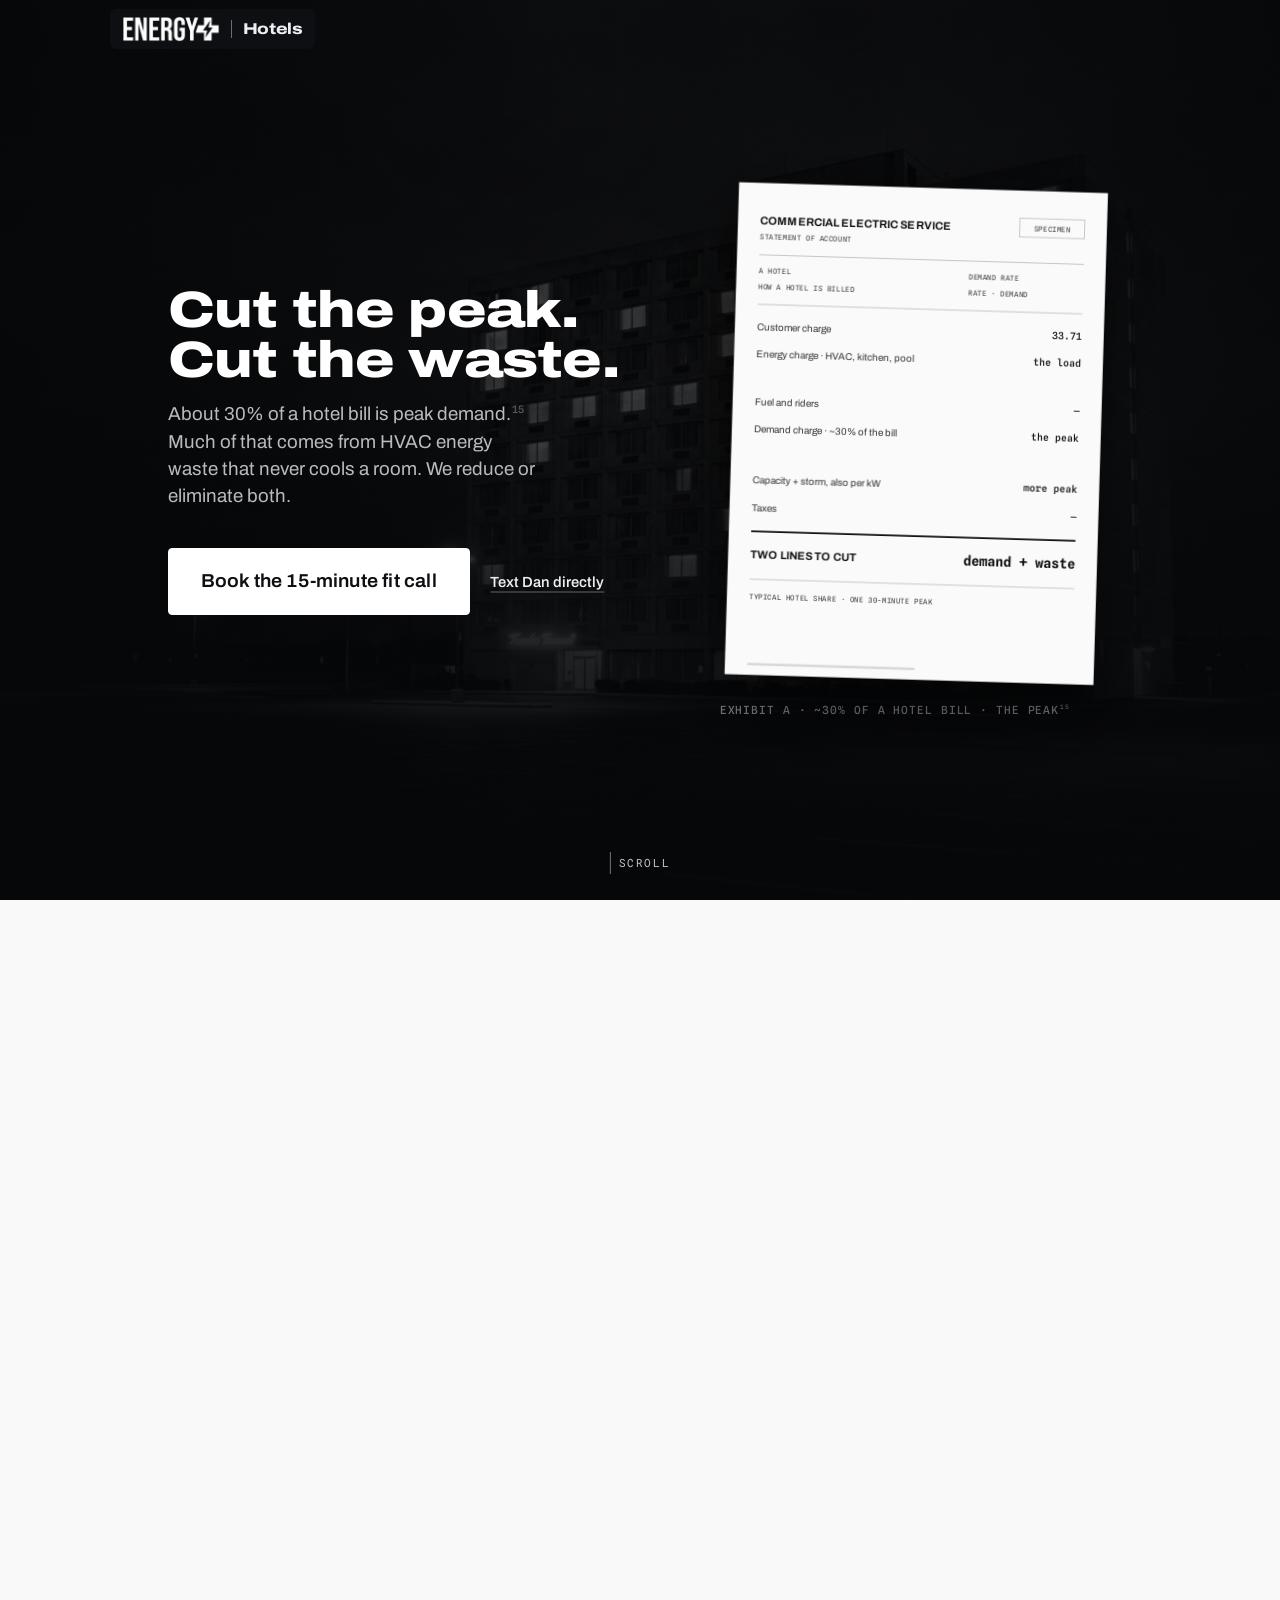
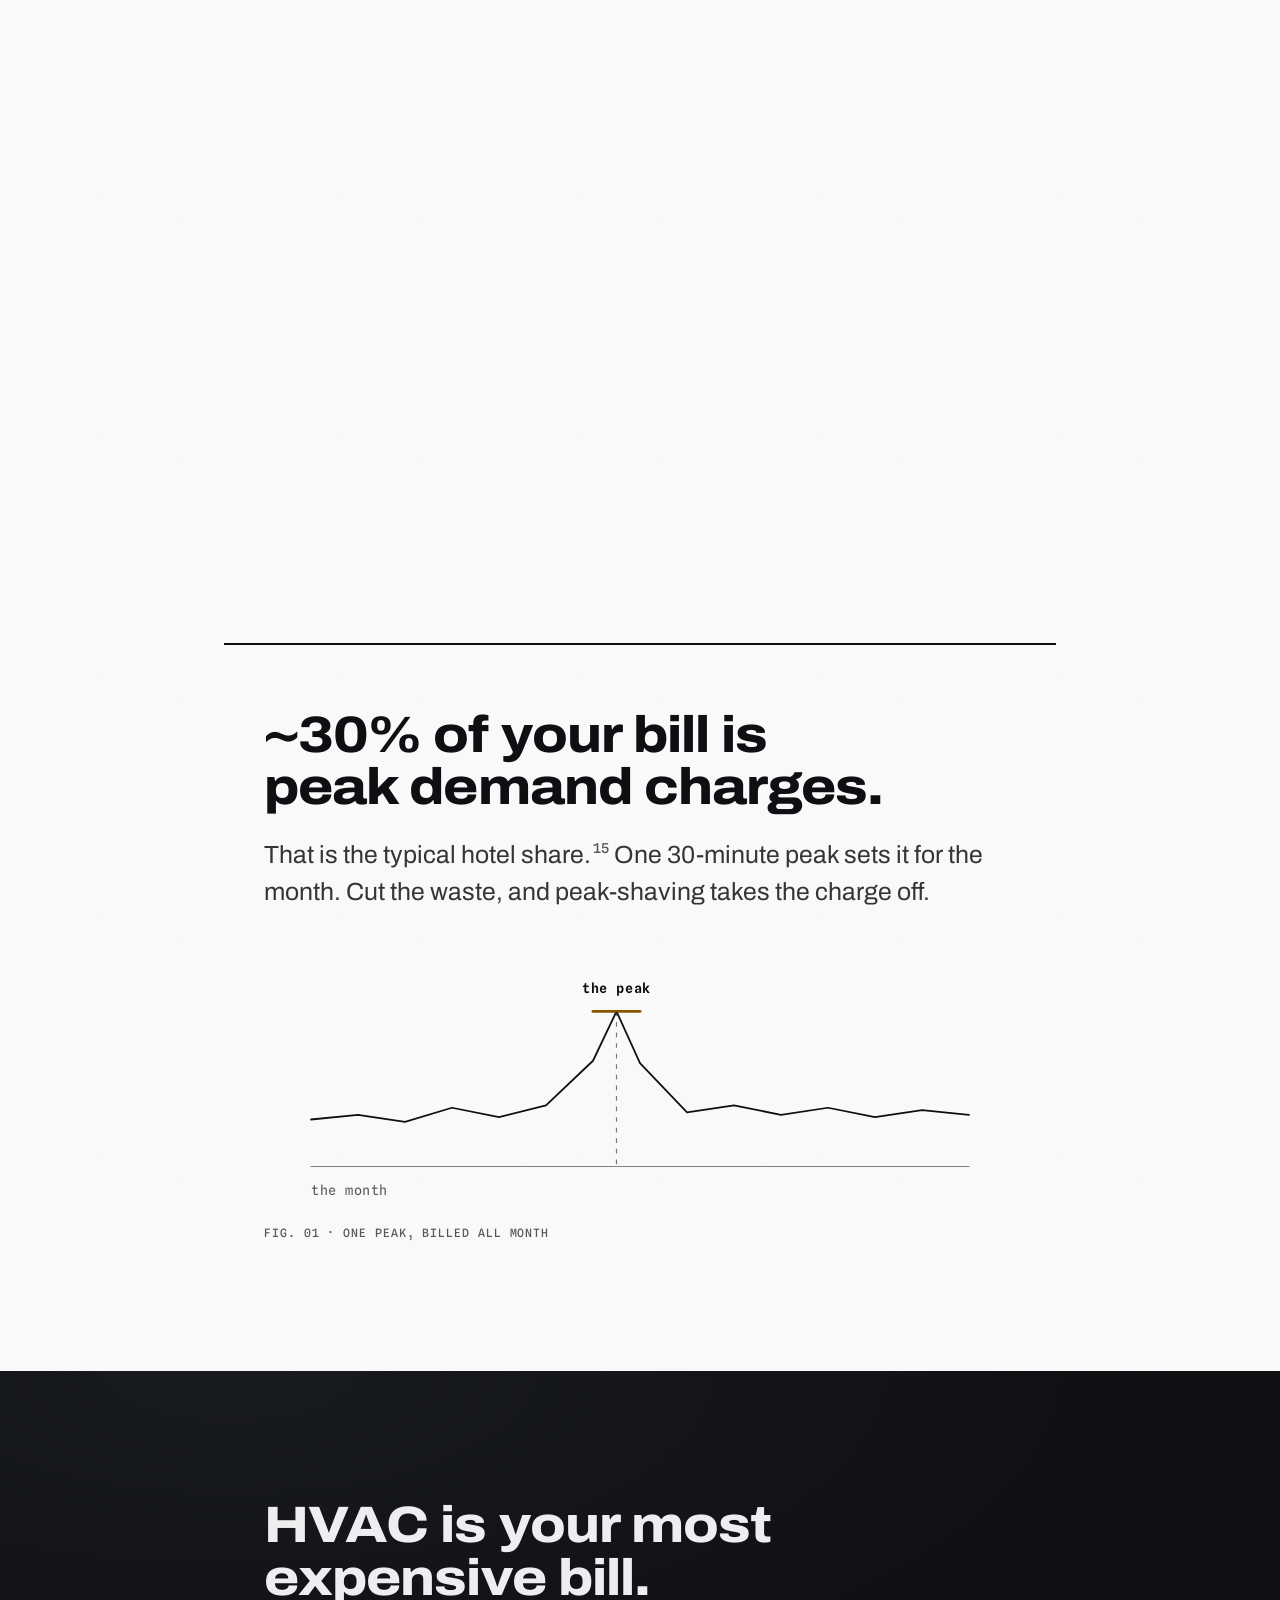
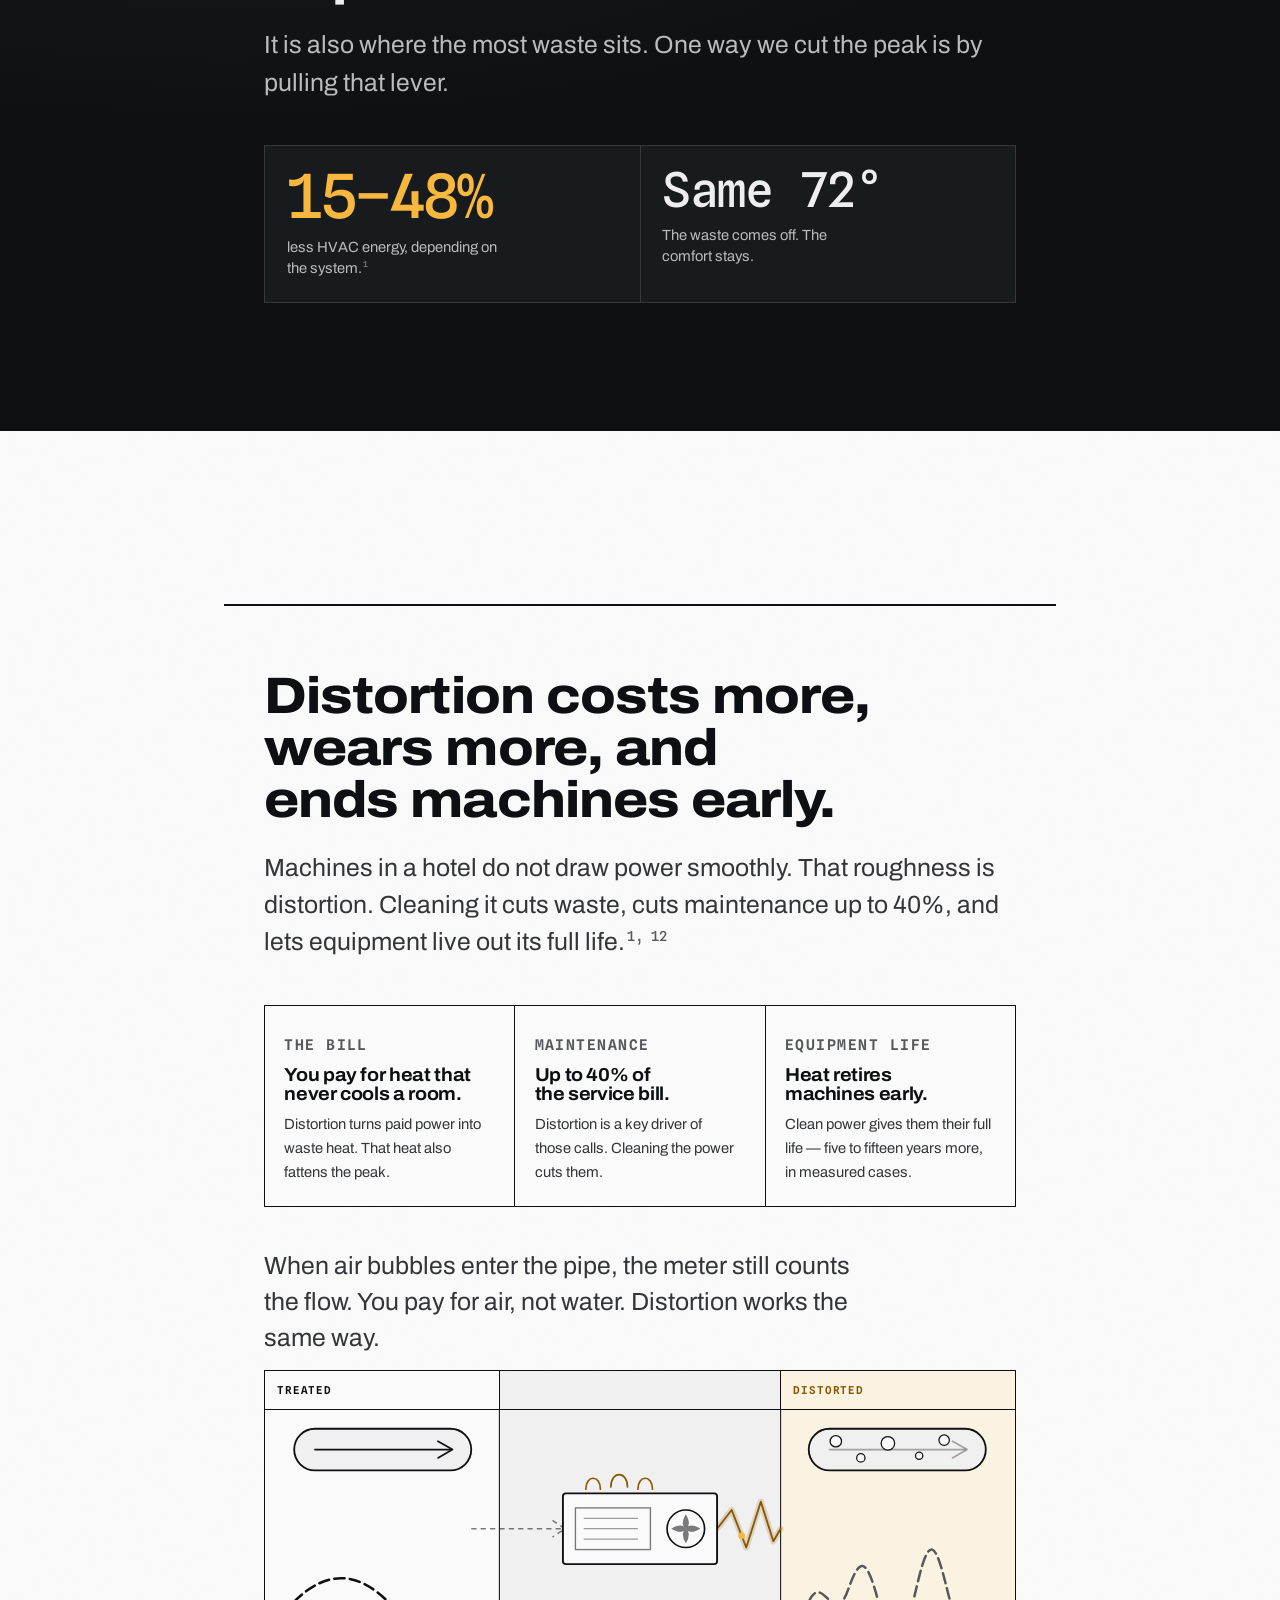
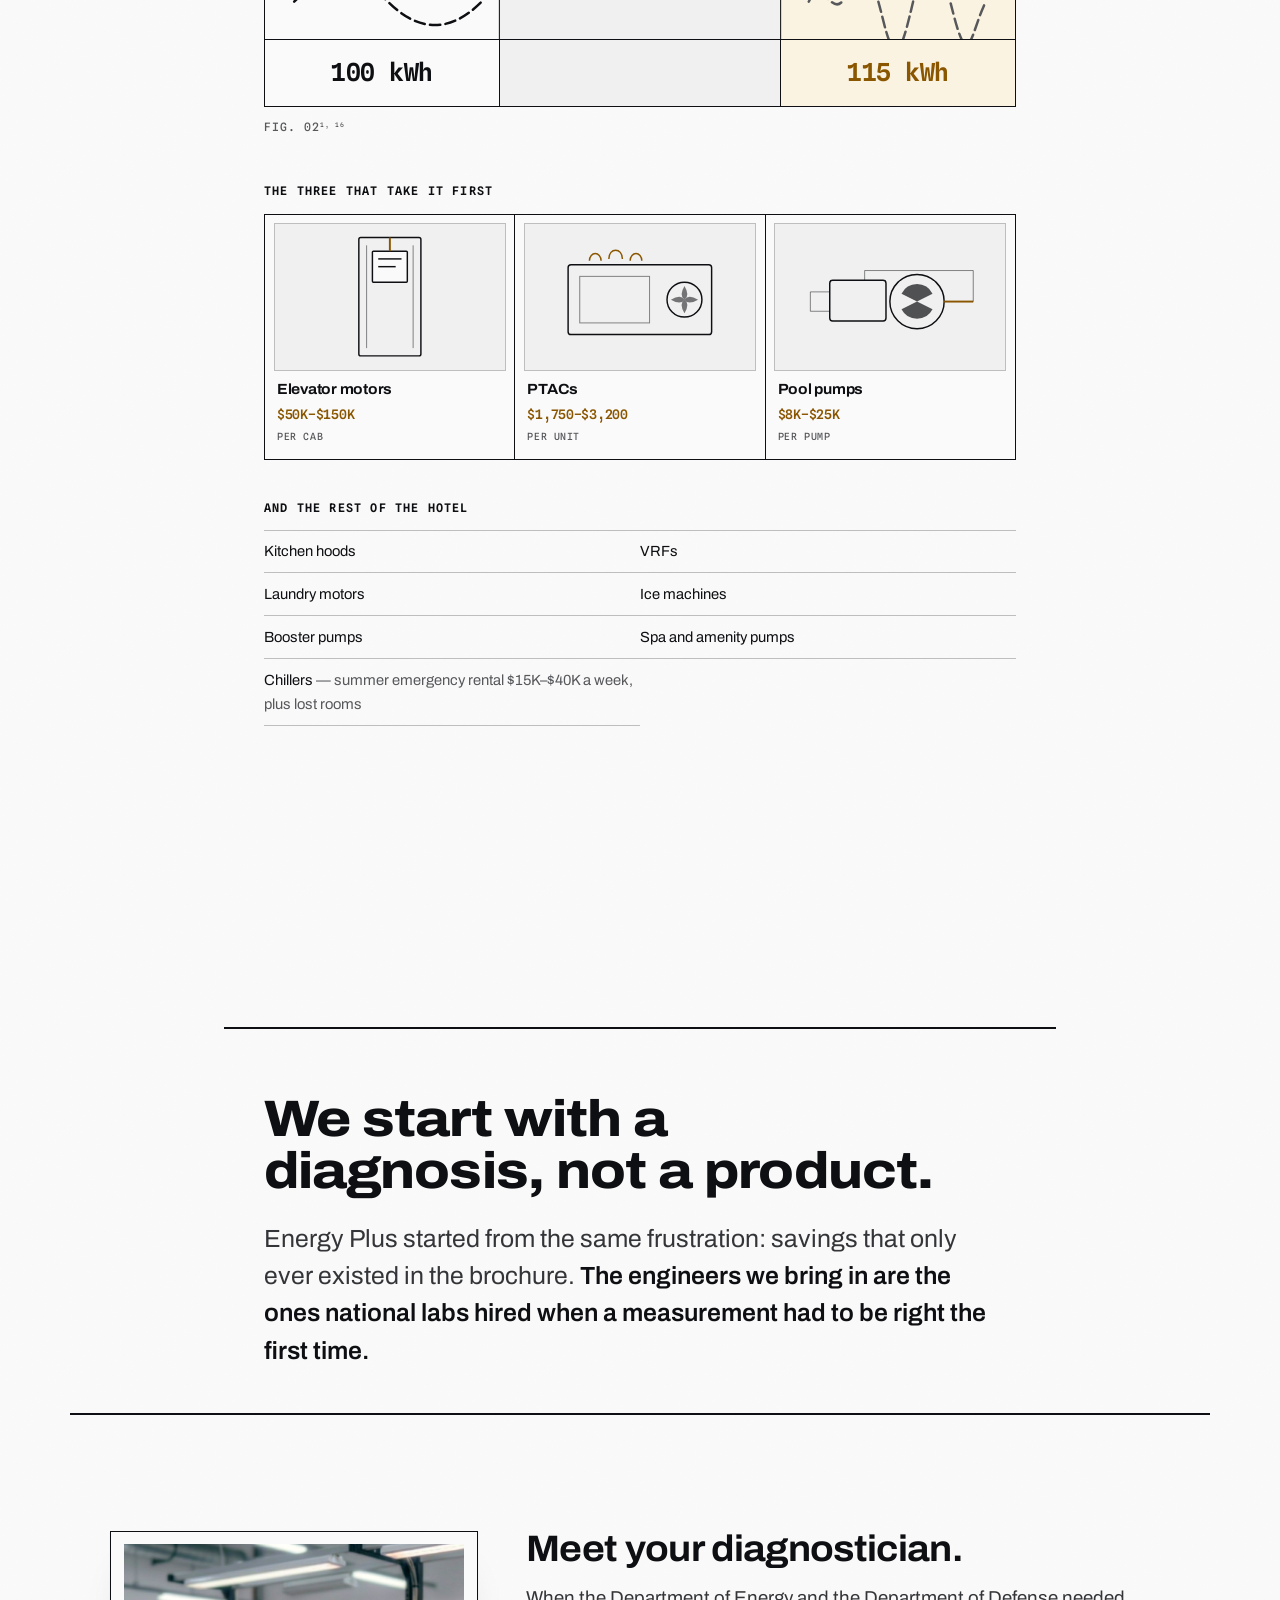
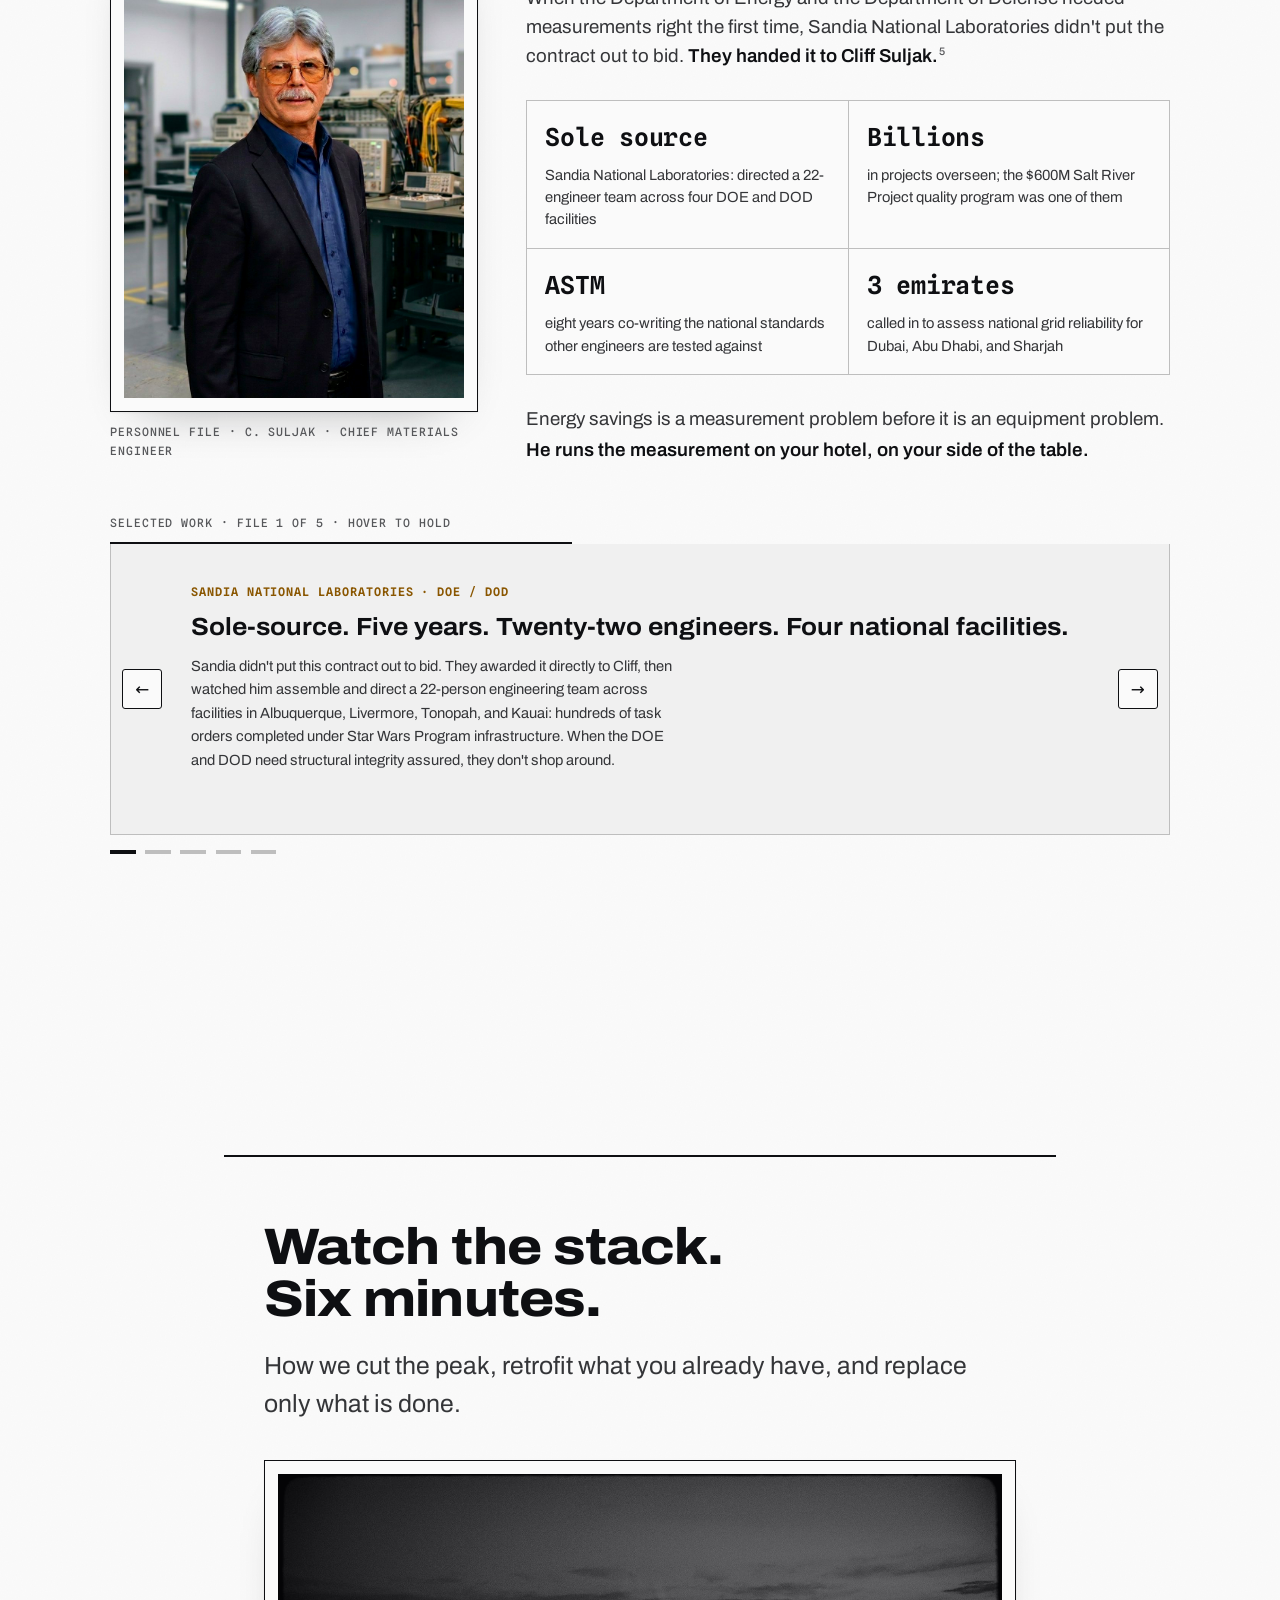
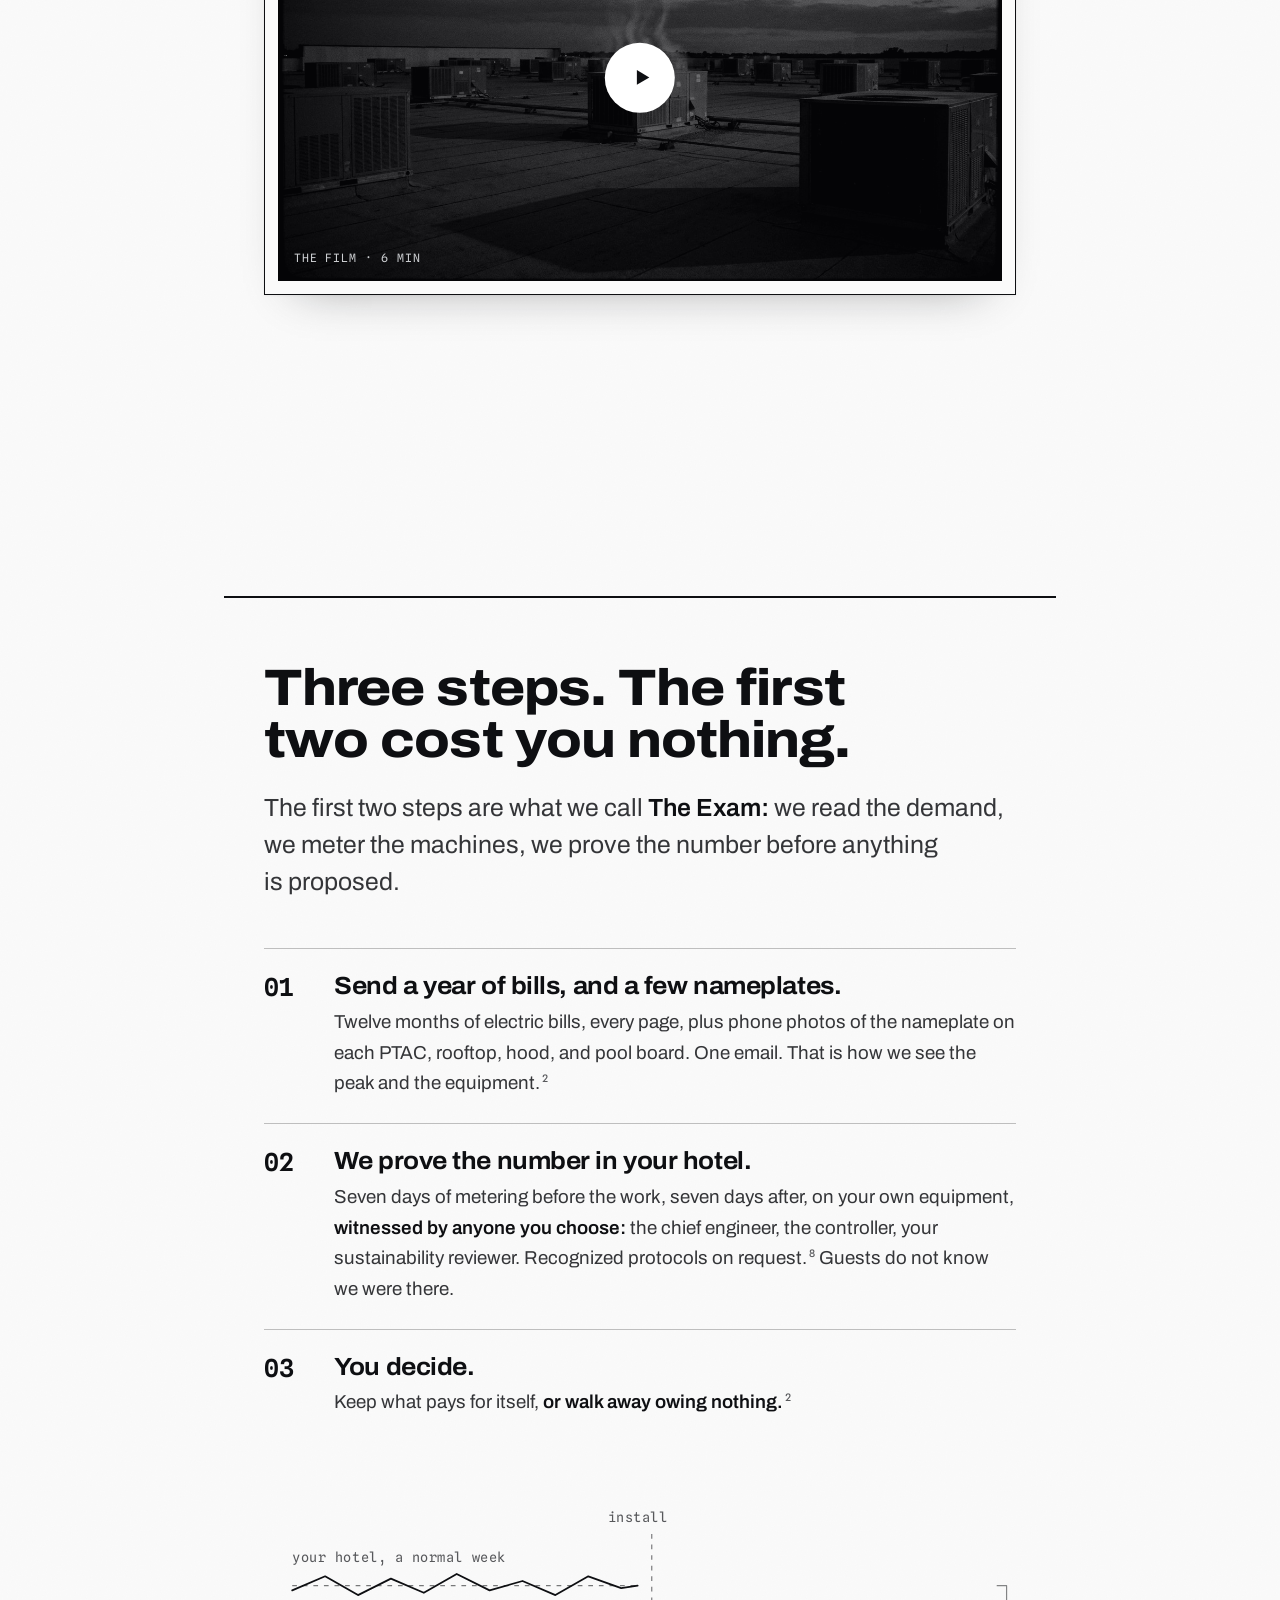
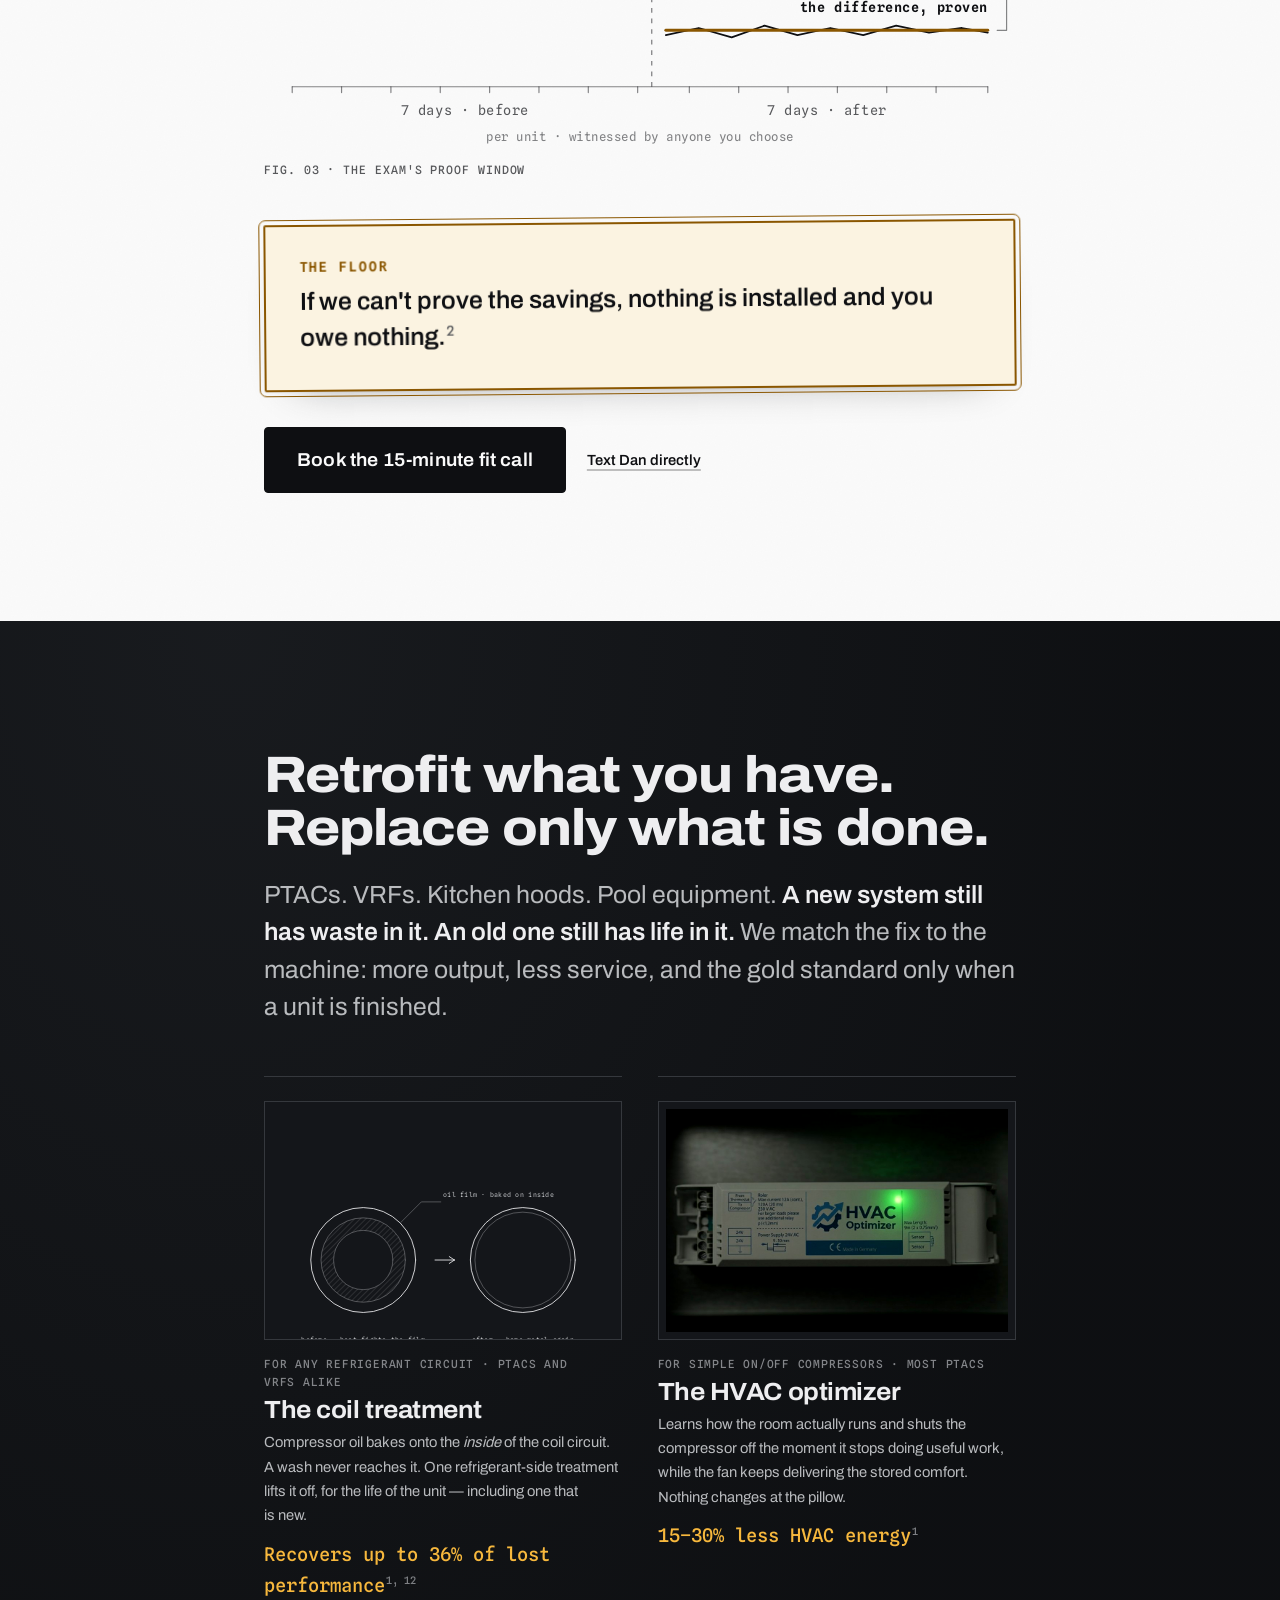
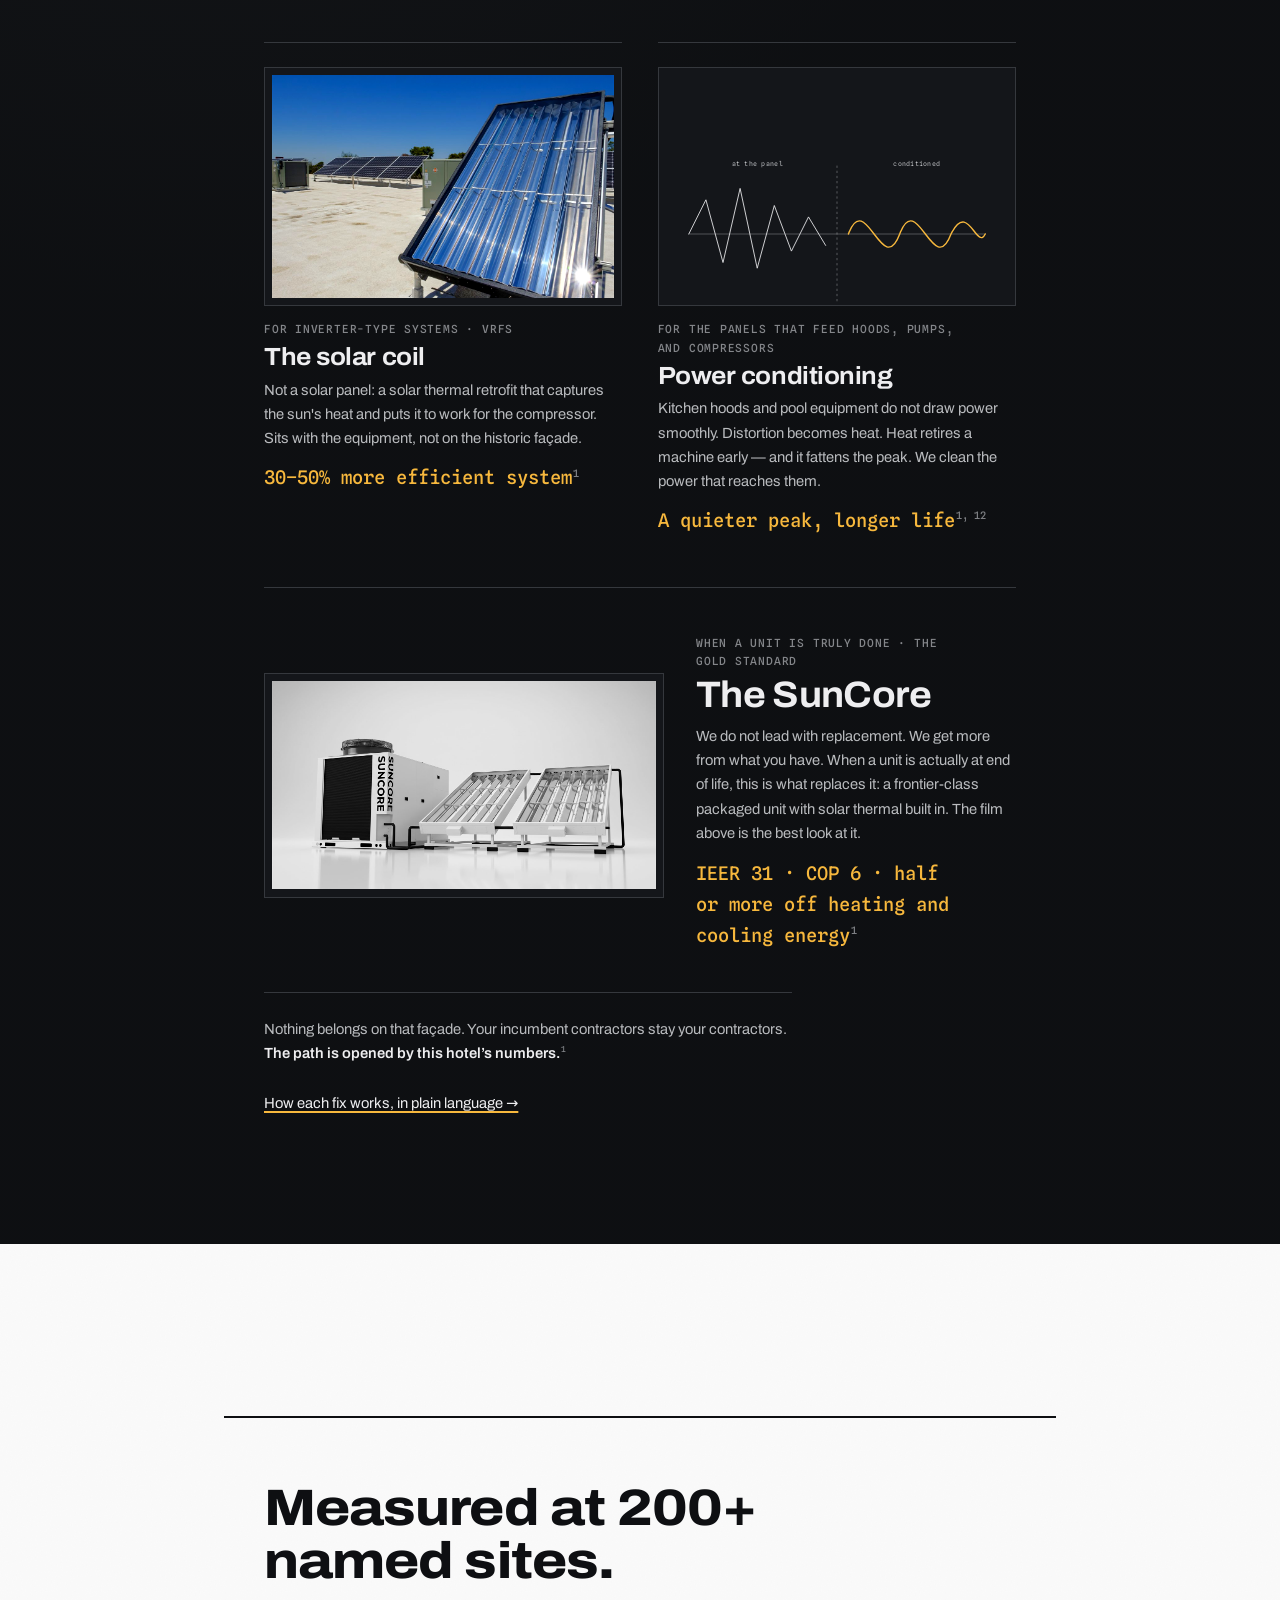
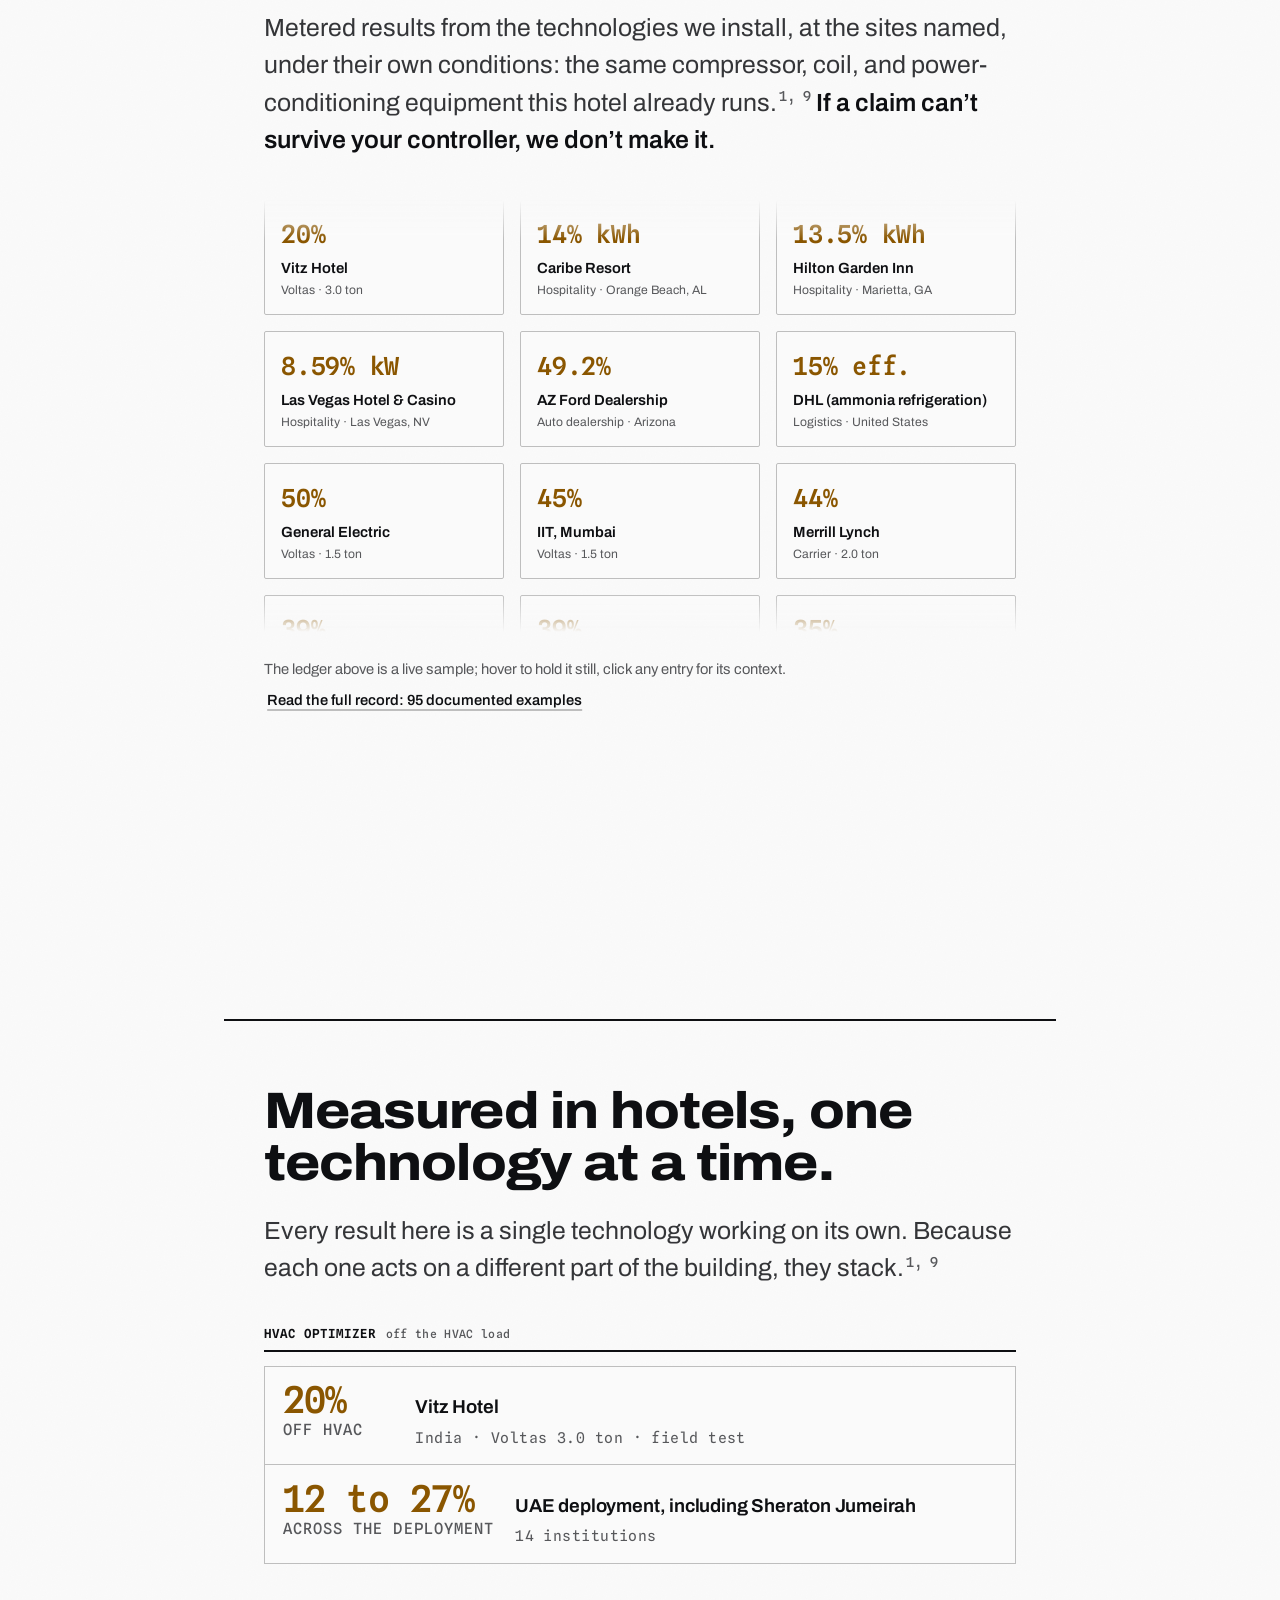
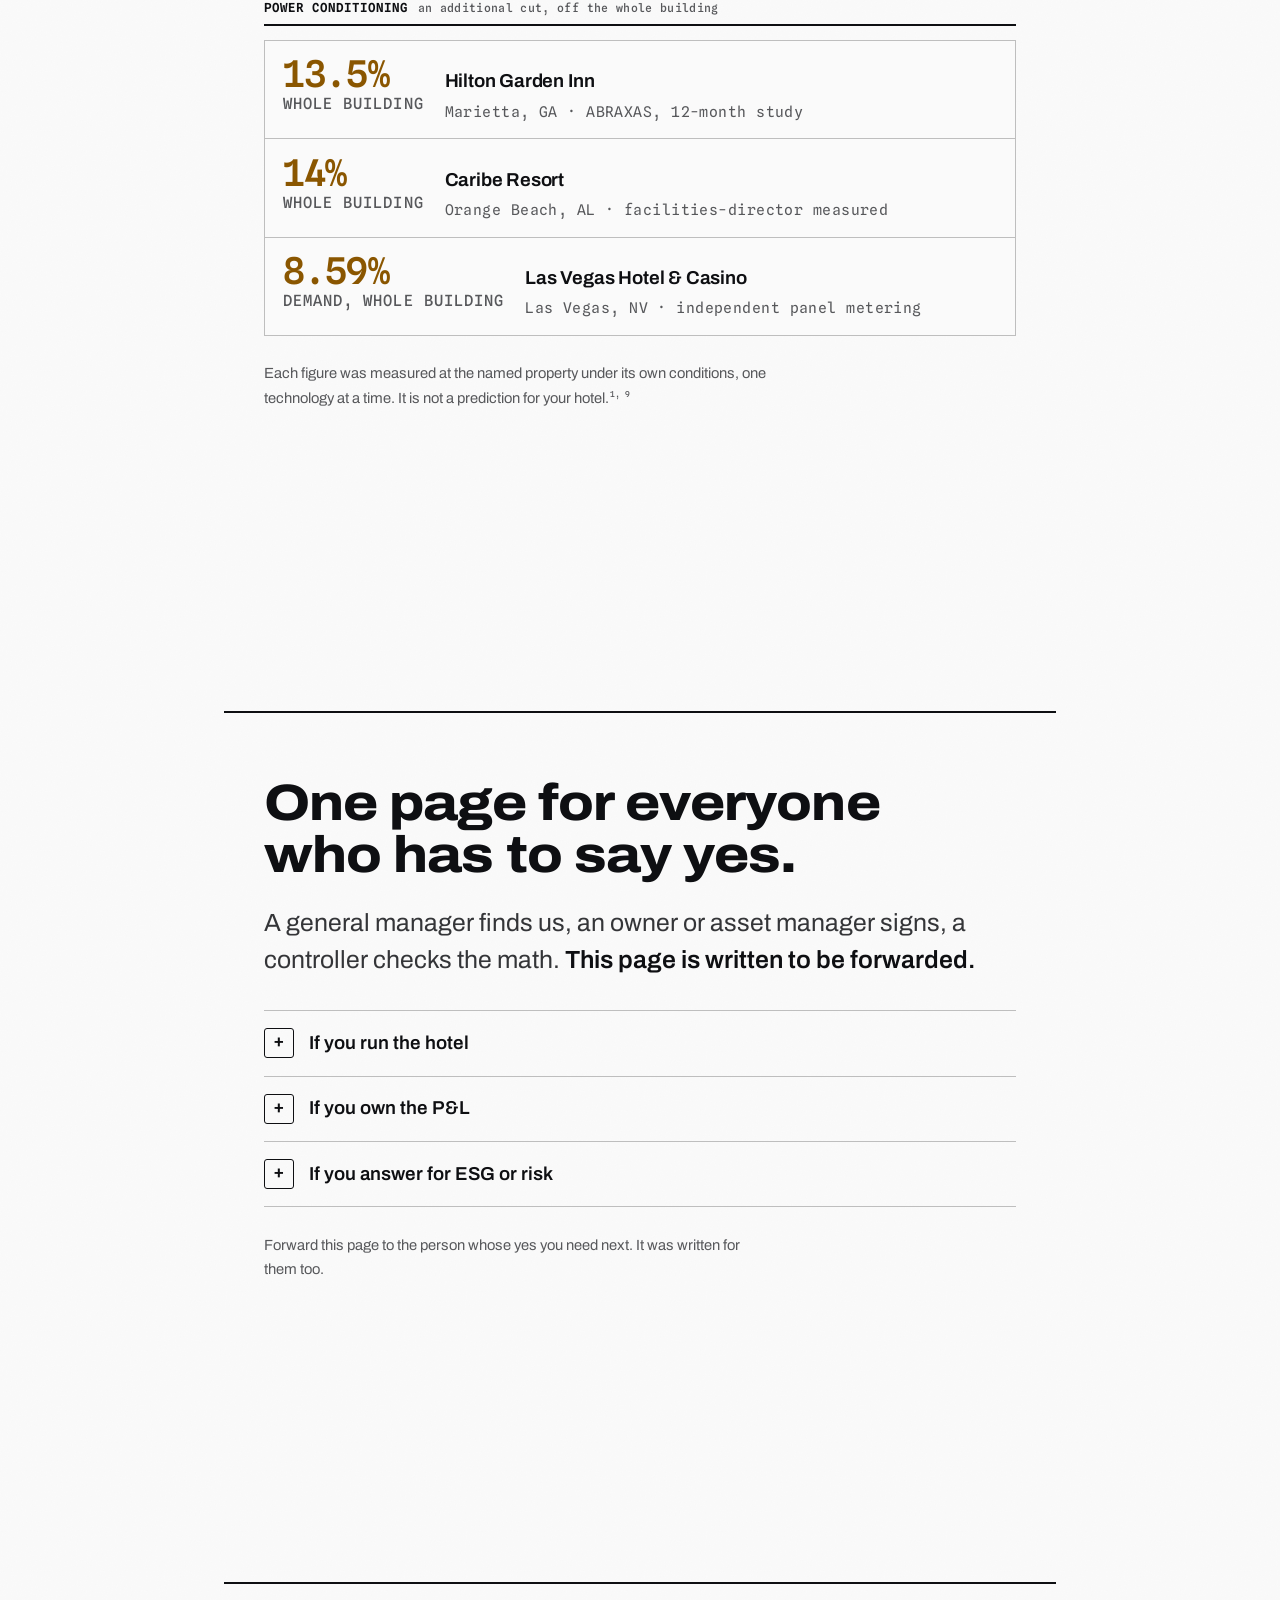
<file: index.html>
<!DOCTYPE html>
<html lang="en">
<head>
<meta charset="UTF-8">
<meta name="viewport" content="width=device-width, initial-scale=1.0">
<title>Energy Plus: cut hotel peak demand and HVAC waste</title>
<meta name="description" content="About 30% of a hotel bill is peak demand. Much of that comes from HVAC energy waste that never cools a room. We reduce or eliminate both.">
<meta property="og:title" content="Energy Plus: cut hotel peak demand and HVAC waste">
<meta property="og:description" content="Peak demand is extra pressure on every bill. HVAC waste is the rest. We take both off.">
<meta property="og:type" content="website">
<meta name="robots" content="noindex, nofollow">
<meta name="color-scheme" content="light">
<meta name="theme-color" content="#fbfbfa">
<link rel="icon" href="assets/img/energy-plus-logo.png">
<link rel="stylesheet" href="assets/fonts/report-fonts.css">
<link rel="stylesheet" href="assets/site.css">
</head>
<body>
<a href="#main" class="skip-link">Skip to content</a>

<header class="head" id="head">
  <div class="wrap head__in">
    <a class="head__mark" href="#top" aria-label="Energy Plus Hotels, home"><img src="assets/img/energy-plus-logo.png" alt="Energy Plus" width="104" height="30"><span class="head__pipe" aria-hidden="true"></span><span class="head__vert">Hotels</span></a>
    <nav class="head__nav" aria-label="Primary">
      <a href="#film">The film</a>
      <a href="#plan">The plan</a>
      <a href="#proof">Proof</a>
      <a href="how-it-works.html">How it works</a>
      <button type="button" class="btn btn--sm" data-book>Book the 15-minute fit call</button>
    </nav>
  </div>
</header>

<main id="main">

  <div class="hero-scrolly">
  <section class="hero" id="top" aria-labelledby="hero-h">
    <div class="hero__media" aria-hidden="true">
      <img src="assets/img/hero-hotel.jpg" alt="" loading="eager" fetchpriority="high">
      <div class="hero__scrim"></div>
    </div>
    <div class="wrap hero__in hero__grid">
      <div class="hero__copy">
        <h1 id="hero-h">Cut the peak. Cut the waste.</h1>
        <p class="hero__lede">About 30% of a hotel bill is peak demand.<sup class="fn"><a href="#notes" aria-label="See note 15">15</a></sup> Much of that comes from HVAC energy waste that never cools a room. We reduce or eliminate both.</p>
        <div class="cta" data-cta>
          <button type="button" class="btn btn--lg" data-book>Book the 15-minute fit call</button>
          <button type="button" class="textlink js-sms-toggle" aria-expanded="false">Text Dan directly</button>
        </div>
        <div class="sms" role="group" aria-label="Text the founder">
          <p class="sms__to">To Dan &middot; (864) 777-0688</p>
          <textarea rows="4" spellcheck="false" aria-label="Message to Dan">Hi Dan, I run a hotel and I want to see what cutting the peak and the HVAC waste would look like, without the sales song and dance. What does it take to qualify?</textarea>
          <div class="sms__foot">
            <div class="sms__desk">
              <img class="sms__qr" src="assets/img/text-dan-qr.png" alt="Scan to open a ready-to-send text to Dan" width="140" height="140" loading="lazy">
              <span class="sms__hint">Scan with your phone. Number and message are already filled in.</span>
            </div>
            <span class="sms__hint sms__hint--phone">Opens in your messages, ready to send.</span>
            <a class="btn btn--sm js-sms-send sms__send" href="#" data-phone="+18647770688">Send message</a>
          </div>
        </div>
      </div>
      <figure class="bill">
        <svg viewBox="0 0 460 592" role="img" aria-labelledby="bill-t">
          <title id="bill-t">How a hotel electric bill is typically structured: peak demand is about 30% of the bill, set by the single worst interval of the month, and the energy charge is mostly HVAC. Both lines come off.</title>
          <rect class="paper" x="14" y="8" width="432" height="576"/>
          <text class="bt" x="40" y="56">COMMERCIAL ELECTRIC SERVICE</text>
          <text class="meta" x="40" y="74">STATEMENT OF ACCOUNT</text>
          <rect class="tag" x="344" y="40" width="76" height="22"/>
          <text class="meta" x="382" y="54.5" text-anchor="middle">SPECIMEN</text>
          <line class="rule" x1="40" y1="92" x2="420" y2="92"/>
          <text class="meta" x="40" y="114">A HOTEL</text>
          <text class="meta" x="286" y="114">DEMAND RATE</text>
          <text class="meta" x="40" y="132">HOW A HOTEL IS BILLED</text>
          <text class="meta" x="286" y="132">RATE &middot; DEMAND</text>
          <line class="rule" x1="40" y1="150" x2="420" y2="150"/>
          <text class="row" x="40" y="180">Customer charge</text>
          <text class="amt" x="420" y="180" text-anchor="end">33.71</text>
          <text class="row" x="40" y="212">Energy charge &middot; HVAC, kitchen, pool</text>
          <text class="amt" x="420" y="212" text-anchor="end">the load</text>
          <text class="row" x="40" y="268">Fuel and riders</text>
          <text class="amt" x="420" y="268" text-anchor="end">&mdash;</text>
          <text class="row" x="40" y="300">Demand charge &middot; ~30% of the bill</text>
          <text class="amt" x="420" y="300" text-anchor="end">the peak</text>
          <text class="row" x="40" y="360">Capacity + storm, also per kW</text>
          <text class="amt" x="420" y="360" text-anchor="end">more peak</text>
          <text class="row" x="40" y="392">Taxes</text>
          <text class="amt" x="420" y="392" text-anchor="end">&mdash;</text>
          <line class="rule rule--ink" x1="40" y1="416" x2="420" y2="416"/>
          <text class="bt" x="40" y="448">TWO LINES TO CUT</text>
          <text class="amt amt--total" x="420" y="449" text-anchor="end">demand + waste</text>
          <line class="rule" x1="40" y1="472" x2="420" y2="472"/>
          <text class="meta" x="40" y="496">TYPICAL HOTEL SHARE &middot; ONE 30-MINUTE PEAK</text>
          <rect class="fine" x="40" y="570" width="196" height="3"/>
          <path class="mk" pathLength="1" style="--d:0" d="M336 221 C 358 226, 398 223, 423 219"/>
          <path class="mk" pathLength="1" style="--d:0" d="M196 233 C 248 240, 296 233, 328 224 M328 224 l -8.5 -1.5 M328 224 l -3.5 7.5"/>
          <text class="mk-t" x="40" y="234" style="--d:0" transform="rotate(-2 40 234)">HVAC IS MOST OF THIS. EVEN A</text>
          <text class="mk-t" x="40" y="248" style="--d:0" transform="rotate(-2 40 248)">NEW SYSTEM LEAVES WASTE.</text>
          <path class="mk" pathLength="1" style="--d:1" d="M352 296 C 350 281, 428 279, 430 294 C 432 310, 353 313, 351 298 C 350 287, 370 283, 392 282"/>
          <path class="mk" pathLength="1" style="--d:1" d="M282 322 C 310 320, 332 314, 347 306 M347 306 l -8.5 0.5 M347 306 l -4.5 7"/>
          <text class="mk-t" x="40" y="326" style="--d:1" transform="rotate(-2 40 326)">ONE 30-MINUTE PEAK. ROOMS,</text>
          <text class="mk-t" x="40" y="340" style="--d:1" transform="rotate(-2 40 340)">KITCHEN, POOL &mdash; ALL AT ONCE.</text>
          <path class="mk" pathLength="1" style="--d:2" d="M330 461 C 356 467, 396 464, 424 459"/>
          <path class="mk" pathLength="1" style="--d:2" d="M244 524 C 296 522, 346 500, 370 472 M370 472 l -9 1.5 M370 472 l -1.5 9"/>
          <text class="mk-t mk-t--big" x="40" y="522" style="--d:2" transform="rotate(-1.5 40 522)">TAKE THE PEAK OFF.</text>
          <text class="mk-t mk-t--big" x="40" y="546" style="--d:2" transform="rotate(-1.5 40 546)">THEN TAKE THE WASTE OFF.</text>
        </svg>
        <figcaption class="bill__cap">Exhibit A &middot; ~30% of a hotel bill &middot; the peak<sup class="fn"><a href="#notes" aria-label="See note 15">15</a></sup></figcaption>
      </figure>
    </div>
    <div class="scrollcue" aria-hidden="true"><span></span>scroll</div>
  </section>
  </div>

  <section class="beat beat--rule" id="problem" aria-labelledby="problem-h">
    <div class="wrap beat__narrow">
      <h2 id="problem-h">~30% of your bill is peak demand charges.</h2>
      <p class="lead">That is the typical hotel share.<sup class="fn"><a href="#notes" aria-label="See note 15">15</a></sup> One 30-minute peak sets it for the month. Cut the waste, and peak-shaving takes the charge off.</p>
      <figure class="fig" aria-label="Diagram: one 30-minute peak sets the demand charge for the entire month">
        <svg viewBox="0 0 640 220" role="img" aria-hidden="true">
          <line class="d soft" pathLength="1" style="--d:0" x1="40" y1="180" x2="600" y2="180"/>
          <path class="d" pathLength="1" style="--d:1" d="M40 140 L80 136 L120 142 L160 130 L200 138 L240 128 L280 90 L300 48 L320 92 L360 134 L400 128 L440 136 L480 130 L520 138 L560 132 L600 136"/>
          <line class="d amber" pathLength="1" style="--d:2" x1="280" y1="48" x2="320" y2="48"/>
          <line class="dash fade" x1="300" y1="48" x2="300" y2="180"/>
          <text class="lbl lbl--ink" x="300" y="32" text-anchor="middle">the peak</text>
          <text class="lbl" x="40" y="204">the month</text>
        </svg>
        <figcaption>Fig. 01 &middot; One peak, billed all month</figcaption>
      </figure>
    </div>
  </section>

  <section class="beat beat--dark" id="money" aria-labelledby="money-h">
    <div class="wrap beat__narrow">
      <h2 id="money-h">HVAC is your most expensive bill.</h2>
      <p class="lead lead--dark">It is also where the most waste sits. One way we cut the peak is by pulling that lever.</p>
      <div class="pair" role="list">
        <article role="listitem">
          <p class="pair__fig">15&ndash;48%</p>
          <p class="pair__label">less HVAC energy, depending on the system.<sup class="fn"><a href="#notes" aria-label="See note 1">1</a></sup></p>
        </article>
        <article role="listitem">
          <p class="pair__fig pair__fig--ink">Same 72&deg;</p>
          <p class="pair__label">The waste comes off. The comfort stays.</p>
        </article>
      </div>
    </div>
  </section>

  <section class="beat beat--rule" id="distort" aria-labelledby="distort-h">
    <div class="wrap beat__narrow">
      <h2 id="distort-h">Distortion costs more, wears more, and ends machines early.</h2>
      <p class="lead">Machines in a hotel do not draw power smoothly. That roughness is distortion. Cleaning it cuts waste, cuts maintenance up to 40%, and lets equipment live out its full life.<sup class="fn"><a href="#notes" aria-label="See notes 1 and 12">1, 12</a></sup></p>
      <div class="tri" role="list">
        <article role="listitem">
          <p class="tri__kicker">The bill</p>
          <h3>You pay for heat that never cools a room.</h3>
          <p>Distortion turns paid power into waste heat. That heat also fattens the peak.</p>
        </article>
        <article role="listitem">
          <p class="tri__kicker">Maintenance</p>
          <h3>Up to 40% of the service bill.</h3>
          <p>Distortion is a key driver of those calls. Cleaning the power cuts them.</p>
        </article>
        <article role="listitem">
          <p class="tri__kicker">Equipment life</p>
          <h3>Heat retires machines early.</h3>
          <p>Clean power gives them their full life &mdash; five to fifteen years more, in measured cases.</p>
        </article>
      </div>

      <p class="analog__lede">When air bubbles enter the pipe, the meter still counts the flow. You pay for air, not water. Distortion works the same way.</p>
      <figure class="analog" aria-label="Treated power on the left, a PTAC in the middle, distorted power on the right. The meter reads 100 kilowatt-hours on the left and 115 on the right.">
        <div class="analog__board">
          <div class="analog__head">
            <p class="analog__cap">Treated</p>
            <p class="analog__cap analog__cap--mid" aria-hidden="true"></p>
            <p class="analog__cap analog__cap--hot">Distorted</p>
          </div>
          <svg class="analog__svg" viewBox="0 0 720 220" aria-hidden="true">
            <rect class="a-wash a-wash--mid" x="225" y="0" width="270" height="220"/>
            <rect class="a-wash a-wash--hot" x="495" y="0" width="225" height="220"/>
            <line class="a-rule" x1="225" y1="0" x2="225" y2="220"/>
            <line class="a-rule" x1="495" y1="0" x2="495" y2="220"/>

            <rect class="a-pipe" x="28" y="18" width="170" height="40" rx="20"/>
            <line class="a-flow" x1="48" y1="38" x2="178" y2="38"/>
            <polyline class="a-flow" points="166,30 180,38 166,46"/>

            <rect class="a-pipe" x="522" y="18" width="170" height="40" rx="20"/>
            <line class="a-flow a-flow--faint" x1="542" y1="38" x2="672" y2="38"/>
            <polyline class="a-flow a-flow--faint" points="660,30 674,38 660,46"/>
            <circle class="a-blob b0" cx="548" cy="30" r="5.5"/>
            <circle class="a-blob b1" cx="572" cy="46" r="4"/>
            <circle class="a-blob b2" cx="598" cy="32" r="6.5"/>
            <circle class="a-blob b3" cx="628" cy="44" r="3.5"/>
            <circle class="a-blob b0" cx="652" cy="29" r="5"/>

            <path class="a-wave a-wave--clean" d="M28 184 C 58 154, 88 154, 118 184 S 178 214, 208 184"/>
            <path class="a-wave a-wave--dirty" d="M522 184 C 536 154, 546 212, 560 172 S 580 148, 594 204 S 614 216, 628 160 S 648 148, 662 200 S 678 212, 692 184"/>

            <line class="a-in" x1="198" y1="114" x2="286" y2="114"/>
            <polyline class="a-in" points="276,106 288,114 276,122"/>

            <path class="a-out-glow" d="M434 114 L448 96 L462 132 L476 88 L488 126 L495 114"/>
            <path class="a-out" d="M434 114 L448 96 L462 132 L476 88 L488 126 L495 114"/>
            <circle class="a-spark" r="3.2">
              <animateMotion dur="2.4s" repeatCount="indefinite" path="M434 114 L448 96 L462 132 L476 88 L488 126 L495 114"/>
            </circle>

            <g class="a-ptac" transform="translate(360 114)">
              <rect class="a-ptac-body" x="-74" y="-34" width="148" height="68" rx="3"/>
              <rect class="a-ptac-vent" x="-62" y="-20" width="72" height="40"/>
              <line class="a-ptac-slat" x1="-54" y1="-10" x2="-2" y2="-10"/>
              <line class="a-ptac-slat" x1="-54" y1="0" x2="-2" y2="0"/>
              <line class="a-ptac-slat" x1="-54" y1="10" x2="-2" y2="10"/>
              <g transform="translate(44 0)">
                <g class="a-fan">
                  <circle r="18"/>
                  <path d="M0 -14 Q6 -4 0 0 Q-6 -4 0 -14 M0 14 Q6 4 0 0 Q-6 4 0 14 M-14 0 Q-4 6 0 0 Q-4 -6 -14 0 M14 0 Q4 6 0 0 Q4 -6 14 0"/>
                </g>
              </g>
              <path class="a-heat" d="M-52 -38 C-52 -52, -38 -52, -38 -38"/>
              <path class="a-heat" d="M-28 -40 C-28 -56, -12 -56, -12 -40"/>
              <path class="a-heat" d="M-2 -38 C-2 -52, 12 -52, 12 -38"/>
            </g>
          </svg>
          <div class="analog__foot">
            <div class="analog__meter">
              <p class="analog__kwh">100 kWh</p>
            </div>
            <div class="analog__meter analog__meter--mid" aria-hidden="true"></div>
            <div class="analog__meter analog__meter--hot">
              <p class="analog__kwh">115 kWh</p>
            </div>
          </div>
        </div>
        <figcaption>Fig. 02<sup class="fn"><a href="#notes" aria-label="See notes 1 and 16">1, 16</a></sup></figcaption>
      </figure>

      <p class="hurt__kicker">The three that take it first</p>
      <ul class="hurt">
        <li>
          <div class="hurt__stage" aria-hidden="true">
            <svg class="hurt__svg hurt__svg--lift" viewBox="0 0 220 150">
              <rect class="d" x="78" y="14" width="64" height="122" rx="2"/>
              <line class="d soft" x1="86" y1="22" x2="86" y2="128"/>
              <line class="d soft" x1="134" y1="22" x2="134" y2="128"/>
              <g class="cab">
                <rect x="92" y="28" width="36" height="32" rx="1"/>
                <line x1="98" y1="36" x2="122" y2="36"/>
                <line x1="98" y1="44" x2="116" y2="44"/>
              </g>
              <line class="d amber" x1="110" y1="14" x2="110" y2="28"/>
            </svg>
          </div>
          <h3>Elevator motors</h3>
          <p class="hurt__cost">$50K&ndash;$150K <span>per cab</span></p>
        </li>
        <li>
          <div class="hurt__stage" aria-hidden="true">
            <svg class="hurt__svg hurt__svg--ptac" viewBox="0 0 220 150">
              <rect class="d" x="36" y="42" width="148" height="72" rx="3"/>
              <rect class="d soft" x="48" y="54" width="72" height="48"/>
              <g transform="translate(156 78)">
                <g class="fan">
                  <circle r="18" fill="none" stroke="currentColor" stroke-width="1.5"/>
                  <path d="M0 -14 Q6 -4 0 0 Q-6 -4 0 -14 M0 14 Q6 4 0 0 Q-6 4 0 14 M-14 0 Q-4 6 0 0 Q-4 -6 -14 0 M14 0 Q4 6 0 0 Q4 -6 14 0"/>
                </g>
              </g>
              <path class="heat" d="M58 38 C58 28, 70 28, 70 38"/>
              <path class="heat" d="M78 36 C78 24, 92 24, 92 36"/>
              <path class="heat" d="M100 38 C100 28, 112 28, 112 38"/>
            </svg>
          </div>
          <h3>PTACs</h3>
          <p class="hurt__cost">$1,750&ndash;$3,200 <span>per unit</span></p>
        </li>
        <li>
          <div class="hurt__stage" aria-hidden="true">
            <svg class="hurt__svg hurt__svg--pump" viewBox="0 0 220 150">
              <rect class="d" x="48" y="58" width="58" height="42" rx="3"/>
              <circle class="d" cx="138" cy="80" r="28"/>
              <g transform="translate(138 80)">
                <g class="imp">
                  <path d="M0 0 L0 -18 A18 18 0 0 1 16 -8 Z M0 0 L16 8 A18 18 0 0 1 -16 8 Z M0 0 L-16 -8 A18 18 0 0 1 0 -18 Z"/>
                </g>
              </g>
              <path class="d soft" d="M48 70 H28 V90 H48"/>
              <path class="d amber" d="M166 80 H196"/>
              <path class="d soft" d="M196 80 V48 H84 V58"/>
            </svg>
          </div>
          <h3>Pool pumps</h3>
          <p class="hurt__cost">$8K&ndash;$25K <span>per pump</span></p>
        </li>
      </ul>
      <div class="also">
        <p class="also__h">And the rest of the hotel</p>
        <ul>
          <li>Kitchen hoods</li>
          <li>VRFs</li>
          <li>Laundry motors</li>
          <li>Ice machines</li>
          <li>Booster pumps</li>
          <li>Spa and amenity pumps</li>
          <li>Chillers <span>&mdash; summer emergency rental $15K&ndash;$40K a week, plus lost rooms</span></li>
        </ul>
      </div>
    </div>
  </section>

  <section class="beat beat--rule" id="guide" aria-labelledby="guide-h">
    <div class="wrap beat__narrow">
      <h2 id="guide-h">We start with a diagnosis, not a product.</h2>
      <p class="lead">Energy Plus started from the same frustration: savings that only ever existed in the brochure. <strong>The engineers we bring in are the ones national labs hired when a measurement had to be right the first time.</strong></p>
    </div>
    <div class="wrap">
      <div class="dossier">
        <figure class="dossier__photo">
          <div class="plate__frame plate__frame--portrait"><img class="js-reveal" src="assets/img/cliff-lab.jpg" alt="Cliff Suljak, Chief Materials Engineer, standing in a materials testing laboratory" loading="lazy"></div>
          <figcaption class="dossier__cap">Personnel file &middot; C. Suljak &middot; Chief Materials Engineer</figcaption>
        </figure>
        <div class="dossier__body">
          <h3 class="dossier__title">Meet your diagnostician.</h3>
          <p class="dossier__lede">When the Department of Energy and the Department of Defense needed measurements right the first time, Sandia National Laboratories didn't put the contract out to bid. <strong>They handed it to Cliff Suljak.</strong><sup class="fn"><a href="#notes" aria-label="See note 5">5</a></sup></p>
          <ul class="creds" aria-label="Career credentials">
            <li><span class="creds__fig">Sole source</span><span class="creds__desc">Sandia National Laboratories: directed a 22-engineer team across four DOE and DOD facilities</span></li>
            <li><span class="creds__fig">Billions</span><span class="creds__desc">in projects overseen; the $600M Salt River Project quality program was one of them</span></li>
            <li><span class="creds__fig">ASTM</span><span class="creds__desc">eight years co-writing the national standards other engineers are tested against</span></li>
            <li><span class="creds__fig">3 emirates</span><span class="creds__desc">called in to assess national grid reliability for Dubai, Abu Dhabi, and Sharjah</span></li>
          </ul>
          <p class="dossier__why">Energy savings is a measurement problem before it is an equipment problem. <strong>He runs the measurement on your hotel, on your side of the table.</strong></p>
        </div>
      </div>
      <div class="workfile" data-workfile>
        <p class="workfile__label">Selected work &middot; file <span data-wf-n>1</span> of 5 &middot; hover to hold</p>
        <div class="workfile__view">
          <div class="workfile__track" data-wf-track>
            <article class="workfile__card">
              <p class="workfile__tag">Sandia National Laboratories &middot; DOE / DOD</p>
              <h4>Sole-source. Five years. Twenty-two engineers. Four national facilities.</h4>
              <p>Sandia didn't put this contract out to bid. They awarded it directly to Cliff, then watched him assemble and direct a 22-person engineering team across facilities in Albuquerque, Livermore, Tonopah, and Kauai: hundreds of task orders completed under Star Wars Program infrastructure. When the DOE and DOD need structural integrity assured, they don't shop around.</p>
            </article>
            <article class="workfile__card">
              <p class="workfile__tag">Salt River Project &middot; Arizona</p>
              <h4>He built the quality control system from scratch. The industry copied it.</h4>
              <p>As Manager of the Materials and Quality Services Division, Cliff created a complete quality control infrastructure for one of the Southwest's largest utilities: metallurgical lab, nondestructive testing, failure analysis, predictive vibration monitoring. The innovations he introduced on the $600M program were later adopted by utilities across the country.</p>
            </article>
            <article class="workfile__card">
              <p class="workfile__tag">York International &middot; Los Angeles County Courts</p>
              <h4>Northridge earthquake. County engineers on the other side. He won.</h4>
              <p>After the Northridge earthquake threatened the world's largest thermal storage system at the LA County Courts facility, York International hired Cliff on a sole-source basis to fix it. He performed the seismic stability analysis, delivered litigation testimony against the county's own engineers and consultants, and prevailed. Then he designed, fabricated, and personally oversaw installation of the custom seismic restraint system.</p>
            </article>
            <article class="workfile__card">
              <p class="workfile__tag">UAE National Power Grid &middot; Dubai &middot; Abu Dhabi &middot; Sharjah</p>
              <h4>Three emirates. One grid. They called him in to assess all of it.</h4>
              <p>What began as a reactive power loss engagement across Dubai, Abu Dhabi, and Sharjah grew into a full operational assessment of the UAE's power grid. Cliff mobilized in-country for extended periods, consulting directly to utility authorities on grid reliability. When a nation's infrastructure is the project, the margin for error is zero.</p>
            </article>
            <article class="workfile__card">
              <p class="workfile__tag">ASTM &middot; Standards Committee &middot; 8 years</p>
              <h4>Eight years helping write the standards everyone else is tested against.</h4>
              <p>For eight years Cliff served on the ASTM committee developing test methods for leading-edge materials diagnostics: advanced composites and ultra-high-strength metals in extreme temperature environments. The methods he helped develop were adopted as national industry acceptance criteria for utility procurement.</p>
            </article>
          </div>
          <button type="button" class="workfile__arrow workfile__arrow--prev" data-wf-prev aria-label="Previous project">&larr;</button>
          <button type="button" class="workfile__arrow workfile__arrow--next" data-wf-next aria-label="Next project">&rarr;</button>
        </div>
        <div class="workfile__dots" data-wf-dots aria-label="Selected work navigation"></div>
      </div>
    </div>
  </section>

  <section class="beat beat--rule" id="film" aria-labelledby="film-h">
    <div class="wrap beat__narrow">
      <h2 id="film-h">Watch the stack. Six minutes.</h2>
      <p class="lead">How we cut the peak, retrofit what you already have, and replace only what is done.</p>
      <div class="film-inline">
        <button type="button" class="film-inline__facade" data-film-inline aria-label="Play the six-minute film">
          <img src="assets/img/film-cover.jpg" alt="" loading="lazy">
          <span class="film-inline__scrim" aria-hidden="true"></span>
          <span class="film-inline__play" aria-hidden="true"><svg viewBox="0 0 24 24" fill="currentColor"><path d="M8 5.5v13l11-6.5z"/></svg></span>
          <span class="film-inline__meta" aria-hidden="true">The film &middot; 6 min</span>
        </button>
      </div>
    </div>
  </section>

  <section class="beat beat--rule" id="plan" aria-labelledby="plan-h">
    <div class="wrap beat__narrow">
      <h2 id="plan-h">Three steps. The first two cost you nothing.</h2>
      <p class="lead">The first two steps are what we call <strong>The Exam:</strong> we read the demand, we meter the machines, we prove the number before anything is proposed.</p>
      <ol class="steps">
        <li>
          <h3>Send a year of bills, and a few nameplates.</h3>
          <p>Twelve months of electric bills, every page, plus phone photos of the nameplate on each PTAC, rooftop, hood, and pool board. One email. That is how we see the peak and the equipment.<sup class="fn"><a href="#notes" aria-label="See note 2">2</a></sup></p>
        </li>
        <li>
          <h3>We prove the number in your hotel.</h3>
          <p>Seven days of metering before the work, seven days after, on your own equipment, <strong>witnessed by anyone you choose:</strong> the chief engineer, the controller, your sustainability reviewer. Recognized protocols on request.<sup class="fn"><a href="#notes" aria-label="See note 8">8</a></sup> Guests do not know we were there.</p>
        </li>
        <li>
          <h3>You decide.</h3>
          <p>Keep what pays for itself, <strong>or walk away owing nothing.</strong><sup class="fn"><a href="#notes" aria-label="See note 2">2</a></sup></p>
        </li>
      </ol>
      <figure class="fig" aria-label="Diagram of the proof window: seven days metered before the install, seven after, and the verified difference">
        <svg viewBox="0 0 640 224" role="img" aria-hidden="true">
          <line class="d soft" pathLength="1" x1="24" y1="170" x2="616" y2="170" style="--d:0"/>
          <path class="d soft" pathLength="1" style="--d:1" d="M24 170 v5 M66 170 v5 M108 170 v5 M150 170 v5 M192 170 v5 M234 170 v5 M276 170 v5 M318 170 v5 M362 170 v5 M404 170 v5 M446 170 v5 M488 170 v5 M530 170 v5 M572 170 v5 M616 170 v5"/>
          <path class="d" pathLength="1" style="--d:2" d="M24 88 L52 76 L80 92 L108 78 L136 90 L164 74 L192 88 L220 80 L248 92 L276 76 L304 86 L318 84"/>
          <line class="dash fade" x1="24" y1="84" x2="318" y2="84"/>
          <line class="dash fade" x1="330" y1="40" x2="330" y2="170"/>
          <path class="d" pathLength="1" style="--d:3" d="M342 126 L370 120 L398 128 L426 118 L454 126 L482 120 L510 126 L538 118 L566 124 L594 120 L616 124"/>
          <line class="d amber" pathLength="1" x1="342" y1="122" x2="616" y2="122" style="--d:4"/>
          <path class="d soft" pathLength="1" d="M624 84 h8 M632 84 v38 M624 122 h8" style="--d:5"/>
          <text class="lbl" x="318" y="30" text-anchor="middle">install</text>
          <text class="lbl" x="24" y="64">your hotel, a normal week</text>
          <text class="lbl lbl--ink" x="616" y="106" text-anchor="end">the difference, proven</text>
          <text class="lbl" x="171" y="194" text-anchor="middle">7 days &middot; before</text>
          <text class="lbl" x="479" y="194" text-anchor="middle">7 days &middot; after</text>
          <text class="lbl soft-t" x="320" y="216" text-anchor="middle">per unit &middot; witnessed by anyone you choose</text>
        </svg>
        <figcaption>Fig. 03 &middot; The Exam's proof window</figcaption>
      </figure>
      <div class="floor">
        <h3>The Floor</h3>
        <p>If we can't prove the savings, nothing is installed and you owe nothing.<sup class="fn"><a href="#notes" aria-label="See note 2">2</a></sup></p>
      </div>
      <div class="cta" data-cta>
        <button type="button" class="btn btn--lg" data-book>Book the 15-minute fit call</button>
        <button type="button" class="textlink js-sms-toggle" aria-expanded="false">Text Dan directly</button>
      </div>
      <div class="sms" role="group" aria-label="Text the founder">
        <p class="sms__to">To Dan &middot; (864) 777-0688</p>
        <textarea rows="4" spellcheck="false" aria-label="Message to Dan">Hi Dan, I run a hotel and I want to see what cutting the peak and the HVAC waste would look like, without the sales song and dance. What does it take to qualify?</textarea>
        <div class="sms__foot">
          <div class="sms__desk">
            <img class="sms__qr" src="assets/img/text-dan-qr.png" alt="Scan to open a ready-to-send text to Dan" width="140" height="140" loading="lazy">
            <span class="sms__hint">Scan with your phone. Number and message are already filled in.</span>
          </div>
          <span class="sms__hint sms__hint--phone">Opens in your messages, ready to send.</span>
          <a class="btn btn--sm js-sms-send sms__send" href="#" data-phone="+18647770688">Send message</a>
        </div>
      </div>
    </div>
  </section>

  <section class="beat beat--dark" id="kit" aria-labelledby="kit-h">
    <div class="wrap beat__narrow">
      <h2 id="kit-h">Retrofit what you have. Replace only what is done.</h2>
      <p class="lead lead--dark">PTACs. VRFs. Kitchen hoods. Pool equipment. <strong>A new system still has waste in it. An old one still has life in it.</strong> We match the fix to the machine: more output, less service, and the gold standard only when a unit is finished.</p>
      <ul class="kit" aria-label="The systems we match to this hotel">
        <li>
          <div class="kit__img kit__img--draw">
            <figure class="fig fig--kit" aria-label="Cutaway drawing of a coil tube: an oil film lining the inside wall before treatment, bare metal restored after">
              <svg viewBox="0 0 600 400" role="img" aria-hidden="true">
                <defs>
                  <pattern id="hatch-oil" width="7" height="7" patternTransform="rotate(45)" patternUnits="userSpaceOnUse">
                    <line x1="0" y1="0" x2="0" y2="7" stroke="currentColor" stroke-width="1"/>
                  </pattern>
                </defs>
                <circle class="d" pathLength="1" cx="160" cy="186" r="92" style="--d:0"/>
                <circle class="d soft" pathLength="1" cx="160" cy="186" r="74" style="--d:1"/>
                <circle class="d soft" pathLength="1" cx="160" cy="186" r="52" style="--d:1"/>
                <path class="fade" style="--o:0.4" d="M160 112 a74 74 0 1 0 0.01 0 Z M160 134 a52 52 0 1 1 -0.01 0 Z" fill-rule="evenodd" fill="url(#hatch-oil)"/>
                <path class="d soft" pathLength="1" style="--d:2" d="M226 120 L262 84 L296 84"/>
                <circle class="d" pathLength="1" cx="440" cy="186" r="92" style="--d:3"/>
                <circle class="d soft" pathLength="1" cx="440" cy="186" r="84" style="--d:4"/>
                <path class="d" pathLength="1" style="--d:5" d="M286 186 h34 M320 186 l-9 -6 M320 186 l-9 6"/>
                <text class="lbl" x="300" y="76" text-anchor="start">oil film &middot; baked on inside</text>
                <text class="lbl" x="160" y="330" text-anchor="middle">before &middot; heat fights the film</text>
                <text class="lbl" x="440" y="330" text-anchor="middle">after &middot; bare metal again</text>
                <text class="lbl soft-t" x="300" y="374" text-anchor="middle">coil tube &middot; section view</text>
              </svg>
            </figure>
          </div>
          <p class="kit__fit">For any refrigerant circuit &middot; PTACs and VRFs alike</p>
          <h3>The coil treatment</h3>
          <p>Compressor oil bakes onto the <em>inside</em> of the coil circuit. A wash never reaches it. One refrigerant-side treatment lifts it off, for the life of the unit &mdash; including one that is new.</p>
          <p class="kit__fig">Recovers up to 36% of lost performance<sup class="fn"><a href="#notes" aria-label="See notes 1 and 12">1, 12</a></sup></p>
        </li>
        <li>
          <div class="kit__img"><img class="js-reveal" src="assets/img/kit-optimizer.jpg" alt="The HVAC optimizer control module, photographed on its mounting panel" loading="lazy"></div>
          <p class="kit__fit">For simple on/off compressors &middot; most PTACs</p>
          <h3>The HVAC optimizer</h3>
          <p>Learns how the room actually runs and shuts the compressor off the moment it stops doing useful work, while the fan keeps delivering the stored comfort. Nothing changes at the pillow.</p>
          <p class="kit__fig">15&ndash;30% less HVAC energy<sup class="fn"><a href="#notes" aria-label="See note 1">1</a></sup></p>
        </li>
        <li>
          <div class="kit__img"><img class="js-reveal" src="assets/img/kit-solarcoil.jpg" alt="A solar coil collector installed with commercial HVAC equipment" loading="lazy"></div>
          <p class="kit__fit">For inverter-type systems &middot; VRFs</p>
          <h3>The solar coil</h3>
          <p>Not a solar panel: a solar thermal retrofit that captures the sun's heat and puts it to work for the compressor. Sits with the equipment, not on the historic façade.</p>
          <p class="kit__fig">30&ndash;50% more efficient system<sup class="fn"><a href="#notes" aria-label="See note 1">1</a></sup></p>
        </li>
        <li>
          <div class="kit__img kit__img--draw">
            <figure class="fig fig--kit" aria-label="Diagram: a distorted electrical waveform cleaned into a smooth one">
              <svg viewBox="0 0 600 400" role="img" aria-hidden="true">
                <line class="d soft" pathLength="1" style="--d:0" x1="40" y1="200" x2="560" y2="200"/>
                <path class="d" pathLength="1" style="--d:1" d="M40 200 L70 140 L100 250 L130 120 L160 260 L190 150 L220 230 L250 170 L280 220"/>
                <path class="d amber" pathLength="1" style="--d:2" d="M320 200 C350 120, 380 280, 410 200 C440 120, 470 280, 500 200 C530 140, 545 230, 560 200"/>
                <line class="dash fade" x1="300" y1="80" x2="300" y2="320"/>
                <text class="lbl" x="160" y="80" text-anchor="middle">at the panel</text>
                <text class="lbl" x="440" y="80" text-anchor="middle">conditioned</text>
                <text class="lbl soft-t" x="300" y="360" text-anchor="middle">hoods, pumps, compressors</text>
              </svg>
            </figure>
          </div>
          <p class="kit__fit">For the panels that feed hoods, pumps, and compressors</p>
          <h3>Power conditioning</h3>
          <p>Kitchen hoods and pool equipment do not draw power smoothly. Distortion becomes heat. Heat retires a machine early &mdash; and it fattens the peak. We clean the power that reaches them.</p>
          <p class="kit__fig">A quieter peak, longer life<sup class="fn"><a href="#notes" aria-label="See notes 1 and 12">1, 12</a></sup></p>
        </li>
      </ul>
      <div class="kit__flag">
        <div class="kit__img"><video src="assets/img/suncore-rotate.mp4" poster="assets/img/kit-suncore.jpg" muted loop playsinline preload="metadata" aria-label="The SunCore packaged unit with its two integrated solar thermal collectors, rotating slowly"></video></div>
        <div class="kit__flag-copy">
          <p class="kit__fit">When a unit is truly done &middot; the gold standard</p>
          <h3>The SunCore</h3>
          <p>We do not lead with replacement. We get more from what you have. When a unit is actually at end of life, this is what replaces it: a frontier-class packaged unit with solar thermal built in. The film above is the best look at it.</p>
          <p class="kit__fig">IEER 31 &middot; COP 6 &middot; half or more off heating and cooling energy<sup class="fn"><a href="#notes" aria-label="See note 1">1</a></sup></p>
        </div>
      </div>
      <p class="kit__more">Nothing belongs on that façade. Your incumbent contractors stay your contractors. <strong>The path is opened by this hotel&rsquo;s numbers.</strong><sup class="fn"><a href="#notes" aria-label="See note 1">1</a></sup></p>
      <p class="quiet quiet--dark"><a href="how-it-works.html">How each fix works, in plain language &rarr;</a></p>
    </div>
  </section>

  <section class="beat beat--rule" id="proof" aria-labelledby="proof-h">
    <div class="wrap beat__narrow">
      <h2 id="proof-h">Measured at 200+ named sites.</h2>
      <p class="lead">Metered results from the technologies we install, at the sites named, under their own conditions: the same compressor, coil, and power-conditioning equipment this hotel already runs.<sup class="fn"><a href="#notes" aria-label="See notes 1 and 9">1, 9</a></sup> <strong>If a claim can&rsquo;t survive your controller, we don&rsquo;t make it.</strong></p>
      <div class="ledger" id="ledger" aria-hidden="true">
        <div class="ledger__col" style="--dur: 210s"></div>
        <div class="ledger__col" style="--dur: 260s"></div>
        <div class="ledger__col" style="--dur: 180s"></div>
      </div>
      <p class="quiet">The ledger above is a live sample; hover to hold it still, click any entry for its context. <button type="button" class="textlink" id="record-open" aria-haspopup="dialog">Read the full record: 95 documented examples</button></p>
    </div>
  </section>

  <section class="beat beat--rule" id="hotels-proof" aria-labelledby="hproof-h">
    <div class="wrap beat__narrow">
      <h2 id="hproof-h">Measured in hotels, one technology at a time.</h2>
      <p class="lead">Every result here is a single technology working on its own. Because each one acts on a different part of the building, they stack.<sup class="fn"><a href="#notes" aria-label="See notes 1 and 9">1, 9</a></sup></p>
      <div class="hproof">
        <div class="hproof__group">
          <h3 class="hproof__label">HVAC optimizer <span>off the HVAC load</span></h3>
          <ul class="hproof__list">
            <li>
              <span class="hproof__fig">20%<small>off HVAC</small></span>
              <span class="hproof__meta"><span class="hproof__site">Vitz Hotel</span><span class="hproof__ctx">India &middot; Voltas 3.0 ton &middot; field test</span></span>
            </li>
            <li>
              <span class="hproof__fig">12 to 27%<small>across the deployment</small></span>
              <span class="hproof__meta"><span class="hproof__site">UAE deployment, including Sheraton Jumeirah</span><span class="hproof__ctx">14 institutions</span></span>
            </li>
          </ul>
        </div>
        <div class="hproof__group">
          <h3 class="hproof__label">Power conditioning <span>an additional cut, off the whole building</span></h3>
          <ul class="hproof__list">
            <li>
              <span class="hproof__fig">13.5%<small>whole building</small></span>
              <span class="hproof__meta"><span class="hproof__site">Hilton Garden Inn</span><span class="hproof__ctx">Marietta, GA &middot; ABRAXAS, 12-month study</span></span>
            </li>
            <li>
              <span class="hproof__fig">14%<small>whole building</small></span>
              <span class="hproof__meta"><span class="hproof__site">Caribe Resort</span><span class="hproof__ctx">Orange Beach, AL &middot; facilities-director measured</span></span>
            </li>
            <li>
              <span class="hproof__fig">8.59%<small>demand, whole building</small></span>
              <span class="hproof__meta"><span class="hproof__site">Las Vegas Hotel & Casino</span><span class="hproof__ctx">Las Vegas, NV &middot; independent panel metering</span></span>
            </li>
          </ul>
        </div>
      </div>
      <p class="quiet">Each figure was measured at the named property under its own conditions, one technology at a time. It is not a prediction for your hotel.<sup class="fn"><a href="#notes" aria-label="See notes 1 and 9">1, 9</a></sup></p>
    </div>
  </section>

  <section class="beat beat--rule" id="chain" aria-labelledby="chain-h">
    <div class="wrap beat__narrow">
      <h2 id="chain-h">One page for everyone who has to say yes.</h2>
      <p class="lead">A general manager finds us, an owner or asset manager signs, a controller checks the math. <strong>This page is written to be forwarded.</strong></p>
      <details class="gate">
        <summary><span class="plus" aria-hidden="true">+</span>If you run the hotel</summary>
        <div class="gate__body">
          <p>No keys go out of service beyond the afternoon a unit is worked on. Guest comfort is held or improved.<sup class="fn"><a href="#notes" aria-label="See notes 1 and 12">1, 12</a></sup> Nothing appears on the façade. <strong>Your incumbent HVAC and mechanical companies stay your contractors:</strong> we prefer to certify and work through them, not around them. Less compressor runtime means fewer emergency calls and fewer no-cool complaints at the desk.</p>
        </div>
      </details>
      <details class="gate">
        <summary><span class="plus" aria-hidden="true">+</span>If you own the P&L</summary>
        <div class="gate__body">
          <p>Demand comes off first. HVAC waste comes off second. Every fix must clear a roughly two-year payback bar, or run cash-flow positive from day one, on your hotel&rsquo;s numbers.<sup class="fn"><a href="#notes" aria-label="See notes 1 and 2">1, 2</a></sup> If we can&rsquo;t prove the savings, nothing is installed and you owe nothing. Every rebate, credit, and deduction the project qualifies for is found and filed for you.<sup class="fn"><a href="#notes" aria-label="See notes 3 and 4">3, 4</a></sup></p>
        </div>
      </details>
      <details class="gate">
        <summary><span class="plus" aria-hidden="true">+</span>If you answer for ESG or risk</summary>
        <div class="gate__body">
          <p>Seven days of metering before and after, per unit, witnessed by any third party you choose. Recognized protocols on request: IPMVP Option C, ASHRAE Guideline 14.<sup class="fn"><a href="#notes" aria-label="See note 8">8</a></sup> The result is verified kWh you can carry into energy and emissions reporting for the flag, not a marketing claim. Guest comfort is held or improved, and existing building controls are untouched.<sup class="fn"><a href="#notes" aria-label="See notes 1 and 12">1, 12</a></sup></p>
        </div>
      </details>
      <p class="quiet">Forward this page to the person whose yes you need next. It was written for them too.</p>
    </div>
  </section>

  <section class="beat beat--rule" id="stakes" aria-labelledby="stakes-h">
    <div class="wrap beat__narrow">
      <h2 id="stakes-h">A room that cannot hold 72 is a lost night.</h2>
      <p class="lead">Guest experience is the P&L. The same waste that pads the bill is what retires PTACs, VRFs, hoods, and pool equipment early.<sup class="fn"><a href="#notes" aria-label="See notes 1 and 12">1, 12</a></sup> <strong>We get more years out of what you have. When a unit is actually done, we replace it with the gold standard.</strong></p>
    </div>
  </section>

  <section class="beat beat--rule" id="success" aria-labelledby="success-h">
    <div class="wrap beat__narrow">
      <h2 id="success-h">What it looks like when both lines come off.</h2>
      <p class="lead">A lower demand charge the next bill cycle. HVAC that holds 72 for less energy, on the machines already in the walls.<sup class="fn"><a href="#notes" aria-label="See note 1">1</a></sup> Fewer service calls. Gold-standard replacements only where they are due. And the part people remember: <strong>walking into the next review with verified kWh nobody can argue with.</strong></p>
    </div>
  </section>

  <section class="close" aria-labelledby="close-h">
    <div class="close__media" aria-hidden="true">
      <img src="assets/img/close-dusk.jpg" alt="" loading="lazy">
      <div class="hero__scrim"></div>
    </div>
    <div class="wrap close__in">
      <h2 id="close-h">Take the peak off your hotel.</h2>
      <p class="hero__lede">Fifteen minutes tells you whether the property qualifies. The diagnosis is on us.<sup class="fn"><a href="#notes" aria-label="See note 2">2</a></sup></p>
      <div class="cta" data-cta>
        <button type="button" class="btn btn--lg" data-book>Book the 15-minute fit call</button>
        <button type="button" class="textlink textlink--dark js-sms-toggle" aria-expanded="false">Text Dan directly</button>
      </div>
      <div class="sms" role="group" aria-label="Text the founder">
        <p class="sms__to">To Dan &middot; (864) 777-0688</p>
        <textarea rows="4" spellcheck="false" aria-label="Message to Dan">Hi Dan, I run a hotel and I want to see what cutting the peak and the HVAC waste would look like, without the sales song and dance. What does it take to qualify?</textarea>
        <div class="sms__foot">
          <div class="sms__desk">
            <img class="sms__qr" src="assets/img/text-dan-qr.png" alt="Scan to open a ready-to-send text to Dan" width="140" height="140" loading="lazy">
            <span class="sms__hint">Scan with your phone. Number and message are already filled in.</span>
          </div>
          <span class="sms__hint sms__hint--phone">Opens in your messages, ready to send.</span>
          <a class="btn btn--sm js-sms-send sms__send" href="#" data-phone="+18647770688">Send message</a>
        </div>
      </div>
      <div class="team-block">
        <h3 class="team-block__h">Meet the people behind the numbers</h3>
        <div class="team">
          <div class="person">
            <div class="person__photo"><img src="assets/img/daniel.jpeg" alt="Daniel Gutierrez" loading="lazy"></div>
            <h3>Daniel Gutierrez</h3>
            <p class="person__role">CEO + Founder, Energy Plus</p>
            <p>19 years connecting people, capital, and opportunity across 14+ industries. Former director of FDA-registered clinical trials. Works fee-for-performance.</p>
            <p class="person__direct">Direct: <a href="mailto:dan@yourenergyplus.com">dan@yourenergyplus.com</a><br><a href="tel:+18647770688">(864) 777-0688</a></p>
          </div>
          <div class="person">
            <div class="person__photo"><img src="assets/img/cliff.jpeg" alt="Cliff Suljak" loading="lazy"></div>
            <h3>Cliff Suljak</h3>
            <p class="person__role">Chief Materials Engineer</p>
            <p>The diagnostician. Sole-source to Sandia National Laboratories. He runs the measurement on your hotel, on your side of the table.</p>
          </div>
          <div class="person">
            <div class="person__photo"><img src="assets/img/ronson.jpeg" alt="Ronson Provido" loading="lazy"></div>
            <h3>Ronson Provido</h3>
            <p class="person__role">Principal Engineering Advisor</p>
            <p>20+ years in electrical engineering across design, commissioning, and project management, including LAX. Licensed PE, Title 24 and LEED qualified.</p>
          </div>
        </div>
      </div>
    </div>
  </section>
</main>

<footer class="foot">
  <div class="wrap">
    <img src="assets/img/energy-plus-logo.png" alt="Energy Plus" width="104" height="30" style="filter:none">
    <p class="foot__tagline">Energy Plus. Independent energy partner to hotels. We diagnose the property first, then prove the savings in it.</p>

    <div class="foot__notes" id="notes">
      <p><strong>How to read this page.</strong> Energy Plus is an independent energy solutions partner. We do not manufacture equipment. We diagnose each hotel and procure, size, and integrate the right technologies from our stack for that specific building. The numbered notes below apply to the marked figures and statements throughout this page.</p>
      <ul>
        <li><span class="n">1</span><span><strong>Savings and performance figures.</strong> All savings, bill-reduction, equipment-life, maintenance, and payback figures shown (including the heating-and-cooling savings range of 15 to 48% of HVAC energy, which varies by system type) are illustrative estimates or results achieved at specific facilities under their own conditions. They are not predictions or guarantees of your results. Actual results depend on the building, climate, occupancy, equipment condition, and utility rates, which is exactly why we prove savings on site before you commit. Modeled numbers are directional estimates, not quotes.</span></li>
        <li><span class="n">2</span><span><strong>Program terms and eligibility.</strong> Our done-for-you program, including negotiation, pricing, and contract terms, is offered case-by-case. Properties that do not qualify for the done-for-you program may instead be offered self-directed options, which carry different terms, pricing, and responsibilities. "No cost," "the diagnosis is on us," and "nothing owed" describe the diagnosis and pilot phase for qualifying properties; they do not describe the cost of any installed solution. Eligibility, scheduling, and availability are determined during the application and diagnosis process.</span></li>
        <li><span class="n">3</span><span><strong>Tax incentives.</strong> Any tax figures shown are potential amounts based on current federal rules and assumptions; they are not tax advice. Actual deductions depend on the building, the work performed, and your tax situation. Consult a qualified tax advisor.</span></li>
        <li><span class="n">4</span><span><strong>Utility and incentive programs.</strong> Utility-program coverage varies by state, utility, and program, and is subject to program availability, funding, and qualification. Amounts shown are illustrative and are not guaranteed.</span></li>
        <li><span class="n">5</span><span><strong>Professional history and credentials.</strong> Biographical and credential statements reflect documented professional history. Supporting documentation is available for verification on request.</span></li>
        <li><span class="n">8</span><span><strong>Measurement and verification.</strong> Independent measurement and verification of results, including under recognized protocols such as IPMVP Option C and ASHRAE Guideline 14, is available upon request on qualifying projects. Where performed, verification confirms measured results for that specific project only.</span></li>
        <li><span class="n">9</span><span><strong>Third-party evaluations and named organizations.</strong> References to NASA, named utilities, named hotels, and other organizations reflect publicly available reports and evaluations concerning the underlying technologies that Energy Plus deploys. They do not refer to Energy Plus, and do not constitute or imply endorsement, sponsorship, certification, or affiliation.</span></li>
        <li><span class="n">12</span><span><strong>Equipment life, maintenance, and guest comfort.</strong> Statements regarding extended equipment life, reduced maintenance, improved humidity control, temperature stability, guest comfort, and single-application or long-lasting benefits assume proper installation, operation, and maintenance. They are not a warranty, and actual outcomes will vary. Nothing here replaces your own building monitoring, life-safety systems, or regulatory obligations.</span></li>
        <li><span class="n">15</span><span><strong>Peak demand as a share of the bill.</strong> The ~30% figure on this page is an industry-typical hotel range: demand charges are often 30 to 50% of a commercial hotel electric bill. It is not a reading of any one property. The Exam confirms a hotel\'s actual share from 12 months of interval data. Interval length (15 or 30 minutes) varies by utility.</span></li>
        <li><span class="n">16</span><span><strong>Hotel equipment costs.</strong> Replacement and modernization ranges for PTACs, elevator cabs, pool pumps, and chiller emergency rentals are industry-typical figures used in the Energy Plus hotel estimator. They are not quotes for any one hotel and are not taken from a specific vendor contract. Actual cost depends on the unit, the building, and the market at the time of replacement. The 100 kWh / 115 kWh pair in Fig. 02 is an illustration of the estimator's hotel floor &mdash; about 14 to 15 percent extra on the meter from distortion. It is not a reading of any one hotel's bills.</span></li>
      </ul>
    </div>

    <details class="disclosures" id="disclosures-terms">
      <summary>Important Disclosures and Terms <span class="plus" aria-hidden="true">+</span></summary>
      <div class="disclosures__body">
        <p><em>Effective date: August 12, 2026.</em> These disclosures apply to Energy Plus marketing and informational materials, including videos, presentations, web pages, and printed materials. They explain the basis for the statements, figures, and offers presented in those materials. By viewing or relying on those materials, you acknowledge these disclosures. Where a signed agreement exists, that agreement governs.</p>
        <h4>1. General</h4>
        <p>This content is provided for general informational purposes only. It is not an offer, warranty, guarantee, or professional advice. All figures are estimates, are illustrative, and are subject to change without notice. The only binding commitments between you and Energy Plus are those set out in a signed written agreement. Results vary by facility.</p>
        <h4>2. Performance figures</h4>
        <p>Stated efficiency and savings ranges, including but not limited to 15 to 48 percent of HVAC energy depending on the system, 30 to 50 percent, up to 36 percent, an IEER of 31, and a COP of 6, reflect results observed under specific conditions or reported in specific studies. Where a range is quoted for combined measures, the low end reflects the outcomes we treat as the planning floor and the high end requires per-site modeling. Actual performance depends on factors including equipment type, equipment age, baseline efficiency, climate, occupancy, usage patterns, maintenance, and installation quality. Your actual results may differ from, and may fall below, the ranges shown.</p>
        <h4>3. System and technical statements</h4>
        <p>Descriptions of how heating and cooling systems operate, including any statement that the compressor accounts for a majority or a stated share of system energy use, are typical or representative rather than universal. Actual values vary by system design, configuration, and operation. PTACs, VRFs, kitchen hoods, and pool equipment describe the classes of equipment a hotel typically runs.</p>
        <h4>4. Savings and return on investment</h4>
        <p>Any savings, payback period, or return on investment figure is an estimate based on assumptions that may not reflect the conditions at your facility. It is not a guarantee of any specific financial outcome. Modeled results and prior results do not predict future performance.</p>
        <h4>5. Cash flow and program cost</h4>
        <p>Statements that a project can be cash-flow positive from day one, or that incentives can cover a significant share of a program, describe outcomes that are achievable only under certain financing structures, utility rates, program eligibility, and tax positions. These outcomes are not available in all cases and are not promised for any particular customer.</p>
        <h4>6. Tax credits, deductions, and rebates</h4>
        <p>The availability, amounts, and eligibility requirements of tax deductions, tax credits, and utility rebates depend on jurisdiction, current law, program funding, and your individual tax situation. Programs change and may end without notice. Energy Plus do not provide tax, accounting, or legal advice and do not guarantee that any incentive will be approved or received. Consult your own qualified advisor regarding your specific circumstances.</p>
        <h4>7. Measurement and verification</h4>
        <p>Independent measurement and verification of results, including under recognized protocols such as the International Performance Measurement and Verification Protocol (IPMVP) Option C and ASHRAE Guideline 14, is available upon request on qualifying projects. Where performed, verification confirms measured results for that specific project only and does not guarantee future results or results at any other site.</p>
        <h4>8. Third-party evaluations and named organizations</h4>
        <p>References to NASA, Durham College, named utilities, named hotels, and other organizations reflect publicly available reports and evaluations concerning the underlying technologies. They do not constitute or imply endorsement, sponsorship, certification, or affiliation, unless expressly stated in writing.</p>
        <h4>9. Case studies and references</h4>
        <p>Case studies, study counts, and climate or geographic references reflect specific installations completed under specific conditions. They are illustrative and are not predictive of the results you will achieve at your hotel.</p>
        <h4>10. Third-party products and trademarks</h4>
        <p>Certain technologies referenced are manufactured or supplied by third parties. All product names, logos, and trademarks are the property of their respective owners. Specifications are subject to change without notice.</p>
        <h4>11. Equipment life and maintenance</h4>
        <p>Statements regarding extended equipment life, reduced maintenance, improved humidity control, and single-application or long-lasting benefits assume proper installation, operation, and maintenance. They are not a warranty, and actual outcomes will vary. Warranty terms, if any, are provided separately in writing.</p>
        <h4>12. Forward-looking statements</h4>
        <p>Statements about future benefits, savings, performance, and outcomes are forward-looking and inherently uncertain. Actual results may differ materially from those expressed or implied.</p>
        <h4>13. Not professional advice; assessment required</h4>
        <p>The information presented is general and educational in nature. It is not engineering, financial, tax, or legal advice for your specific situation. A formal assessment of your hotel is required before any specific recommendation, scope, or projected result can be provided.</p>
        <h4>14. Analogies</h4>
        <p>References to diagnosis, examinations, prescriptions, or disease are analogies used to describe the energy assessment process. They are not medical statements and are not intended to convey any medical meaning.</p>
        <p><strong>Questions.</strong> For questions about these disclosures or any statement in our materials, contact Energy Plus at <a href="mailto:dan@yourenergyplus.com">dan@yourenergyplus.com</a> or <a href="tel:+18647770688">(864) 777-0688</a>.</p>
      </div>
    </details>

    <div class="foot__meta">
      <span>&copy; 2026 Energy Plus</span>
      <span>Independent Energy Solutions Partner</span>
    </div>
  </div>
</footer>

<dialog class="sheet" id="record-sheet" aria-labelledby="record-title">
  <div class="sheet__bar">
    <h2 id="record-title">The full record</h2>
    <button type="button" class="sheet__close" id="record-close" aria-label="Close the full record">&times;</button>
  </div>
  <div class="sheet__body" id="record-body">
    <noscript><p>The full record requires JavaScript. The results above are representative; documentation for all 95 is available on request.</p></noscript>
  </div>
  <p class="sheet__note">Every result was measured at the named site under its own conditions; it is not a prediction for your hotel. Regional programs aggregate hundreds of additional sites into the 200-plus total.<sup class="fn"><a href="#notes">1, 9</a></sup></p>
</dialog>

<script src="assets/site.js" defer></script>
</body>
</html>
</file>
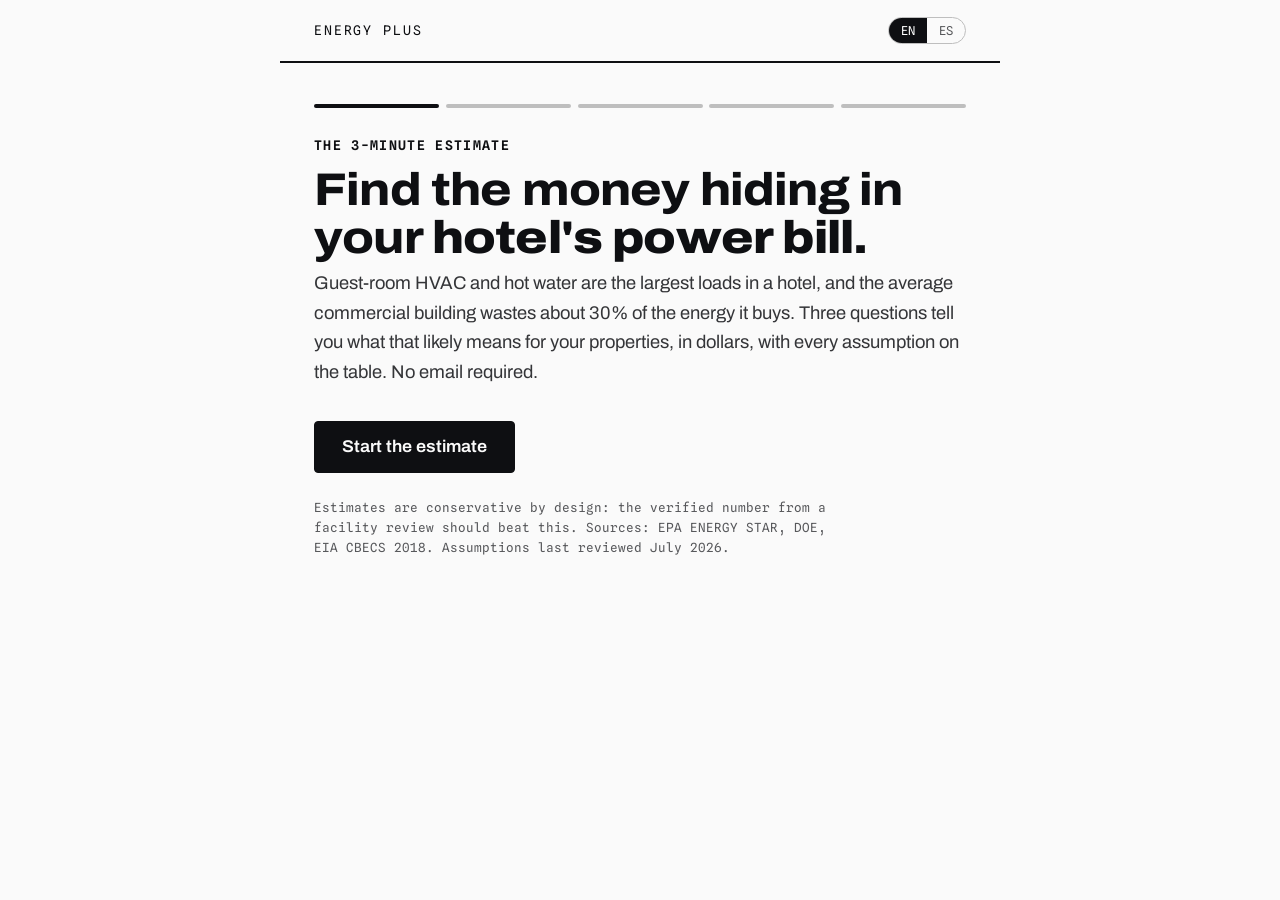
<file: calculator/index.html>
<!doctype html>
<html lang="en">
<head>
<meta charset="utf-8">
<meta name="viewport" content="width=device-width, initial-scale=1">
<title>Energy Plus: Hotel Savings Estimator</title>
<meta name="description" content="A conservative, defensible savings range for hotels and hospitality properties, anchored to DOE consumption data and metered results from installed sites.">
<link rel="stylesheet" href="../assets/fonts/report-fonts.css">
<style>
  :root{
    /* Field Report tokens, ported for the estimator */
    --paper:oklch(0.985 0 0);--paper-2:oklch(0.955 0 0);--rule:oklch(0.8 0 0);--rule-soft:oklch(0.9 0 0);
    --ink-fr:oklch(0.17 0.005 270);--body-fr:oklch(0.33 0.005 270);--faint:oklch(0.46 0.005 270);
    --graphite:oklch(0.17 0.006 260);--panel-ink:oklch(0.95 0.002 260);--panel-body:oklch(0.79 0.005 260);
    --amber:oklch(0.82 0.15 80);--amber-ink:oklch(0.5 0.11 70);--amber-wash:oklch(0.965 0.025 85);
    --cold:oklch(0.83 0.1 233);--cold-ink:oklch(0.52 0.1 240);
    /* remap the estimator's own roles onto the Field Report (dark theme -> paper document) */
    --bg:var(--paper);--panel:var(--paper);--panel2:var(--paper-2);--ink:var(--ink-fr);--body:var(--body-fr);--muted:var(--faint);
    --line:var(--rule-soft);--line2:var(--rule);
    --teal:var(--ink-fr);--teal-deep:var(--ink-fr);--copper:var(--ink-fr);--star:var(--amber-ink);--violet:var(--ink-fr);--green:var(--amber-ink);
    --serif:"Archivo",system-ui,sans-serif;--sans:"Archivo",system-ui,sans-serif;--mono:"Spline Sans Mono",ui-monospace,monospace;
    --t-0:.78rem;--t-1:1rem;--t-2:1.28rem;--t-3:1.64rem;--t-4:2.1rem;--t-5:2.69rem;
    --z-sticky:10;--z-toast:20;
  }
  *{box-sizing:border-box}html,body{margin:0}
  html{font-size:18px}
  body{background:var(--bg);color:var(--ink);font-family:var(--sans);line-height:1.62;-webkit-font-smoothing:antialiased}
  .shell{max-width:720px;margin:0 auto;min-height:100vh;display:flex;flex-direction:column}
  .bar{display:flex;align-items:center;justify-content:space-between;gap:1rem;padding:1rem clamp(1.1rem,4vw,2rem);border-bottom:1px solid var(--line);background:#0f1418;position:sticky;top:0;z-index:var(--z-sticky)}
  .brand{font-family:var(--mono);font-size:.78rem;letter-spacing:.14em;text-transform:uppercase;color:var(--teal)}
  .bar-right{display:flex;align-items:center;gap:.6rem}
  .demo{font-family:var(--mono);font-size:.66rem;letter-spacing:.08em;color:var(--muted);border:1px solid var(--line);border-radius:999px;padding:3px 9px}
  .lang{display:flex;border:1px solid var(--line2);border-radius:999px;overflow:hidden}
  .lang button{background:none;border:none;color:var(--muted);font-family:var(--mono);font-size:.72rem;padding:.3rem .7rem;cursor:pointer}
  .lang button.on{background:var(--teal-deep);color:#fff}
  .stage{flex:1;padding:clamp(1.3rem,5vw,2.4rem) clamp(1.1rem,4vw,2rem)}
  .steps{display:flex;gap:.4rem;margin-bottom:1.6rem}
  .dot{height:4px;flex:1;border-radius:999px;background:var(--line2);transition:background .3s,flex .4s}
  .dot.on{background:var(--teal)}
  .screen{display:none}
  .screen.active{display:block;animation:fade .34s cubic-bezier(.22,1,.36,1)}
  @keyframes fade{from{opacity:0;transform:translateY(10px)}}
  h1,h2{font-family:var(--serif);font-weight:500;letter-spacing:-.02em;line-height:1.1;text-wrap:balance;margin:0 0 .45rem}
  h1{font-size:clamp(1.8rem,5.5vw,2.69rem)}
  h2{font-size:clamp(1.4rem,4.5vw,2.1rem)}
  h1 em,h2 em{font-style:italic;color:var(--teal)}
  .lede{color:var(--body);max-width:60ch;margin:0 0 1.3rem;font-size:1.08rem;text-wrap:pretty}
  .kick{font-family:var(--mono);font-size:.78rem;letter-spacing:.1em;text-transform:uppercase;color:var(--teal);margin:0 0 .55rem}
  label.fl{display:flex;align-items:center;gap:.5rem;font-family:var(--mono);font-size:.82rem;letter-spacing:.05em;text-transform:uppercase;color:var(--muted);margin:1.4rem 0 .6rem}
  .hint{font-family:var(--mono);font-size:.78rem;color:var(--muted);margin:.45rem 0 0;line-height:1.6;max-width:64ch}
  .grid{display:grid;gap:.55rem}
  .gauto{grid-template-columns:repeat(auto-fit,minmax(200px,1fr))}
  .opt{display:flex;flex-direction:column;gap:.15rem;padding:.9rem 1rem;border:1px solid var(--line2);border-radius:11px;background:var(--panel);cursor:pointer;transition:border-color .16s,background .16s,transform .16s;text-align:left;font:inherit;color:inherit}
  .opt:hover{transform:translateY(-2px)}
  .opt:focus-visible,.chip:focus-visible,.btn:focus-visible,button:focus-visible,select:focus-visible,input:focus-visible{outline:2px solid var(--teal);outline-offset:2px}
  .opt.sel{border-color:var(--teal);background:color-mix(in srgb,var(--teal) 13%,var(--panel))}
  .opt b{font-size:1.02rem;color:var(--ink)}
  .opt span{font-family:var(--mono);font-size:.78rem;color:var(--muted)}
  select,input[type=text],input[type=number]{width:100%;background:var(--panel);color:var(--ink);border:1px solid var(--line2);border-radius:11px;padding:.8rem .95rem;font:inherit;font-size:1rem;outline:none}
  select:focus,input:focus{border-color:var(--teal)}
  select{max-width:26rem}
  .btn{display:inline-flex;align-items:center;gap:.55rem;font-family:var(--sans);font-weight:600;font-size:1rem;padding:.9rem 1.6rem;border-radius:999px;border:1px solid transparent;background:var(--ink);color:var(--bg);cursor:pointer;text-decoration:none;transition:transform .2s,background .2s;min-height:48px}
  .btn:hover{transform:translateY(-2px)}
  .btn--teal{background:var(--teal-deep);color:#fff}
  .btn--ghost{background:none;border-color:var(--line2);color:var(--body)}
  .btn[disabled]{opacity:.4;cursor:not-allowed;transform:none}
  .actions{margin-top:2rem;display:flex;gap:.8rem;flex-wrap:wrap;align-items:center}
  .back{background:none;border:none;color:var(--muted);font-family:var(--mono);font-size:.8rem;cursor:pointer;padding:.5rem 0;min-height:44px}
  .back:hover{color:var(--body)}
  .chip{padding:.55rem .95rem;border:1px solid var(--line2);border-radius:999px;background:var(--panel);color:var(--body);cursor:pointer;font:inherit;font-size:.92rem;transition:border-color .16s,background .16s;min-height:44px}
  .chip.sel{border-color:var(--teal);color:var(--teal);background:color-mix(in srgb,var(--teal) 12%,transparent)}
  .chips{display:flex;gap:.45rem;flex-wrap:wrap}
  .factoid{border:1px solid var(--line);border-radius:12px;background:var(--panel);padding:.95rem 1.1rem;margin-top:1.1rem;color:var(--body);font-size:.95rem;line-height:1.6;max-width:62ch}
  .factoid b{color:var(--ink)}
  .factoid .src{display:block;font-family:var(--mono);font-size:.72rem;color:var(--muted);margin-top:.4rem}
  .insight-line{margin-top:1.1rem;font-family:var(--serif);font-size:var(--t-2);line-height:1.4;color:var(--ink);max-width:56ch}
  .insight-line b{color:var(--teal);font-variant-numeric:tabular-nums}
  .resume-chip{display:none;margin:1rem 0 0;border:1px solid color-mix(in srgb,var(--star) 35%,transparent);background:color-mix(in srgb,var(--star) 7%,transparent);border-radius:12px;padding:.8rem 1rem;font-size:.92rem;color:var(--body)}
  .resume-chip.show{display:flex;gap:.8rem;align-items:center;justify-content:space-between;flex-wrap:wrap}
  .resume-chip button{background:none;border:1px solid var(--line2);border-radius:999px;color:var(--star);font:inherit;font-size:.85rem;padding:.4rem .9rem;cursor:pointer;min-height:40px}
  /* results ledger: elevated, brighter than everything else */
  .ledger{border:1px solid color-mix(in srgb,var(--teal) 32%,transparent);border-radius:16px;background:linear-gradient(180deg,color-mix(in srgb,var(--teal) 6%,var(--panel)) 0%,var(--panel) 60%);box-shadow:0 18px 44px -22px rgba(0,0,0,.7);overflow:hidden}
  .lrow{border-bottom:1px solid var(--line)}
  .lrow-main{display:grid;grid-template-columns:1fr auto auto;align-items:center;gap:.7rem;padding:.85rem 1.1rem}
  .lrow-name{display:flex;flex-direction:column;min-width:0}
  .lrow-name b{font-size:.98rem;color:var(--ink)}
  .lrow-name .sub{font-family:var(--mono);font-size:.74rem;color:var(--muted)}
  .lrow-val{font-family:var(--serif);font-size:1.15rem;color:var(--ink);font-variant-numeric:tabular-nums;letter-spacing:-.01em;white-space:nowrap}
  .lrow.off .lrow-val{color:var(--muted);font-size:.9rem;font-family:var(--mono)}
  .lrow-ctl{display:flex;align-items:center;gap:.35rem}
  .tgl{width:40px;height:23px;border-radius:999px;background:var(--line2);border:none;position:relative;cursor:pointer;transition:background .2s;flex:none}
  .tgl::after{content:'';position:absolute;top:3px;left:3px;width:17px;height:17px;border-radius:50%;background:#fff;transition:left .2s}
  .tgl.on{background:var(--teal-deep)}
  .tgl.on::after{left:20px}
  .how-btn{background:none;border:none;color:var(--muted);font-family:var(--mono);font-size:.9rem;cursor:pointer;padding:.35rem .45rem;transition:color .16s,transform .2s;min-width:36px;min-height:36px}
  .how-btn:hover{color:var(--teal)}
  .lrow.expanded .how-btn{transform:rotate(90deg);color:var(--teal)}
  .how{display:none;padding:.2rem 1.1rem 1rem;color:var(--body);font-size:.92rem;line-height:1.6}
  .lrow.expanded .how{display:block}
  .how .src{font-family:var(--mono);font-size:.72rem;color:var(--muted);display:block;margin-top:.35rem}
  .how .adj{display:inline-flex;align-items:center;gap:.4rem;margin-top:.55rem}
  .how .adj input{width:5.2rem;padding:.4rem .6rem;text-align:right;font-family:var(--mono);font-size:.88rem}
  .how .adj .u{font-family:var(--mono);font-size:.78rem;color:var(--muted)}
  .ltotal{display:flex;justify-content:space-between;align-items:baseline;gap:1rem;padding:1.15rem;background:var(--panel2);flex-wrap:wrap}
  .ltotal-lbl{font-family:var(--mono);font-size:.78rem;letter-spacing:.06em;text-transform:uppercase;color:var(--muted)}
  .ltotal-v{font-family:var(--serif);font-size:clamp(1.9rem,6vw,2.69rem);color:var(--star);font-variant-numeric:tabular-nums;line-height:1;letter-spacing:-.02em}
  .lpct{width:100%;font-family:var(--mono);font-size:.78rem;color:var(--muted)}
  .cap-note{padding:.6rem 1.15rem .9rem;background:var(--panel2);font-family:var(--mono);font-size:.72rem;color:var(--muted)}
  /* horizon + portfolio */
  .horizon{display:grid;grid-template-columns:repeat(auto-fit,minmax(170px,1fr));gap:.55rem;margin-top:.7rem}
  .hz{border:1px solid var(--line);border-radius:12px;background:var(--panel);padding:.85rem .95rem;text-align:center}
  .hz .v{font-family:var(--serif);font-size:1.3rem;color:var(--ink);font-variant-numeric:tabular-nums}
  .hz .l{font-family:var(--mono);font-size:.74rem;color:var(--body);margin-top:.3rem}
  .hz .ls{font-family:var(--mono);font-size:.68rem;color:var(--muted);margin-top:.15rem;line-height:1.4}
  .esc-note{font-family:var(--mono);font-size:.72rem;color:var(--muted);margin-top:.5rem;line-height:1.55;max-width:64ch}
  .bene{display:grid;grid-template-columns:repeat(auto-fit,minmax(160px,1fr));gap:.55rem;margin-top:1.4rem}
  .be{border:1px solid var(--line);border-radius:12px;background:var(--panel);padding:.85rem;text-align:center}
  .be .bev{display:block;font-family:var(--serif);font-size:1.35rem;color:var(--teal);line-height:1.1}
  .be .bel{display:block;font-family:var(--mono);font-size:.72rem;color:var(--muted);margin-top:.35rem;line-height:1.4}
  /* signature visual */
  .sig{margin-top:1.8rem;border:1px solid var(--line);border-radius:16px;background:#0f1418;padding:1.2rem 1.2rem 1rem;overflow:hidden}
  .sig h3{font-family:var(--serif);font-weight:500;font-size:var(--t-2);margin:0 0 .3rem}
  .sig p{color:var(--body);font-size:.92rem;margin:.3rem 0 .9rem;max-width:62ch}
  .sigrow{display:grid;grid-template-columns:1fr 1fr;gap:.8rem}
  @media(max-width:540px){.sigrow{grid-template-columns:1fr}}
  .sigcol{text-align:center}
  .sigcol .cap{font-family:var(--mono);font-size:.72rem;letter-spacing:.06em;text-transform:uppercase;margin-top:.4rem}
  .sigcol.clean .cap{color:var(--teal)}
  .sigcol.dirty .cap{color:var(--copper)}
  .sigcol .meter{font-family:var(--mono);font-size:.78rem;color:var(--body);margin-top:.2rem}
  .wave-clean{stroke-dasharray:6 0;animation:waveflow 3.2s linear infinite}
  .wave-dirty{animation:waveflow 3.2s linear infinite}
  @keyframes waveflow{to{stroke-dashoffset:-40}}
  .glow{animation:heatglow 2.6s ease-in-out infinite}
  @keyframes heatglow{0%,100%{opacity:.35}50%{opacity:.95}}
  .sig-same{font-family:var(--mono);font-size:.78rem;color:var(--star);text-align:center;margin-top:.9rem}
  /* hidden cost + equipment */
  .hiddenbox{margin-top:1.8rem;border:1px solid color-mix(in srgb,var(--teal) 30%,transparent);background:color-mix(in srgb,var(--teal) 6%,transparent);border-radius:16px;padding:1.15rem 1.2rem}
  .hiddenbox .hl{font-family:var(--serif);font-size:var(--t-2);margin:0 0 .6rem}
  .hiddenbox .hv{display:flex;justify-content:space-between;align-items:baseline;gap:1rem;flex-wrap:wrap}
  .hiddenbox .hv b{font-size:1rem}
  .hiddenbox .hv .v{font-family:var(--serif);font-size:1.5rem;color:var(--teal);font-variant-numeric:tabular-nums}
  .hiddenbox p{color:var(--body);font-size:.92rem;margin:.6rem 0 0;max-width:64ch}
  .eqchips{display:flex;gap:.45rem;flex-wrap:wrap;margin-top:.8rem}
  .eqchip{font-family:var(--mono);font-size:.74rem;color:var(--body);border:1px solid var(--line2);border-radius:999px;padding:.35rem .8rem}
  /* costs: quiet rules, no card chrome */
  .costs{margin-top:1.8rem}
  .costs h3{font-family:var(--serif);font-weight:500;font-size:var(--t-2);margin:0 0 .2rem}
  .costs .cl{color:var(--body);font-size:.95rem;margin:.2rem 0 .6rem}
  .costlist{list-style:none;margin:0;padding:0}
  .costlist li{padding:.8rem 0;border-bottom:1px solid var(--line);color:var(--body);font-size:.95rem;line-height:1.6}
  .costlist li strong{color:var(--copper);font-family:var(--serif);font-weight:500;white-space:nowrap;font-variant-numeric:tabular-nums}
  /* takeaway row */
  .takeaway{display:flex;gap:.7rem;flex-wrap:wrap;margin-top:1.8rem}
  .fit-line{margin-top:1.2rem;font-size:.95rem;color:var(--body)}
  .fit-line b{color:var(--star)}
  /* booking */
  .expect{border:1px solid var(--line);border-radius:14px;background:var(--panel);padding:1.1rem 1.2rem;margin:1.2rem 0}
  .expect ol{margin:.4rem 0 0;padding-left:1.2rem;color:var(--body);font-size:.95rem;line-height:1.7}
  .expect .bring{margin-top:.8rem;font-size:.9rem;color:var(--star)}
  .fine{font-family:var(--mono);font-size:.74rem;color:var(--muted);margin-top:1.5rem;max-width:64ch;line-height:1.6}
  .fine a{color:var(--muted)}
  .toast{position:fixed;left:50%;bottom:1.2rem;transform:translateX(-50%) translateY(8px);background:var(--panel2);border:1px solid var(--line2);border-radius:999px;color:var(--ink);font-size:.9rem;padding:.6rem 1.2rem;opacity:0;pointer-events:none;transition:opacity .25s,transform .25s;z-index:var(--z-toast)}
  .toast.show{opacity:1;transform:translateX(-50%) translateY(0)}
  .sr-only{position:absolute;width:1px;height:1px;margin:-1px;padding:0;overflow:hidden;clip:rect(0 0 0 0);white-space:nowrap;border:0}
  @media(prefers-reduced-motion:reduce){
    .screen.active{animation:none}
    .opt:hover,.btn:hover,.band-btn:hover{transform:none}
    .wave-clean,.wave-dirty,.glow{animation:none}
  }
  /* ---------- one-pager print (flyer layout) ---------- */
  #onepager{display:none}
  @media print{
    @page{margin:.55in}
    body{background:#fff;color:#131b1e}
    .shell,.toast{display:none!important}
    #onepager{display:block;font-family:"Archivo",Arial,sans-serif;color:#131b1e;line-height:1.45}
    #onepager *{-webkit-print-color-adjust:exact;print-color-adjust:exact}
    .op-band{background:#14151a;color:#fff;padding:12pt 16pt;border-radius:6pt;display:flex;justify-content:space-between;align-items:baseline;gap:10pt;flex-wrap:wrap}
    .op-band .b1{font-family:"Spline Sans Mono",monospace;font-size:10pt;letter-spacing:2.5pt;text-transform:uppercase}
    .op-band .b2{font-size:8.5pt;opacity:.9}
    .op-hero{padding:16pt 2pt 12pt;border-bottom:2.5pt solid #14151a;page-break-inside:avoid}
    .op-hero .oph-lbl{font-family:"Spline Sans Mono",monospace;font-size:8pt;letter-spacing:1.8pt;text-transform:uppercase;color:#14151a}
    .op-hero .oph-range{font-family:"Archivo",Georgia,sans-serif;font-weight:500;font-size:31pt;letter-spacing:-.5pt;margin:3pt 0 1pt;font-variant-numeric:tabular-nums}
    .op-hero .oph-range small{font-size:12pt;color:#555;letter-spacing:0}
    .op-hero .oph-sub{font-size:9.5pt;color:#444}
    .op-meta{display:flex;gap:16pt;flex-wrap:wrap;padding:9pt 2pt;border-bottom:1pt solid #c9d1d0;font-size:9.5pt;page-break-inside:avoid}
    .op-meta div{min-width:70pt}
    .op-meta b{display:block;font-family:"Spline Sans Mono",monospace;font-weight:400;font-size:6.5pt;text-transform:uppercase;letter-spacing:1.2pt;color:#78827f;margin-bottom:1pt}
    .op-cols{display:flex;gap:20pt;padding:12pt 2pt 4pt;align-items:flex-start}
    .op-cols .c1{flex:1.45}.op-cols .c2{flex:1}
    #onepager table{width:100%;border-collapse:collapse;font-size:9pt;page-break-inside:avoid}
    #onepager th{font-family:"Spline Sans Mono",monospace;font-weight:400;font-size:6.5pt;text-transform:uppercase;letter-spacing:1pt;color:#78827f;text-align:left;padding:0 4pt 4pt 0;border-bottom:1.5pt solid #131b1e}
    #onepager td{padding:5pt 4pt 5pt 0;border-bottom:.75pt solid #d7dedd;vertical-align:baseline}
    #onepager td.num{text-align:right;white-space:nowrap;font-family:"Archivo",Georgia,sans-serif;font-size:10.5pt;font-variant-numeric:tabular-nums}
    #onepager td .basis{display:block;font-size:7pt;color:#78827f;line-height:1.35;margin-top:1pt}
    .op-hz-cap{font-family:"Spline Sans Mono",monospace;font-size:6.5pt;letter-spacing:1.2pt;text-transform:uppercase;color:#14151a;margin:0 0 4pt}
    .op-note{font-size:7.5pt;color:#555;line-height:1.5;margin-top:8pt}
    .op-cta{margin-top:12pt;border:1.5pt solid #14151a;border-radius:6pt;padding:9pt 12pt;font-size:10.5pt;color:#14151a;font-weight:600;page-break-inside:avoid}
    .op-cta small{display:block;font-weight:400;font-size:8pt;color:#444;margin-top:2pt}
    .op-src{font-family:"Spline Sans Mono",monospace;font-size:6.5pt;color:#78827f;margin-top:9pt;line-height:1.6}
  }
  /* ==================== FIELD REPORT SKIN (override layer) ==================== */
  html{font-size:17px}
  body{background-color:var(--paper);color:var(--body);font-family:var(--sans);line-height:1.6}
  h1,h2{font-family:var(--sans);font-weight:780;font-stretch:112%;letter-spacing:-.018em;line-height:1.05;color:var(--ink)}
  h1 em,h2 em{font-style:normal;color:var(--ink);font-weight:840}
  .kick{color:var(--ink);font-weight:600}
  .brand{color:var(--ink)}
  .bar{background:var(--paper);border-bottom:2px solid var(--ink)}
  .dot{background:var(--rule)}.dot.on{background:var(--ink)}
  /* controls: solid rectangles, not pills */
  .btn{border-radius:4px;background:var(--ink);color:var(--paper);border:1px solid var(--ink);font-weight:620;font-stretch:104%}
  .btn--teal{background:var(--ink);color:var(--paper)}
  .btn--ghost{background:none;border-color:var(--rule);color:var(--body)}
  .btn:hover{transform:translateY(-1px)}
  .opt,.chip,select,input[type=text],input[type=number],.how .adj input,.factoid,.expect,.resume-chip,.hz,.be,.sig,.hiddenbox,.ledger,.eqchip,.toast{border-radius:4px}
  .opt{border-color:var(--rule)}
  .opt.sel{border-color:var(--ink);background:var(--paper-2)}
  .opt b{color:var(--ink)}
  .chip{border-color:var(--rule)}
  .chip.sel{border-color:var(--ink);color:var(--ink);background:var(--paper-2)}
  select,input[type=text],input[type=number]{border-color:var(--rule)}
  select:focus,input:focus,.opt:hover{border-color:var(--ink)}
  .opt:focus-visible,.chip:focus-visible,.btn:focus-visible,button:focus-visible,select:focus-visible,input:focus-visible{outline:2px solid var(--amber-ink);outline-offset:2px}
  /* value figures wear mono; verified totals wear the one amber signal */
  .lrow-val,.hz .v,.be .bev,.hiddenbox .hv .v,.insight-line b,.op-hero .oph-range,#onepager td.num{font-family:var(--mono)}
  .lrow-val{color:var(--ink)}
  .insight-line{font-family:var(--sans)}
  .ledger{border-color:var(--rule);background:var(--paper);box-shadow:0 1px 2px oklch(0.17 0.005 270/.05),0 22px 48px -34px oklch(0.17 0.005 270/.45)}
  .lrow{border-color:var(--rule-soft)}
  .ltotal{background:var(--paper-2)}
  .ltotal-v{font-family:var(--mono);color:var(--amber-ink)}
  .cap-note{background:var(--paper-2);color:var(--faint)}
  .insight-line b,.be .bev,.hiddenbox .hv .v,.fit-line b,.sig-same{color:var(--amber-ink)}
  .costlist li strong{color:var(--ink);font-family:var(--mono);font-weight:600}
  .costlist li{border-color:var(--rule-soft)}
  .tgl{background:var(--rule)}.tgl.on{background:var(--ink)}
  .how-btn:hover,.lrow.expanded .how-btn{color:var(--ink)}
  /* the "always included" harmonization box: the guarantee-plate treatment */
  .hiddenbox{border:1px solid var(--amber-ink);background:var(--amber-wash)}
  .hiddenbox .hv .v{color:var(--amber-ink)}
  /* the signature comparison sits on a light instrument panel */
  .sig{background:var(--paper-2);border-color:var(--rule)}
  .sigcol.clean .cap{color:var(--ink)}
  .sigcol.dirty .cap{color:var(--faint)}
  .factoid{border-color:var(--rule)}.factoid b{color:var(--ink)}
  .resume-chip{border-color:var(--amber-ink)!important;background:var(--amber-wash)!important}
  .resume-chip button{color:var(--amber-ink);border-color:var(--rule)}
  .toast{background:var(--ink);color:var(--paper);border-color:var(--ink)}
  a{color:var(--ink)}
  .fine a{color:var(--faint)}
</style>
</head>
<body>
<div class="shell">
  <div class="bar">
    <span class="brand">Energy Plus</span>
    <div class="bar-right">
      <div class="lang" role="group" aria-label="Language">
        <button id="lang-en" class="on" onclick="setLang('en')">EN</button>
        <button id="lang-es" onclick="setLang('es')">ES</button>
      </div>
    </div>
  </div>
  <div class="stage">
    <div class="steps" id="steps" aria-hidden="true"></div>

    <!-- 0 · intro -->
    <section class="screen active" data-s="0" aria-labelledby="h0">
      <p class="kick" data-t="kick0">The 3-minute estimate</p>
      <h1 id="h0" tabindex="-1" data-t="h0">Find the money hiding in your <em>hotel's power bill</em>.</h1>
      <p class="lede" data-t="lede0">Guest-room HVAC and hot water are the largest loads in a hotel, and the average commercial building wastes about 30% of the energy it buys. Three questions tell you what that likely means for your properties, in dollars, with every assumption on the table. No email required.</p>
      <div class="resume-chip" id="resume">
        <span id="resume-txt"></span>
        <button onclick="resumeSaved()" data-t="resumeBtn">Resume</button>
      </div>
      <div class="actions">
        <button class="btn btn--teal" onclick="go(1)" data-t="start">Start the estimate</button>
      </div>
      <p class="fine" data-t="fine0">Estimates are conservative by design: the verified number from a facility review should beat this. Sources: EPA ENERGY STAR, DOE, EIA CBECS 2018. Assumptions last reviewed July 2026.</p>
    </section>

    <!-- 1 · state -->
    <section class="screen" data-s="1" aria-labelledby="h1s">
      <h2 id="h1s" tabindex="-1" data-t="h1">Where is the facility?</h2>
      <p class="lede" data-t="lede1">Rates, climate, and your right to shop your rate all depend on the state.</p>
      <label class="fl" for="region" data-t="lblState">State</label>
      <select id="region" onchange="pickState(this.value)"></select>
      <div class="factoid" id="state-factoid" style="display:none"></div>
      <div class="actions">
        <button class="btn" id="toFac" disabled onclick="go(3)" data-t="next">Continue</button>
        <button class="back" onclick="go(0)" data-t="back">&larr; Back</button>
      </div>
    </section>


    <!-- 3 · spend + bill + heat -->
    <section class="screen" data-s="3" aria-labelledby="h3s">
      <h2 id="h3s" tabindex="-1" data-t="h3">What does a month of electricity cost you?</h2>
      <p class="lede" data-t="lede3">Closest band is fine. If you have a bill nearby, thirty extra seconds makes the estimate noticeably sharper.</p>
      <div class="grid gauto" id="band-grid"></div>
      <div class="factoid" id="benchmark" style="display:none"></div>
      <label class="fl" data-t="lblHeat">How does the facility heat?</label>
      <div class="chips" id="heat-chips"></div>
      <div class="actions">
        <button class="btn btn--teal" id="toResults" disabled onclick="go(4)" data-t="seeNumber">Show my number</button>
        <button class="back" onclick="go(1)" data-t="back">&larr; Back</button>
      </div>
    </section>

    <!-- 4 · results -->
    <section class="screen" data-s="4" aria-labelledby="h4s">
      <p class="kick" data-t="kick4">Your conservative range</p>
      <h2 id="h4s" tabindex="-1" data-t="h4">Here is what your bill is likely hiding.</h2>
      <p class="assump lede" id="assump" style="font-family:var(--mono);font-size:.82rem;color:var(--muted);max-width:none"></p>
      <div class="ledger" id="ledger"></div>
      <div class="sr-only" role="status" aria-live="polite" id="live-total"></div>
      <label class="fl" data-t="lblCount">How many facilities do you operate?</label>
      <div class="chips" id="count-chips"></div>
      <p class="fit-line" id="fit-line"></p>
      <label class="fl" data-t="lblHorizon">If rates keep climbing</label>
      <div class="horizon">
        <div class="hz"><div class="v" id="hz1">$0</div><div class="l" data-t="hz1l">This year</div><div class="ls" data-t="hz1s">at today's rates</div></div>
        <div class="hz"><div class="v" id="hz5">$0</div><div class="l" data-t="hz5l">5-year total</div><div class="ls" data-t="hzs">cumulative, with rate escalation</div></div>
        <div class="hz"><div class="v" id="hz10">$0</div><div class="l" data-t="hz10l">10-year total</div><div class="ls" data-t="hzs">cumulative, with rate escalation</div></div>
      </div>
      <p class="esc-note" id="esc-note"></p>
      <div class="bene">
        <div class="be"><span class="bev" data-t="be1v">up to 40%</span><span class="bel" data-t="be1l">lower maintenance, measured at one installed site (Gazelle Industries)</span></div>
        <div class="be"><span class="bev" data-t="be2v">5–15 yrs</span><span class="bel" data-t="be2l">added equipment life from clean power and soft starts</span></div>
        <div class="be"><span class="bev" data-t="be3v">30–40%</span><span class="bel" data-t="be3l">of equipment downtime is tied to power quality (industry estimates)</span></div>
      </div>
      <div class="sig">
        <h3 data-t="sigH">Same meter reading. Different building.</h3>
        <p id="sig-p" data-t="sigP">Modern equipment draws power in irregular pulses that distort the current on every circuit. Part of that power becomes waste heat in your own wiring before it does any work, your demand peaks run higher, and everything downstream runs hot.</p>
        <div class="sigrow">
          <div class="sigcol clean">
            <svg viewBox="0 0 260 90" aria-label="Clean power: smooth wave, equipment running cool" role="img">
              <path class="wave-clean" d="M5 45 C 25 15, 45 15, 65 45 S 105 75, 125 45 S 165 15, 185 45 S 225 75, 245 45" stroke="#14151a" stroke-width="2.5" fill="none" stroke-dasharray="8 4"/>
              <rect x="105" y="62" width="50" height="22" rx="4" fill="none" stroke="rgba(20,21,26,.3)" stroke-width="1.5"/>
              <circle cx="130" cy="73" r="6" fill="none" stroke="#14151a" stroke-width="1.5"/>
            </svg>
            <div class="cap" data-t="sigClean">Clean power</div>
            <div class="meter" data-t="sigMeter1">Meter reads 100 kWh</div>
          </div>
          <div class="sigcol dirty">
            <svg viewBox="0 0 260 90" aria-label="Distorted power: jagged wave, equipment running hot" role="img">
              <path class="wave-dirty" d="M5 45 C 15 20, 22 70, 32 38 S 48 12, 58 55 S 74 78, 84 30 S 100 10, 110 52 S 126 80, 136 35 S 152 14, 162 58 S 178 74, 188 32 S 204 12, 214 50 S 234 72, 245 42" stroke="#767b82" stroke-width="2.5" fill="none" stroke-dasharray="8 4"/>
              <rect x="105" y="62" width="50" height="22" rx="4" fill="none" stroke="rgba(20,21,26,.3)" stroke-width="1.5"/>
              <circle cx="130" cy="73" r="6" fill="none" stroke="#767b82" stroke-width="1.5"/>
              <circle class="glow" cx="130" cy="73" r="11" fill="none" stroke="#767b82" stroke-width="1"/>
            </svg>
            <div class="cap" data-t="sigDirty">With distortion</div>
            <div class="meter" data-t="sigMeter2">Meter reads 100 kWh</div>
          </div>
        </div>
        <p class="sig-same" data-t="sigSame">= SAME BILL · but heat, higher peaks, and early equipment failure on the right</p>
      </div>
      <div class="hiddenbox">
        <p class="hl" id="hidden-lead"></p>
        <div class="hv"><b data-t="hiddenLbl">Wasted through distortion today</b><span class="v" id="v-harmo">$0</span></div>
        <p id="hidden-p" data-t="hiddenP">Cleaning it is the one lever that is always included, and the figures are calibrated to metered results where we have installed; other facility types use estimates you can adjust above.</p>
        <div class="eqchips" id="eqchips"></div>
      </div>
      <div class="costs">
        <h3 data-t="costsH">What early failure costs in a facility like yours</h3>
        <p class="cl" id="costs-lede"></p>
        <ul class="costlist" id="costlist"></ul>
      </div>
      <div class="takeaway">
        <button class="btn btn--ghost" onclick="printOnePager()" data-t="printBtn">Print the one-pager</button>
        <button class="btn btn--ghost" onclick="copyLink()" data-t="copyBtn">Copy a link to this estimate</button>
      </div>
      <div class="actions">
        <button class="btn btn--teal" onclick="go(5)" data-t="toBook">Confirm it on a 22-minute review</button>
        <button class="back" onclick="go(3)" data-t="back">&larr; Back</button>
      </div>
      <p class="fine" data-t="fine4">Illustrative estimate from the inputs you gave. Not a quote. Streams are estimated independently and can overlap at the top of the range, so the ceiling is an "up to" figure. Real savings and any incentives your project qualifies for are confirmed on the facility review, and the diagnosis is on us. Assumptions last reviewed July 2026.</p>
    </section>

    <!-- 5 · book -->
    <section class="screen" data-s="5" aria-labelledby="h5s">
      <p class="kick" data-t="kick5">The next 22 minutes</p>
      <h2 id="h5s" tabindex="-1" data-t="h5">Turn the estimate into your number.</h2>
      <p class="lede" data-t="lede5">A 22-Minute Facility Review is a phone call with an engineer, not a sales pitch. Your inputs and this estimate arrive with the booking, so the call starts where this page ends.</p>
      <div class="expect">
        <ol>
          <li data-t="ex1">We walk this estimate line by line against your actual bill and rate structure.</li>
          <li data-t="ex2">You learn which levers are real for your building and which are not, with the math shown.</li>
          <li data-t="ex3">If it holds up, we scope the no-upfront-cost path. If it does not, you keep the analysis.</li>
        </ol>
        <p class="bring" data-t="exBring">Have one recent electric bill handy. That is all you need.</p>
      </div>
      <div class="actions">
        <a class="btn btn--teal" id="book-link" href="#" target="_blank" rel="noopener" data-t="bookBtn">Pick a time</a>
        <button class="back" onclick="go(4)" data-t="back">&larr; Back</button>
      </div>
      <p class="fine" data-t="fine5">No obligation. Energy Plus is an Independent Energy Solutions Partner with no vendor incentive to inflate these figures.</p>
    </section>
  </div>
</div>
<div class="toast" id="toast" role="status"></div>
<div id="onepager"></div>
<script>
/* ============ Energy Plus Savings Estimator: engine constants corrected July 2026 ============ */
"use strict";
/* ---- corrected engine constants (parity with original-engine.html, July 2026) ---- */
var STATE_COOL={"Alabama":65,"Alaska":22,"Arizona":80,"Arkansas":65,"California":50,"Colorado":35,"Connecticut":35,"Delaware":50,"District of Columbia":50,"Florida":80,"Georgia":65,"Hawaii":80,"Idaho":22,"Illinois":35,"Indiana":35,"Iowa":35,"Kansas":50,"Kentucky":50,"Louisiana":80,"Maine":22,"Maryland":50,"Massachusetts":35,"Michigan":22,"Minnesota":22,"Mississippi":65,"Missouri":50,"Montana":22,"Nebraska":35,"Nevada":65,"New Hampshire":22,"New Jersey":35,"New Mexico":65,"New York":35,"North Carolina":65,"North Dakota":22,"Ohio":35,"Oklahoma":65,"Oregon":50,"Pennsylvania":35,"Rhode Island":35,"South Carolina":65,"South Dakota":22,"Tennessee":65,"Texas":80,"Utah":35,"Vermont":22,"Virginia":50,"Washington":50,"West Virginia":50,"Wisconsin":22,"Wyoming":22};
var STATE_ABBR={"Alabama":"AL","Alaska":"AK","Arizona":"AZ","Arkansas":"AR","California":"CA","Colorado":"CO","Connecticut":"CT","Delaware":"DE","District of Columbia":"DC","Florida":"FL","Georgia":"GA","Hawaii":"HI","Idaho":"ID","Illinois":"IL","Indiana":"IN","Iowa":"IA","Kansas":"KS","Kentucky":"KY","Louisiana":"LA","Maine":"ME","Maryland":"MD","Massachusetts":"MA","Michigan":"MI","Minnesota":"MN","Mississippi":"MS","Missouri":"MO","Montana":"MT","Nebraska":"NE","Nevada":"NV","New Hampshire":"NH","New Jersey":"NJ","New Mexico":"NM","New York":"NY","North Carolina":"NC","North Dakota":"ND","Ohio":"OH","Oklahoma":"OK","Oregon":"OR","Pennsylvania":"PA","Rhode Island":"RI","South Carolina":"SC","South Dakota":"SD","Tennessee":"TN","Texas":"TX","Utah":"UT","Vermont":"VT","Virginia":"VA","Washington":"WA","West Virginia":"WV","Wisconsin":"WI","Wyoming":"WY"};
/* item 8: state commercial rates, approximate EIA averages, cents/kWh. Refresh annually from EIA Electric Power Monthly Table 5.6.A. */
var STATE_RATE={"Alabama":13.2,"Alaska":21.5,"Arizona":12.5,"Arkansas":10.5,"California":28.0,"Colorado":12.0,"Connecticut":22.5,"Delaware":12.5,"District of Columbia":16.5,"Florida":12.0,"Georgia":12.0,"Hawaii":39.0,"Idaho":9.5,"Illinois":11.5,"Indiana":13.0,"Iowa":10.5,"Kansas":11.5,"Kentucky":11.5,"Louisiana":11.0,"Maine":17.5,"Maryland":14.5,"Massachusetts":22.5,"Michigan":13.5,"Minnesota":12.5,"Mississippi":12.0,"Missouri":10.5,"Montana":11.5,"Nebraska":10.0,"Nevada":11.5,"New Hampshire":19.5,"New Jersey":15.5,"New Mexico":11.0,"New York":18.5,"North Carolina":10.5,"North Dakota":9.5,"Ohio":11.0,"Oklahoma":9.5,"Oregon":11.5,"Pennsylvania":12.5,"Rhode Island":21.0,"South Carolina":11.5,"South Dakota":10.5,"Tennessee":11.5,"Texas":9.5,"Utah":10.0,"Vermont":17.5,"Virginia":11.5,"Washington":10.5,"West Virginia":11.5,"Wisconsin":12.5,"Wyoming":9.5};
var ESC_TIER={"California":1,"Hawaii":1,"Massachusetts":1,"New York":1,"New Jersey":1,"Connecticut":1,"Maryland":2,"District of Columbia":2,"Illinois":2,"Pennsylvania":2,"Texas":2,"Virginia":2,"Rhode Island":2,"New Hampshire":2,"Maine":2,"Delaware":2,"Vermont":2,"Washington":4,"Idaho":4,"Montana":4,"North Dakota":4,"South Dakota":4,"Nebraska":4,"Wyoming":4};
var ESC_DATA={1:{range:"4–6%",rate:0.045},2:{range:"3–4%",rate:0.035},3:{range:"2–3%",rate:0.025},4:{range:"1–2%",rate:0.018}};
var DEREG={"Connecticut":1,"Delaware":1,"Illinois":1,"Maine":1,"Maryland":1,"Massachusetts":1,"Michigan":1,"New Hampshire":1,"New Jersey":1,"New York":1,"Ohio":1,"Pennsylvania":1,"Rhode Island":1,"Texas":1,"District of Columbia":1};
var OUTDOOR={cold:{f:.01,c:.03},super:{f:.02,c:.05},cstore:{f:.08,c:.15},hotel:{f:.04,c:.09},health:{f:.03,c:.07},fitness:{f:.03,c:.07},edu:{f:.05,c:.10},multi:{f:.05,c:.10},qsr:{f:.04,c:.08},office:{f:.05,c:.10},retail:{f:.06,c:.12},mixed:{f:.04,c:.08},whse:{f:.06,c:.12},ind:{f:.03,c:.07},datactr:{f:.01,c:.03},research:{f:.02,c:.05}};
var HEATC={heatpump:.50,resistance:.70}; /* corrected ceilings, July 2026 */
var COOL_FLOOR=.15,COOL_CEIL=.55,CEIL_CAP=.45; /* item 7: soft total-ceiling cap at 45% of bill */
var MOTOR={ind:{ms:.55},cold:{ms:.50},whse:{ms:.40},health:{ms:.30}};
/* Ordered by HVAC/cooling share of the bill, highest to lowest.
   Data center corrected Jul 2026: cooling in a typical PUE ~1.4-1.6 facility runs
   30 to 40% of load; the old 10% badly understated it. mLo/mHi are monthly spend
   bounds per type (from the engine's annual slider ranges) that size the bands. */
var FAC=[
 {k:"cold",share:.70,harmo:.13,coolmin:98,sq:3.20,mLo:4200,mHi:420000},
 {k:"super",share:.55,harmo:.09,coolmin:95,sq:8.00,mLo:5000,mHi:210000},
 {k:"health",share:.45,harmo:.12,coolmin:0,sq:4.50,mLo:10000,mHi:1000000},
 {k:"hotel",share:.45,harmo:.08,coolmin:0,sq:3.50,mLo:5000,mHi:420000},
 {k:"cstore",share:.45,harmo:.09,coolmin:85,sq:10.00,mLo:1250,mHi:21000},
 {k:"multi",share:.45,harmo:.08,coolmin:0,sq:1.40,mLo:2000,mHi:250000},
 {k:"edu",share:.45,harmo:.09,coolmin:0,sq:2.50,mLo:2000,mHi:1250000},
 {k:"fitness",share:.45,harmo:.13,coolmin:0,sq:3.20,mLo:2000,mHi:50000},
 {k:"office",share:.40,harmo:.09,coolmin:0,sq:2.80,mLo:2000,mHi:330000},
 {k:"retail",share:.40,harmo:.09,coolmin:0,sq:2.60,mLo:2000,mHi:250000},
 {k:"qsr",share:.40,harmo:.09,coolmin:85,sq:5.50,mLo:1000,mHi:25000},
 {k:"datactr",share:.35,harmo:.18,coolmin:98,sq:2.50,mLo:16000,mHi:4200000},
 {k:"mixed",share:.35,harmo:.08,coolmin:0,sq:2.00,mLo:2000,mHi:330000},
 {k:"research",share:.30,harmo:.14,coolmin:0,sq:2.50,mLo:8000,mHi:1650000},
 {k:"whse",share:.20,harmo:.09,coolmin:0,sq:1.00,mLo:2000,mHi:165000},
 {k:"ind",share:.15,harmo:.13,coolmin:0,sq:4.50,mLo:4200,mHi:1650000}
];
var COUNTS=[["one",1,1],["2to4",2,4],["5to9",5,9],["10to19",10,19],["20plus",20,20]];
var EQUIP={cold:["Compressor racks","Evaporator fan arrays","VFD condensers"],super:["Rack refrigeration","Rooftop HVAC","Display case electronics"],cstore:["Reach-in condensers","Fuel electronics","Rooftop HVAC"],hotel:["Elevator motors","Per-room PTACs","Pool pumps"],health:["Imaging systems","Chiller plant","Process pumps"],fitness:["Pool pumps","Rooftop HVAC","High-bay lighting"],edu:["Chiller plant","Rooftop HVAC","High-bay lighting"],multi:["Elevator drives","Booster pumps","Amenity pumps"],qsr:["Walk-in condensers","Makeup air handlers","Exhaust hoods"],office:["Elevator VFDs","VAV air handlers","Server-room UPS"],retail:["Rooftop HVAC","LED driver arrays","Escalator motors"],mixed:["Elevator drives","Central HVAC plant","Amenity pumps"],whse:["Conveyor VFDs","Cold-chain refrigeration","Forklift chargers"],ind:["Production VFDs","Process pumps","Air compressors"],datactr:["UPS systems","Precision cooling","Switchgear"],research:["Analytical instruments","Cleanroom controls","HPC power"]};
/* trimmed cost exposure lines (3 per type, from the sourced COSTS set) */
var COSTS={
 office:["Central chiller failure in summer: tenant abatement exposure of <strong>$200K to $500K per week</strong> for a 200,000 sq ft building.","Elevator emergency modernization: <strong>$15K to $60K per cab</strong> with 4 to 8 week lead times.","VAV air handler replacement: <strong>$15K to $50K per unit</strong>; most buildings run 10 to 30."],
 hotel:["PTAC full-property replacement: <strong>$1,750 to $3,200 per unit installed</strong>; at 150 rooms that is <strong>$260K to $480K</strong>.","Elevator modernization: <strong>$50K to $150K per cab</strong>.","Chiller failure in summer: emergency rental <strong>$15K to $40K per week</strong> plus lost room revenue."],
 health:["MRI or CT offline: <strong>$10K to $15K per day</strong> in direct revenue loss.","Sterilization failure halts elective surgery: <strong>$60K to $320K</strong> for one day of cases.","Chiller failure forces surgical suite closure within hours in summer."],
 cold:["Rack system replacement: <strong>$15K to $80K per rack</strong>; catastrophic failure with product loss <strong>$10K to $100K</strong>.","Loss of heat rejection in summer forces compressor shutdown within hours: <strong>$20K to $60K</strong>.","After-hours emergency repair runs 2 to 3x scheduled cost."],
 super:["Full rack replacement: <strong>$30K to $80K per system</strong>; most stores run several.","One overnight walk-in failure: <strong>$10K to $100K</strong> in product loss.","Rooftop unit failure risks health-code closure during food handling hours."],
 retail:["A 3-day summer HVAC failure at a store doing <strong>$50K to $150K per day</strong> is <strong>$150K to $450K</strong> in lost sales.","Escalator motor overhaul: <strong>$20K to $60K per unit</strong>.","LED driver array replacement across a large floor: <strong>$30K to $120K</strong>."],
 qsr:["Makeup air failure triggers health-code closure; replacement <strong>$8K to $25K</strong> while <strong>$8K to $15K per day</strong> of revenue stops.","Walk-in condensing unit replacement: <strong>$4K to $12K</strong> plus lost product.","Across a 20-location franchise, fleet exposure runs <strong>$120K to $440K a year</strong>."],
 cstore:["A documented single-surge event took out pump readers, a compressor, cameras, and doors: <strong>$33K+</strong> (HSB).","24-hour fuel outage: <strong>$12K to $35K</strong> in lost fuel sales alone.","Walk-in failure: <strong>$3K to $8K</strong> product plus <strong>$4K to $12K</strong> emergency repair."],
 whse:["Conveyor system failure: <strong>$50K to $200K per hour</strong> in unprocessed shipments.","Cold-chain failure: <strong>$50K to $500K+</strong> product loss; pharma can exceed <strong>$1M</strong>.","A 50-forklift fleet idled 8 hours: roughly <strong>$800K</strong> in delayed throughput."],
 multi:["Elevator modernization: <strong>$50K to $150K per cab</strong>; a 3-cab mid-rise is a <strong>$150K to $450K</strong> event.","Booster pump failure makes floors above 3 uninhabitable: <strong>$8K to $25K</strong> emergency repair.","Summer chiller failure: rent abatement exposure across the building plus <strong>$15K to $40K per week</strong> rental."],
 edu:["Chiller failure during finals across a campus: <strong>$100K to $500K</strong> combined impact.","Central boiler replacement: <strong>$50K to $300K</strong>; deferred failure costs about 3x planned.","Research equipment damage: electron microscopes run <strong>$500K to $5M</strong>."],
 fitness:["Pool circulation failure forces health-code closure: <strong>$8K to $25K</strong> plus days of lost revenue.","Dehumidification unit failure: <strong>$15K to $60K</strong> plus moisture damage to the natatorium.","Cardio fleet failing early across 50 to 100 machines: <strong>$50K to $150K</strong> unplanned."],
 ind:["Line-down VFD failure: <strong>$5K to $50K per hour</strong> while awaiting parts.","Air compressor failure stops pneumatics plant-wide: <strong>$10K to $100K per hour</strong>.","Motor rewind or replacement: <strong>$2K to $20K per motor</strong>; harmonic heating is the hidden cause."],
 datactr:["Unplanned downtime: <strong>$100K to $300K per hour</strong> for financial tenants.","A 2-hour cooling failure in a 1MW hall: <strong>$33K</strong> direct plus SLA penalties up to <strong>$500K</strong>.","Fleet-wide PSU degradation: <strong>$500K to $2M</strong> unplanned capital event."],
 research:["Electron microscopes and NMR: <strong>$500K to $5M per unit</strong>; power events corrupt results and shorten life.","Cleanroom re-qualification after a control failure: 3 to 7 days, <strong>$150K to $1.4M</strong>.","One corrupted HPC job can erase weeks of compute worth <strong>$50K to $500K</strong>."],
 mixed:["Chiller failure hits residential and commercial tenants at once: <strong>$100K to $300K per week</strong> abatement exposure.","Elevator failure in a mixed high-rise: <strong>$100K to $300K</strong> combined event.","A power event damaging a medical tenant's equipment creates direct landlord liability: <strong>$200K to $500K</strong>."]
};
/* ---- item 5: EN/ES strings ---- */
var STR={
en:{
 kick0:"The 3-minute estimate",h0:'Find the money hiding in your <em>hotel\'s power bill</em>.',
 lede0:"Guest-room HVAC and hot water are the largest loads in a hotel, and the average commercial building wastes about 30% of the energy it buys. Three questions tell you what that likely means for your properties, in dollars, with every assumption on the table. No email required.",
 start:"Start the estimate",resumeBtn:"Resume",resumeTxt:function(d){return "You have an estimate from "+d+".";},
 fine0:"Estimates are conservative by design: the verified number from a facility review should beat this. Sources: EPA ENERGY STAR, DOE, EIA CBECS 2018. Assumptions last reviewed July 2026.",
 h1:"Where are your properties?",lede1:"Rates, climate, and your right to shop your rate all depend on the state.",lblState:"State",next:"Continue",back:"← Back",
 stateFact:function(ab,rate,esc,dereg){return "Commercial electricity in "+ab+" averages about <b>"+rate+"¢ per kWh</b>, and rates there have been rising roughly <b>"+esc+" a year</b>."+(dereg?" It is also a deregulated market: you have the legal right to shop your rate, and most operators never use it.":"")+"<span class='src'>EIA state averages, approximate · escalation tiers reviewed July 2026</span>";},
 h2:"What kind of facility?",lede2:"Each type wastes power in its own way. This sets which levers apply to you.",
 facHv:function(p){return "HVAC ≈ "+p+"% of the bill";},
 facInsight:function(noun,lo,hi){return "In a typical "+noun+", the addressable waste runs <b>"+lo+"% to "+hi+"%</b> of the annual bill, computed from the same levers you are about to see.";},
 h3:"What does a month of electricity cost one property?",
 lede3:"Closest band is fine. The bands are sized for your facility type, and the review confirms the real number.",
 bandUnder:function(v){return "Under "+v+"/mo";},bandOver:function(v){return "Over "+v+"/mo";},
 bench:function(kwh,sq,state,rate){return "That spend is roughly <b>"+kwh+" kWh a year</b> at "+state+"'s average commercial rate ("+rate+"¢/kWh), which fits a facility around <b>"+sq+" sq ft</b>. If your building is much smaller than that, you are likely paying above-market and the rate itself is a lever.<span class='src'>Benchmark from approximate EIA state rates and CBECS-derived intensity</span>";},
 lblHeat:"How does the property heat?",heatOpts:[["gas","Gas or other fuel"],["heatpump","Electric heat pump"],["resistance","Electric resistance"],["dontknow","Not sure"]],
 seeNumber:"Show my number",
 kick4:"Your conservative range",h4:"Here is what your bill is likely hiding.",
 assump:function(fac,st,spend,split,heat){return fac+" · "+st+" · "+spend+"/yr · HVAC split "+split+" · "+heat;},
 heatLbl:{gas:"heats with gas",heatpump:"electric heat pump",resistance:"electric resistance heat",dontknow:"heating type unknown"},
 streams:{
  harmo:{name:"Power harmonization",sub:"always included",how:function(p){return "Your facility type is set at <b>"+p+"%</b> of the bill. This figure is calibrated to metered results at installed sites for some facility types and estimated for others; the physical channels are waste heat in your own wiring and transformers, higher demand peaks, and power-factor penalties where billed.";},src:"Energy Plus metered installations · estimates where noted · IEEE 519"},
  cool:{name:"Cooling optimization",sub:"controls, refrigerant, staging",how:function(hs,cs){return "HVAC is about <b>"+hs+"%</b> of your bill (DOE/CBECS average for your type) and roughly <b>"+cs+"%</b> of that is cooling in your state. DOE retrofit and retro-commissioning studies show 15% to 55% savings on cooling spend.";},src:"EIA CBECS 2018 · DOE HVAC retrofit case studies"},
  heat:{name:"Heating conversion",sub:"heat pump upgrade",how:function(){return "If you heat electrically, replacing resistance heat with a COP-3 heat pump saves up to 70% of heating spend (a COP-3 unit uses about a third of the energy). When the heating type is unknown we bracket: floor assumes you already run a heat pump, ceiling assumes resistance.";},src:"DOE heat pump guidance · corrected ceiling, July 2026"},
  dem:{name:"Peak demand",sub:"demand charges",how:function(dp,anchored){return "Demand charges are "+(anchored?"<b>"+dp+"% of your bill (from your bill)</b>":"assumed at <b>"+dp+"%</b> of your bill (typical range 30 to 50%)")+". The floor trims 5% of that through staging and soft starts; the battery option caps at 50% of demand charges, in line with industry peak-shaving results of 10 to 50%.";},src:"NREL / industry peak-shaving results · corrected cap, July 2026"},
  lit:{name:"Outdoor lighting",sub:"solar + LED conversion",how:function(f,c){return "Exterior lighting for your facility type runs about "+f+"% to "+c+"% of the bill. Off-grid solar fixtures remove that load from the meter entirely.";},src:"Lighting share estimates by facility type"},
  nego:{name:"Rate negotiation",sub:"deregulated market",how:function(){return "Your state lets you shop your supply rate. Brokered commercial contracts typically land 2.5% to 6% below default supply pricing. Off by default; turn it on if you have never bid your rate.";},src:"State retail-choice programs"},
  mot:{name:"Motor optimization",sub:"soft starts + drive control",how:function(){return "For motor-heavy facilities: a conservative estimate of soft-start and drive-control savings applied to the demand portion of the bill. Documented case-by-case on the review.";},src:"Energy Plus engineering estimate · confirmed on review"},
  bat:{name:"Battery peak shaving",sub:"raises the demand ceiling",how:function(){return "Adds storage to clip your worst spikes. Capped at 50% of demand charges; total elimination is not realistic because of ratchets and coincident peaks.";},src:"Industry peak-shaving results, 10 to 50%"}
 },
 on:"on",off:"off",totalLbl:"Annual range · per property",
 pct:function(a,b){return a+"% to "+b+"% of your annual bill";},
 capNote:"Ceiling capped at 45% of the bill: streams overlap at the top of the range, so we clip the sum rather than print an implausible number.",
 lblCount:"How many properties do you operate?",countLbls:{"one":"1","2to4":"2–4","5to9":"5–9","10to19":"10–19","20plus":"20+"},
 portfolio:function(lo,hi){return "Across your portfolio: <b>"+lo+"</b> to <b>"+hi+"</b> a year, using the fewest sites at the lowest per-site savings for the floor.";},
 fitEquip:"Best fit: equipment-level program. Below about $1,500/month per site, the turnkey program does not pencil, but the harmonization hardware still does.",
 fitTurnkey:function(){return "You likely qualify for the <b>turnkey program</b>: day-one positive cash flow, no upfront cost.";},
 fitWarm:function(n){return "At your spend, the turnkey program typically needs "+n+"+ sites; with fewer, we scope it case by case on the review.";},
 lblHorizon:"If rates keep climbing",hz1l:"This year",hz1s:"at today's rates",hz5l:"5-year total",hz10l:"10-year total",hzs:"cumulative, with rate escalation",
 escNote:function(rg,ab){return "Totals assume "+rg+" average annual rate increases ("+ab+" tier, EIA history, reviewed July 2026). Recent national commercial increases have run above these tiers, so the projection is conservative.";},
 be1v:"up to 40%",be1l:"lower maintenance, measured at one installed site (Gazelle Industries)",
 be2v:"5–15 yrs",be2l:"added equipment life from clean power and soft starts",
 be3v:"30–40%",be3l:"of equipment downtime is tied to power quality (industry estimates)",
 sigH:"Same meter reading. Different hotel.",
 sigP:"Every compressor, PTAC, and pump in the hotel draws power in irregular pulses that distort the current on every circuit. Part of that power becomes waste heat in your own wiring before it cools anything, your demand peaks run higher, and everything downstream runs hot.",
 sigClean:"Clean power",sigDirty:"With distortion",sigMeter1:"Meter reads 100 kWh",sigMeter2:"Meter reads 100 kWh",
 sigSame:"= SAME BILL · but heat, higher peaks, and early equipment failure on the right",
 hiddenLead:function(noun){return "For your "+noun+", the second half of the story is your equipment.";},
 hiddenLbl:"Wasted through distortion today",
 hiddenP:"Cleaning it is the one lever that is always included, and the figures are calibrated to metered results where we have installed; other facility types use estimates you can adjust above.",
 costsH:"What early failure costs in a facility like yours",
 costsLede:function(noun){return "When distortion wears these systems out early, the exposure for a "+noun+" looks like this:";},
 printBtn:"Print the one-pager",copyBtn:"Copy a link to this estimate",copied:"Link copied. It reopens this exact estimate.",
 toBook:"Confirm it on a 22-minute review",
 fine4:'Illustrative estimate from the inputs you gave. Not a quote. Streams are estimated independently and can overlap at the top of the range, so the ceiling is an "up to" figure. Real savings and any incentives your project qualifies for are confirmed on the facility review, and the diagnosis is on us. Assumptions last reviewed July 2026.',
 kick5:"The next 22 minutes",h5:"Turn the estimate into your number.",
 lede5:"A 22-Minute Facility Review is a phone call with an engineer, not a sales pitch. Your inputs and this estimate arrive with the booking, so the call starts where this page ends.",
 ex1:"We walk this estimate line by line against your actual bill and rate structure.",
 ex2:"You learn which levers are real for your building and which are not, with the math shown.",
 ex3:"If it holds up, we scope the no-upfront-cost path. If it does not, you keep the analysis.",
 exBring:"Have one recent electric bill handy. That is all you need.",
 bookBtn:"Pick a time",
 fine5:"No obligation. Energy Plus is an Independent Energy Solutions Partner with no vendor incentive to inflate these figures.",
 facNames:{office:"Office",hotel:"Hotel",health:"Healthcare",cold:"Cold storage",super:"Supermarket",retail:"Retail",qsr:"Restaurant / QSR",cstore:"Convenience / fuel",whse:"Warehouse",multi:"Multifamily",edu:"Education",fitness:"Fitness / gym",ind:"Industrial / mfg",datactr:"Data center",research:"Research / lab",mixed:"Mixed / other"},
 facNouns:{office:"office building",hotel:"hospitality property",health:"healthcare facility",cold:"cold storage facility",super:"grocery store",retail:"retail space",qsr:"quick-serve restaurant",cstore:"convenience store",whse:"distribution warehouse",multi:"multifamily property",edu:"school",fitness:"fitness center",ind:"manufacturing facility",datactr:"data center",research:"research campus",mixed:"mixed-use property"},
 opTitle:"Estimated annual savings",opFor:"Prepared from your inputs at the Energy Plus estimator",opStream:"Lever",opRange:"Annual range",opBasis:"Basis",
 opMeta:{fac:"Facility",state:"State",spend:"Annual spend",heat:"Heating",count:"Facilities"},opPerFac:"conservative range · per property",
 opNote:"Conservative by design: floors understate, ceilings are 'up to' figures, and streams can overlap at the top of the range. The verified number from a 22-Minute Facility Review should beat this estimate. Not a quote.",
 opCta:function(u){return "Book the 22-minute review: "+u;},
 opSrc:"Sources: EPA ENERGY STAR (30% average waste) · EIA CBECS 2018 (HVAC shares) · DOE retrofit case studies (cooling 15–55%) · EIA state rates and escalation history · industry peak-shaving results (battery cap 50%) · Energy Plus metered installations. Assumptions reviewed July 2026."
},
es:{
 kick0:"La estimación de 3 minutos",h0:'Encuentre el dinero escondido en la <em>factura de su hotel</em>.',
 lede0:"La climatización de habitaciones y el agua caliente son las mayores cargas de un hotel, y el edificio comercial promedio desperdicia cerca del 30% de la energía que compra. Tres preguntas le dicen qué significa eso para sus propiedades, en dólares, con cada supuesto a la vista. Sin correo electrónico.",
 start:"Comenzar la estimación",resumeBtn:"Continuar",resumeTxt:function(d){return "Tiene una estimación del "+d+".";},
 fine0:"Estimaciones conservadoras por diseño: el número verificado de una revisión debería superar esto. Fuentes: EPA ENERGY STAR, DOE, EIA CBECS 2018. Supuestos revisados en julio de 2026.",
 h1:"¿Dónde están sus propiedades?",lede1:"Las tarifas, el clima y su derecho a negociar dependen del estado.",lblState:"Estado",next:"Continuar",back:"← Atrás",
 stateFact:function(ab,rate,esc,dereg){return "La electricidad comercial en "+ab+" promedia <b>"+rate+"¢ por kWh</b> y ha subido aproximadamente <b>"+esc+" al año</b>."+(dereg?" Además es un mercado desregulado: tiene el derecho legal de negociar su tarifa, y la mayoría nunca lo usa.":"")+"<span class='src'>Promedios estatales EIA, aproximados · revisado julio 2026</span>";},
 h2:"¿Qué tipo de instalación?",lede2:"Cada tipo desperdicia energía a su manera. Esto define qué palancas aplican.",
 facHv:function(p){return "Climatización ≈ "+p+"% de la factura";},
 facInsight:function(noun,lo,hi){return "En un "+noun+" típico, el desperdicio abordable es <b>"+lo+"% a "+hi+"%</b> de la factura anual, calculado con las mismas palancas que verá a continuación.";},
 h3:"¿Cuánto cuesta un mes de electricidad en una propiedad?",
 lede3:"La banda más cercana es suficiente. Las bandas se ajustan a su tipo de instalación, y la revisión confirma el número real.",
 bandUnder:function(v){return "Menos de "+v+"/mes";},bandOver:function(v){return "Más de "+v+"/mes";},
 bench:function(kwh,sq,state,rate){return "Ese gasto equivale a unos <b>"+kwh+" kWh al año</b> a la tarifa comercial promedio de "+state+" ("+rate+"¢/kWh), lo que corresponde a una instalación de unos <b>"+sq+" pies²</b>. Si su edificio es mucho más pequeño, probablemente paga sobre el mercado y la tarifa misma es una palanca.<span class='src'>Comparativa de tarifas aproximadas EIA e intensidad CBECS</span>";},
 lblHeat:"¿Cómo calienta la propiedad?",heatOpts:[["gas","Gas u otro combustible"],["heatpump","Bomba de calor eléctrica"],["resistance","Resistencia eléctrica"],["dontknow","No estoy seguro"]],
 seeNumber:"Ver mi número",
 kick4:"Su rango conservador",h4:"Esto es lo que su factura probablemente esconde.",
 assump:function(fac,st,spend,split,heat){return fac+" · "+st+" · "+spend+"/año · climatización "+split+" · "+heat;},
 heatLbl:{gas:"calefacción a gas",heatpump:"bomba de calor eléctrica",resistance:"resistencia eléctrica",dontknow:"calefacción desconocida"},
 streams:{
  harmo:{name:"Armonización de potencia",sub:"siempre incluida",how:function(p){return "Su tipo de instalación está fijado en <b>"+p+"%</b> de la factura. La cifra se calibra con resultados medidos en sitios instalados para algunos tipos y se estima para otros; los canales físicos son calor desperdiciado en su propio cableado y transformadores, picos de demanda más altos y recargos por factor de potencia donde se facturan.";},src:"Instalaciones medidas de Energy Plus · estimaciones donde se indica · IEEE 519"},
  cool:{name:"Optimización de enfriamiento",sub:"controles, refrigerante, escalonamiento",how:function(hs,cs){return "La climatización es cerca del <b>"+hs+"%</b> de su factura (promedio DOE/CBECS para su tipo) y aproximadamente el <b>"+cs+"%</b> de eso es enfriamiento en su estado. Los estudios del DOE muestran ahorros del 15% al 55% del gasto de enfriamiento.";},src:"EIA CBECS 2018 · casos de retrofit del DOE"},
  heat:{name:"Conversión de calefacción",sub:"bomba de calor",how:function(){return "Si calienta con electricidad, reemplazar resistencias con una bomba de calor COP-3 ahorra hasta el 70% del gasto de calefacción. Cuando el tipo es desconocido, acotamos: el piso asume que ya tiene bomba de calor, el techo asume resistencia.";},src:"Guía DOE · techo corregido, julio 2026"},
  dem:{name:"Demanda pico",sub:"cargos por demanda",how:function(dp,anchored){return "Los cargos por demanda son "+(anchored?"<b>"+dp+"% de su factura (de su factura real)</b>":"un supuesto del <b>"+dp+"%</b> de su factura (rango típico 30 a 50%)")+". El piso recorta el 5% de eso; la opción de batería se limita al 50% de los cargos por demanda, en línea con resultados de la industria de 10 a 50%.";},src:"Resultados de la industria · límite corregido, julio 2026"},
  lit:{name:"Iluminación exterior",sub:"solar + LED",how:function(f,c){return "La iluminación exterior para su tipo corre entre "+f+"% y "+c+"% de la factura. Las luminarias solares aisladas eliminan esa carga del medidor por completo.";},src:"Estimaciones por tipo de instalación"},
  nego:{name:"Negociación de tarifa",sub:"mercado desregulado",how:function(){return "Su estado permite negociar la tarifa de suministro. Los contratos comerciales negociados suelen quedar 2.5% a 6% por debajo del precio por defecto. Apagado por defecto; actívelo si nunca ha licitado su tarifa.";},src:"Programas estatales de elección minorista"},
  mot:{name:"Optimización de motores",sub:"arranques suaves + variadores",how:function(){return "Para instalaciones con muchos motores: una estimación conservadora de ahorros por arranque suave y control de variadores aplicada a la porción de demanda. Se documenta caso por caso en la revisión.";},src:"Estimación de ingeniería · confirmada en revisión"},
  bat:{name:"Batería para picos",sub:"eleva el techo de demanda",how:function(){return "Agrega almacenamiento para recortar sus peores picos. Limitado al 50% de los cargos por demanda; la eliminación total no es realista.";},src:"Resultados de la industria, 10 a 50%"}
 },
 on:"sí",off:"no",totalLbl:"Rango anual · por propiedad",
 pct:function(a,b){return a+"% a "+b+"% de su factura anual";},
 capNote:"Techo limitado al 45% de la factura: los flujos se superponen en el extremo superior, así que recortamos la suma en lugar de imprimir un número inverosímil.",
 lblCount:"¿Cuántas propiedades opera?",countLbls:{"one":"1","2to4":"2–4","5to9":"5–9","10to19":"10–19","20plus":"20+"},
 portfolio:function(lo,hi){return "En todo su portafolio: <b>"+lo+"</b> a <b>"+hi+"</b> al año, usando el menor número de sitios al menor ahorro por sitio para el piso.";},
 fitEquip:"Mejor opción: programa a nivel de equipo. Por debajo de ~$1,500/mes por sitio, el programa llave en mano no cierra, pero el hardware de armonización sí.",
 fitTurnkey:function(){return "Probablemente califica para el <b>programa llave en mano</b>: flujo de caja positivo desde el día uno, sin costo inicial.";},
 fitWarm:function(n){return "Con su gasto, el programa llave en mano típicamente requiere "+n+"+ sitios; con menos, lo evaluamos caso por caso en la revisión.";},
 lblHorizon:"Si las tarifas siguen subiendo",hz1l:"Este año",hz1s:"a tarifas de hoy",hz5l:"Total a 5 años",hz10l:"Total a 10 años",hzs:"acumulado, con escalación de tarifas",
 escNote:function(rg,ab){return "Los totales asumen aumentos anuales promedio de "+rg+" (nivel "+ab+", historial EIA, revisado julio 2026). Los aumentos recientes a nivel nacional superan estos niveles, así que la proyección es conservadora.";},
 be1v:"hasta 40%",be1l:"menos mantenimiento, medido en un sitio instalado (Gazelle Industries)",
 be2v:"5–15 años",be2l:"vida útil adicional del equipo con energía limpia",
 be3v:"30–40%",be3l:"del tiempo fuera de servicio se vincula a calidad de energía (estimaciones de la industria)",
 sigH:"Misma lectura del medidor. Hotel distinto.",
 sigP:"Cada compresor, PTAC y bomba del hotel consume energía en pulsos irregulares que distorsionan la corriente en cada circuito. Parte de esa energía se convierte en calor desperdiciado en su cableado antes de enfriar nada, sus picos de demanda suben, y todo lo demás funciona caliente.",
 sigClean:"Energía limpia",sigDirty:"Con distorsión",sigMeter1:"Medidor: 100 kWh",sigMeter2:"Medidor: 100 kWh",
 sigSame:"= MISMA FACTURA · pero calor, picos más altos y fallas tempranas a la derecha",
 hiddenLead:function(noun){return "Para su "+noun+", la segunda mitad de la historia es su equipo.";},
 hiddenLbl:"Desperdiciado hoy por distorsión",
 hiddenP:"Limpiarla es la palanca que siempre va incluida; las cifras se calibran con resultados medidos donde hemos instalado y se estiman en los demás tipos (ajustables arriba).",
 costsH:"Lo que cuesta la falla temprana en una instalación como la suya",
 costsLede:function(noun){return "Cuando la distorsión desgasta estos sistemas antes de tiempo, la exposición para un "+noun+" es así:";},
 printBtn:"Imprimir el resumen",copyBtn:"Copiar enlace a esta estimación",copied:"Enlace copiado. Reabre esta estimación exacta.",
 toBook:"Confirmarlo en una revisión de 22 minutos",
 fine4:'Estimación ilustrativa a partir de sus datos. No es una cotización. Los flujos se estiman de forma independiente y pueden superponerse en el extremo superior, por lo que el techo es una cifra de "hasta". Los ahorros reales y los incentivos aplicables se confirman en la revisión, y el diagnóstico corre por nuestra cuenta. Supuestos revisados en julio de 2026. Nota: los datos de costos de equipo se muestran en inglés.',
 kick5:"Los próximos 22 minutos",h5:"Convierta la estimación en su número.",
 lede5:"La Revisión de Instalación de 22 Minutos es una llamada con un ingeniero, no una venta. Sus datos y esta estimación llegan con la reserva, así que la llamada empieza donde termina esta página.",
 ex1:"Revisamos esta estimación línea por línea contra su factura y estructura tarifaria reales.",
 ex2:"Sabrá qué palancas son reales para su edificio y cuáles no, con las cuentas a la vista.",
 ex3:"Si se sostiene, definimos el camino sin costo inicial. Si no, usted se queda con el análisis.",
 exBring:"Tenga a mano una factura eléctrica reciente. Es todo lo que necesita.",
 bookBtn:"Elegir un horario",
 fine5:"Sin compromiso. Energy Plus es un Socio Independiente de Soluciones Energéticas sin incentivo para inflar estas cifras.",
 facNames:{office:"Oficinas",hotel:"Hotel",health:"Salud",cold:"Almacén frío",super:"Supermercado",retail:"Comercio",qsr:"Restaurante",cstore:"Tienda / gasolinera",whse:"Bodega",multi:"Multifamiliar",edu:"Educación",fitness:"Gimnasio",ind:"Industrial",datactr:"Centro de datos",research:"Investigación",mixed:"Mixto / otro"},
 facNouns:{office:"edificio de oficinas",hotel:"propiedad hotelera",health:"instalación de salud",cold:"almacén frigorífico",super:"supermercado",retail:"espacio comercial",qsr:"restaurante de servicio rápido",cstore:"tienda de conveniencia",whse:"centro de distribución",multi:"propiedad multifamiliar",edu:"escuela",fitness:"gimnasio",ind:"planta de manufactura",datactr:"centro de datos",research:"campus de investigación",mixed:"propiedad de uso mixto"},
 opTitle:"Ahorro anual estimado",opFor:"Preparado con sus datos en el estimador de Energy Plus",opStream:"Palanca",opRange:"Rango anual",opBasis:"Base",
 opMeta:{fac:"Instalación",state:"Estado",spend:"Gasto anual",heat:"Calefacción",count:"Instalaciones"},opPerFac:"rango conservador · por propiedad",
 opNote:"Conservador por diseño: los pisos subestiman, los techos son cifras de 'hasta' y los flujos pueden superponerse en el extremo superior. El número verificado de la revisión debería superar esta estimación. No es una cotización.",
 opCta:function(u){return "Reserve la revisión de 22 minutos: "+u;},
 opSrc:"Fuentes: EPA ENERGY STAR (30% de desperdicio promedio) · EIA CBECS 2018 · casos DOE (enfriamiento 15–55%) · tarifas y escalación EIA · resultados de la industria (límite de batería 50%) · instalaciones medidas de Energy Plus. Supuestos revisados en julio de 2026."
}};
/* ---------------- app state ---------------- */
var st={lang:"en",region:"",fac:FAC.filter(function(x){return x.k==="hotel";})[0],spendM:0,heat:null,countKey:"one",count:1,
  tog:{cool:true,heat:true,dem:true,lit:true,nego:false,mot:false,bat:false},
  adj:{share:null,harmo:null,cool:null,demP:null},screen:0,revealed:false};
var $=function(id){return document.getElementById(id);};
var T=function(){return STR[st.lang]||STR.en;};
function fmt(n){return "$"+Math.round(n).toLocaleString("en-US");}
function fmtK(n){n=Math.round(n);if(n>=1e6)return "$"+(Math.round(n/1e5)/10).toFixed(1).replace(/\.0$/,"")+"M";if(n>=1000)return "$"+Math.round(n/1000)+"K";return "$"+n;}
function RNG(a,b){return fmt(a)+" – "+fmt(b);}
var REDUCE=!!(window.matchMedia&&window.matchMedia("(prefers-reduced-motion: reduce)").matches);
/* ---------------- item 16: event tracking ---------------- */
function track(evt,data){
  var e={t:Date.now(),evt:evt,data:data||{}};
  try{
    if(window.dataLayer&&window.dataLayer.push)window.dataLayer.push({event:"ep_calc_"+evt,ep:e.data});
    var q=JSON.parse(localStorage.getItem("ep_events")||"[]");q.push(e);if(q.length>50)q=q.slice(-50);
    localStorage.setItem("ep_events",JSON.stringify(q));
  }catch(_e){}
}
/* ---------------- item 11: embed height ---------------- */
var _lastPostedH=-1;
function postHeight(){
  if(window.parent===window)return;
  var h=document.documentElement.scrollHeight; /* exact content height: any buffer here feeds a monotonic growth loop against a 100vh container */
  if(h===_lastPostedH)return;                    /* dedupe: never re-post an unchanged height */
  _lastPostedH=h;
  try{window.parent.postMessage({type:"ep-embed-height",height:h},"*");}catch(_e){}
}
/* when embedded, the parent sizes the iframe to our content: hide our own overflow (no
   scrollbar flicker) AND drop the shell's 100vh min-height so the iframe hugs actual
   content instead of forcing a full viewport (the 100vh was the growth loop's fuel). */
if(window.parent!==window){try{document.documentElement.style.overflowY="hidden";var _es=document.createElement("style");_es.textContent=".shell{min-height:0}";document.head.appendChild(_es);}catch(_e){}}
var _rzT=null;
window.addEventListener("resize",function(){if(_rzT)clearTimeout(_rzT);_rzT=setTimeout(postHeight,120);});
/* ---------------- item 2 + 15: deep links and memory ---------------- */
function serialize(){
  var p=new URLSearchParams();
  if(st.region)p.set("s",STATE_ABBR[st.region]||st.region);
  if(st.fac)p.set("f",st.fac.k);
  if(st.spendM)p.set("m",String(st.spendM));
  if(st.heat)p.set("h",st.heat);
  if(st.countKey!=="one")p.set("n",st.countKey);
  if(st.lang!=="en")p.set("l",st.lang);
  return p;
}
function pushUrl(){
  try{var q=serialize().toString();history.replaceState(null,"",q?("?"+q):location.pathname);}catch(_e){}
  try{localStorage.setItem("ep_calc_v1",JSON.stringify({q:serialize().toString(),t:Date.now()}));}catch(_e){}
}
function abbrToState(ab){for(var k in STATE_ABBR)if(STATE_ABBR[k]===ab)return k;return "";}
function restore(q){
  var p=new URLSearchParams(q);
  if(p.get("l")==="es")st.lang="es";
  var s=p.get("s");if(s){var full=abbrToState(s)||s;if(STATE_COOL[full]!=null)st.region=full;}
  st.fac=FAC.filter(function(x){return x.k==="hotel";})[0];
  var m=parseFloat(p.get("m")||"0");if(m>0)st.spendM=m;
  var h=p.get("h");if(h&&["gas","heatpump","resistance","dontknow"].indexOf(h)>=0)st.heat=h;
  var n=p.get("n");if(n&&T().countLbls[n]){st.countKey=n;st.count=(COUNTS.filter(function(c){return c[0]===n;})[0]||[0,1])[1];}
}
function resumeSaved(){
  try{var saved=JSON.parse(localStorage.getItem("ep_calc_v1")||"null");
    if(saved&&saved.q){restore(saved.q);syncUiFromState();var target=st.spendM&&st.heat?4:(st.region?3:1);go(target);track("resume",{});}
  }catch(_e){}
}
/* ---------------- engine (corrected, July 2026) ---------------- */
function coolShare(){
  var sc=STATE_COOL[st.region]!=null?STATE_COOL[st.region]:50;
  var cm=st.fac?st.fac.coolmin:0;
  var v=st.adj.cool!=null?st.adj.cool:Math.max(sc,cm);
  return v/100;
}
function spendYr(){return st.spendM*12;}
function demPortion(){
  if(st.adj.demP!=null)return st.adj.demP/100;
  return 0.40;
}
function compute(){
  var spend=spendYr();if(!spend||!st.fac)return null;
  var share=(st.adj.share!=null?st.adj.share/100:st.fac.share);
  var hr=(st.adj.harmo!=null?st.adj.harmo/100:st.fac.harmo);
  var harmo=hr*spend;
  var H=share*spend;
  var cs=coolShare();
  var coolEff=(st.heat==="gas")?1.0:cs;
  var C=H*coolEff,He=H*(1-coolEff);
  var coolFloor=st.tog.cool?C*COOL_FLOOR:0,coolCeil=st.tog.cool?C*COOL_CEIL:0;
  var heatFloor=0,heatCeil=0;
  if(st.tog.heat&&st.heat!=="gas"){
    if(st.heat==="dontknow"||st.heat==null){heatFloor=He*HEATC.heatpump;heatCeil=He*HEATC.resistance;}
    else if(st.heat==="resistance"){heatCeil=He*HEATC.resistance;}
    else{heatCeil=He*HEATC.heatpump;}
  }
  var demPool=demPortion()*spend;
  var demFloor=st.tog.dem?0.05*demPool:0;
  var demCeil=st.tog.dem?(st.tog.bat?0.50*demPool:demFloor):0;
  var od=OUTDOOR[st.fac.k]||{f:0,c:0};
  var litFloor=st.tog.lit?od.f*spend:0,litCeil=st.tog.lit?od.c*spend:0;
  var negoFloor=st.tog.nego?0.025*spend:0,negoCeil=st.tog.nego?0.06*spend:0;
  var ms=(st.tog.mot&&MOTOR[st.fac.k])?MOTOR[st.fac.k].ms:0;
  var motFloor=ms*demPool*0.20,motCeil=ms*demPool*0.50;
  var combDemCeil=Math.min(demCeil+motCeil,demPool);
  var floor=harmo+coolFloor+heatFloor+demFloor+motFloor+litFloor+negoFloor;
  var ceil=harmo+coolCeil+heatCeil+combDemCeil+litCeil+negoCeil;
  var capped=false;
  if(ceil>CEIL_CAP*spend){ceil=CEIL_CAP*spend;capped=true;}
  if(floor>ceil)floor=ceil;
  return {spend:spend,harmo:harmo,cool:[coolFloor,coolCeil],heat:[heatFloor,heatCeil],dem:[demFloor,demCeil],
    lit:[litFloor,litCeil],nego:[negoFloor,negoCeil],mot:[motFloor,motCeil],floor:floor,ceil:ceil,capped:capped,
    share:share,hr:hr,cs:cs,demP:demPortion()};
}
function facRangePct(f,region){
  /* item 7: dynamic insight range replaces stale static INSIGHTS ranges */
  var keep={fac:st.fac,spendM:st.spendM,heat:st.heat};
  st.fac=f;if(!st.spendM)st.spendM=10000;var hadHeat=st.heat;if(!st.heat)st.heat="dontknow";
  var r=compute();
  var lo=Math.round(r.floor/r.spend*100),hi=Math.round(r.ceil/r.spend*100);
  st.fac=keep.fac;st.spendM=keep.spendM;st.heat=hadHeat;
  return [lo,hi];
}
function escInfo(){var t=ESC_TIER[st.region]||3;return {tier:t,data:ESC_DATA[t]};}
function escalFactor(rate,y){return (Math.pow(1+rate,y)-1)/rate;}
function spendTier(m){if(m<1500)return{key:"under1500",min:Infinity};if(m<2000)return{key:"t15",min:20};if(m<3500)return{key:"t20",min:10};if(m<5000)return{key:"t35",min:5};return{key:"t50",min:1};}
/* ---------------- i18n applier ---------------- */
function applyLang(){
  var S=T();
  document.documentElement.lang=st.lang;
  $("lang-en").classList.toggle("on",st.lang==="en");
  $("lang-es").classList.toggle("on",st.lang==="es");
  document.querySelectorAll("[data-t]").forEach(function(el){
    var k=el.getAttribute("data-t");var v=S[k];
    if(typeof v==="string")el.innerHTML=v;
  });
  buildBands();buildHeat();buildCounts();
  if(st.region)paintStateFactoid();
  if(st.spendM)paintBenchmark();
  if(st.screen===4)paintResults(false);
}
function setLang(l){st.lang=l;applyLang();pushUrl();track("lang",{l:l});}
/* ---------------- router ---------------- */
function go(n){
  st.screen=n;
  document.querySelectorAll(".screen").forEach(function(s){s.classList.toggle("active",+s.dataset.s===n);});
  var dots=$("steps").children,si=n>2?n-1:n;for(var i=0;i<dots.length;i++)dots[i].classList.toggle("on",i<=si);
  var head=document.querySelector('.screen[data-s="'+n+'"] [tabindex="-1"]');
  if(head)head.focus({preventScroll:true});
  window.scrollTo({top:0,behavior:REDUCE?"auto":"smooth"});
  if(n===4){st.revealed=false;paintResults(true);}
  if(n===5)updateBookLink();
  pushUrl();postHeight();track("screen",{n:n});
}
/* ---------------- screen 1: state ---------------- */
function buildStates(){
  var sel=$("region");sel.innerHTML="<option value=''></option>";
  Object.keys(STATE_COOL).sort().forEach(function(n){
    var o=document.createElement("option");o.value=n;o.textContent=n;sel.appendChild(o);
  });
}
function pickState(v){
  st.region=v;$("toFac").disabled=!v;
  paintStateFactoid();pushUrl();track("state",{s:v});
}
function paintStateFactoid(){
  var f=$("state-factoid");if(!st.region){f.style.display="none";return;}
  var e=escInfo();
  f.innerHTML=T().stateFact(st.region,(STATE_RATE[st.region]||13).toFixed(1),e.data.range,!!DEREG[st.region]);
  f.style.display="";
  if($("region").value!==st.region)$("region").value=st.region;
}
/* ---------------- screen 2: facility ---------------- */
function buildFacGrid(){
  var g=$("fac-grid");g.innerHTML="";
  FAC.forEach(function(f){
    var b=document.createElement("button");b.type="button";b.className="opt"+(st.fac&&st.fac.k===f.k?" sel":"");
    b.innerHTML="<b>"+T().facNames[f.k]+"</b><span>"+T().facHv(Math.round(f.share*100))+"</span>";
    b.onclick=function(){pickFac(f,b);};
    g.appendChild(b);
  });
}
function pickFac(f,btn){
  var changed=!st.fac||st.fac.k!==f.k;
  st.fac=f;st.adj={share:null,harmo:null,cool:null,demP:null};
  if(changed){st.spendM=0;checkS3();}
  buildBands();paintBenchmark();
  document.querySelectorAll("#fac-grid .opt").forEach(function(o){o.classList.remove("sel");});
  if(btn)btn.classList.add("sel");
  var rng=facRangePct(f);
  var line=$("fac-insight");
  line.innerHTML=T().facInsight(T().facNouns[f.k],rng[0],rng[1]);
  line.style.display="";
  $("toSpend").disabled=false;
  pushUrl();track("facility",{f:f.k});
}
/* ---------------- screen 3: spend, bill, heat, benchmark ---------------- */
function fmtB(n){return n>=10000?fmtK(n):"$"+Math.round(n).toLocaleString("en-US");}
/* dynamic bands: log-spaced between the facility type's monthly bounds, snapped to clean numbers */
function niceNum(v){
  var exp=Math.pow(10,Math.floor(Math.log(v)/Math.LN10));
  var m=v/exp,steps=[1,1.5,2,2.5,3,4,5,6,8,10];
  var best=steps[0];steps.forEach(function(s){if(Math.abs(s-m)<Math.abs(best-m))best=s;});
  return best*exp;
}
function bandEdges(f){
  var n=6,edges=[];
  for(var i=1;i<n;i++)edges.push(niceNum(f.mLo*Math.pow(f.mHi/f.mLo,i/n)));
  return edges.filter(function(v,i,a){return i===0||v>a[i-1];});
}
function buildBands(){
  var g=$("band-grid");g.innerHTML="";
  if(!st.fac)return;
  var edges=bandEdges(st.fac),items=[];
  items.push({lbl:T().bandUnder(fmtB(edges[0])),mid:edges[0]*0.7,lo:0,hi:edges[0]});
  for(var i=0;i<edges.length-1;i++)items.push({lbl:fmtB(edges[i])+" – "+fmtB(edges[i+1])+"/mo",mid:Math.sqrt(edges[i]*edges[i+1]),lo:edges[i],hi:edges[i+1]});
  items.push({lbl:T().bandOver(fmtB(edges[edges.length-1])),mid:edges[edges.length-1]*1.6,lo:edges[edges.length-1],hi:Infinity});
  items.forEach(function(it){
    var sel=st.spendM>0&&st.spendM>=it.lo&&st.spendM<it.hi;
    var b=document.createElement("button");b.type="button";b.className="opt"+(sel?" sel":"");
    b.innerHTML="<b>"+it.lbl+"</b>";
    b.onclick=function(){pickBand(it.mid,b);};
    g.appendChild(b);
  });
}
function pickBand(mid,btn){
  st.spendM=Math.round(mid);
  document.querySelectorAll("#band-grid .opt").forEach(function(o){o.classList.remove("sel");});
  if(btn)btn.classList.add("sel");
  paintBenchmark();checkS3();pushUrl();track("band",{m:st.spendM});
}
function paintBenchmark(){
  var b=$("benchmark");
  if(!st.spendM||!st.fac||!st.region){b.style.display="none";return;}
  var rate=STATE_RATE[st.region]||13;
  var kwh=spendYr()/(rate/100);
  var sq=Math.round(spendYr()/st.fac.sq/500)*500;
  b.innerHTML=T().bench(Math.round(kwh).toLocaleString("en-US"),sq.toLocaleString("en-US"),STATE_ABBR[st.region]||st.region,rate.toFixed(1));
  b.style.display="";
}
function buildHeat(){
  var g=$("heat-chips");g.innerHTML="";
  T().heatOpts.forEach(function(o){
    var b=document.createElement("button");b.type="button";b.className="chip"+(st.heat===o[0]?" sel":"");b.textContent=o[1];
    b.onclick=function(){st.heat=o[0];
      document.querySelectorAll("#heat-chips .chip").forEach(function(c){c.classList.remove("sel");});
      b.classList.add("sel");checkS3();pushUrl();track("heat",{h:o[0]});};
    g.appendChild(b);
  });
}
function checkS3(){$("toResults").disabled=!(st.fac&&st.spendM>0&&st.heat);}
/* ---------------- screen 4: results ---------------- */
var STREAM_ORDER=["harmo","cool","heat","dem","lit","nego","mot","bat"];
function streamVisible(k){
  if(k==="nego")return !!DEREG[st.region];
  if(k==="mot")return !!MOTOR[st.fac.k]&&spendYr()>=150000;
  if(k==="heat")return st.heat!=="gas";
  return true;
}
function streamOn(k){
  if(k==="harmo")return true;
  if(k==="bat")return st.tog.bat;
  return !!st.tog[k];
}
function streamRange(r,k){
  if(k==="harmo")return [r.harmo,r.harmo];
  if(k==="bat")return null;
  return r[k];
}
function toggleStream(k){
  if(k==="harmo")return;
  var map={cool:"cool",heat:"heat",dem:"dem",lit:"lit",nego:"nego",mot:"mot",bat:"bat"};
  st.tog[map[k]]=!st.tog[map[k]];
  paintResults(false);track("toggle",{k:k,on:st.tog[map[k]]});
}
var expanded={};
function toggleHow(k){expanded[k]=!expanded[k];paintResults(false);track("how",{k:k});}
function howText(k,r){
  var S=T().streams[k];
  if(k==="harmo")return S.how(Math.round(r.hr*100));
  if(k==="cool")return S.how(Math.round(r.share*100),Math.round(r.cs*100));
  if(k==="dem")return S.how(Math.round(r.demP*100),false);
  if(k==="lit"){var od=OUTDOOR[st.fac.k]||{f:0,c:0};return S.how(Math.round(od.f*100),Math.round(od.c*100));}
  return S.how();
}
function adjField(k){
  /* item 3: inline editable assumption per stream */
  if(k==="harmo")return {get:function(){return Math.round((st.adj.harmo!=null?st.adj.harmo:st.fac.harmo*100));},set:function(v){st.adj.harmo=v;},u:"% of bill"};
  if(k==="cool")return {get:function(){return Math.round((st.adj.share!=null?st.adj.share:st.fac.share*100));},set:function(v){st.adj.share=v;},u:"% HVAC share"};
  if(k==="dem")return {get:function(){return Math.round(demPortion()*100);},set:function(v){st.adj.demP=v;},u:"% of bill"};
  return null;
}
function onAdj(k,el){
  var f=adjField(k);if(!f)return;
  var v=parseFloat(el.value);
  if(!isNaN(v)&&v>=0&&v<=95){f.set(v);paintResults(false);track("adjust",{k:k,v:v});}
}
function paintResults(animate){
  var r=compute();if(!r)return;
  var S=T();
  $("assump").textContent=S.assump(S.facNames[st.fac.k],st.region,fmt(r.spend),
    (st.heat==="gas"?"100% cooling":Math.round(r.cs*100)+"% / "+Math.round((1-r.cs)*100)+"%"),S.heatLbl[st.heat||"dontknow"]);
  /* ledger */
  var L=$("ledger");var h="";
  STREAM_ORDER.forEach(function(k){
    if(!streamVisible(k))return;
    var on=streamOn(k),rng=streamRange(r,k),sd=S.streams[k];
    var val;
    if(k==="bat")val="";
    else if(!on)val=S.off;
    else if(k==="harmo")val=fmt(r.harmo);
    else if(rng[0]===rng[1])val=fmt(rng[1]);
    else if(rng[1]>0&&rng[0]===0)val=(st.lang==="es"?"hasta ":"up to ")+fmt(rng[1]);
    else val=RNG(rng[0],rng[1]);
    var f=adjField(k);
    h+='<div class="lrow'+(on?"":" off")+(expanded[k]?" expanded":"")+'">'
      +'<div class="lrow-main"><div class="lrow-name"><b>'+sd.name+'</b><span class="sub">'+sd.sub+'</span></div>'
      +'<div class="lrow-val">'+val+'</div>'
      +'<div class="lrow-ctl">'
      +(k==="harmo"?'':'<button class="tgl'+(on?" on":"")+'" role="switch" aria-checked="'+on+'" aria-label="'+sd.name+'" onclick="toggleStream(\''+k+'\')"></button>')
      +'<button class="how-btn" aria-expanded="'+(!!expanded[k])+'" aria-label="How: '+sd.name+'" onclick="toggleHow(\''+k+'\')">›</button>'
      +'</div></div>'
      +'<div class="how">'+howText(k,r)
      +(f?'<span class="adj"><input type="number" value="'+f.get()+'" min="0" max="95" onchange="onAdj(\''+k+'\',this)" aria-label="'+sd.name+' assumption"><span class="u">'+f.u+'</span></span>':'')
      +'<span class="src">'+sd.src+'</span></div></div>';
  });
  h+='<div class="ltotal"><span class="ltotal-lbl">'+S.totalLbl+'</span><span class="ltotal-v" id="total-v">'+RNG(r.floor,r.ceil)+'</span>'
    +'<span class="lpct">'+S.pct((r.floor/r.spend*100).toFixed(1),(r.ceil/r.spend*100).toFixed(1))+'</span></div>';
  if(r.capped)h+='<div class="cap-note">'+S.capNote+'</div>';
  L.innerHTML=h;
  $("live-total").textContent=S.totalLbl+": "+RNG(r.floor,r.ceil);
  /* item 6: orchestrated count-up on first reveal */
  if(animate&&!REDUCE&&!st.revealed){
    st.revealed=true;
    var tv=$("total-v"),t0=performance.now(),dur=900;
    if(window._epCountRaf)cancelAnimationFrame(window._epCountRaf); /* non-re-entrant: kill any in-flight scroller */
    (function step(t){
      var p=Math.min((t-t0)/dur,1),e=1-Math.pow(1-p,4);
      tv.textContent=RNG(r.floor*e,r.ceil*e);
      if(p<1)window._epCountRaf=requestAnimationFrame(step);else{window._epCountRaf=0;tv.textContent=RNG(r.floor,r.ceil);}
    })(t0);
  }
  /* portfolio + fit */
  paintPortfolio(r);
  /* horizon */
  var e=escInfo(),f5=escalFactor(e.data.rate,5),f10=escalFactor(e.data.rate,10);
  var lo=st.count>1?r.floor*st.count:r.floor;
  var hiC=st.count>1?r.ceil*(COUNTS.filter(function(c){return c[0]===st.countKey;})[0]||[0,1,1])[2]:r.ceil;
  $("hz1").textContent=fmtK(lo)+" – "+fmtK(hiC);
  $("hz5").textContent=fmtK(lo*f5)+" – "+fmtK(hiC*f5);
  $("hz10").textContent=fmtK(lo*f10)+" – "+fmtK(hiC*f10);
  $("esc-note").textContent=S.escNote(e.data.range,STATE_ABBR[st.region]||st.region);
  /* hidden box + equipment + costs */
  $("hidden-lead").textContent=S.hiddenLead(S.facNouns[st.fac.k]);
  $("v-harmo").textContent=fmt(r.harmo)+"/yr";
  var eq=$("eqchips");eq.innerHTML="";(EQUIP[st.fac.k]||[]).forEach(function(n){var s=document.createElement("span");s.className="eqchip";s.textContent=n;eq.appendChild(s);});
  $("costs-lede").textContent=S.costsLede(S.facNouns[st.fac.k]);
  $("costlist").innerHTML=(COSTS[st.fac.k]||[]).map(function(x){return "<li>"+x+"</li>";}).join("");
  buildOnePager(r);
  postHeight();
}
function buildCounts(){
  var g=$("count-chips");g.innerHTML="";
  COUNTS.forEach(function(c){
    var b=document.createElement("button");b.type="button";b.className="chip"+(st.countKey===c[0]?" sel":"");
    b.textContent=T().countLbls[c[0]];
    b.onclick=function(){st.countKey=c[0];st.count=c[1];
      document.querySelectorAll("#count-chips .chip").forEach(function(x){x.classList.remove("sel");});
      b.classList.add("sel");paintResults(false);pushUrl();track("count",{n:c[0]});};
    g.appendChild(b);
  });
}
function paintPortfolio(r){
  var S=T(),line=$("fit-line"),tier=spendTier(st.spendM),html="";
  if(st.count>1){
    var hi=(COUNTS.filter(function(c){return c[0]===st.countKey;})[0]||[0,1,1])[2];
    html+=S.portfolio(fmt(r.floor*st.count),fmt(r.ceil*hi))+"<br>";
  }
  if(tier.key==="under1500")html+=S.fitEquip;
  else if(st.count>=tier.min)html+=S.fitTurnkey();
  else html+=S.fitWarm(tier.min);
  line.innerHTML=html;
}
/* ---------------- item 1: one-pager ---------------- */
function buildOnePager(r){
  var S=T(),rows="";
  STREAM_ORDER.forEach(function(k){
    if(!streamVisible(k)||!streamOn(k)||k==="bat")return;
    var rng=streamRange(r,k),sd=S.streams[k];
    var val=k==="harmo"?fmt(r.harmo):(rng[0]===rng[1]?fmt(rng[1]):(rng[0]===0?(st.lang==="es"?"hasta ":"up to ")+fmt(rng[1]):RNG(rng[0],rng[1])));
    rows+="<tr><td>"+sd.name+"<span class='basis'>"+sd.src+"</span></td><td class='num'>"+val+"</td></tr>";
  });
  var e=escInfo(),f5=escalFactor(e.data.rate,5),f10=escalFactor(e.data.rate,10);
  var lo=st.count>1?r.floor*st.count:r.floor;
  var hiC=st.count>1?r.ceil*(COUNTS.filter(function(c){return c[0]===st.countKey;})[0]||[0,1,1])[2]:r.ceil;
  var dateStr=new Date().toLocaleDateString(st.lang==="es"?"es-MX":"en-US",{year:"numeric",month:"long",day:"numeric"});
  var hzRows="<tr><td>"+S.hz1l+"<span class='basis'>"+S.hz1s+"</span></td><td class='num'>"+fmtK(lo)+" – "+fmtK(hiC)+"</td></tr>"
    +"<tr><td>"+S.hz5l+"<span class='basis'>"+S.hzs+"</span></td><td class='num'>"+fmtK(lo*f5)+" – "+fmtK(hiC*f5)+"</td></tr>"
    +"<tr><td>"+S.hz10l+"<span class='basis'>"+S.hzs+"</span></td><td class='num'>"+fmtK(lo*f10)+" – "+fmtK(hiC*f10)+"</td></tr>";
  $("onepager").innerHTML=
    "<div class='op-band'><span class='b1'>Energy Plus</span><span class='b2'>"+S.opFor+" · "+dateStr+"</span></div>"
    +"<div class='op-hero'><div class='oph-lbl'>"+S.opTitle+"</div>"
    +"<div class='oph-range'>"+RNG(r.floor,r.ceil)+" <small>/yr</small></div>"
    +"<div class='oph-sub'>"+S.pct((r.floor/r.spend*100).toFixed(1),(r.ceil/r.spend*100).toFixed(1))+" · "+S.opPerFac+"</div></div>"
    +"<div class='op-meta'>"
    +"<div><b>"+S.opMeta.fac+"</b>"+S.facNames[st.fac.k]+"</div>"
    +"<div><b>"+S.opMeta.state+"</b>"+st.region+"</div>"
    +"<div><b>"+S.opMeta.spend+"</b>"+fmt(r.spend)+"</div>"
    +"<div><b>"+S.opMeta.heat+"</b>"+S.heatLbl[st.heat||"dontknow"]+"</div>"
    +"<div><b>"+S.opMeta.count+"</b>"+S.countLbls[st.countKey]+"</div>"
    +"</div>"
    +"<div class='op-cols'>"
    +"<div class='c1'><table><tr><th>"+S.opStream+"</th><th style='text-align:right'>"+S.opRange+"</th></tr>"+rows+"</table></div>"
    +"<div class='c2'><p class='op-hz-cap'>"+S.lblHorizon+"</p><table>"+hzRows+"</table>"
    +"<div class='op-note'>"+S.opNote+"</div></div>"
    +"</div>"
    +"<div class='op-cta'>"+S.opCta("").replace(/:\s*$/,"")+"<small>"+bookUrl().split("?")[0]+"</small></div>"
    +"<div class='op-src'>"+S.opSrc+"</div>";
}
function printOnePager(){track("print",{});window.print();}
/* ---------------- item 2: copy link ---------------- */
function copyLink(){
  var url=location.origin+location.pathname+"?"+serialize().toString();
  var done=function(){var t=$("toast");t.textContent=T().copied;t.classList.add("show");setTimeout(function(){t.classList.remove("show");},2600);};
  if(navigator.clipboard&&navigator.clipboard.writeText)navigator.clipboard.writeText(url).then(done,done);
  else done();
  track("copy_link",{});
}
/* ---------------- item 12: booking ---------------- */
function bookUrl(){
  var r=compute();if(!r)return "https://cal.com/dan-knows-a-gut/15min";
  var notes=["Energy Plus estimator submission",
    "Facility: "+T().facNames[st.fac.k],"State: "+st.region,
    "Spend/facility: "+fmt(st.spendM)+"/mo ("+fmt(r.spend)+"/yr)",
    "Heating: "+T().heatLbl[st.heat||"dontknow"],
    "Est. annual range/facility: "+RNG(r.floor,r.ceil)+(r.capped?" (ceiling capped)":""),
    "Facilities: "+T().countLbls[st.countKey],
    "Deep link: "+location.origin+location.pathname+"?"+serialize().toString()].join("\n");
  return "https://cal.com/dan-knows-a-gut/15min?notes="+encodeURIComponent(notes);
}
function updateBookLink(){$("book-link").href=bookUrl();track("book_view",{});}
/* ---------------- boot ---------------- */
function syncUiFromState(){
  applyLang();
  if(st.region){$("region").value=st.region;$("toFac").disabled=false;paintStateFactoid();}
  buildBands();
  if(st.spendM)paintBenchmark();
  checkS3();
}
(function boot(){
  var steps=$("steps");for(var i=0;i<5;i++){var d=document.createElement("i");d.className="dot"+(i===0?" on":"");steps.appendChild(d);}
  buildStates();
  var q=location.search.replace(/^\?/,"");
  if(q){restore(q);syncUiFromState();
    if(st.spendM&&st.heat&&st.region)go(4);
    else if(st.region)go(3);else go(1);
  }else{
    applyLang();
    try{var saved=JSON.parse(localStorage.getItem("ep_calc_v1")||"null");
      if(saved&&saved.q&&saved.q.length>4){
        $("resume-txt").textContent=T().resumeTxt(new Date(saved.t).toLocaleDateString(st.lang==="es"?"es-MX":"en-US"));
        $("resume").classList.add("show");
      }}catch(_e){}
  }
  postHeight();track("load",{embedded:window.parent!==window});
})();
</script>
</body>
</html>
</file>
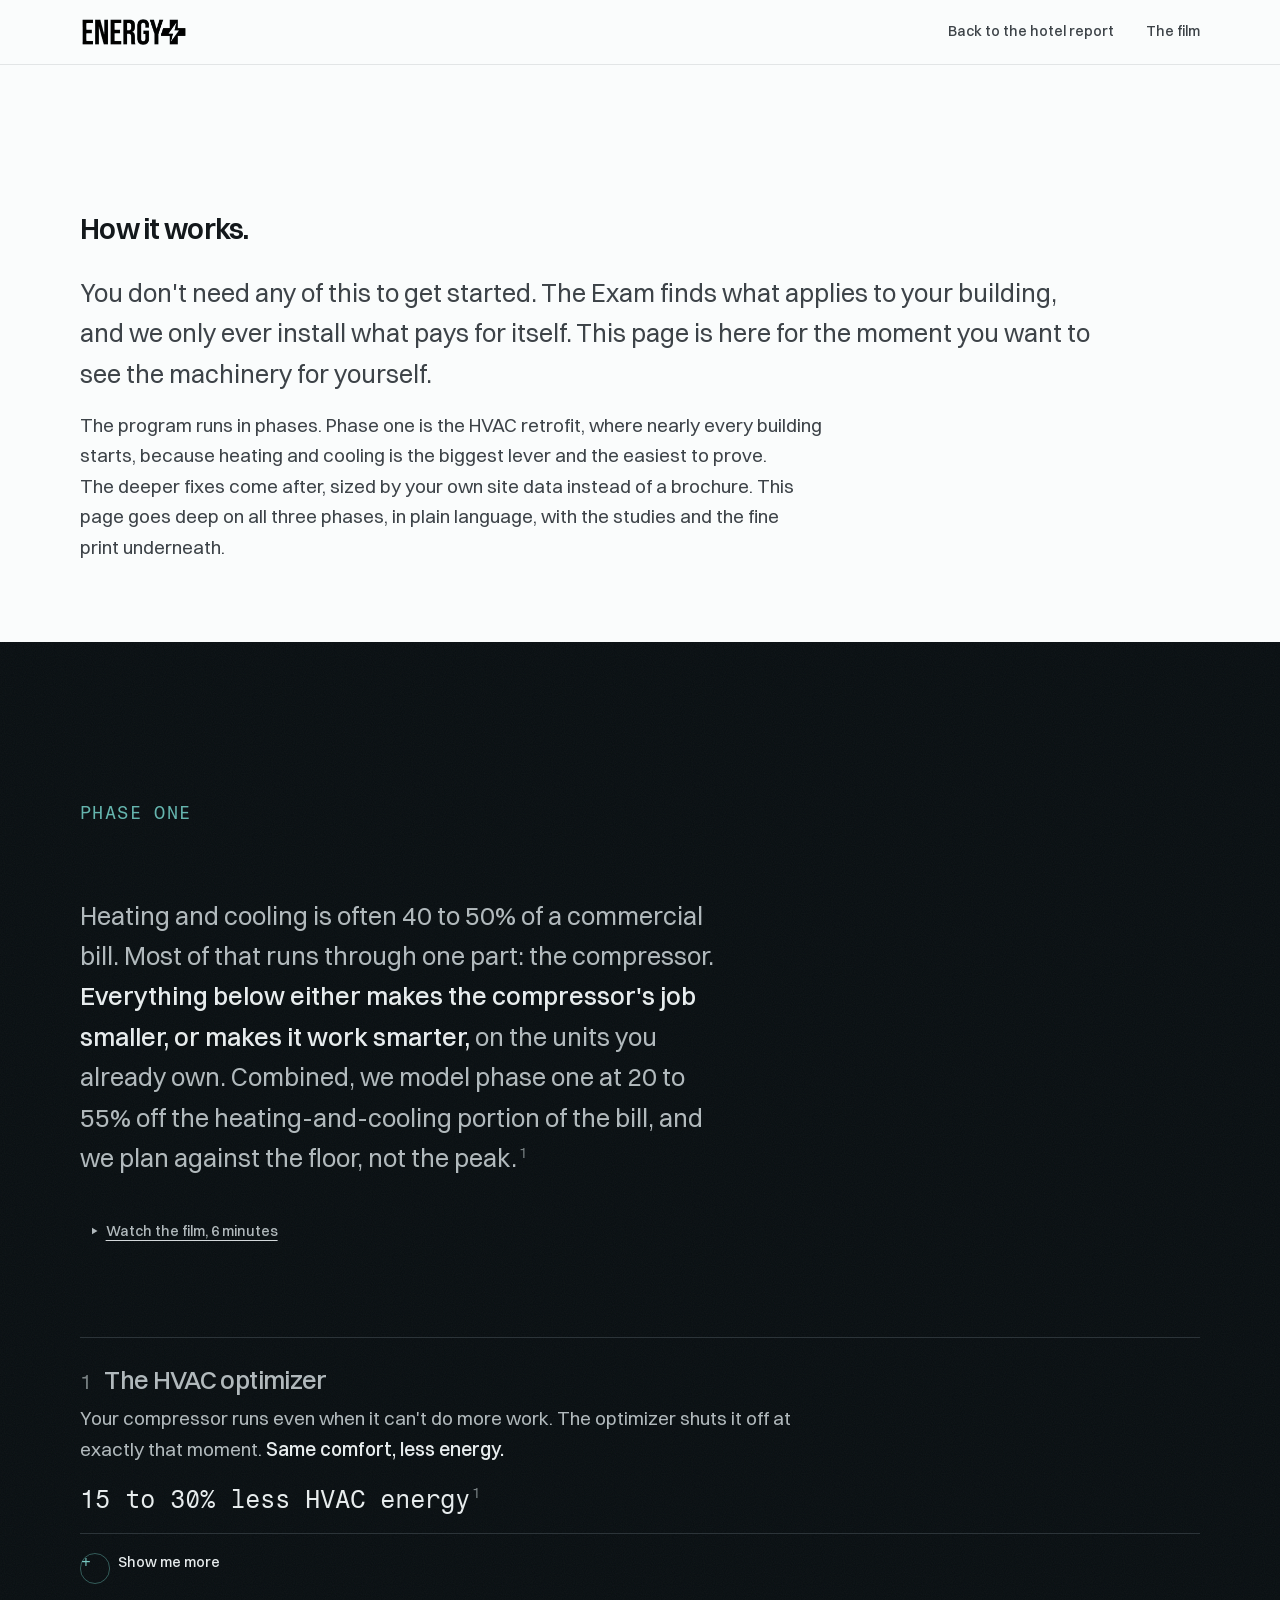
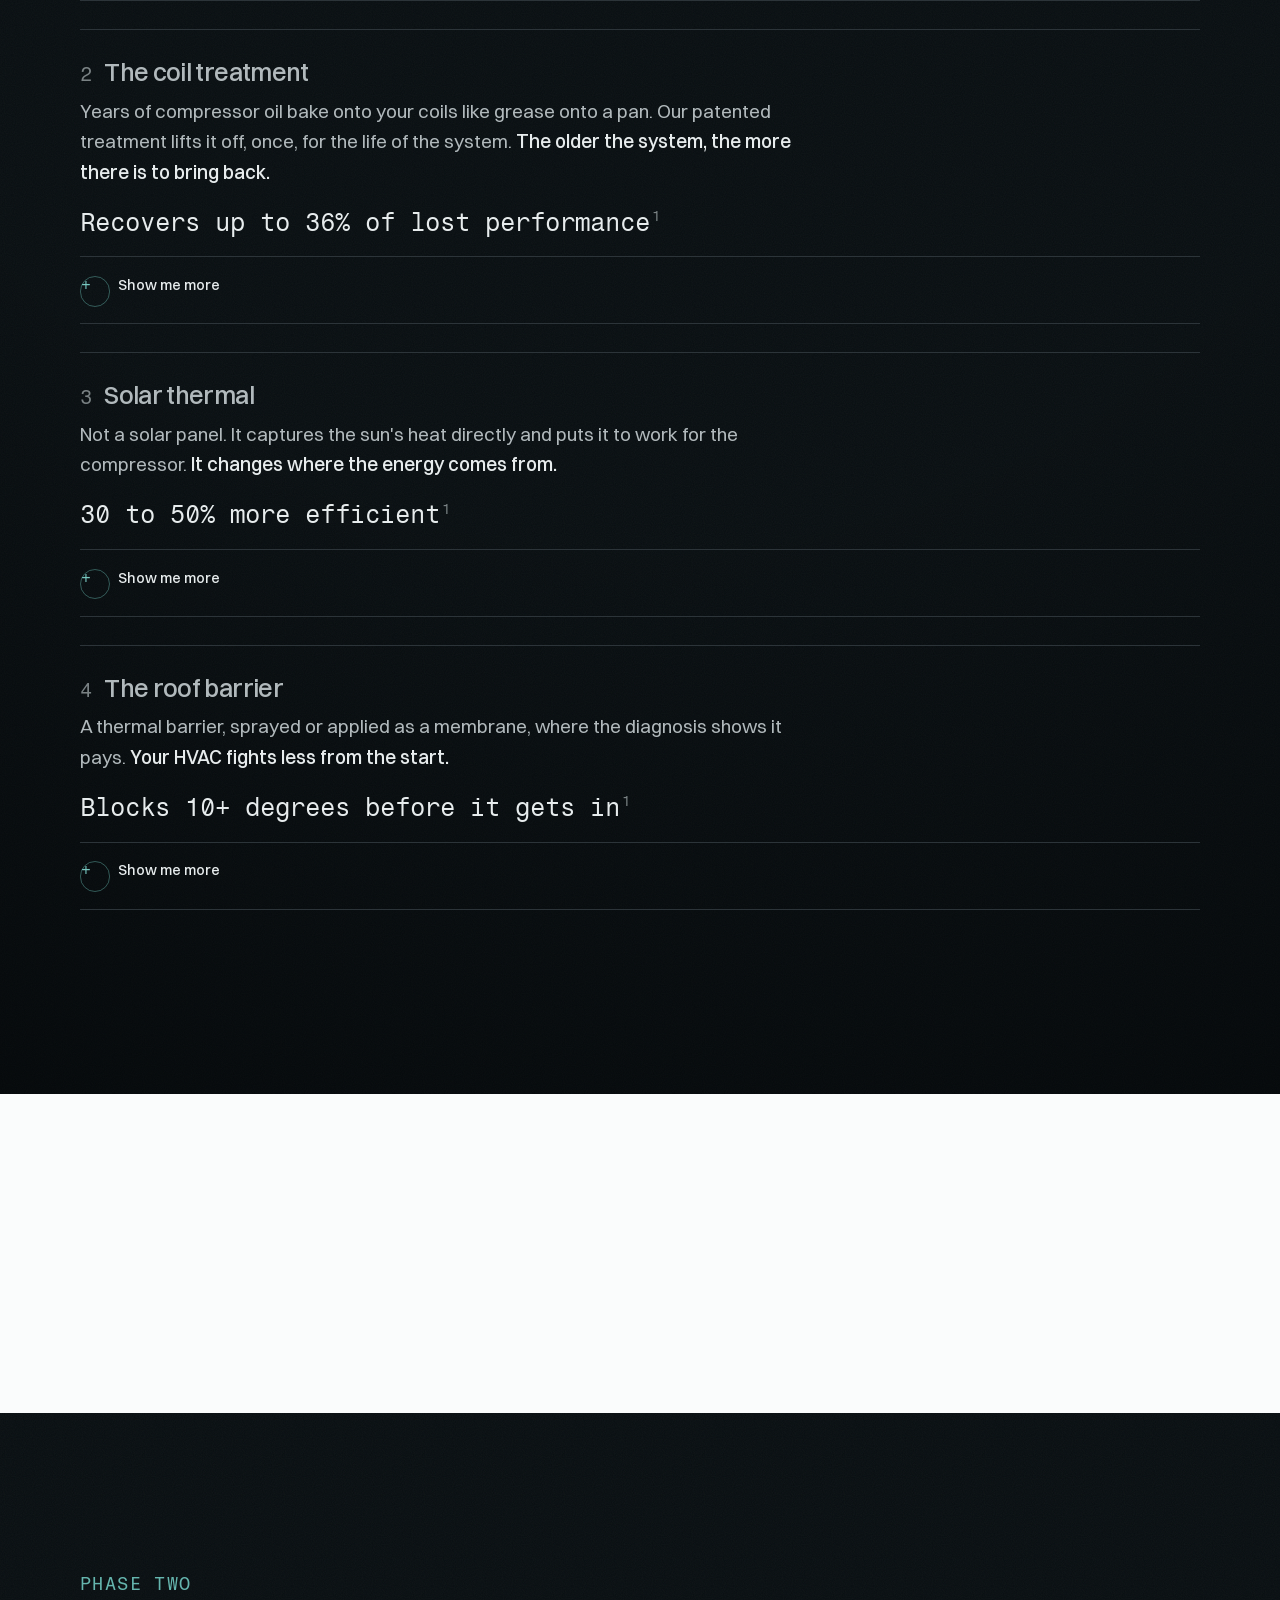
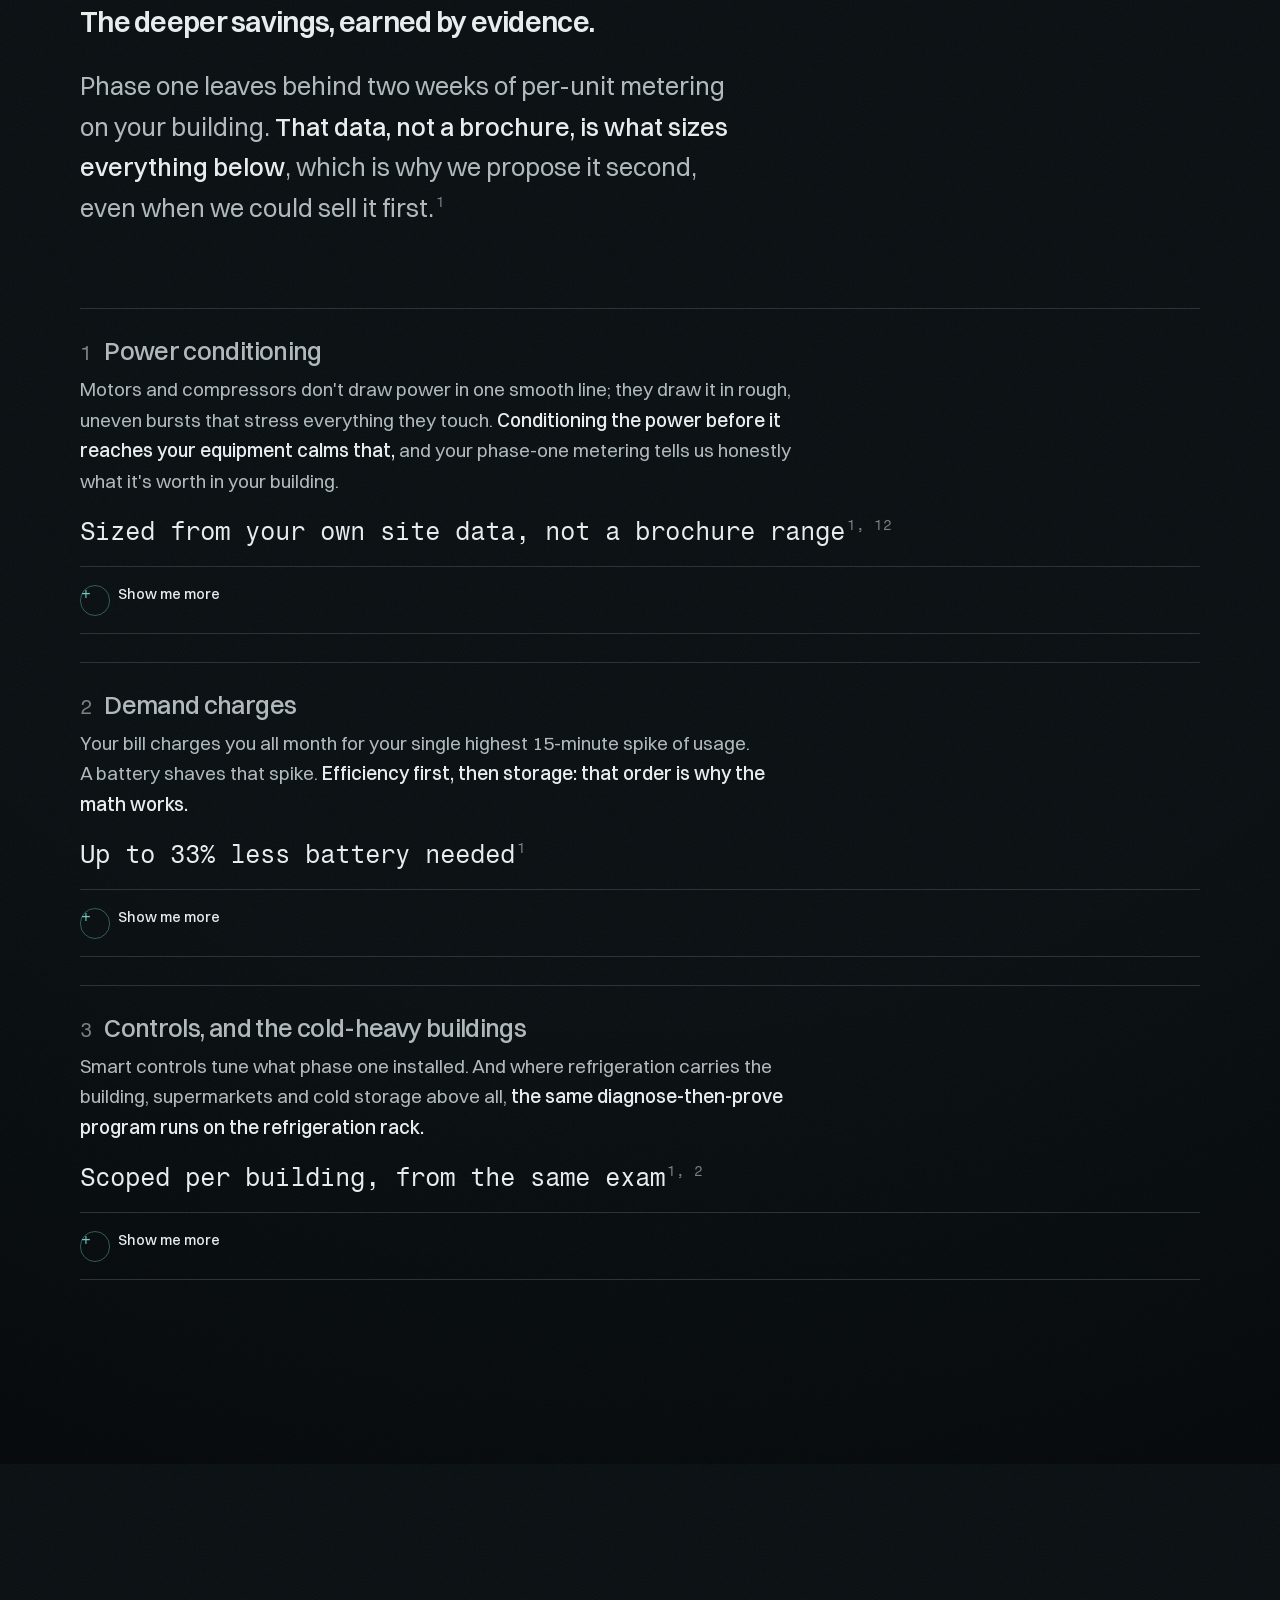
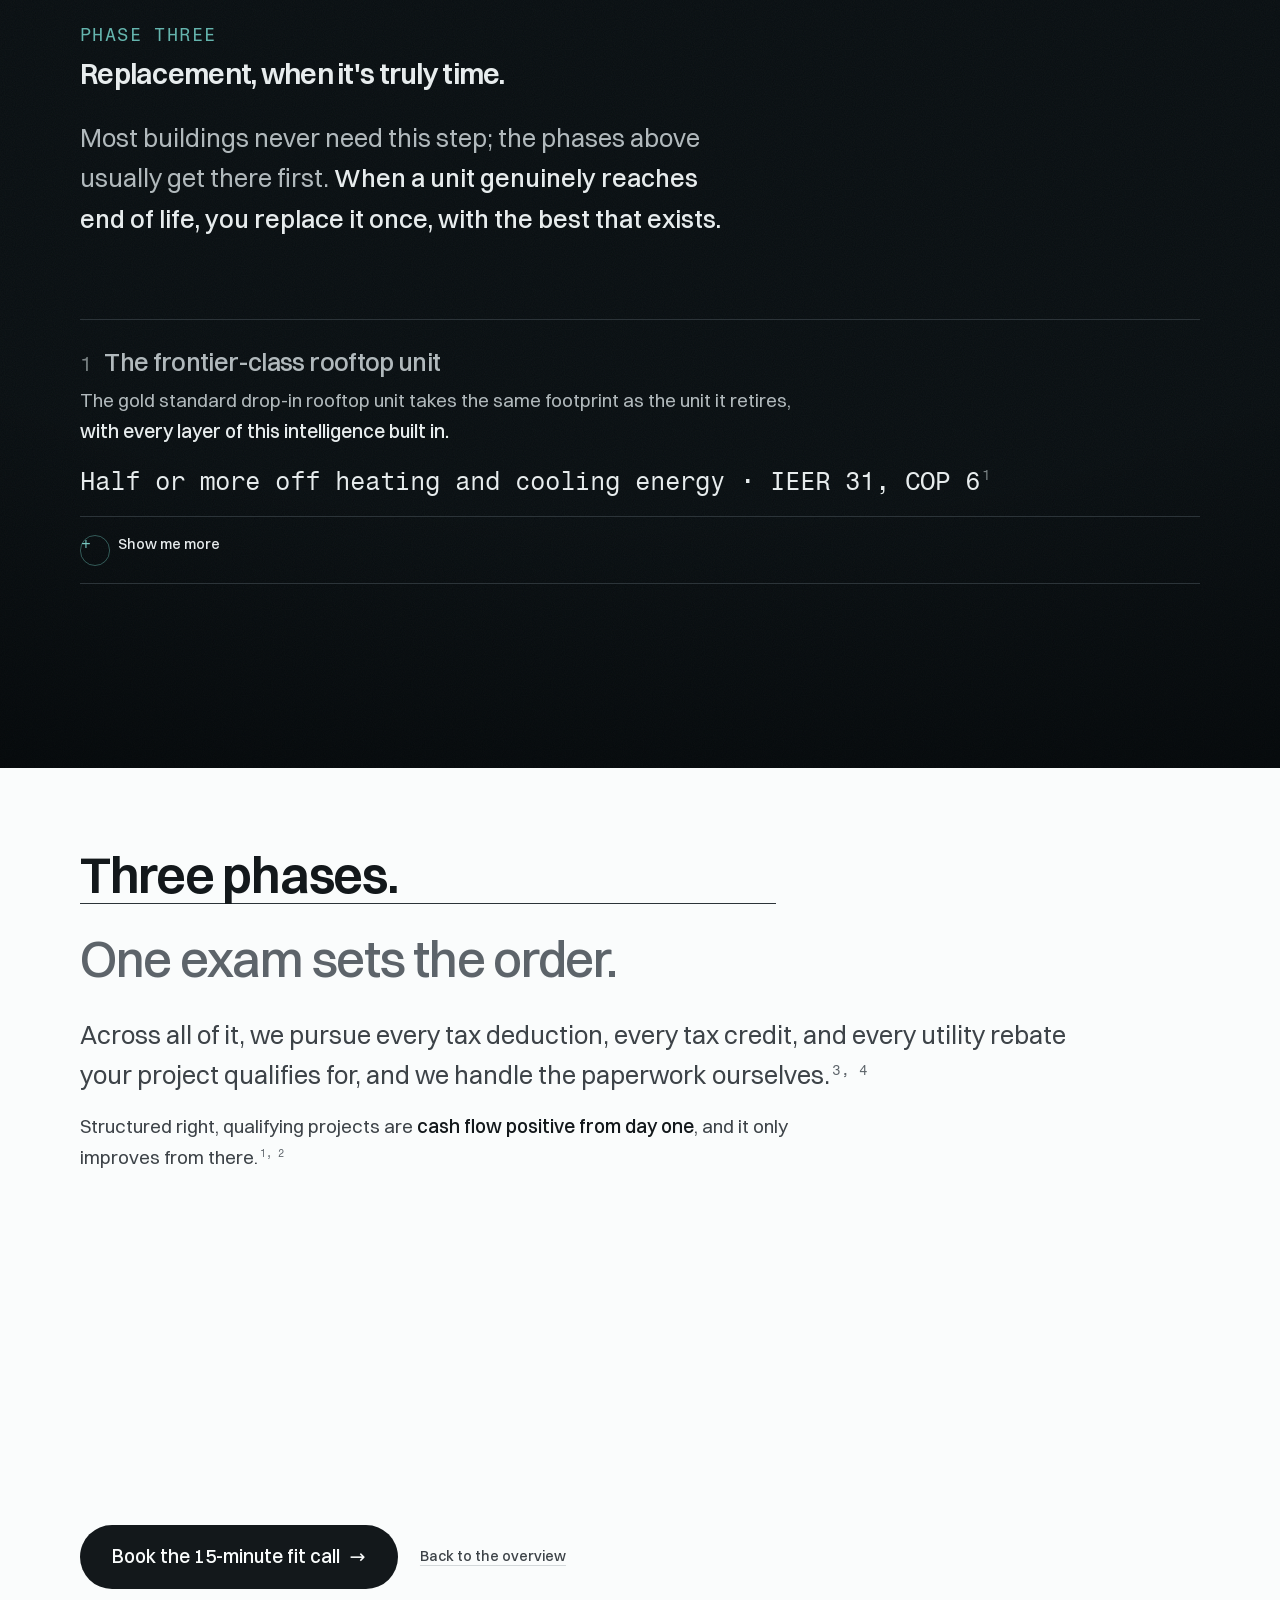
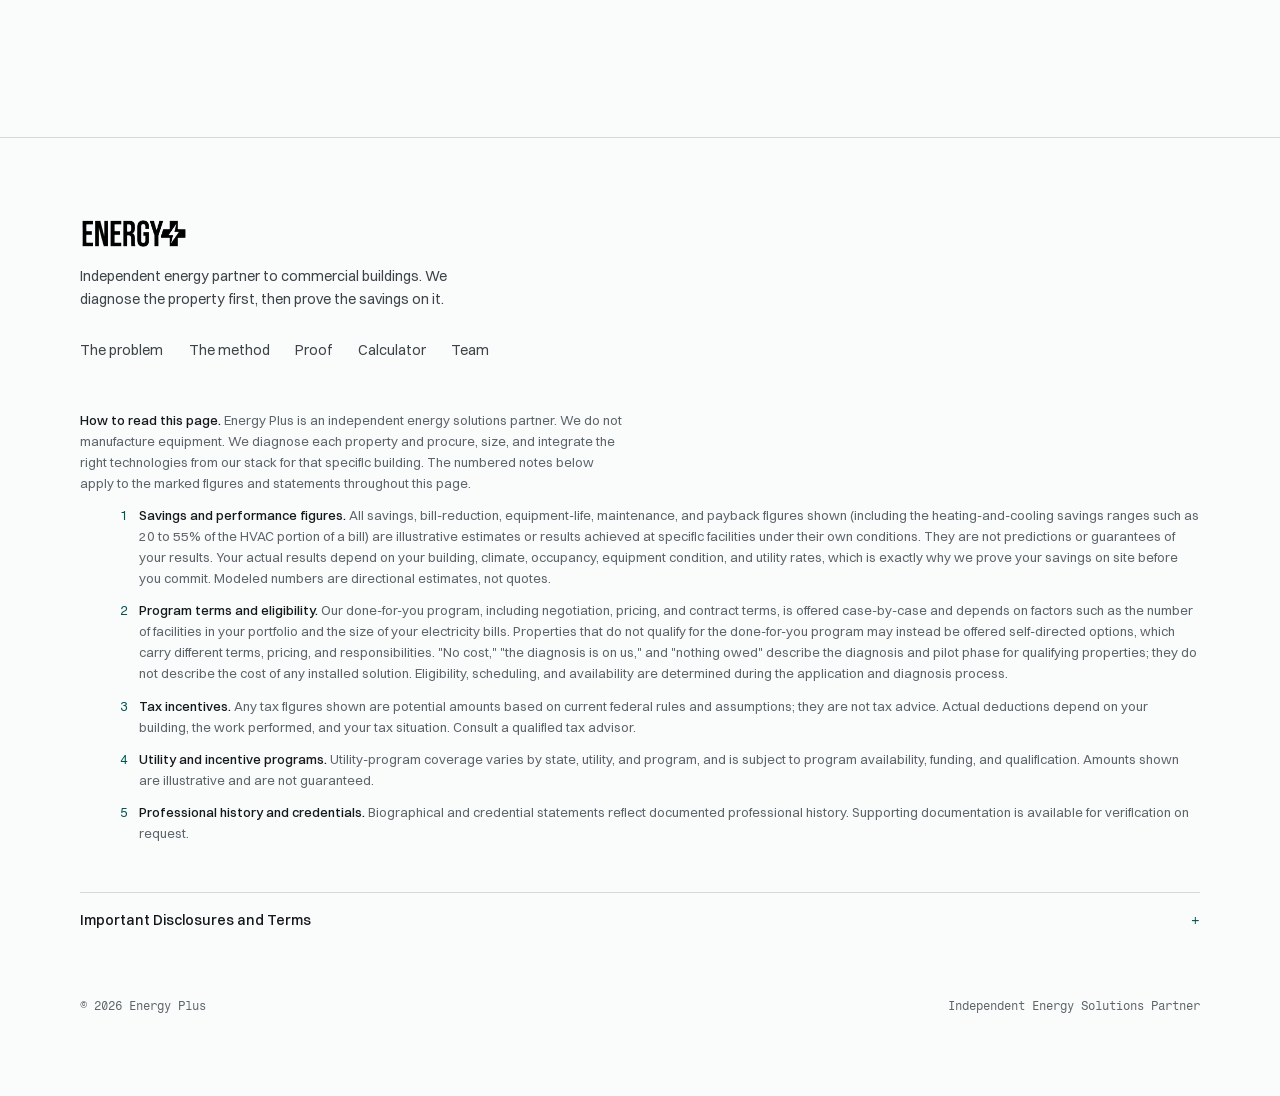
<file: how-it-works.html>
<!DOCTYPE html>
<html lang="en">
<head>
<meta charset="UTF-8">
<meta name="viewport" content="width=device-width, initial-scale=1.0">
<title>How it works: the machinery behind the diagnosis | Energy Plus</title>
<meta name="description" content="The mechanism behind the savings, phase by phase: the compressor and the coils first, then the deeper fixes this house's own data justifies.">
<meta property="og:title" content="How it works | Energy Plus">
<meta property="og:description" content="The mechanism behind the savings, phase by phase.">
<meta property="og:type" content="website">
<meta name="robots" content="noindex, nofollow">
<meta name="color-scheme" content="light">
<meta name="theme-color" content="#fbfbfa">
<link rel="icon" href="assets/img/energy-plus-logo.png">
<link rel="stylesheet" href="assets/fonts/fonts.css">
<link rel="stylesheet" href="assets/fonts/display.css">
<link rel="stylesheet" href="assets/styles.css">
</head>
<body>
<a href="#main" class="skip-link">Skip to content</a>

<header class="site-head">
  <div class="container site-head__in">
    <a href="index.html" aria-label="Energy Plus, home"><img src="assets/img/energy-plus-logo.png" alt="Energy Plus" width="108" height="31"></a>
    <nav class="site-nav" aria-label="Primary">
      <a href="index.html">Back to the hotel report</a>
      <a href="index.html#film">The film</a>
    </nav>
  </div>
</header>

<main id="main">

  <!-- INTRO -->
  <section class="sect" id="top" aria-labelledby="hiw-title" style="padding-top: var(--space-chapter)">
    <div class="container">
      <div class="prose">
        <h1 id="hiw-title" class="reveal">How it works.</h1>
        <p class="lede reveal" style="--ri:1">You don't need any of this to get started. The Exam finds what applies to your building, and we only ever install what pays for itself. This page is here for the moment you want to see the machinery for yourself.</p>
        <p class="reveal" style="--ri:2">The program runs in phases. Phase one is the HVAC retrofit, where nearly every building starts, because heating and cooling is the biggest lever and the easiest to prove. The deeper fixes come after, sized by your own site data instead of a brochure. This page goes deep on all three phases, in plain language, with the studies and the fine print underneath.</p>
      </div>
    </div>
  </section>

  <!-- CHAPTER ONE · PHASE ONE, THE HVAC RETROFIT (cinema) -->
  <span id="heat" aria-hidden="true"></span>
  <section class="cinema cinema-pad" id="phase-1" aria-labelledby="heat-title">
    <div class="container">
      <div class="method-intro">
        <p class="m reveal" style="color: oklch(0.72 0.08 188); letter-spacing: 0.08em;">PHASE ONE</p>
        <h2 id="heat-title" class="reveal" style="margin-top: 0.6rem;">The HVAC retrofit.</h2>
        <p class="lede reveal" style="--ri:1">Heating and cooling is often 40 to 50% of a commercial bill. Most of that runs through one part: the compressor. <strong>Everything below either makes the compressor's job smaller, or makes it work smarter,</strong> on the units you already own. Combined, we model phase one at 20 to 55% off the heating-and-cooling portion of the bill, and we plan against the floor, not the peak.<sup class="fn"><a href="#notes">1</a></sup></p>
        <div class="cta-row reveal" style="--ri:2; margin-top: var(--space-3)">
          <button type="button" class="ghostlink" data-open-film><svg width="12" height="12" viewBox="0 0 24 24" fill="currentColor" aria-hidden="true" style="vertical-align: -1px; margin-right: 0.35rem;"><path d="M8 5.5v13l11-6.5z"/></svg>Watch the film, 6 minutes</button>
        </div>
      </div>

      <div class="method__list" style="margin-top: var(--space-5)">
        <article class="layer">
          <h3><span class="idx">1</span> The HVAC optimizer</h3>
          <p class="mech">Your compressor runs even when it can't do more work. The optimizer shuts it off at exactly that moment. <strong>Same comfort, less energy.</strong></p>
          <p class="fig">15 to 30% less HVAC energy<sup class="fn"><a href="#notes">1</a></sup></p>
          <details class="gate"><summary><span class="plus" aria-hidden="true">+</span> Show me more</summary>
            <div class="gate__body">
              <p>The most common HVAC systems in America run on a simple on-off compressor. You ask for cold air, it turns on, and it stays on even when it's doing nothing useful, because more than 80% of your HVAC's energy draw runs through that one part.</p>
              <p>Think of a sponge. Once it's saturated with water, it can't take on any more. Your coils work the same way: once they're saturated, the air can't get any colder, yet the compressor keeps running. That's pure waste. The optimizer learns how your building and your systems actually run, and keeps adapting week after week to changing weather and changing use. When your coils are saturated, it shuts the compressor down, and the fan keeps pushing the stored cold into the room.</p>
              <p>Verified in more than 150 independent studies in 11 countries on six continents, by institutions including NASA, JPL, and Durham College, and approved by utilities from California to Ontario. Proven in San Diego summers, Canadian winters, Dubai deserts, Mumbai humidity, and Bangladesh monsoons.<sup class="fn"><a href="#notes">1, 9</a></sup></p>
            </div>
          </details>
        </article>

        <article class="layer">
          <h3><span class="idx">2</span> The coil treatment</h3>
          <p class="mech">Years of compressor oil bake onto your coils like grease onto a pan. Our patented treatment lifts it off, once, for the life of the system. <strong>The older the system, the more there is to bring back.</strong></p>
          <p class="fig">Recovers up to 36% of lost performance<sup class="fn"><a href="#notes">1</a></sup></p>
          <details class="gate"><summary><span class="plus" aria-hidden="true">+</span> Show me more</summary>
            <div class="gate__body">
              <p>In nearly every aging system, something invisible is happening. The compressor slowly leaks oil into the refrigerant, and that oil bakes onto the coils: a thin insulating film that heat can no longer pass through, growing for years with no one to tell you.</p>
              <p>Our multi-patented treatment lifts that film away and leaves the metal clean and protected, so oil can't bake on the way it did. Heat transfer returns, so the system reaches temperature faster, shuts off sooner, and lasts longer. And because a clean coil runs colder, it pulls more moisture from the air. Drier air feels colder, so the same comfort arrives at a higher setting, saving even more. Mold and mustiness lose their grip, and the whole building feels fresher. One application, lasting the life of the system.<sup class="fn"><a href="#notes">1, 12</a></sup></p>
            </div>
          </details>
        </article>

        <article class="layer">
          <h3><span class="idx">3</span> Solar thermal</h3>
          <p class="mech">Not a solar panel. It captures the sun's heat directly and puts it to work for the compressor. <strong>It changes where the energy comes from.</strong></p>
          <p class="fig">30 to 50% more efficient<sup class="fn"><a href="#notes">1</a></sup></p>
          <details class="gate"><summary><span class="plus" aria-hidden="true">+</span> Show me more</summary>
            <div class="gate__body">
              <p>Panels are large and expensive, and they only add power to feed a system that's still wasting it. Solar thermal takes a fraction of the space by capturing the sun's heat directly and putting it to work for the compressor. It still works on cloudy days, and can even store energy for later.</p>
              <p>For HVAC systems that are already supposed to be efficient, this changes where the energy comes from, instead of squeezing what's left of what you buy. Where phase one meets an inverter-based system, this is the fix we reach for.<sup class="fn"><a href="#notes">1</a></sup></p>
            </div>
          </details>
        </article>

        <article class="layer">
          <h3><span class="idx">4</span> The roof barrier</h3>
          <p class="mech">A thermal barrier, sprayed or applied as a membrane, where the diagnosis shows it pays. <strong>Your HVAC fights less from the start.</strong></p>
          <p class="fig">Blocks 10+ degrees before it gets in<sup class="fn"><a href="#notes">1</a></sup></p>
          <details class="gate"><summary><span class="plus" aria-hidden="true">+</span> Show me more</summary>
            <div class="gate__body">
              <p>Where it makes sense, we treat the roof so less heat enters the building in the first place, blocking more than 10 degrees before it gets in. Less heat in means less cooling bought, every day the sun is up. It's applied where the diagnosis shows it pays, not everywhere by default.<sup class="fn"><a href="#notes">1</a></sup></p>
            </div>
          </details>
        </article>

      </div>
    </div>
  </section>

  <!-- chapter break -->
  <div class="chapter container" aria-hidden="true">
    <p class="chapter__line reveal reveal--mask">Phase one pays for the proof. <span class="dim">The proof pays for what follows.</span></p>
  </div>

  <!-- CHAPTER TWO · PHASE TWO, THE DEEPER SAVINGS (cinema) -->
  <span id="wear" aria-hidden="true"></span>
  <section class="cinema cinema-pad" id="phase-2" aria-labelledby="wear-title">
    <div class="container">
      <div class="method-intro">
        <p class="m reveal" style="color: oklch(0.72 0.08 188); letter-spacing: 0.08em;">PHASE TWO</p>
        <h2 id="wear-title" class="reveal" style="margin-top: 0.6rem;">The deeper savings, earned by evidence.</h2>
        <p class="lede reveal" style="--ri:1">Phase one leaves behind two weeks of per-unit metering on your building. <strong>That data, not a brochure, is what sizes everything below</strong>, which is why we propose it second, even when we could sell it first.<sup class="fn"><a href="#notes">1</a></sup></p>
      </div>

      <div class="method__list" style="margin-top: var(--space-5)">
        <article class="layer">
          <h3><span class="idx">1</span> Power conditioning</h3>
          <p class="mech">Motors and compressors don't draw power in one smooth line; they draw it in rough, uneven bursts that stress everything they touch. <strong>Conditioning the power before it reaches your equipment calms that,</strong> and your phase-one metering tells us honestly what it's worth in your building.</p>
          <p class="fig">Sized from your own site data, not a brochure range<sup class="fn"><a href="#notes">1, 12</a></sup></p>
          <details class="gate"><summary><span class="plus" aria-hidden="true">+</span> Show me more</summary>
            <div class="gate__body">
              <p>The roughness starts inside your building, not on the grid. It costs you in two ways: it makes equipment work harder than the job requires, and it wears out everything it touches. Elevator motors hard-start every time the cab moves. RTU fleets run under that stress around the clock and age years early. Pump, spa, and laundry drives fail the same way.</p>
              <p>The fix conditions power as it enters the building, before it reaches your equipment: motors run cooler and steadier, breakdowns drop, and equipment lives longer. Documented results exist at named sites running this technology, including the 24%-of-total-bill project at Edward Hospital in the full record on the overview page; results vary widely by building, which is exactly why we quantify yours from your own phase-one data instead of quoting someone else's number.<sup class="fn"><a href="#notes">1, 9, 12</a></sup></p>
            </div>
          </details>
        </article>

        <article class="layer">
          <h3><span class="idx">2</span> Demand charges</h3>
          <p class="mech">Your bill charges you all month for your single highest 15-minute spike of usage. A battery shaves that spike. <strong>Efficiency first, then storage: that order is why the math works.</strong></p>
          <p class="fig">Up to 33% less battery needed<sup class="fn"><a href="#notes">1</a></sup></p>
          <details class="gate"><summary><span class="plus" aria-hidden="true">+</span> Show me more</summary>
            <div class="gate__body">
              <p>Demand charges are one of the largest lines on a commercial bill: your single highest 15-minute spike sets the price for the whole month, no matter how low your usage runs the rest of the time. A battery shaves that spike down.</p>
              <p>Because phase one has already shrunk your load, the battery you need is up to a third smaller than it would have been on day one. Efficiency first, storage second: that order is what keeps the cost of the battery in proportion to what it saves you.<sup class="fn"><a href="#notes">1</a></sup></p>
            </div>
          </details>
        </article>

        <article class="layer">
          <h3><span class="idx">3</span> Controls, and the cold-heavy buildings</h3>
          <p class="mech">Smart controls tune what phase one installed. And where refrigeration carries the building, supermarkets and cold storage above all, <strong>the same diagnose-then-prove program runs on the refrigeration rack.</strong></p>
          <p class="fig">Scoped per building, from the same exam<sup class="fn"><a href="#notes">1, 2</a></sup></p>
          <details class="gate"><summary><span class="plus" aria-hidden="true">+</span> Show me more</summary>
            <div class="gate__body">
              <p>In a grocery store, refrigeration can be half or more of the electric load, which is why cold-heavy buildings get their own phase-two track: coil treatment on refrigeration systems today, with optimization and heat-recovery technologies staged behind it. The method doesn't change: measure first, prove on your bill, then expand.<sup class="fn"><a href="#notes">1, 2</a></sup></p>
            </div>
          </details>
        </article>
      </div>
    </div>
  </section>

  <!-- CHAPTER THREE · PHASE THREE, REPLACEMENT (cinema) -->
  <section class="cinema cinema-pad" id="phase-3" aria-labelledby="phase3-title">
    <div class="container">
      <div class="method-intro">
        <p class="m reveal" style="color: oklch(0.72 0.08 188); letter-spacing: 0.08em;">PHASE THREE</p>
        <h2 id="phase3-title" class="reveal" style="margin-top: 0.6rem;">Replacement, when it's truly time.</h2>
        <p class="lede reveal" style="--ri:1">Most buildings never need this step; the phases above usually get there first. <strong>When a unit genuinely reaches end of life, you replace it once, with the best that exists.</strong></p>
      </div>

      <div class="method__list" style="margin-top: var(--space-5)">
        <article class="layer">
          <h3><span class="idx">1</span> The frontier-class rooftop unit</h3>
          <p class="mech">The gold standard drop-in rooftop unit takes the same footprint as the unit it retires, <strong>with every layer of this intelligence built in.</strong></p>
          <p class="fig">Half or more off heating and cooling energy &middot; IEER 31, COP 6<sup class="fn"><a href="#notes">1</a></sup></p>
          <details class="gate"><summary><span class="plus" aria-hidden="true">+</span> Show me more</summary>
            <div class="gate__body">
              <p>When replacement is genuinely the right answer, one simple unit with far less maintenance reaches an IEER of 31 and a COP of 6, cutting heating and cooling energy by half or more. Because phase one already told us exactly how each of your units runs, the replacement decision is made on your data and your depreciation schedule, never on a salesman's timetable.<sup class="fn"><a href="#notes">1</a></sup></p>
            </div>
          </details>
        </article>
      </div>
    </div>
  </section>

  <!-- CLOSING · THREE PHASES -->
  <section class="sect" id="two-kinds" aria-labelledby="two-kinds-title">
    <div class="container">
      <div class="prose">
        <h2 id="two-kinds-title" class="reveal">Three phases. <span class="beat">One exam sets the order.</span></h2>
        <p class="lede reveal" style="--ri:1">Across all of it, we pursue every tax deduction, every tax credit, and every utility rebate your project qualifies for, and we handle the paperwork ourselves.<sup class="fn"><a href="#notes">3, 4</a></sup></p>
        <p class="reveal" style="--ri:2">Structured right, qualifying projects are <strong>cash flow positive from day one</strong>, and it only improves from there.<sup class="fn"><a href="#notes">1, 2</a></sup></p>
      </div>
    </div>
  </section>

  <!-- CLOSE -->
  <section class="close-echo" aria-label="Book a call">
    <div class="container">
      <h2 class="reveal reveal--mask">Start with The Exam. <span style="color: var(--muted)">The rest follows.</span></h2>
      <div class="cta-block">
        <div class="cta-row reveal" style="--ri:1">
          <button type="button" class="pill pill--lg" data-cal-namespace="15min" data-cal-link="dan-knows-a-gut/15min" data-cal-config='{"layout":"month_view","theme":"light"}'>Book the 15-minute fit call <span class="arrow" aria-hidden="true">&rarr;</span></button>
          <a class="ghostlink" href="index.html">Back to the overview</a>
        </div>
      </div>
    </div>
  </section>
</main>

<footer class="site-foot">
  <div class="container">
    <img src="assets/img/energy-plus-logo.png" alt="Energy Plus" width="108" height="31">
    <p class="tagline">Independent energy partner to commercial buildings. We diagnose the property first, then prove the savings on it.</p>
    <nav class="foot-nav" aria-label="Footer">
      <a href="index.html#problem">The problem</a>
      <a href="index.html#method">The method</a>
      <a href="index.html#proof">Proof</a>
      <a href="index.html#calculator">Calculator</a>
      <a href="index.html#team">Team</a>
    </nav>

    <div class="foot-notes" id="notes">
      <p><strong>How to read this page.</strong> Energy Plus is an independent energy solutions partner. We do not manufacture equipment. We diagnose each property and procure, size, and integrate the right technologies from our stack for that specific building. The numbered notes below apply to the marked figures and statements throughout this page.</p>
      <ul>
        <li><span class="n">1</span><span><strong>Savings and performance figures.</strong> All savings, bill-reduction, equipment-life, maintenance, and payback figures shown (including the heating-and-cooling savings ranges such as 20 to 55% of the HVAC portion of a bill) are illustrative estimates or results achieved at specific facilities under their own conditions. They are not predictions or guarantees of your results. Your actual results depend on your building, climate, occupancy, equipment condition, and utility rates, which is exactly why we prove your savings on site before you commit. Modeled numbers are directional estimates, not quotes.</span></li>
        <li><span class="n">2</span><span><strong>Program terms and eligibility.</strong> Our done-for-you program, including negotiation, pricing, and contract terms, is offered case-by-case and depends on factors such as the number of facilities in your portfolio and the size of your electricity bills. Properties that do not qualify for the done-for-you program may instead be offered self-directed options, which carry different terms, pricing, and responsibilities. "No cost," "the diagnosis is on us," and "nothing owed" describe the diagnosis and pilot phase for qualifying properties; they do not describe the cost of any installed solution. Eligibility, scheduling, and availability are determined during the application and diagnosis process.</span></li>
        <li><span class="n">3</span><span><strong>Tax incentives.</strong> Any tax figures shown are potential amounts based on current federal rules and assumptions; they are not tax advice. Actual deductions depend on your building, the work performed, and your tax situation. Consult a qualified tax advisor.</span></li>
        <li><span class="n">4</span><span><strong>Utility and incentive programs.</strong> Utility-program coverage varies by state, utility, and program, and is subject to program availability, funding, and qualification. Amounts shown are illustrative and are not guaranteed.</span></li>
        <li><span class="n">5</span><span><strong>Professional history and credentials.</strong> Biographical and credential statements reflect documented professional history. Supporting documentation is available for verification on request.</span></li>
      </ul>
    </div>

    <details class="disclosures" id="disclosures-terms">
      <summary>Important Disclosures and Terms <span class="plus" aria-hidden="true">+</span></summary>
      <div class="disclosures__body">
        <p><em>Effective date: February 4, 2026.</em> These disclosures apply to Energy Plus marketing and informational materials, including videos, presentations, web pages, and printed materials. They explain the basis for the statements, figures, and offers presented in those materials. By viewing or relying on those materials, you acknowledge these disclosures. Where a signed agreement exists, that agreement governs.</p>
        <h4>1. General</h4>
        <p>This content is provided for general informational purposes only. It is not an offer, warranty, guarantee, or professional advice. All figures are estimates, are illustrative, and are subject to change without notice. The only binding commitments between you and Energy Plus are those set out in a signed written agreement. Results vary by facility.</p>
        <h4>2. Performance figures</h4>
        <p>Stated efficiency and savings ranges, including but not limited to 15 to 30 percent, 30 to 50 percent, 20 to 55 percent of the heating-and-cooling portion of a bill, up to 36 percent, up to 33 percent, an IEER of 31, a COP of 6, and more than 10 degrees, reflect results observed under specific conditions or reported in specific studies. Where a range is quoted for combined measures, the low end reflects the outcomes we treat as the planning floor and the high end requires per-site modeling. Actual performance depends on factors including equipment type, equipment age, baseline efficiency, climate, occupancy, usage patterns, maintenance, and installation quality. Your actual results may differ from, and may fall below, the ranges shown.</p>
        <h4>3. System and technical statements</h4>
        <p>Descriptions of how heating and cooling systems operate, including any statement that the compressor accounts for a majority or a stated share of system energy use, are typical or representative rather than universal. Actual values vary by system design, configuration, and operation.</p>
        <h4>4. Savings and return on investment</h4>
        <p>Any savings, payback period, or return on investment figure is an estimate based on assumptions that may not reflect the conditions at your facility. It is not a guarantee of any specific financial outcome. Modeled results and prior results do not predict future performance.</p>
        <h4>5. Cash flow and program cost</h4>
        <p>Statements that a project can be cash-flow positive from day one, or that incentives can cover the entire program, describe outcomes that are achievable only under certain financing structures, utility rates, program eligibility, and tax positions. These outcomes are not available in all cases and are not promised for any particular customer.</p>
        <h4>6. Tax credits, deductions, and rebates</h4>
        <p>The availability, amounts, and eligibility requirements of tax deductions, tax credits, and utility rebates depend on jurisdiction, current law, program funding, and your individual tax situation. Programs change and may end without notice. Energy Plus does not provide tax, accounting, or legal advice and does not guarantee that any incentive will be approved or received. Consult your own qualified advisor regarding your specific circumstances.</p>
        <h4>7. Best-return and finder's-fee offer</h4>
        <p>Any offer to pay a finder's fee in connection with a demonstrably better return is subject to separate written terms and conditions. Such an offer requires a like-for-like comparison on equivalent scope, equipment, and methodology, and is subject to verification by Energy Plus. Energy Plus reserves the right to verify, interpret, and administer the offer, and to modify or withdraw it at any time. The offer is void where prohibited by law.</p>
        <h4>8. Measurement and verification</h4>
        <p>Independent measurement and verification of results, including under recognized protocols such as the International Performance Measurement and Verification Protocol (IPMVP) Option C and ASHRAE Guideline 14, is available upon request on qualifying projects. Where performed, verification confirms measured results for that specific project only and does not guarantee future results or results at any other site.</p>
        <h4>9. Third-party evaluations and named organizations</h4>
        <p>References to NASA, Durham College, named utilities, and other organizations reflect publicly available reports and evaluations concerning the underlying technologies that Energy Plus deploys. They do not refer to Energy Plus itself. Such references are provided for identification and descriptive purposes only and do not constitute or imply endorsement, sponsorship, certification, or affiliation by those organizations with Energy Plus, unless expressly stated in writing.</p>
        <h4>10. Case studies and references</h4>
        <p>Case studies, study counts, and climate or geographic references reflect specific installations completed under specific conditions. They are illustrative and are not predictive of the results you will achieve at your facility.</p>
        <h4>11. Third-party products and trademarks</h4>
        <p>Certain technologies referenced are manufactured or supplied by third parties. All product names, logos, and trademarks are the property of their respective owners. Specifications are subject to change without notice.</p>
        <h4>12. Equipment life and maintenance</h4>
        <p>Statements regarding extended equipment life, reduced maintenance, improved humidity control, and single-application or long-lasting benefits assume proper installation, operation, and maintenance. They are not a warranty, and actual outcomes will vary. Warranty terms, if any, are provided separately in writing.</p>
        <h4>13. Forward-looking statements</h4>
        <p>Statements about future benefits, savings, performance, and outcomes are forward-looking and inherently uncertain. Actual results may differ materially from those expressed or implied.</p>
        <h4>14. Not professional advice; assessment required</h4>
        <p>The information presented is general and educational in nature. It is not engineering, financial, tax, or legal advice for your specific situation. A formal assessment of your facility is required before any specific recommendation, scope, or projected result can be provided.</p>
        <h4>15. Analogies</h4>
        <p>References to diagnosis, examinations, prescriptions, or disease are analogies used to describe the energy assessment process. They are not medical statements and are not intended to convey any medical meaning.</p>
        <p><strong>Questions.</strong> For questions about these disclosures or any statement in our materials, contact Energy Plus at <a href="mailto:dan@yourenergyplus.com">dan@yourenergyplus.com</a> or <a href="tel:+18647770688">(864) 777-0688</a>. Energy Plus. Your Energy Partner.</p>
      </div>
    </details>

    <div class="foot-meta">
      <span>&copy; 2026 Energy Plus</span>
      <span>Independent Energy Solutions Partner</span>
    </div>
  </div>
</footer>

<dialog class="film-modal" id="film-modal" aria-label="Energy Plus film">
  <button type="button" class="film-modal__close" aria-label="Close film">&times;</button>
  <div class="film-modal__frame"></div>
</dialog>

<script src="assets/vendor/gsap.min.js" defer></script>
<script src="assets/vendor/ScrollTrigger.min.js" defer></script>
<script src="assets/main.js" defer></script>
<script src="assets/choreo.js" defer></script>
</body>
</html>
</file>
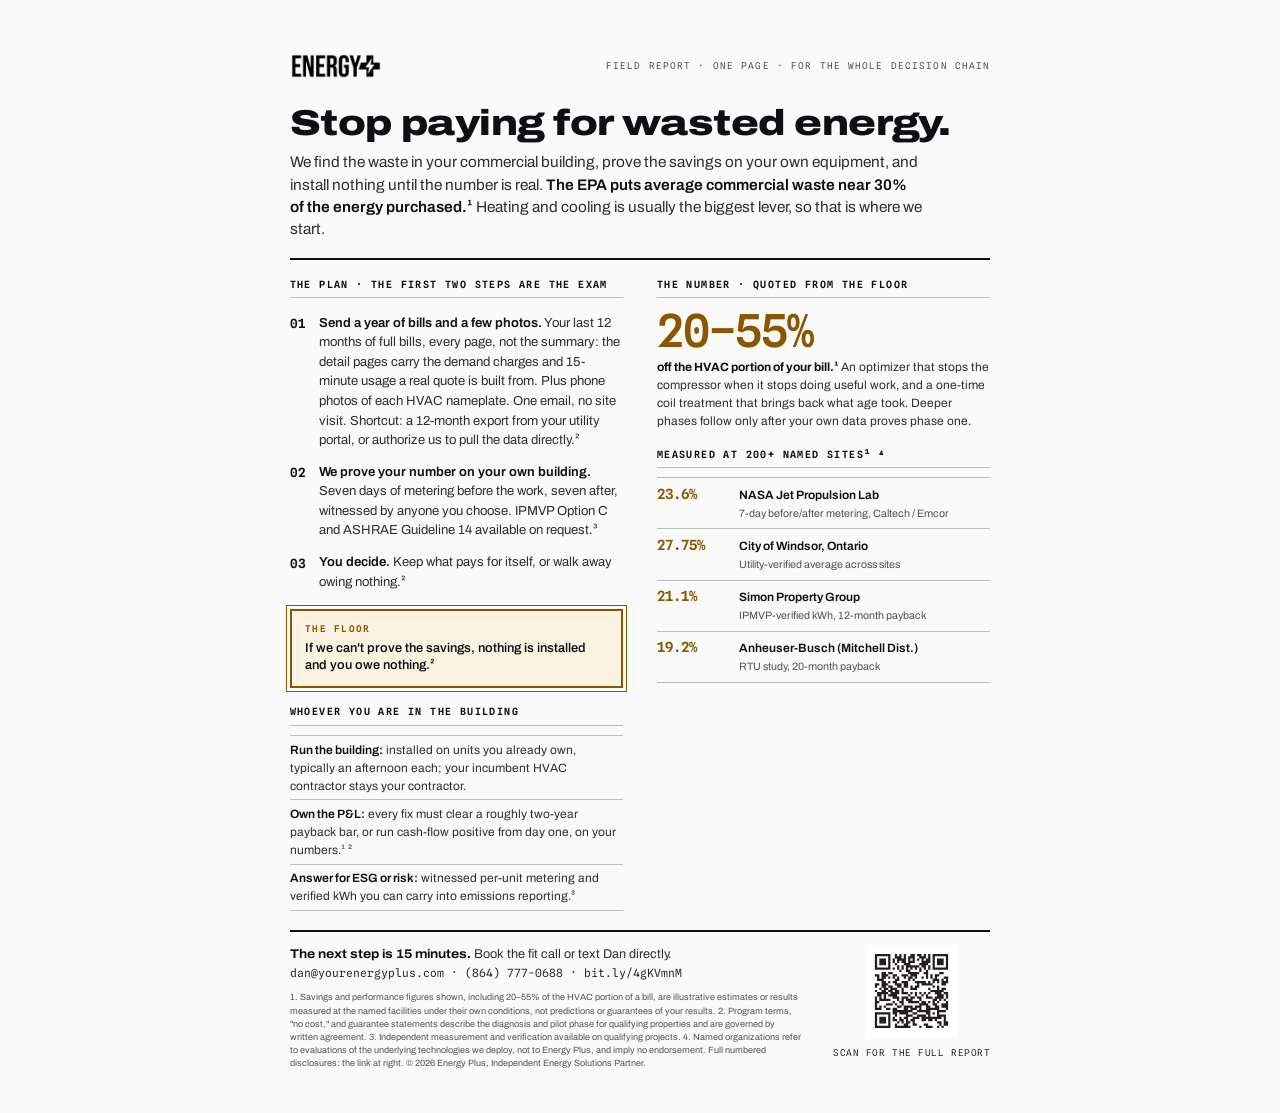
<file: one-pager.html>
<!DOCTYPE html>
<html lang="en">
<head>
<meta charset="UTF-8">
<meta name="viewport" content="width=device-width, initial-scale=1.0">
<title>Energy Plus: the one-page field report</title>
<meta name="robots" content="noindex">
<link rel="stylesheet" href="assets/fonts/report-fonts.css">
<style>
  :root {
    --paper: oklch(0.985 0 0);
    --rule: oklch(0.8 0 0);
    --ink: oklch(0.17 0.005 270);
    --body-c: oklch(0.3 0.005 270);
    --faint: oklch(0.44 0.005 270);
    --amber-ink: oklch(0.5 0.11 70);
    --amber-wash: oklch(0.965 0.025 85);
    --sans: "Archivo", system-ui, sans-serif;
    --mono: "Spline Sans Mono", ui-monospace, monospace;
  }
  * { box-sizing: border-box; margin: 0; }
  @page { size: letter; margin: 0; }
  html, body { background: var(--paper); }
  body {
    width: 8.5in; min-height: 11in; margin: 0 auto; padding: 0.55in 0.6in 0.45in;
    font-family: var(--sans); font-size: 9.8pt; line-height: 1.5; color: var(--body-c);
    -webkit-print-color-adjust: exact; print-color-adjust: exact;
  }
  header { display: flex; justify-content: space-between; align-items: center; }
  header img { width: 92px; filter: invert(1) hue-rotate(180deg); }
  .doc-id { font-family: var(--mono); font-size: 7pt; letter-spacing: 0.12em; text-transform: uppercase; color: var(--faint); }
  h1 { margin-top: 0.28in; font-weight: 840; font-stretch: 122%; font-size: 27pt; line-height: 0.98; letter-spacing: -0.015em; color: var(--ink); }
  .promise { margin-top: 8pt; font-size: 11.5pt; line-height: 1.45; color: var(--body-c); max-width: 6.6in; }
  .promise strong { color: var(--ink); font-weight: 620; }
  .bar { border: 0; border-top: 2px solid var(--ink); margin: 0.18in 0; }
  .cols { display: grid; grid-template-columns: 1fr 1fr; gap: 0.35in; }
  h2 { font-family: var(--mono); font-weight: 600; font-size: 7.5pt; letter-spacing: 0.14em; text-transform: uppercase; color: var(--ink); border-bottom: 1px solid var(--rule); padding-bottom: 4pt; margin-bottom: 7pt; }
  section + section { margin-top: 0.17in; }
  .steps { list-style: none; padding: 0; counter-reset: s; }
  .steps li { counter-increment: s; position: relative; padding: 4.5pt 0 4.5pt 22pt; }
  .steps li::before { content: "0" counter(s); position: absolute; left: 0; top: 5pt; font-family: var(--mono); font-weight: 600; font-size: 9.5pt; color: var(--ink); }
  .steps b { color: var(--ink); font-weight: 620; }
  .floor { margin-top: 8pt; border: 1.5pt solid var(--amber-ink); outline: 0.75pt solid var(--amber-ink); outline-offset: 2.5pt; background: var(--amber-wash); padding: 8pt 10pt; }
  .floor h3 { font-family: var(--mono); font-weight: 600; font-size: 7pt; letter-spacing: 0.14em; text-transform: uppercase; color: var(--amber-ink); }
  .floor p { margin-top: 3pt; color: var(--ink); font-weight: 560; font-size: 9.6pt; line-height: 1.4; }
  .readout { font-family: var(--mono); font-weight: 560; font-size: 34pt; line-height: 1; color: var(--amber-ink); letter-spacing: -0.02em; }
  .readout-cap { margin-top: 4pt; font-size: 9pt; color: var(--body-c); }
  .readout-cap b { color: var(--ink); }
  .rec { list-style: none; padding: 0; }
  .rec li { display: grid; grid-template-columns: 0.75in 1fr; gap: 8pt; padding: 4pt 0; border-bottom: 0.75pt solid var(--rule); align-items: baseline; }
  .rec li:first-child { border-top: 0.75pt solid var(--rule); }
  .rec .f { font-family: var(--mono); font-weight: 600; font-size: 10.5pt; color: var(--amber-ink); }
  .rec .w b { display: block; color: var(--ink); font-weight: 620; font-size: 9pt; }
  .rec .w span { font-size: 8pt; color: var(--faint); }
  .roles p { padding: 3.5pt 0; border-bottom: 0.75pt solid var(--rule); font-size: 9pt; }
  .roles p:first-of-type { border-top: 0.75pt solid var(--rule); }
  .roles b { color: var(--ink); font-weight: 620; }
  footer { margin-top: 0.2in; border-top: 2px solid var(--ink); padding-top: 10pt; display: grid; grid-template-columns: 1fr auto; gap: 0.3in; align-items: start; }
  .contact { font-size: 9.5pt; }
  .contact b { color: var(--ink); font-weight: 680; font-stretch: 110%; }
  .contact .mono { font-family: var(--mono); font-size: 8.5pt; color: var(--body-c); }
  .legal { margin-top: 6pt; font-size: 6.8pt; line-height: 1.45; color: var(--faint); max-width: 5.4in; }
  .qr { text-align: center; }
  .qr img { width: 0.95in; height: 0.95in; }
  .qr p { font-family: var(--mono); font-size: 7pt; letter-spacing: 0.06em; color: var(--body-c); margin-top: 2pt; }
</style>
</head>
<body>
  <header>
    <img src="assets/img/energy-plus-logo.png" alt="Energy Plus">
    <p class="doc-id">Field report &middot; One page &middot; For the whole decision chain</p>
  </header>

  <h1>Stop paying for wasted energy.</h1>
  <p class="promise">We find the waste in your commercial building, prove the savings on your own equipment, and install nothing until the number is real. <strong>The EPA puts average commercial waste near 30% of the energy purchased.&sup1;</strong> Heating and cooling is usually the biggest lever, so that is where we start.</p>

  <hr class="bar">

  <div class="cols">
    <div>
      <section>
        <h2>The plan &middot; the first two steps are The Exam</h2>
        <ol class="steps">
          <li><b>Send a year of bills and a few photos.</b> Your last 12 months of full bills, every page, not the summary: the detail pages carry the demand charges and 15-minute usage a real quote is built from. Plus phone photos of each HVAC nameplate. One email, no site visit. Shortcut: a 12-month export from your utility portal, or authorize us to pull the data directly.&sup2;</li>
          <li><b>We prove your number on your own building.</b> Seven days of metering before the work, seven after, witnessed by anyone you choose. IPMVP Option C and ASHRAE Guideline 14 available on request.&sup3;</li>
          <li><b>You decide.</b> Keep what pays for itself, or walk away owing nothing.&sup2;</li>
        </ol>
        <div class="floor">
          <h3>The Floor</h3>
          <p>If we can't prove the savings, nothing is installed and you owe nothing.&sup2;</p>
        </div>
      </section>
      <section>
        <h2>Whoever you are in the building</h2>
        <div class="roles">
          <p><b>Run the building:</b> installed on units you already own, typically an afternoon each; your incumbent HVAC contractor stays your contractor.</p>
          <p><b>Own the P&amp;L:</b> every fix must clear a roughly two-year payback bar, or run cash-flow positive from day one, on your numbers.&sup1;&nbsp;&sup2;</p>
          <p><b>Answer for ESG or risk:</b> witnessed per-unit metering and verified kWh you can carry into emissions reporting.&sup3;</p>
        </div>
      </section>
    </div>
    <div>
      <section>
        <h2>The number &middot; quoted from the floor</h2>
        <p class="readout">20&ndash;55%</p>
        <p class="readout-cap"><b>off the HVAC portion of your bill.&sup1;</b> An optimizer that stops the compressor when it stops doing useful work, and a one-time coil treatment that brings back what age took. Deeper phases follow only after your own data proves phase one.</p>
      </section>
      <section>
        <h2>Measured at 200+ named sites&sup1;&nbsp;&#8308;</h2>
        <ul class="rec">
          <li><span class="f">23.6%</span><span class="w"><b>NASA Jet Propulsion Lab</b><span>7-day before/after metering, Caltech / Emcor</span></span></li>
          <li><span class="f">27.75%</span><span class="w"><b>City of Windsor, Ontario</b><span>Utility-verified average across sites</span></span></li>
          <li><span class="f">21.1%</span><span class="w"><b>Simon Property Group</b><span>IPMVP-verified kWh, 12-month payback</span></span></li>
          <li><span class="f">19.2%</span><span class="w"><b>Anheuser-Busch (Mitchell Dist.)</b><span>RTU study, 20-month payback</span></span></li>
        </ul>
      </section>
    </div>
  </div>

  <footer>
    <div class="contact">
      <b>The next step is 15 minutes.</b> Book the fit call or text Dan directly.<br>
      <span class="mono">dan@yourenergyplus.com &middot; (864) 777-0688 &middot; bit.ly/4gKVmnM</span>
      <p class="legal">1. Savings and performance figures shown, including 20&ndash;55% of the HVAC portion of a bill, are illustrative estimates or results measured at the named facilities under their own conditions, not predictions or guarantees of your results. 2. Program terms, "no cost," and guarantee statements describe the diagnosis and pilot phase for qualifying properties and are governed by written agreement. 3. Independent measurement and verification available on qualifying projects. 4. Named organizations refer to evaluations of the underlying technologies we deploy, not to Energy Plus, and imply no endorsement. Full numbered disclosures: the link at right. &copy; 2026 Energy Plus, Independent Energy Solutions Partner.</p>
    </div>
    <div class="qr">
      <img src="assets/img/qr-fit-call.svg" alt="QR code linking to the Energy Plus site">
      <p>SCAN FOR THE FULL REPORT</p>
    </div>
  </footer>
</body>
</html>
</file>
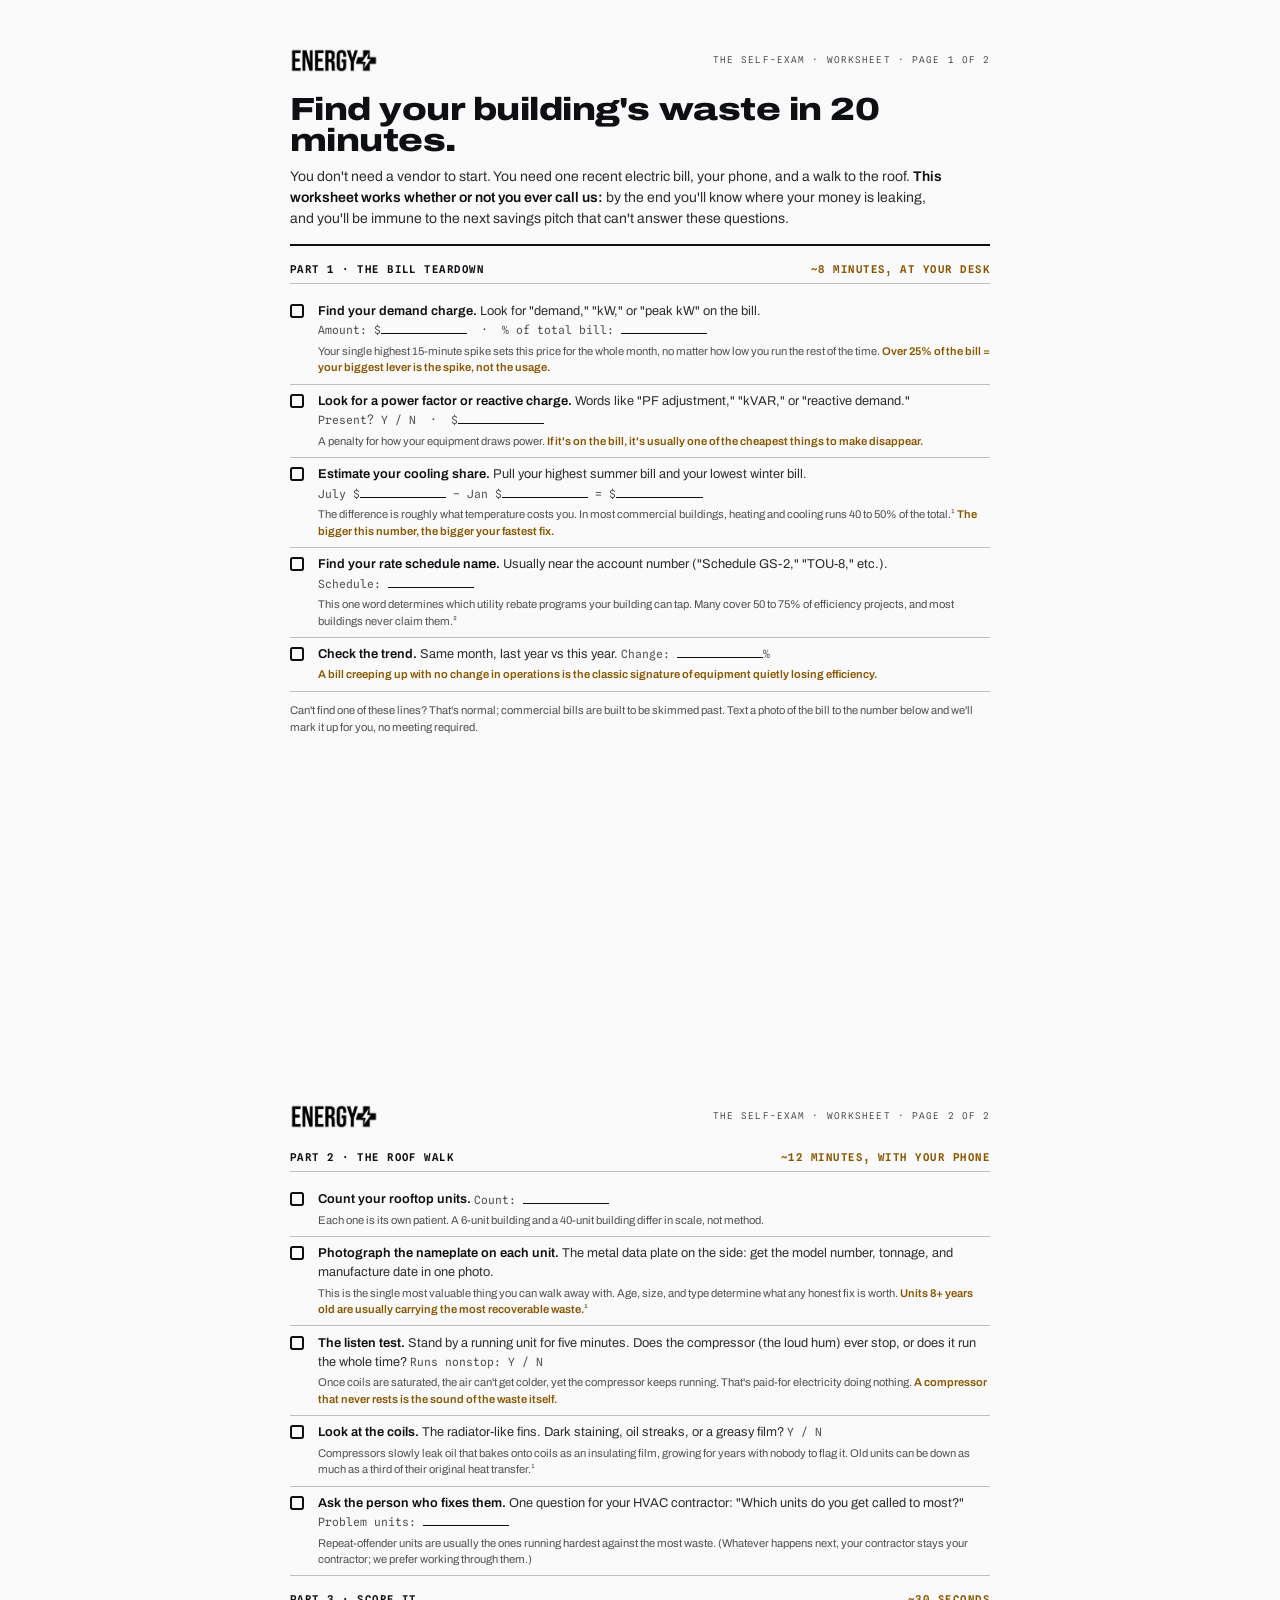
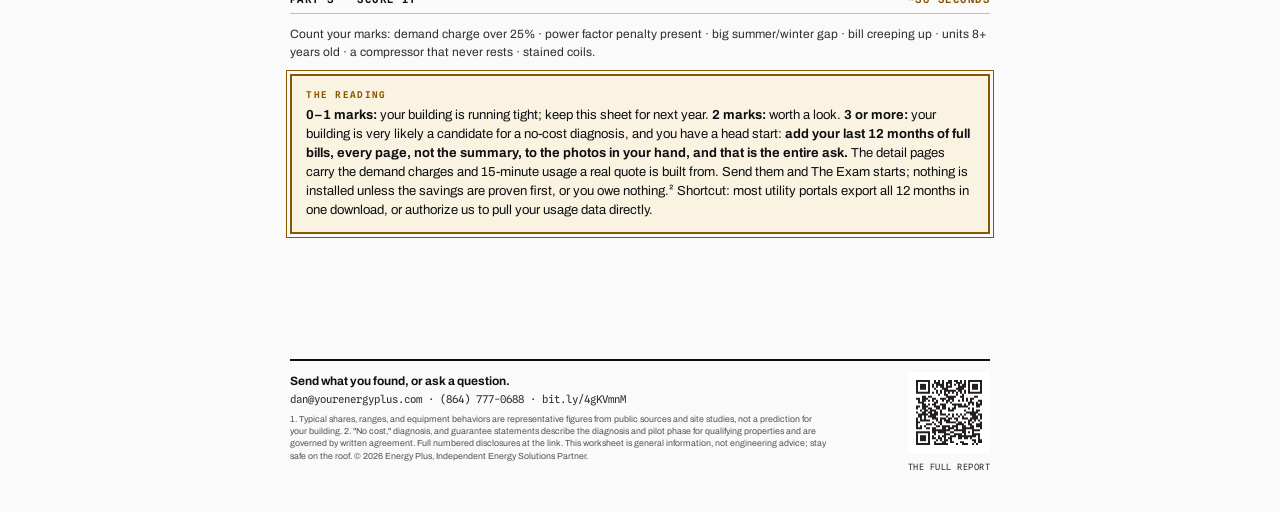
<file: self-exam.html>
<!DOCTYPE html>
<html lang="en">
<head>
<meta charset="UTF-8">
<meta name="viewport" content="width=device-width, initial-scale=1.0">
<title>The 20-Minute Building Self-Exam | Energy Plus</title>
<meta name="robots" content="noindex">
<link rel="stylesheet" href="assets/fonts/report-fonts.css">
<style>
  :root {
    --paper: oklch(0.985 0 0);
    --rule: oklch(0.8 0 0);
    --ink: oklch(0.17 0.005 270);
    --body-c: oklch(0.3 0.005 270);
    --faint: oklch(0.44 0.005 270);
    --amber-ink: oklch(0.5 0.11 70);
    --amber-wash: oklch(0.965 0.025 85);
    --sans: "Archivo", system-ui, sans-serif;
    --mono: "Spline Sans Mono", ui-monospace, monospace;
  }
  * { box-sizing: border-box; margin: 0; }
  @page { size: letter; margin: 0; }
  html, body { background: var(--paper); }
  body { font-family: var(--sans); font-size: 9.6pt; line-height: 1.5; color: var(--body-c); -webkit-print-color-adjust: exact; print-color-adjust: exact; }
  .page { width: 8.5in; height: 11in; margin: 0 auto; padding: 0.5in 0.6in 0.42in; page-break-after: always; position: relative; }
  .page:last-child { page-break-after: auto; }
  header { display: flex; justify-content: space-between; align-items: center; }
  header img { width: 88px; filter: invert(1) hue-rotate(180deg); }
  .doc-id { font-family: var(--mono); font-size: 7pt; letter-spacing: 0.12em; text-transform: uppercase; color: var(--faint); }
  h1 { margin-top: 0.22in; font-weight: 840; font-stretch: 122%; font-size: 24pt; line-height: 0.98; letter-spacing: -0.015em; color: var(--ink); }
  .promise { margin-top: 7pt; font-size: 10.5pt; line-height: 1.5; max-width: 6.9in; }
  .promise strong { color: var(--ink); font-weight: 620; }
  .bar { border: 0; border-top: 2px solid var(--ink); margin: 0.16in 0; }
  h2 { font-family: var(--mono); font-weight: 600; font-size: 8pt; letter-spacing: 0.14em; text-transform: uppercase; color: var(--ink); border-bottom: 1px solid var(--rule); padding-bottom: 4pt; margin-bottom: 8pt; }
  h2 .time { float: right; color: var(--amber-ink); }
  section + section { margin-top: 0.16in; }
  .item { display: grid; grid-template-columns: 14pt 1fr; gap: 7pt; padding: 5.5pt 0; border-bottom: 0.75pt solid var(--rule); align-items: start; }
  .box { width: 10.5pt; height: 10.5pt; border: 1.5pt solid var(--ink); border-radius: 2pt; margin-top: 1.5pt; }
  .item b { color: var(--ink); font-weight: 620; }
  .item .why { display: block; font-size: 8.4pt; color: var(--faint); margin-top: 1.5pt; }
  .write { font-family: var(--mono); font-size: 8.5pt; color: var(--faint); white-space: nowrap; }
  .write i { display: inline-block; min-width: 0.9in; border-bottom: 0.75pt solid var(--ink); height: 10pt; font-style: normal; }
  .flag { color: var(--amber-ink); font-weight: 600; }
  .note { margin-top: 8pt; font-size: 8.4pt; color: var(--faint); }
  .verdict { margin-top: 0.14in; border: 1.5pt solid var(--amber-ink); outline: 0.75pt solid var(--amber-ink); outline-offset: 2.5pt; background: var(--amber-wash); padding: 9pt 11pt; }
  .verdict h3 { font-family: var(--mono); font-weight: 600; font-size: 7pt; letter-spacing: 0.14em; text-transform: uppercase; color: var(--amber-ink); }
  .verdict p { margin-top: 3pt; color: var(--ink); font-size: 9.8pt; line-height: 1.45; }
  .verdict b { font-weight: 680; }
  footer { position: absolute; left: 0.6in; right: 0.6in; bottom: 0.4in; border-top: 2px solid var(--ink); padding-top: 8pt; display: grid; grid-template-columns: 1fr auto; gap: 0.3in; align-items: start; }
  .contact { font-size: 9pt; }
  .contact b { color: var(--ink); font-weight: 680; }
  .contact .mono { font-family: var(--mono); font-size: 8pt; color: var(--body-c); }
  .legal { margin-top: 4pt; font-size: 6.6pt; line-height: 1.4; color: var(--faint); max-width: 5.6in; }
  .qr { text-align: center; }
  .qr img { width: 0.85in; height: 0.85in; }
  .qr p { font-family: var(--mono); font-size: 6.5pt; letter-spacing: 0.06em; color: var(--body-c); margin-top: 1pt; }
  .pageno { font-family: var(--mono); font-size: 7pt; color: var(--faint); }
  .cols2 { display: grid; grid-template-columns: 1fr 1fr; gap: 0.3in; }
</style>
</head>
<body>

<div class="page">
  <header>
    <img src="assets/img/energy-plus-logo.png" alt="Energy Plus">
    <p class="doc-id">The self-exam &middot; worksheet &middot; page 1 of 2</p>
  </header>

  <h1>Find your building's waste in 20 minutes.</h1>
  <p class="promise">You don't need a vendor to start. You need one recent electric bill, your phone, and a walk to the roof. <strong>This worksheet works whether or not you ever call us:</strong> by the end you'll know where your money is leaking, and you'll be immune to the next savings pitch that can't answer these questions.</p>

  <hr class="bar">

  <section>
    <h2>Part 1 &middot; The bill teardown <span class="time">~8 minutes, at your desk</span></h2>

    <div class="item"><span class="box"></span><div>
      <b>Find your demand charge.</b> Look for "demand," "kW," or "peak kW" on the bill. <span class="write">Amount: $<i></i> &nbsp;&middot;&nbsp; % of total bill: <i></i></span>
      <span class="why">Your single highest 15-minute spike sets this price for the whole month, no matter how low you run the rest of the time. <span class="flag">Over 25% of the bill = your biggest lever is the spike, not the usage.</span></span>
    </div></div>

    <div class="item"><span class="box"></span><div>
      <b>Look for a power factor or reactive charge.</b> Words like "PF adjustment," "kVAR," or "reactive demand." <span class="write">Present? Y / N &nbsp;&middot;&nbsp; $<i></i></span>
      <span class="why">A penalty for how your equipment draws power. <span class="flag">If it's on the bill, it's usually one of the cheapest things to make disappear.</span></span>
    </div></div>

    <div class="item"><span class="box"></span><div>
      <b>Estimate your cooling share.</b> Pull your highest summer bill and your lowest winter bill. <span class="write">July $<i></i> &minus; Jan $<i></i> = $<i></i></span>
      <span class="why">The difference is roughly what temperature costs you. In most commercial buildings, heating and cooling runs 40 to 50% of the total.&sup1; <span class="flag">The bigger this number, the bigger your fastest fix.</span></span>
    </div></div>

    <div class="item"><span class="box"></span><div>
      <b>Find your rate schedule name.</b> Usually near the account number ("Schedule GS-2," "TOU-8," etc.). <span class="write">Schedule: <i></i></span>
      <span class="why">This one word determines which utility rebate programs your building can tap. Many cover 50 to 75% of efficiency projects, and most buildings never claim them.&sup2;</span>
    </div></div>

    <div class="item"><span class="box"></span><div>
      <b>Check the trend.</b> Same month, last year vs this year. <span class="write">Change: <i></i>%</span>
      <span class="why"><span class="flag">A bill creeping up with no change in operations is the classic signature of equipment quietly losing efficiency.</span></span>
    </div></div>

    <p class="note">Can't find one of these lines? That's normal; commercial bills are built to be skimmed past. Text a photo of the bill to the number below and we'll mark it up for you, no meeting required.</p>
  </section>
</div>

<div class="page">
  <header>
    <img src="assets/img/energy-plus-logo.png" alt="Energy Plus">
    <p class="doc-id">The self-exam &middot; worksheet &middot; page 2 of 2</p>
  </header>

  <section style="margin-top: 0.22in">
    <h2>Part 2 &middot; The roof walk <span class="time">~12 minutes, with your phone</span></h2>

    <div class="item"><span class="box"></span><div>
      <b>Count your rooftop units.</b> <span class="write">Count: <i></i></span>
      <span class="why">Each one is its own patient. A 6-unit building and a 40-unit building differ in scale, not method.</span>
    </div></div>

    <div class="item"><span class="box"></span><div>
      <b>Photograph the nameplate on each unit.</b> The metal data plate on the side: get the model number, tonnage, and manufacture date in one photo.
      <span class="why">This is the single most valuable thing you can walk away with. Age, size, and type determine what any honest fix is worth. <span class="flag">Units 8+ years old are usually carrying the most recoverable waste.&sup1;</span></span>
    </div></div>

    <div class="item"><span class="box"></span><div>
      <b>The listen test.</b> Stand by a running unit for five minutes. Does the compressor (the loud hum) ever stop, or does it run the whole time? <span class="write">Runs nonstop: Y / N</span>
      <span class="why">Once coils are saturated, the air can't get colder, yet the compressor keeps running. That's paid-for electricity doing nothing. <span class="flag">A compressor that never rests is the sound of the waste itself.</span></span>
    </div></div>

    <div class="item"><span class="box"></span><div>
      <b>Look at the coils.</b> The radiator-like fins. Dark staining, oil streaks, or a greasy film? <span class="write">Y / N</span>
      <span class="why">Compressors slowly leak oil that bakes onto coils as an insulating film, growing for years with nobody to flag it. Old units can be down as much as a third of their original heat transfer.&sup1;</span>
    </div></div>

    <div class="item"><span class="box"></span><div>
      <b>Ask the person who fixes them.</b> One question for your HVAC contractor: "Which units do you get called to most?" <span class="write">Problem units: <i></i></span>
      <span class="why">Repeat-offender units are usually the ones running hardest against the most waste. (Whatever happens next, your contractor stays your contractor; we prefer working through them.)</span>
    </div></div>
  </section>

  <section>
    <h2>Part 3 &middot; Score it <span class="time">~30 seconds</span></h2>
    <p style="font-size: 9pt">Count your marks: demand charge over 25% &middot; power factor penalty present &middot; big summer/winter gap &middot; bill creeping up &middot; units 8+ years old &middot; a compressor that never rests &middot; stained coils.</p>
    <div class="verdict">
      <h3>The reading</h3>
      <p><b>0&ndash;1 marks:</b> your building is running tight; keep this sheet for next year. <b>2 marks:</b> worth a look. <b>3 or more:</b> your building is very likely a candidate for a no-cost diagnosis, and you have a head start: <b>add your last 12 months of full bills, every page, not the summary, to the photos in your hand, and that is the entire ask.</b> The detail pages carry the demand charges and 15-minute usage a real quote is built from. Send them and The Exam starts; nothing is installed unless the savings are proven first, or you owe nothing.&sup2; Shortcut: most utility portals export all 12 months in one download, or authorize us to pull your usage data directly.</p>
    </div>
  </section>

  <footer>
    <div class="contact">
      <b>Send what you found, or ask a question.</b><br>
      <span class="mono">dan@yourenergyplus.com &middot; (864) 777-0688 &middot; bit.ly/4gKVmnM</span>
      <p class="legal">1. Typical shares, ranges, and equipment behaviors are representative figures from public sources and site studies, not a prediction for your building. 2. "No cost," diagnosis, and guarantee statements describe the diagnosis and pilot phase for qualifying properties and are governed by written agreement. Full numbered disclosures at the link. This worksheet is general information, not engineering advice; stay safe on the roof. &copy; 2026 Energy Plus, Independent Energy Solutions Partner.</p>
    </div>
    <div class="qr">
      <img src="assets/img/qr-fit-call.svg" alt="QR code linking to the Energy Plus site">
      <p>THE FULL REPORT</p>
    </div>
  </footer>
</div>

</body>
</html>
</file>
<file: assets/fonts/report-fonts.css>
/* Field Report type system: one load-bearing family + one instrument voice.
   Archivo variable carries body (normal width) and display (expanded, heavy);
   Spline Sans Mono is reserved for metered values, captions, and footnotes. */
@font-face {
  font-family: "Archivo";
  font-style: normal;
  font-weight: 100 900;
  font-stretch: 62% 125%;
  font-display: swap;
  src: url("archivo-var.woff2") format("woff2");
}
@font-face {
  font-family: "Spline Sans Mono";
  font-style: normal;
  font-weight: 300 700;
  font-display: swap;
  src: url("spline-sans-mono-var.woff2") format("woff2");
}
</file>
<file: assets/site.css>
/* Energy Plus · THE FIELD REPORT
   The page is a measurement document, not a brochure: chroma-zero report paper,
   ink typography with a real width axis, survey-plate photography, and three
   graphite instrument moments (open, the readout, close). One amber signal with
   one meaning: a verified, metered value. Nothing moves unless it says something.

   RE-SKIN CONTRACT (hotel / supermarket verticals): override only
   (1) the tokens below, (2) the three photo slots (assets/img/film-cover.jpg,
   stakes-roof.jpg, close-dusk.jpg), (3) copy slots, including the hero bill's
   line items. Layout, motion, and disclosure wiring do not fork. */

:root {
  /* report paper: true zero-chroma, never cream */
  --paper: oklch(0.985 0 0);
  --paper-2: oklch(0.955 0 0);
  --rule: oklch(0.8 0 0);
  --rule-soft: oklch(0.9 0 0);
  --ink: oklch(0.17 0.005 270);
  --body-c: oklch(0.33 0.005 270);
  --faint: oklch(0.46 0.005 270);

  /* instrument panel */
  --graphite: oklch(0.17 0.006 260);
  --graphite-2: oklch(0.22 0.008 260);
  --graphite-rule: oklch(0.34 0.01 260);
  --panel-ink: oklch(0.95 0.002 260);
  --panel-body: oklch(0.79 0.005 260);

  /* the one signal: a verified, metered value */
  --amber: oklch(0.82 0.15 80);
  --amber-ink: oklch(0.5 0.11 70);
  --amber-wash: oklch(0.965 0.025 85);

  /* Hotel fork: single-signal. Amber is the only signal — a verified metered
     value. The supermarket fork's second "cold" signal is deliberately absent
     here; the 24/7 building is carried by copy and the #always monument (set in
     neutral panel ink, never amber), not a second color. */

  --font-sans: "Archivo", system-ui, -apple-system, "Segoe UI", sans-serif;
  --font-mono: "Spline Sans Mono", ui-monospace, "Cascadia Mono", monospace;

  --step--1: clamp(0.85rem, 0.81rem + 0.16vw, 0.92rem);
  --step-0: clamp(1.05rem, 1rem + 0.28vw, 1.17rem);
  --step-1: clamp(1.32rem, 1.22rem + 0.5vw, 1.55rem);
  --step-2: clamp(1.75rem, 1.55rem + 1vw, 2.3rem);
  --step-3: clamp(2.2rem, 1.8rem + 2vw, 3.2rem);
  --step-4: clamp(2.7rem, 2rem + 3.4vw, 4.6rem);
  --monument: clamp(4.6rem, 3rem + 8.5vw, 10rem);

  --beat-pad: clamp(4.5rem, 3.6rem + 5.5vw, 9rem);
  --ease: cubic-bezier(0.19, 1, 0.22, 1);
  --wrap: 1140px;
  --narrow: 47rem;
  --z-head: 20;
  --z-sheet: 40;
}

/* ---------- base ---------- */
* { box-sizing: border-box; margin: 0; }
html { scroll-behavior: smooth; overflow-x: clip; }
body {
  background-color: var(--paper); color: var(--body-c);
  /* report-paper tooth: near-invisible mono noise, zero chroma */
  background-image: url("data:image/svg+xml,%3Csvg xmlns='http://www.w3.org/2000/svg' width='240' height='240'%3E%3Cfilter id='n'%3E%3CfeTurbulence type='fractalNoise' baseFrequency='0.8' numOctaves='2' stitchTiles='stitch'/%3E%3CfeColorMatrix type='saturate' values='0'/%3E%3CfeComponentTransfer%3E%3CfeFuncA type='linear' slope='0.028'/%3E%3C/feComponentTransfer%3E%3C/filter%3E%3Crect width='100%25' height='100%25' filter='url(%23n)'/%3E%3C/svg%3E");
  font-family: var(--font-sans); font-size: var(--step-0); line-height: 1.65;
  -webkit-font-smoothing: antialiased; text-rendering: optimizeLegibility;
}
img { max-width: 100%; height: auto; display: block; }
h1, h2, h3 {
  color: var(--ink); font-weight: 780; font-stretch: 112%;
  line-height: 1.02; letter-spacing: -0.018em; text-wrap: balance;
}
h3 { font-stretch: 106%; font-weight: 680; }
p { text-wrap: pretty; max-width: 66ch; }
a { color: var(--ink); text-decoration-thickness: 1.5px; text-decoration-color: var(--amber-ink); text-underline-offset: 3px; }
a:hover { text-decoration-color: var(--ink); }
strong { color: var(--ink); font-weight: 600; }
button { font: inherit; cursor: pointer; }
::selection { background: var(--amber); color: var(--ink); }
:focus-visible { outline: 2px solid var(--amber-ink); outline-offset: 3px; }

.wrap { max-width: var(--wrap); margin-inline: auto; padding-inline: clamp(1.25rem, 4vw, 2.5rem); }
[id] { scroll-margin-top: 76px; }
.skip-link { position: absolute; left: -999px; top: 0; z-index: var(--z-sheet); background: var(--ink); color: var(--paper); padding: 0.6rem 1rem; }
.skip-link:focus { left: 0; }

sup.fn { font-family: var(--font-mono); font-size: 0.55em; font-weight: 500; color: var(--faint); margin-left: 0.12em; }
sup.fn a { color: inherit; text-decoration: none; }

/* ---------- controls: form-solid rectangles, not pills ---------- */
.btn {
  display: inline-flex; align-items: center; gap: 0.55rem;
  background: var(--ink); color: var(--paper); border: 1px solid var(--ink);
  border-radius: 4px; padding: 0.85rem 1.5rem;
  font-weight: 620; font-stretch: 104%; font-size: var(--step--1); letter-spacing: 0.01em;
  transition: transform 220ms var(--ease), box-shadow 220ms var(--ease), opacity 300ms var(--ease);
}
.btn:hover { transform: translateY(-1px); box-shadow: 0 8px 24px -10px oklch(0.17 0.005 270 / 0.5); }
.btn:active { transform: translateY(0); }
.btn--lg { padding: 1.05rem 2rem; font-size: var(--step-0); }
.hero .btn, .close .btn { background: white; color: var(--graphite); border-color: white; }
.hero .btn:hover, .close .btn:hover { box-shadow: 0 8px 24px -8px oklch(0 0 0 / 0.55); }
.btn--sm { padding: 0.55rem 1.05rem; }
.textlink {
  background: none; border: 0; padding: 0.4rem 0.2rem;
  color: var(--ink); font-weight: 560; font-size: var(--step--1);
  text-decoration: underline; text-decoration-thickness: 1.5px;
  text-decoration-color: var(--rule); text-underline-offset: 4px;
}
.textlink:hover { text-decoration-color: var(--ink); }
.hero .textlink, .close .textlink, .textlink--dark { color: var(--panel-ink); text-decoration-color: var(--graphite-rule); }
.hero .textlink:hover, .close .textlink:hover { text-decoration-color: var(--panel-ink); }

.cta { display: flex; flex-wrap: wrap; align-items: center; gap: 1.1rem; margin-top: clamp(1.6rem, 3vw, 2.4rem); }

/* SMS panel */
.sms { display: none; margin-top: 1rem; max-width: 30rem; background: var(--paper); border: 1px solid var(--rule); border-radius: 6px; padding: 1rem; }
.sms.is-open { display: block; }
.sms__to { font-family: var(--font-mono); font-size: 0.74rem; color: var(--faint); }
.sms textarea { width: 100%; margin-top: 0.6rem; border: 1px solid var(--rule); border-radius: 4px; background: var(--paper); color: var(--body-c); font: inherit; font-size: var(--step--1); padding: 0.7rem; resize: none; }
.sms__foot { display: flex; align-items: center; justify-content: space-between; gap: 1rem; margin-top: 0.7rem; }
.sms__hint { font-size: 0.76rem; color: var(--faint); }
.hero .sms, .close .sms { background: oklch(0.21 0.008 260 / 0.92); border-color: var(--graphite-rule); }
.hero .sms textarea, .close .sms textarea { background: var(--graphite); color: var(--panel-body); border-color: var(--graphite-rule); }
.hero .sms__to, .close .sms__to, .hero .sms__hint, .close .sms__hint { color: oklch(0.62 0.006 260); }
.hero .sms .btn, .close .sms .btn { background: var(--panel-ink); color: var(--graphite); border-color: var(--panel-ink); }

/* ---------- header ---------- */
.head {
  position: fixed; inset-inline: 0; top: 0; z-index: var(--z-head);
  background: color-mix(in oklab, var(--paper) 92%, transparent);
  border-bottom: 2px solid var(--ink);
  backdrop-filter: blur(10px);
  transition: background 400ms var(--ease), border-color 400ms var(--ease);
}
.head__in { display: flex; align-items: center; justify-content: space-between; min-height: 58px; }
.head__mark img { width: 100px; filter: invert(1) hue-rotate(180deg); }
.head__nav { display: flex; align-items: center; gap: clamp(1rem, 2.5vw, 2rem); }
.head__nav a { color: var(--body-c); text-decoration: none; font-size: var(--step--1); font-weight: 560; }
.head__nav a:hover { color: var(--ink); }
@media (max-width: 700px) { .head__nav a { display: none; } }

/* over the graphite moments the header carries the mark alone */
.head.is-clear { background: transparent; border-color: transparent; backdrop-filter: none; }
.head.is-clear .head__mark img { filter: none; }
.head__nav a, .head__nav .btn { transition: opacity 320ms var(--ease), visibility 0s; }
.head.is-clear .head__nav a, .head.is-clear .head__nav .btn {
  opacity: 0; visibility: hidden; pointer-events: none;
  transition: opacity 320ms var(--ease), visibility 0s 320ms;
}

/* ---------- instrument moments: hero + close ---------- */
.hero, .close { position: relative; color: var(--panel-ink); overflow: clip; background: var(--graphite); }
.hero {
  min-height: 92svh; display: grid; align-items: center;
  background: radial-gradient(120% 130% at 16% -12%, var(--graphite-2), var(--graphite) 62%);
}
.close { padding-block: var(--beat-pad); }
.hero__media, .close__media { position: absolute; inset: 0; }
.hero__media img, .close__media img {
  width: 100%; height: 100%; object-fit: cover;
  filter: grayscale(1) contrast(1.06) brightness(0.9);
}
.hero__scrim {
  position: absolute; inset: 0;
  background:
    linear-gradient(to right, oklch(0.15 0.006 260 / 0.92) 0%, oklch(0.15 0.006 260 / 0.62) 55%, oklch(0.15 0.006 260 / 0.4) 100%),
    linear-gradient(to top, oklch(0.15 0.006 260 / 0.9), transparent 45%);
}
/* HERO-B: the specimen bill floats over a darkened, working-hotel photo. Scoped to
   .hero so the close section's media/scrim are untouched; inert until the hero markup
   carries a .hero__media element. */
.hero .hero__media img { filter: grayscale(1) contrast(1.05) brightness(0.55); object-position: 50% 72%; }
.close .close__media img { object-position: 50% 28%; }
.hero .hero__scrim {
  background:
    linear-gradient(to right, oklch(0.13 0.006 260 / 0.93) 0%, oklch(0.13 0.006 260 / 0.55) 42%, oklch(0.13 0.006 260 / 0.52) 70%, oklch(0.13 0.006 260 / 0.85) 100%),
    linear-gradient(to top, oklch(0.13 0.006 260 / 0.86), transparent 52%),
    radial-gradient(95% 78% at 60% 42%, transparent 0%, oklch(0.13 0.006 260 / 0.32) 78%);
}

/* HERO signature: pinned scroll-scrub. The hotel photo is a colour image shown grayscale
   at rest; site.js adds .hero-pin on desktop with motion allowed, and one --p (0..1, set
   on .hero-scrolly) draws the pen marks onto the bill and reveals B&W -> colour while the
   hero is pinned, then releases. Reduced motion / small screens keep the static resting
   frame (no pin), so nobody is trapped in a sticky scroll. */
.hero-scrolly { position: relative; }
.hero-pin .hero-scrolly { height: 230vh; }
.hero-pin .hero { position: sticky; top: 0; height: 100svh; min-height: 0; }
.hero-pin .hero { --rev: clamp(0, calc(var(--p, 0) / 0.55), 1); }
.hero-pin .hero .hero__media img {
  filter:
    grayscale(calc(1 - var(--rev)))
    saturate(calc(1 + 0.35 * var(--rev)))
    contrast(1.05)
    brightness(calc(0.55 + 0.30 * var(--rev)));
}
.hero-pin .hero .hero__scrim { opacity: calc(1 - 0.32 * var(--rev)); }
/* html.hero-pin (not just .hero-pin) so these outrank the equal-specificity .anim-ready
   load-draw rules; otherwise the timed billDraw would override the scrub. */
html.hero-pin .bill svg { animation: none; }
html.hero-pin .bill .mk[pathLength] {
  animation: none; stroke-dasharray: 1;
  --s: calc(0.10 + var(--d, 0) * 0.14);
  stroke-dashoffset: clamp(0, calc(1 - (var(--p, 0) - var(--s)) / 0.16), 1);
}
html.hero-pin .bill .mk-t {
  animation: none;
  --s: calc(0.17 + var(--d, 0) * 0.14);
  opacity: clamp(0, calc((var(--p, 0) - var(--s)) / 0.10), 1);
}
.scrollcue { display: none; }
.hero-pin .scrollcue {
  display: flex; position: absolute; left: 50%; bottom: 26px; transform: translateX(-50%); z-index: 3;
  gap: 0.5rem; align-items: center;
  font-family: var(--font-mono); font-size: 11px; letter-spacing: 0.14em; text-transform: uppercase;
  color: oklch(0.8 0.006 260); opacity: clamp(0, calc(1 - var(--p, 0) * 3), 1); pointer-events: none;
}
.hero-pin .scrollcue span { width: 1px; height: 22px; background: currentColor; opacity: 0.6; }

.hero__in, .close__in { position: relative; padding-block: clamp(5rem, 8vh, 7.5rem); }
.hero h1 {
  color: white; font-size: var(--step-3); font-weight: 840; font-stretch: 122%;
  letter-spacing: -0.015em; line-height: 0.98; max-width: 12ch; text-transform: none;
}
.close h2 { color: white; font-size: var(--step-3); font-weight: 800; font-stretch: 118%; max-width: 18ch; }
.hero__lede { margin-top: 1rem; font-size: var(--step-0); line-height: 1.45; color: var(--panel-body); max-width: 34ch; }

/* the exhibit: a specimen bill under the pen */
.hero__grid { display: grid; gap: clamp(3rem, 6vw, 4.5rem); align-items: center; }
@media (min-width: 980px) { .hero__grid { grid-template-columns: 11fr 9fr; } }
.hero__grid > * { min-width: 0; }
.bill { margin: 0; width: 100%; max-width: min(26.5rem, 100%); justify-self: center; }
@media (min-width: 980px) { .bill { justify-self: end; } }
.bill svg {
  width: 100%; height: auto; display: block; transform: rotate(1.7deg);
  filter: drop-shadow(0 34px 54px oklch(0 0 0 / 0.5)) drop-shadow(0 5px 12px oklch(0 0 0 / 0.35));
}
.bill .paper { fill: var(--paper); stroke: oklch(0.86 0 0); stroke-width: 0.5; }
.bill .tag { fill: none; stroke: var(--rule); stroke-width: 1; }
.bill .bt { font-family: var(--font-sans); font-size: 13px; font-weight: 660; letter-spacing: 0.01em; fill: var(--ink); }
.bill .row { font-family: var(--font-sans); font-size: 11.5px; fill: var(--body-c); }
.bill .amt { font-family: var(--font-mono); font-size: 11.5px; font-weight: 500; fill: var(--ink); font-variant-numeric: tabular-nums; }
.bill .amt--total { font-size: 16px; font-weight: 620; }
.bill .meta { font-family: var(--font-mono); font-size: 8.5px; font-weight: 500; letter-spacing: 0.08em; fill: var(--faint); }
.bill .rule { stroke: var(--rule); stroke-width: 1; }
.bill .rule--ink { stroke: var(--ink); stroke-width: 2; }
.bill .fine { fill: var(--rule); opacity: 0.55; }
.bill .mk { fill: none; stroke: var(--amber-ink); stroke-width: 2.2; stroke-linecap: round; stroke-linejoin: round; }
.bill .mk-t { font-family: var(--font-mono); font-size: 9.5px; font-weight: 600; letter-spacing: 0.05em; fill: var(--amber-ink); }
/* one note carries the whole argument: what the bill costs in sales */
.bill .mk-t--big { font-size: 15.5px; font-weight: 700; letter-spacing: 0.01em; }
.bill__cap {
  margin-top: 0.9rem; font-family: var(--font-mono); font-size: 0.7rem; font-weight: 500;
  letter-spacing: 0.08em; text-transform: uppercase; color: oklch(0.62 0.006 260);
}
.bill__cap sup.fn { color: oklch(0.55 0.006 260); }

/* ---------- beats: pages of the report ---------- */
.beat { padding-block: var(--beat-pad); }
/* the document divider: one confident ink rule, not a hairline */
.beat--rule > .wrap { border-top: 2px solid var(--ink); margin-top: clamp(1.5rem, 3.5vw, 3rem); padding-top: clamp(2.5rem, 5vw, 4rem); }
.beat__narrow { max-width: calc(var(--narrow) + 2 * clamp(1.25rem, 4vw, 2.5rem)); }
.beat h2 { font-size: var(--step-3); max-width: 24ch; }
#problem h2 { max-width: 18ch; }
.lead { margin-top: 1.4rem; font-size: var(--step-1); line-height: 1.5; }
.lead + p { margin-top: 1rem; }
.quiet { margin-top: 1.6rem; font-size: var(--step--1); color: var(--faint); }
.quiet--dark { color: var(--panel-body); }
.quiet--dark a { color: var(--panel-ink); text-decoration-color: var(--amber); }

/* problem: one column, one claim — never a monument beside the headline */
.beat__grid { display: grid; gap: clamp(1.5rem, 3vw, 2.5rem); align-items: start; }
@media (min-width: 920px) {
  .beat__grid { grid-template-columns: 5fr 7fr; border-top: 2px solid var(--ink); padding-top: clamp(2.5rem, 5vw, 4rem); }
}
.monument {
  font-weight: 830; font-stretch: 125%; font-size: var(--monument); line-height: 0.88;
  letter-spacing: -0.02em; color: var(--ink); font-variant-numeric: tabular-nums;
}
.monument__unit { font-size: 0.4em; font-weight: 600; font-stretch: 100%; color: var(--faint); }

/* the listen test: two instruments, one difference */
.listen { margin-top: clamp(1.8rem, 4vw, 2.6rem); display: grid; gap: 1.1rem; }
@media (min-width: 760px) { .listen { grid-template-columns: 1fr 1fr; gap: 1.4rem; } }
.listen__card {
  display: grid; grid-template-columns: auto 1fr; gap: 1rem 1.15rem; align-items: center;
  background: var(--graphite); border-radius: 4px; padding: 1.3rem 1.4rem 1.35rem;
  color: var(--panel-body);
  box-shadow: 0 1px 2px oklch(0.17 0.005 270 / 0.05), 0 22px 48px -34px oklch(0.17 0.005 270 / 0.5);
}
.listen__card h3 { color: var(--panel-ink); font-size: var(--step-0); }
.listen__info p { margin-top: 0.3rem; font-size: var(--step--1); line-height: 1.45; }
.listen__btn {
  width: 3.3rem; height: 3.3rem; border-radius: 50%;
  border: 1.5px solid var(--panel-ink); background: transparent; color: var(--panel-ink);
  display: grid; place-items: center;
  transition: background 220ms var(--ease), color 220ms var(--ease), transform 220ms var(--ease);
}
.listen__btn:hover { background: var(--panel-ink); color: var(--graphite); transform: scale(1.04); }
.listen__btn svg { width: 1.15rem; height: 1.15rem; grid-area: 1 / 1; }
.listen__btn .i-stop { display: none; }
.listen__btn[aria-pressed="true"] { background: var(--panel-ink); color: var(--graphite); }
.listen__btn[aria-pressed="true"] .i-play { display: none; }
.listen__btn[aria-pressed="true"] .i-stop { display: block; }
.listen__meter { grid-column: 1 / -1; display: flex; gap: 3px; height: 1.6rem; align-items: flex-end; }
.listen__meter i { flex: 1; height: 12%; background: var(--graphite-rule); transition: height 90ms linear, background 300ms var(--ease); }
.listen__card.is-live .listen__meter i { background: var(--panel-ink); }

/* the plan: the page's only numbered sequence, set like a form */
.steps { list-style: none; margin: clamp(1.8rem, 4vw, 3rem) 0 0; padding: 0; counter-reset: step; }
.steps > li { counter-increment: step; position: relative; padding: 1.5rem 0 1.5rem 4.4rem; border-top: 1px solid var(--rule); }
.steps > li::before {
  content: "0" counter(step); position: absolute; left: 0; top: 1.6rem;
  font-family: var(--font-mono); font-weight: 600; font-size: var(--step-1); line-height: 1; color: var(--ink);
}
.steps h3 { font-size: var(--step-1); }
.steps p { margin-top: 0.5rem; }

/* the guarantee: the stamped plate, the signal's home ground */
.floor {
  margin-top: clamp(1.8rem, 4vw, 2.6rem); padding: clamp(1.4rem, 3vw, 2.1rem);
  border: 2px solid var(--amber-ink); outline: 1px solid var(--amber-ink); outline-offset: 4px;
  border-radius: 2px; background: var(--amber-wash);
  box-shadow: 0 1px 2px oklch(0.17 0.005 270 / 0.05), 0 20px 44px -32px oklch(0.17 0.005 270 / 0.45);
  transform: rotate(-0.5deg); /* a stamp never lands perfectly straight */
}
.floor h3 { font-family: var(--font-mono); font-weight: 600; font-size: 0.85rem; letter-spacing: 0.14em; text-transform: uppercase; color: var(--amber-ink); }
.floor p { margin-top: 0.6rem; color: var(--ink); font-size: var(--step-1); line-height: 1.45; font-weight: 560; }

/* the readout: the one instrument interlude mid-document */
.beat--dark { background: radial-gradient(130% 100% at 18% 0%, var(--graphite-2), var(--graphite) 58%); color: var(--panel-body); }
.beat--dark h2 { color: var(--panel-ink); }
.beat--dark strong { color: var(--panel-ink); }
.beat--dark sup.fn { color: oklch(0.6 0.006 260); }
.beat--dark.beat--rule > .wrap { border-top-color: var(--graphite-rule); }
.lead--dark { color: var(--panel-body); }
.readout {
  margin-top: clamp(1.8rem, 4vw, 2.8rem);
  font-family: var(--font-mono); font-weight: 500; line-height: 1;
  font-size: clamp(3.4rem, 2.2rem + 6.5vw, 7.5rem);
  color: var(--amber); letter-spacing: -0.02em; font-variant-numeric: tabular-nums;
}
.readout small {
  display: block; margin-top: 0.9rem;
  font-family: var(--font-sans); font-size: var(--step-0); font-weight: 500; letter-spacing: 0;
  color: var(--panel-body); max-width: 40ch; line-height: 1.5;
}
.readout small strong { color: var(--panel-ink); }

/* HVAC pair: waste off, comfort stays */
.pair {
  margin-top: clamp(1.8rem, 4vw, 2.8rem);
  display: grid;
  gap: 1px;
  background: var(--graphite-rule);
  border: 1px solid var(--graphite-rule);
}
@media (min-width: 640px) { .pair { grid-template-columns: 1fr 1fr; } }
.pair article { background: var(--graphite-2); padding: 1.3rem 1.35rem 1.4rem; }
.pair__fig {
  font-family: var(--font-mono); font-weight: 500; line-height: 0.95;
  font-size: clamp(2.4rem, 1.6rem + 3.5vw, 3.8rem);
  color: var(--amber); letter-spacing: -0.03em; font-variant-numeric: tabular-nums;
}
.pair__fig--ink { color: var(--panel-ink); font-size: clamp(2rem, 1.4rem + 2.6vw, 3rem); }
.pair__label { margin-top: 0.75rem; font-size: var(--step--1); color: var(--panel-body); max-width: 28ch; line-height: 1.45; }

/* the signature beat: the building that never closes.
   Same graphite instrument surface as the money readout, but the figure is
   time, not money — so it is set in neutral panel ink, NOT amber (amber stays
   reserved for verified metered values only). */
.always__lede-num { max-width: 44ch; }
.readout--time { color: var(--panel-ink); }
.readout--time small { max-width: 42ch; }
.always__note { margin-top: clamp(1.6rem, 3.5vw, 2.4rem); font-size: var(--step--1); color: var(--panel-body); max-width: 58ch; }
.always__note strong { color: var(--panel-ink); }

/* distortion: three facts, then the water / power / hotel analog */
.tri {
  margin-top: clamp(1.8rem, 4vw, 2.8rem);
  display: grid;
  gap: 1px;
  background: var(--ink);
  border: 1px solid var(--ink);
}
@media (min-width: 760px) { .tri { grid-template-columns: 1fr 1fr 1fr; } }
.tri article { background: var(--paper); padding: 1.15rem 1.2rem 1.3rem; }
.tri__kicker {
  font-family: var(--font-mono); font-size: 0.72rem; font-weight: 600;
  letter-spacing: 0.1em; text-transform: uppercase; color: var(--faint); margin: 0;
}
.tri h3 { margin-top: 0.55rem; font-size: var(--step-0); max-width: 18ch; }
.tri p { margin-top: 0.5rem; font-size: var(--step--1); max-width: 32ch; }

.pipe__bore {
  position: relative;
  height: 44px;
  border: 2px solid var(--ink);
  border-radius: 999px;
  overflow: hidden;
  background: var(--paper-2);
}
.pipe__stream {
  position: absolute; inset: 8px;
  border-radius: 999px;
  background: repeating-linear-gradient(
    90deg,
    var(--ink) 0 10px,
    transparent 10px 20px
  );
  background-size: 40px 100%;
  opacity: 0.16;
  animation: pipeFlow 1.6s linear infinite;
}
.pipe__bore--dirty { background: oklch(0.94 0.01 80); }
.pipe__bore--dirty .pipe__stream { opacity: 0.1; animation-duration: 2.4s; }
.blob {
  position: absolute;
  top: 50%;
  left: -18%;
  width: 18px; height: 18px;
  border: 1.5px solid var(--ink);
  border-radius: 50%;
  background: var(--paper);
  transform: translateY(-50%);
  animation: blobDrift 3.4s linear infinite;
  animation-delay: calc(var(--i) * -0.68s);
}
.blob:nth-child(3) { width: 12px; height: 12px; }
.blob:nth-child(5) { width: 22px; height: 16px; border-radius: 50% 45% 55% 50%; }
.blob:nth-child(6) { width: 14px; height: 14px; }
@keyframes pipeFlow { to { background-position: 40px 0; } }
@keyframes blobDrift {
  0% { left: -16%; }
  100% { left: 108%; }
}

.analog { margin-top: 0.85rem; }
.analog__lede {
  margin-top: clamp(1.8rem, 4vw, 2.6rem);
  font-size: var(--step-1);
  max-width: 44ch;
  line-height: 1.45;
}
.analog__board {
  border: 1px solid var(--ink);
  background: var(--ink);
}
.analog__head,
.analog__foot {
  display: grid;
  grid-template-columns: 1fr 1.2fr 1fr;
  gap: 1px;
}
.analog__head { border-bottom: 1px solid var(--ink); }
.analog__foot { border-top: 1px solid var(--ink); }
.analog__cap {
  margin: 0;
  padding: 0.7rem 0.75rem 0.55rem;
  background: var(--paper);
  font-family: var(--font-mono);
  font-size: 0.68rem;
  font-weight: 600;
  letter-spacing: 0.08em;
  text-transform: uppercase;
  color: var(--ink);
}
.analog__cap--mid {
  background: var(--paper-2);
  color: var(--faint);
  text-align: center;
}
.analog__cap--hot {
  background: var(--amber-wash);
  color: var(--amber-ink);
}
.analog__svg {
  display: block;
  width: 100%;
  height: auto;
  background: var(--paper);
}
.a-wash--mid { fill: var(--paper-2); }
.a-wash--hot { fill: var(--amber-wash); }
.a-rule { stroke: var(--ink); stroke-width: 1; }
.a-pipe {
  fill: var(--paper-2);
  stroke: var(--ink);
  stroke-width: 1.75;
}
.a-flow {
  fill: none;
  stroke: var(--ink);
  stroke-width: 1.6;
  stroke-linecap: round;
  stroke-linejoin: round;
}
.a-flow--faint { opacity: 0.35; }
.a-blob {
  fill: var(--paper);
  stroke: var(--ink);
  stroke-width: 1.2;
  transform-box: fill-box;
  transform-origin: center;
  animation: analogBlob 3.6s ease-in-out infinite;
}
.a-blob.b1 { animation-name: analogBlob2; animation-duration: 4.4s; animation-delay: 0.4s; }
.a-blob.b2 { animation-name: analogBlob3; animation-duration: 3.2s; animation-delay: 0.9s; }
.a-blob.b3 { animation-name: analogBlob2; animation-duration: 5s; animation-delay: 1.3s; }
.a-wave {
  fill: none;
  stroke: var(--ink);
  stroke-width: 2.4;
  stroke-linecap: round;
  stroke-dasharray: 10 5;
  animation: waveflow 3.2s linear infinite;
}
.a-wave--dirty { stroke: var(--faint); }
.a-in {
  fill: none;
  stroke: var(--ink);
  stroke-width: 1.4;
  stroke-dasharray: 5 4;
  opacity: 0.55;
}
.a-out {
  fill: none;
  stroke: var(--amber-ink);
  stroke-width: 1.8;
  stroke-linecap: round;
  stroke-linejoin: round;
  animation: analogSurge 2.8s var(--ease) infinite;
}
.a-out-glow {
  fill: none;
  stroke: var(--amber-ink);
  stroke-width: 6;
  stroke-linecap: round;
  stroke-linejoin: round;
  opacity: 0.18;
  animation: analogGlow 2.8s ease-in-out infinite;
}
.a-spark { fill: var(--amber); }
.a-ptac-body {
  fill: var(--paper);
  stroke: var(--ink);
  stroke-width: 1.8;
}
.a-ptac-vent {
  fill: none;
  stroke: var(--ink);
  stroke-width: 1.3;
  opacity: 0.55;
}
.a-ptac-slat {
  stroke: var(--ink);
  stroke-width: 1.2;
  opacity: 0.4;
}
.a-fan {
  transform-box: fill-box;
  transform-origin: center;
  animation: spinSlow 2.8s linear infinite;
}
.a-fan circle { fill: none; stroke: var(--ink); stroke-width: 1.6; }
.a-fan path { fill: var(--ink); opacity: 0.55; }
.a-heat {
  fill: none;
  stroke: var(--amber-ink);
  stroke-width: 1.6;
  stroke-linecap: round;
  animation: heatLift 1.8s var(--ease) infinite;
}
.a-heat:nth-of-type(2) { animation-delay: 0.2s; }
.a-heat:nth-of-type(3) { animation-delay: 0.4s; }
.analog__meter {
  background: var(--paper);
  padding: 0.75rem 0.7rem 0.85rem;
  text-align: center;
}
.analog__meter--mid { background: var(--paper-2); }
.analog__meter--hot { background: var(--amber-wash); }
.analog__kwh {
  margin: 0;
  font-family: var(--font-mono);
  font-size: var(--step-1);
  font-weight: 600;
  letter-spacing: -0.02em;
  color: var(--ink);
  font-variant-numeric: tabular-nums;
}
.analog__meter--hot .analog__kwh { color: var(--amber-ink); }
.analog__sub {
  margin: 0.2rem 0 0;
  font-family: var(--font-mono);
  font-size: 0.64rem;
  font-weight: 500;
  letter-spacing: 0.08em;
  text-transform: uppercase;
  color: var(--faint);
}
.analog figcaption {
  margin-top: 0.7rem;
  font-family: var(--font-mono);
  font-size: 0.72rem;
  font-weight: 500;
  letter-spacing: 0.08em;
  text-transform: uppercase;
  color: var(--faint);
}
@keyframes analogBlob {
  0%, 100% { transform: translate(0, 0); }
  40% { transform: translate(10px, -3px); }
  70% { transform: translate(4px, 3px); }
}
@keyframes analogBlob2 {
  0%, 100% { transform: translate(0, 0); }
  35% { transform: translate(-6px, -4px); }
  75% { transform: translate(8px, 2px); }
}
@keyframes analogBlob3 {
  0%, 100% { transform: translate(0, 0); }
  50% { transform: translate(8px, 4px); }
}
@keyframes analogSurge {
  0%, 70%, 100% { opacity: 0.92; }
  78% { opacity: 1; }
  86% { opacity: 0.55; }
}
@keyframes analogGlow {
  0%, 100% { opacity: 0.12; }
  50% { opacity: 0.28; }
}
@keyframes waveflow { to { stroke-dashoffset: -36; } }
@keyframes cabNudge {
  0%, 100% { transform: translateY(0); }
  50% { transform: translateY(5px); }
}
@media (max-width: 639.9px) {
  .analog__cap { font-size: 0.56rem; letter-spacing: 0.02em; text-wrap: balance; padding: 0.55rem 0.4rem 0.45rem; }
  .analog__kwh { font-size: 0.95rem; }
  .analog__sub { font-size: 0.56rem; letter-spacing: 0.04em; }
  .analog__meter { padding: 0.55rem 0.35rem 0.65rem; }
}

.hurt__kicker {
  margin: clamp(2rem, 4vw, 2.8rem) 0 0.75rem;
  font-family: var(--font-mono);
  font-size: 0.74rem;
  font-weight: 600;
  letter-spacing: 0.1em;
  text-transform: uppercase;
  color: var(--ink);
}
.hurt__h { margin-top: clamp(2.2rem, 5vw, 3.4rem); font-size: var(--step-2); max-width: 22ch; }
.hurt__lede { margin-top: 0.7rem; font-size: var(--step-0); }
.hurt {
  list-style: none;
  margin: 0;
  padding: 0;
  display: grid;
  grid-template-columns: 1fr 1fr 1fr;
  gap: 1px;
  background: var(--ink);
  border: 1px solid var(--ink);
}
.hurt li {
  background: var(--paper);
  padding: 0.55rem 0.55rem 0.95rem;
  min-width: 0;
}
.hurt__stage {
  background: var(--paper-2);
  border: 1px solid var(--rule);
  aspect-ratio: 11 / 7;
  display: grid;
  place-items: center;
}
.hurt__svg { width: 100%; height: 100%; color: var(--ink); }
.hurt__svg .d { fill: none; stroke: currentColor; stroke-width: 1.5; }
.hurt__svg .soft { stroke-width: 1; opacity: 0.5; }
.hurt__svg .amber { stroke: var(--amber-ink); stroke-width: 2; }
.hurt__svg .cab { fill: var(--paper); stroke: currentColor; stroke-width: 1.5; animation: cabRide 3.6s var(--ease) infinite; }
.hurt__svg .cab line { stroke: currentColor; }
.hurt__svg .fan { transform-box: fill-box; transform-origin: center; animation: spinSlow 2.8s linear infinite; }
.hurt__svg .fan path { fill: var(--ink); opacity: 0.55; }
.hurt__svg .heat { fill: none; stroke: var(--amber-ink); stroke-width: 1.5; transform-box: fill-box; transform-origin: center; animation: heatLift 1.8s var(--ease) infinite; }
.hurt__svg .heat:nth-of-type(2) { animation-delay: 0.2s; }
.hurt__svg .heat:nth-of-type(3) { animation-delay: 0.4s; }
.hurt__svg .imp { transform-box: fill-box; transform-origin: center; fill: var(--ink); opacity: 0.7; animation: spinSlow 1.4s linear infinite; }
.hurt h3 { margin-top: 0.7rem; padding-inline: 0.2rem; font-size: var(--step--1); text-wrap: balance; }
.hurt li > p { margin-top: 0.3rem; padding-inline: 0.2rem; font-size: var(--step--1); }
.hurt__cost {
  margin-top: 0.45rem !important;
  font-family: var(--font-mono); font-weight: 560; font-size: 0.82rem !important;
  color: var(--amber-ink); letter-spacing: -0.02em;
}
.hurt__cost span {
  display: block; margin-top: 0.12rem;
  font-size: 0.62rem; font-weight: 500; letter-spacing: 0.06em;
  text-transform: uppercase; color: var(--faint);
}
@keyframes cabRide {
  0%, 100% { transform: translateY(0); }
  45% { transform: translateY(62px); }
  55% { transform: translateY(62px); }
}
@keyframes spinSlow { to { transform: rotate(360deg); } }
@keyframes heatLift {
  0% { opacity: 0; transform: translateY(4px); }
  40% { opacity: 1; }
  100% { opacity: 0; transform: translateY(-8px); }
}

.also { margin-top: clamp(1.6rem, 3.5vw, 2.4rem); }
.also__h {
  font-family: var(--font-mono); font-size: 0.74rem; font-weight: 600;
  letter-spacing: 0.1em; text-transform: uppercase; color: var(--ink);
  margin: 0 0 0.7rem;
}
.also ul {
  list-style: none; margin: 0; padding: 0;
  display: grid; gap: 0;
  border-top: 1px solid var(--rule);
}
@media (min-width: 640px) { .also ul { grid-template-columns: 1fr 1fr; } }
.also li {
  padding: 0.55rem 0;
  border-bottom: 1px solid var(--rule);
  font-size: var(--step--1);
  color: var(--ink);
}
.also li span { color: var(--faint); }

/* the night band the guest floors keep running through */
.fig .nightband { fill: var(--panel-body); }
.fig .trace-off { stroke: var(--panel-body); }
.beat--dark .fig .trace-off { stroke: oklch(0.6 0.006 260); }

/* a survey plate that stays inside the night, not a white lightbox on graphite */
.plate--dark .plate__frame { background: oklch(0.2 0.008 260); border-color: var(--graphite-rule); }
.plate--dark .plate img { filter: grayscale(1) contrast(1.05) brightness(0.9); }
.plate--dark figcaption { color: oklch(0.62 0.006 260); }

/* proof: the measured ledger; verified figures wear the signal */
.record { list-style: none; margin: clamp(1.8rem, 4vw, 2.6rem) 0 0; padding: 0; }
.record li { display: grid; grid-template-columns: 8rem 1fr; align-items: baseline; gap: 0.4rem 1.4rem; padding: 1.05rem 0; border-top: 1px solid var(--rule); }
.record li:last-child { border-bottom: 1px solid var(--rule); }
.record__fig { font-family: var(--font-mono); font-weight: 560; font-size: var(--step-2); color: var(--amber-ink); font-variant-numeric: tabular-nums; letter-spacing: -0.02em; }
.record__who { font-weight: 620; color: var(--ink); }
.record__who em { display: block; font-style: normal; font-weight: 400; font-size: var(--step--1); color: var(--faint); margin-top: 0.2rem; }
@media (max-width: 560px) { .record li { grid-template-columns: 1fr; gap: 0.15rem; } }

/* survey plate: photography treated as documentation */
.plate { margin-top: clamp(1.8rem, 4vw, 2.6rem); max-width: 100%; }
.plate__frame {
  border: 1px solid var(--ink); padding: clamp(0.5rem, 1.2vw, 0.8rem); background: var(--paper);
  box-shadow: 0 1px 2px oklch(0.17 0.005 270 / 0.05), 0 22px 48px -34px oklch(0.17 0.005 270 / 0.45);
}
.plate img { width: 100%; filter: grayscale(1) contrast(1.05); aspect-ratio: 21 / 9; object-fit: cover; }
.plate figcaption { margin-top: 0.6rem; font-family: var(--font-mono); font-size: 0.72rem; font-weight: 500; letter-spacing: 0.08em; text-transform: uppercase; color: var(--faint); }

/* the gate: trade the worksheet for an address, stated plainly */
.gatekeeper {
  margin-top: clamp(1.6rem, 3vw, 2.4rem); padding: clamp(1.4rem, 3vw, 2.1rem);
  border: 1px solid var(--ink); border-radius: 2px; background: var(--paper-2);
}
.gatekeeper__label { font-family: var(--font-mono); font-weight: 600; font-size: 0.78rem; letter-spacing: 0.1em; text-transform: uppercase; color: var(--ink); }
.gatekeeper__copy { margin-top: 0.7rem; font-size: var(--step--1); }
.gatekeeper form { display: flex; flex-wrap: wrap; gap: 0.7rem; margin-top: 1.1rem; }
.gatekeeper input[type="email"] {
  flex: 1 1 16rem; padding: 0.8rem 1rem; font: inherit; font-size: var(--step--1);
  border: 1.5px solid var(--ink); border-radius: 4px; background: var(--paper); color: var(--ink);
}
.gatekeeper input[type="email"]::placeholder { color: var(--faint); }

/* calculator */
.calc { position: relative; margin-top: clamp(1.6rem, 3vw, 2.4rem); border: 1px solid var(--ink); border-radius: 2px; overflow: hidden; background: var(--paper-2); padding: clamp(0.5rem, 1.2vw, 0.8rem); box-shadow: 0 1px 2px oklch(0.17 0.005 270 / 0.05), 0 22px 48px -34px oklch(0.17 0.005 270 / 0.45); }
.calc__loading { position: absolute; inset: 0; display: grid; place-items: center; font-family: var(--font-mono); font-size: 0.78rem; color: var(--faint); }
.calc iframe { position: relative; display: block; width: 100%; height: 640px; border: 0; background: var(--paper); }

/* ---------- disclosure gates: controls at a glance ---------- */
details.gate { border-top: 1px solid var(--rule); margin-top: clamp(1.4rem, 3vw, 2rem); }
details.gate + details.gate { margin-top: 0; }
details.gate:last-of-type { border-bottom: 1px solid var(--rule); }
details.gate > summary {
  list-style: none; display: flex; align-items: center; gap: 0.9rem;
  padding: 1.05rem 0.6rem; margin-inline: -0.6rem; cursor: pointer;
  color: var(--ink); font-weight: 600; border-radius: 4px;
  transition: background 220ms var(--ease);
}
details.gate > summary:hover { background: var(--paper-2); }
details.gate > summary::-webkit-details-marker { display: none; }
details.gate > summary .plus {
  flex: none; display: inline-grid; place-items: center;
  width: 1.9rem; height: 1.9rem; border-radius: 3px;
  border: 1.5px solid var(--ink); background: transparent;
  font-family: var(--font-mono); font-size: 1rem; line-height: 1; color: var(--ink);
  transition: transform 280ms var(--ease), background 220ms var(--ease), color 220ms var(--ease);
}
details.gate > summary:hover .plus { background: var(--ink); color: var(--paper); }
details.gate[open] > summary .plus { transform: rotate(45deg); }
details.gate .gate__body { padding: 0.4rem 0.2rem 1.6rem; }
details.gate .gate__body > * + * { margin-top: 1rem; }
.beat--dark details.gate, .beat--dark details.gate:last-of-type { border-color: var(--graphite-rule); }
.beat--dark details.gate > summary { color: var(--panel-ink); }
.beat--dark details.gate > summary:hover { background: var(--graphite-2); }
.beat--dark details.gate > summary .plus { color: var(--panel-ink); border-color: var(--panel-ink); }
.beat--dark details.gate > summary:hover .plus { background: var(--panel-ink); color: var(--graphite); }
.gate--dark, .gate--dark:last-of-type { border-color: var(--graphite-rule); margin-top: clamp(2rem, 4vw, 3rem); }
.gate--dark > summary { color: var(--panel-ink); }
.gate--dark > summary:hover { background: oklch(0.22 0.008 260 / 0.8); }
.gate--dark > summary .plus { color: var(--panel-ink); border-color: var(--panel-ink); }
.gate--dark > summary:hover .plus { background: var(--panel-ink); color: var(--graphite); }
.gate--dark .gate__body { color: var(--panel-body); }
.gate--dark h3 { color: var(--panel-ink); }

/* ---------- the dossier: the diagnostician's personnel file ---------- */
.dossier {
  margin-top: clamp(2rem, 4.5vw, 3.2rem);
  display: grid; gap: clamp(1.8rem, 4vw, 3rem); align-items: start;
}
@media (min-width: 880px) { .dossier { grid-template-columns: 4fr 7fr; } }
.dossier__photo { margin: 0; max-width: 24rem; }
.plate__frame--portrait img { aspect-ratio: 3 / 4; object-fit: cover; filter: grayscale(1) contrast(1.05); transition: filter 500ms var(--ease); }
.dossier__photo:hover .plate__frame--portrait img { filter: none; }
.dossier__cap {
  margin-top: 0.7rem; font-family: var(--font-mono); font-size: 0.72rem; font-weight: 500;
  letter-spacing: 0.08em; text-transform: uppercase; color: var(--faint);
}
.dossier__title { font-size: var(--step-2); }
.dossier__lede { margin-top: 1rem; font-size: var(--step-0); line-height: 1.55; }
.creds { list-style: none; margin: clamp(1.2rem, 2.5vw, 1.8rem) 0 0; padding: 0; display: grid; gap: 1px; background: var(--rule); border: 1px solid var(--rule); }
@media (min-width: 640px) { .creds { grid-template-columns: 1fr 1fr; } }
.creds li { background: var(--paper); padding: 1rem 1.15rem 1.1rem; }
.creds__fig {
  display: block; font-family: var(--font-mono); font-weight: 600; font-size: var(--step-1);
  color: var(--ink); letter-spacing: -0.01em; font-variant-numeric: tabular-nums;
}
.creds__desc { display: block; margin-top: 0.4rem; font-size: var(--step--1); line-height: 1.5; color: var(--body-c); }
.dossier__why { margin-top: clamp(1.2rem, 2.5vw, 1.8rem); font-size: var(--step-0); }

/* selected work: one exhibit at a time, advancing on its own */
.workfile { margin-top: clamp(2rem, 4.5vw, 3rem); }
.workfile__label {
  font-family: var(--font-mono); font-size: 0.72rem; font-weight: 500;
  letter-spacing: 0.08em; text-transform: uppercase; color: var(--faint);
  padding-bottom: 0.6rem; border-bottom: 2px solid var(--ink);
}
.workfile__view { position: relative; overflow: hidden; border: 1px solid var(--rule); border-top: 0; background: var(--paper-2); }
.workfile__track { display: flex; transition: transform 600ms var(--ease); }
.workfile__card { min-width: 100%; padding: clamp(1.4rem, 3.5vw, 2.4rem) clamp(3.6rem, 7vw, 5rem); }
.workfile__tag {
  font-family: var(--font-mono); font-size: 0.74rem; font-weight: 600;
  letter-spacing: 0.08em; text-transform: uppercase; color: var(--amber-ink);
}
.workfile__card h4 { margin-top: 0.7rem; font-size: var(--step-1); color: var(--ink); font-weight: 680; font-stretch: 106%; line-height: 1.15; text-wrap: balance; }
.workfile__card p:last-child { margin-top: 0.8rem; font-size: var(--step--1); line-height: 1.6; max-width: 62ch; }
.workfile__arrow {
  position: absolute; top: 50%; transform: translateY(-50%); z-index: 2;
  display: grid; place-items: center; width: 2.5rem; height: 2.5rem; border-radius: 3px;
  border: 1.5px solid var(--ink); background: var(--paper); color: var(--ink); font-size: 1.05rem;
  transition: background 220ms var(--ease), color 220ms var(--ease);
}
.workfile__arrow:hover { background: var(--ink); color: var(--paper); }
.workfile__arrow--prev { left: 0.7rem; }
.workfile__arrow--next { right: 0.7rem; }
.workfile__dots { display: flex; gap: 0.6rem; margin-top: 0.9rem; }
.workfile__dot {
  width: 1.6rem; height: 4px; padding: 0; border: 0; cursor: pointer;
  background: var(--rule); transition: background 300ms var(--ease);
}
.workfile__dot.is-active { background: var(--ink); }
@media (max-width: 560px) {
  .workfile__card { padding-inline: 1.2rem; padding-bottom: 4.2rem; }
  .workfile__arrow { top: auto; bottom: 0.9rem; transform: none; }
  .workfile__arrow--prev { left: auto; right: 3.9rem; }
}

/* ---------- the living ledger: the record is longer than the window ----------
   The one deliberate exception to "nothing loops": the drift is how you feel
   that 95 rows don't fit in a viewport. Hover holds it; static mode freezes it. */
.ledger {
  margin-top: clamp(1.8rem, 4vw, 2.6rem);
  display: grid; grid-template-columns: 1fr 1fr 1fr; gap: 1rem;
  height: 27rem; overflow: hidden; cursor: pointer;
  -webkit-mask-image: linear-gradient(to bottom, transparent, black 9%, black 91%, transparent);
  mask-image: linear-gradient(to bottom, transparent, black 9%, black 91%, transparent);
}
@media (max-width: 820px) { .ledger { grid-template-columns: 1fr 1fr; } .ledger__col:nth-child(3) { display: none; } }
@media (max-width: 540px) { .ledger { grid-template-columns: 1fr; height: 24rem; } .ledger__col:nth-child(2) { display: none; } }
.ledger__col { display: flex; flex-direction: column; }
.ledger__card {
  flex: none; border: 1px solid var(--rule); background: var(--paper);
  padding: 0.85rem 1rem 0.95rem; border-radius: 2px;
  margin-bottom: 1rem; /* margin, not gap: the -50% loop must halve exactly */
}
.ledger__card .r { display: block; font-family: var(--font-mono); font-weight: 560; font-size: var(--step-1); color: var(--amber-ink); font-variant-numeric: tabular-nums; letter-spacing: -0.01em; }
.ledger__card .n { display: block; margin-top: 0.25rem; font-weight: 620; color: var(--ink); font-size: var(--step--1); line-height: 1.35; }
.ledger__card .w { display: block; margin-top: 0.2rem; font-size: 0.76rem; color: var(--faint); line-height: 1.4; }
@keyframes ledgerDrift { to { transform: translateY(-50%); } }
.anim-ready .ledger__col { animation: ledgerDrift var(--dur, 220s) linear infinite; }
.ledger:hover .ledger__col { animation-play-state: paused; }

/* ---------- hotels, measured: industry-specific proof rows ---------- */
.hproof { margin-top: clamp(1.6rem, 3.6vw, 2.6rem); display: grid; gap: clamp(1.5rem, 3.2vw, 2.4rem); }
.hproof__label { font-family: var(--font-mono); font-size: 0.78rem; font-weight: 600; letter-spacing: 0.08em; text-transform: uppercase; color: var(--ink); padding-bottom: 0.55rem; border-bottom: 2px solid var(--ink); display: flex; flex-wrap: wrap; gap: 0.15rem 0.6rem; align-items: baseline; }
.hproof__label span { font-weight: 500; letter-spacing: 0.03em; text-transform: none; color: var(--faint); font-size: 0.92em; }
.hproof__list { list-style: none; margin: 0.9rem 0 0; padding: 0; display: grid; gap: 1px; background: var(--rule); border: 1px solid var(--rule); }
.hproof__list li { background: var(--paper); padding: 0.9rem 1.1rem; display: flex; flex-wrap: wrap; align-items: baseline; gap: 0.4rem 1.3rem; }
.hproof__fig { flex: 0 0 auto; min-width: 7rem; font-family: var(--font-mono); font-weight: 560; font-size: var(--step-2); color: var(--amber-ink); font-variant-numeric: tabular-nums; letter-spacing: -0.02em; line-height: 1.05; }
.hproof__fig small { display: block; margin-top: 0.15rem; font-weight: 500; font-size: 0.42em; letter-spacing: 0.07em; text-transform: uppercase; color: var(--faint); }
.hproof__meta { flex: 1 1 12rem; display: flex; flex-direction: column; gap: 0.15rem; }
.hproof__site { font-weight: 640; color: var(--ink); letter-spacing: -0.01em; }
.hproof__ctx { font-family: var(--font-mono); font-size: var(--step--1); letter-spacing: 0.03em; color: var(--faint); }

/* people */
.person { display: grid; grid-template-columns: 92px 1fr; gap: 1.2rem; align-items: start; }
.person img { width: 92px; height: 92px; object-fit: cover; border-radius: 3px; filter: grayscale(1); transition: filter 400ms var(--ease); }
.person:hover img { filter: grayscale(0); }
.person h3 { font-size: var(--step-0); }
.person__role { font-family: var(--font-mono); font-size: 0.7rem; font-weight: 500; letter-spacing: 0.07em; text-transform: uppercase; color: var(--amber-ink); margin: 0.15rem 0 0.4rem; }
.person p { font-size: var(--step--1); }
.gate--dark .person__role { color: var(--amber); }
.team { display: grid; gap: 1.6rem; }
@media (min-width: 860px) { .team { grid-template-columns: 1fr 1fr; } }
@media (max-width: 480px) { .person { grid-template-columns: 64px 1fr; } .person img { width: 64px; height: 64px; } }

/* ---------- record sheet + film dialogs ---------- */
dialog.sheet, dialog.film { border: 0; padding: 0; }
dialog.sheet { width: 100vw; height: 100dvh; max-width: none; max-height: none; background: var(--paper); color: var(--body-c); display: none; flex-direction: column; }
dialog.sheet[open] { display: flex; }
dialog::backdrop { background: oklch(0.12 0.006 260 / 0.8); }
.sheet__bar { flex: none; display: flex; align-items: center; justify-content: space-between; gap: 1rem; padding: 1rem clamp(1.25rem, 4vw, 2.5rem); border-bottom: 2px solid var(--ink); }
.sheet__bar h2 { font-size: var(--step-1); font-weight: 700; font-stretch: 110%; }
.sheet__close { flex: none; width: 2.5rem; height: 2.5rem; border-radius: 3px; border: 1.5px solid var(--ink); background: var(--paper); color: var(--ink); font-size: 1.3rem; line-height: 1; }
.sheet__close:hover { background: var(--ink); color: var(--paper); }
.sheet__body { flex: 1; overflow-y: auto; padding: clamp(1.5rem, 4vw, 2.5rem) clamp(1.25rem, 4vw, 2.5rem); }
.sheet__note { flex: none; padding: 0.9rem clamp(1.25rem, 4vw, 2.5rem); border-top: 1px solid var(--rule); font-size: 0.78rem; color: var(--faint); max-width: none; }
.rec-group { max-width: 60rem; margin: 0 auto 2.5rem; }
.rec-group h3 { font-family: var(--font-mono); font-size: 0.78rem; font-weight: 600; letter-spacing: 0.08em; text-transform: uppercase; color: var(--ink); padding-bottom: 0.5rem; border-bottom: 2px solid var(--ink); }
.rec-group h3 span { float: right; color: var(--faint); }
.rec-group ul { list-style: none; margin: 0; padding: 0; }
.rec-group li { display: grid; grid-template-columns: 7.5rem 1fr minmax(0, 16rem); gap: 0.3rem 1.2rem; padding: 0.7rem 0; border-bottom: 1px solid var(--rule-soft); font-size: var(--step--1); }
.rec-group .r { font-family: var(--font-mono); font-weight: 560; color: var(--amber-ink); font-variant-numeric: tabular-nums; }
.rec-group .n b { display: block; font-weight: 620; color: var(--ink); }
.rec-group .n span { color: var(--faint); }
.rec-group .b { color: var(--body-c); }
@media (max-width: 640px) { .rec-group li { grid-template-columns: 5.5rem 1fr; } .rec-group .b { grid-column: 2; } }

/* the film, inline: a plate that becomes the player in place */
.film-inline {
  margin-top: clamp(1.6rem, 3vw, 2.4rem);
  border: 1px solid var(--ink); padding: clamp(0.5rem, 1.2vw, 0.8rem); background: var(--paper);
  box-shadow: 0 1px 2px oklch(0.17 0.005 270 / 0.05), 0 22px 48px -34px oklch(0.17 0.005 270 / 0.45);
}
.film-inline__facade {
  position: relative; display: block; width: 100%; aspect-ratio: 16 / 9;
  padding: 0; border: 0; background: var(--graphite); overflow: hidden; cursor: pointer;
}
.film-inline__facade img { width: 100%; height: 100%; object-fit: cover; filter: grayscale(1) contrast(1.06) brightness(0.85); transition: transform 700ms var(--ease); }
.film-inline__facade:hover img { transform: scale(1.02); }
.film-inline__scrim { position: absolute; inset: 0; background: oklch(0.15 0.006 260 / 0.45); }
.film-inline__play {
  position: absolute; top: 50%; left: 50%; transform: translate(-50%, -50%);
  display: grid; place-items: center; width: 4.4rem; height: 4.4rem; border-radius: 50%;
  background: white; color: var(--graphite); transition: transform 300ms var(--ease);
}
.film-inline__play svg { width: 1.7rem; height: 1.7rem; margin-left: 0.2rem; }
.film-inline__facade:hover .film-inline__play { transform: translate(-50%, -50%) scale(1.06); }
.film-inline__meta {
  position: absolute; left: 1rem; bottom: 0.85rem;
  font-family: var(--font-mono); font-size: 0.72rem; letter-spacing: 0.08em; text-transform: uppercase; color: oklch(0.85 0.005 260);
}
.film-inline iframe { display: block; width: 100%; aspect-ratio: 16 / 9; border: 0; background: var(--graphite); }

/* the kit: phase one's four systems, set as catalog plates */
.kit { list-style: none; margin: clamp(2rem, 4.5vw, 3.2rem) 0 0; padding: 0; display: grid; gap: clamp(1.8rem, 4vw, 2.6rem) clamp(1.5rem, 3vw, 2.2rem); }
@media (min-width: 820px) { .kit { grid-template-columns: 1fr 1fr; } }
.kit li { border-top: 1px solid var(--graphite-rule); padding-top: clamp(1.1rem, 2.5vw, 1.5rem); }
.kit__img {
  border: 1px solid var(--graphite-rule);
  padding: 0.45rem;
  background: oklch(0.2 0.008 260);
  aspect-ratio: 3 / 2;
  overflow: hidden;
}
.kit__img img {
  width: 100%;
  height: 100%;
  object-fit: cover;
  filter: grayscale(1) contrast(1.05) brightness(0.92);
  display: block;
}

/* scroll-reveal: photographs come alive from B&W to colour as they cross the viewport.
   site.js adds .reveal-on (motion allowed) and drives each img.js-reveal by its own --c
   (0..1). Higher specificity (html.reveal-on img.js-reveal) so it overrides the base
   grayscale filters on the portrait, plates, and kit photos. The coil cutaway (a line
   drawing) and the B&W SunCore are deliberately NOT tagged — the schematics stay in ink,
   the real places come alive. */
html.reveal-on img.js-reveal {
  filter:
    grayscale(calc(1 - var(--c, 0)))
    saturate(calc(1 + 0.25 * var(--c, 0)))
    contrast(1.05)
    brightness(calc(0.9 + 0.1 * var(--c, 0)));
  transition: filter 90ms linear;
}
.kit__fit { margin-top: 0.9rem; font-family: var(--font-mono); font-size: 0.7rem; font-weight: 500; letter-spacing: 0.07em; text-transform: uppercase; color: oklch(0.62 0.006 260); }
.kit h3 { margin-top: 0.35rem; font-size: var(--step-1); color: var(--panel-ink); }
.kit li > p:not(.kit__fit):not(.kit__fig) { margin-top: 0.5rem; font-size: var(--step--1); }
.kit__fig { margin-top: 0.7rem; font-family: var(--font-mono); font-weight: 500; font-size: var(--step-0); color: var(--amber); }
.kit__more { margin-top: clamp(1.8rem, 4vw, 2.6rem); border-top: 1px solid var(--graphite-rule); padding-top: clamp(1.1rem, 2.5vw, 1.5rem); font-size: var(--step--1); }

/* the drafted plate inside a catalog frame (the coil section view) */
.kit__img--draw { padding: 0.45rem; }
.fig--kit { margin: 0; line-height: 0; background: oklch(0.2 0.008 260); width: 100%; height: 100%; }
.fig--kit svg { display: block; width: 100%; height: 100%; color: var(--panel-ink); }
.fig--kit text { fill: var(--panel-body); font-family: var(--font-mono); font-size: 15px; letter-spacing: 0.04em; }
.fig--kit .soft-t { opacity: 0.75; font-size: 13.5px; }

/* the flagship plate: the SunCore, full width */
.kit__flag {
  margin-top: clamp(2rem, 4.5vw, 3.2rem); border-top: 1px solid var(--graphite-rule);
  padding-top: clamp(1.4rem, 3vw, 2rem);
  display: grid; gap: clamp(1.2rem, 2.5vw, 2rem); align-items: center;
}
@media (min-width: 820px) { .kit__flag { grid-template-columns: 5fr 4fr; } }
.kit__flag .kit__img { aspect-ratio: 16 / 9; }
.kit__flag .kit__img img { aspect-ratio: auto; width: 100%; height: 100%; object-fit: cover; }
.kit__flag .kit__img video {
  display: block; width: 100%; height: 100%; object-fit: cover;
  filter: grayscale(1) contrast(1.05) brightness(0.92);
}
.kit__flag h3 { margin-top: 0.35rem; font-size: var(--step-2); color: var(--panel-ink); }
.kit__flag-copy > p:not(.kit__fit):not(.kit__fig) { margin-top: 0.6rem; font-size: var(--step--1); }
.kit__flag .kit__fig { margin-top: 0.8rem; }
.anim-ready .kit li { opacity: 0; transform: translateY(14px); transition: opacity 600ms var(--ease), transform 600ms var(--ease); }
.anim-ready .kit.is-in li { opacity: 1; transform: none; }
.anim-ready .kit.is-in li:nth-child(2) { transition-delay: 110ms; }
.anim-ready .kit.is-in li:nth-child(3) { transition-delay: 220ms; }
.anim-ready .kit.is-in li:nth-child(4) { transition-delay: 330ms; }

/* ---------- footer: the colophon ---------- */
.foot { border-top: 2px solid var(--ink); padding-block: clamp(3rem, 6vw, 5rem); }
.foot__tagline { margin-top: 1rem; color: var(--faint); font-size: var(--step--1); }
.foot__notes { margin-top: 2.5rem; font-size: 0.78rem; color: var(--faint); }
.foot__notes p { max-width: 75ch; }
.foot__notes ul { list-style: none; margin: 1rem 0 0; padding: 0; }
.foot__notes li { display: grid; grid-template-columns: 1.6rem 1fr; gap: 0.6rem; padding: 0.45rem 0; max-width: 75ch; }
.foot__notes .n { font-family: var(--font-mono); font-weight: 600; color: var(--ink); }
.disclosures { margin-top: 2rem; border-top: 1px solid var(--rule); }
.disclosures summary { padding: 1rem 0; cursor: pointer; font-weight: 600; color: var(--ink); list-style: none; display: flex; justify-content: space-between; }
.disclosures summary::-webkit-details-marker { display: none; }
.disclosures .plus { font-family: var(--font-mono); color: var(--ink); transition: transform 280ms var(--ease); }
.disclosures[open] .plus { transform: rotate(45deg); }
.disclosures__body { font-size: 0.78rem; color: var(--faint); padding-bottom: 1.5rem; }
@media (min-width: 900px) { .disclosures__body { columns: 2; column-gap: 3rem; } }
.disclosures__body h4 { font-size: 0.78rem; color: var(--body-c); margin-top: 1rem; break-after: avoid; }
.disclosures__body p { margin-top: 0.4rem; max-width: none; }
.foot__meta { display: flex; flex-wrap: wrap; justify-content: space-between; gap: 1rem; margin-top: 2.5rem; color: var(--faint); font-family: var(--font-mono); font-size: 0.74rem; }

/* ---------- drafted figures: the report's technical plates ---------- */
.fig { margin-top: clamp(1.8rem, 4vw, 2.8rem); }
.fig svg { width: 100%; height: auto; display: block; color: var(--ink); }
.fig .d { fill: none; stroke: currentColor; stroke-width: 1.5; stroke-linecap: round; stroke-linejoin: round; }
.fig .soft { stroke-width: 1; opacity: 0.5; }
.fig .amber { stroke: var(--amber-ink); stroke-width: 2.5; opacity: 1; }
.fig .dash { fill: none; stroke: currentColor; stroke-width: 1; stroke-dasharray: 4 5; opacity: 0.55; }
.fig text { font-family: var(--font-mono); font-size: 11.5px; letter-spacing: 0.04em; fill: var(--faint); }
.fig .lbl--ink { fill: var(--ink); font-weight: 600; }
.fig .soft-t { opacity: 0.75; font-size: 10.5px; }
.beat--dark .fig svg { color: var(--panel-ink); }
.beat--dark .fig text { fill: var(--panel-body); }
.beat--dark .fig .lbl--ink { fill: var(--panel-ink); }
.beat--dark .fig .amber { stroke: var(--amber); }
.fig figcaption { margin-top: 0.7rem; font-family: var(--font-mono); font-size: 0.72rem; font-weight: 500; letter-spacing: 0.08em; text-transform: uppercase; color: var(--faint); }
.beat--dark .fig figcaption { color: oklch(0.62 0.006 260); }

/* ---------- reveal: enhances an already-visible default ---------- */
.anim-ready .beat > .wrap, .anim-ready .close__in {
  opacity: 0; transform: translateY(16px);
  transition: opacity 650ms var(--ease), transform 650ms var(--ease);
}
.anim-ready .beat > .wrap.is-in, .anim-ready .close__in.is-in { opacity: 1; transform: none; }

/* choreography: each moment settles once into its designed still */
.anim-ready .fig .d[pathLength] {
  stroke-dasharray: 1; stroke-dashoffset: 1;
  transition: stroke-dashoffset 1000ms var(--ease);
  transition-delay: calc(var(--d, 0) * 150ms);
}
.anim-ready .fig.is-in .d[pathLength] { stroke-dashoffset: 0; }
.anim-ready .fig text, .anim-ready .fig .fade { opacity: 0; transition: opacity 600ms var(--ease); transition-delay: calc(var(--d, 0) * 150ms + 650ms); }
.anim-ready .fig.is-in text { opacity: 1; }
.anim-ready .fig.is-in .soft-t { opacity: 0.75; }
.anim-ready .fig.is-in .fade { opacity: var(--o, 0.55); }

.anim-ready .readout { clip-path: inset(0 100% 0 0); transition: clip-path 900ms var(--ease) 120ms; }
.anim-ready .readout.is-in { clip-path: inset(0 -2% 0 0); }

/* the guarantee lands like a stamp: fast, slightly crooked, final */
.anim-ready .floor {
  opacity: 0; transform: scale(1.24) rotate(-1.8deg);
  transition: opacity 260ms cubic-bezier(0.5, 0, 0.75, 0.4), transform 340ms cubic-bezier(0.3, 1.35, 0.6, 1);
}
.anim-ready .floor.is-in { opacity: 1; transform: scale(1) rotate(-0.5deg); }

.anim-ready .record li { opacity: 0; transform: translateY(12px); transition: opacity 550ms var(--ease), transform 550ms var(--ease); }
.anim-ready .record.is-in li { opacity: 1; transform: none; }
.anim-ready .record.is-in li:nth-child(2) { transition-delay: 110ms; }
.anim-ready .record.is-in li:nth-child(3) { transition-delay: 220ms; }
.anim-ready .record.is-in li:nth-child(4) { transition-delay: 330ms; }

.anim-ready .monument { filter: blur(7px); opacity: 0.2; transition: filter 850ms var(--ease), opacity 850ms var(--ease); }
.anim-ready .monument.is-in { filter: none; opacity: 1; }

@keyframes heroRise { from { opacity: 0; transform: translateY(16px); } }
.anim-ready .hero h1 { animation: heroRise 750ms var(--ease) backwards; }
.anim-ready .hero .hero__lede { animation: heroRise 750ms var(--ease) 130ms backwards; }
.anim-ready .hero .cta { animation: heroRise 750ms var(--ease) 260ms backwards; }

/* the exhibit lands, then the pen goes to work */
@keyframes billLand { from { opacity: 0; transform: rotate(1.7deg) translateY(22px); } }
.anim-ready .bill svg { animation: billLand 900ms var(--ease) 350ms backwards; }
.anim-ready .bill__cap { animation: heroRise 700ms var(--ease) 900ms backwards; }
@keyframes billDraw { to { stroke-dashoffset: 0; } }
@keyframes billFade { to { opacity: 1; } }
.anim-ready .bill .mk[pathLength] {
  stroke-dasharray: 1; stroke-dashoffset: 1;
  animation: billDraw 750ms cubic-bezier(0.45, 0, 0.3, 1) forwards;
  animation-delay: calc(1300ms + var(--d, 0) * 800ms);
}
.anim-ready .bill .mk-t {
  opacity: 0;
  animation: billFade 420ms var(--ease) forwards;
  animation-delay: calc(1600ms + var(--d, 0) * 800ms);
}

@media (prefers-reduced-motion: reduce) {
  html { scroll-behavior: auto; }
  *, *::before, *::after { transition: none !important; animation: none !important; }
  .anim-ready .beat > .wrap, .anim-ready .close__in { opacity: 1; transform: none; }
}

@media print {
  .head, .calc, dialog { display: none !important; }
  .hero, .close { color: black; background: white; }
  .hero__media, .close__media { display: none; }
  .hero h1, .close h2, .hero__lede { color: black; }
}

/* ---------- CPL / Energy Plus lockup ---------- */
.head__mark {
  display: inline-flex;
  align-items: center;
  gap: 0.65rem;
  background: var(--graphite);
  border-radius: 6px;
  padding: 6px 13px 6px 11px;
  text-decoration: none;
}
.head__mark img { width: 100px; height: auto; filter: none; }
.head__pipe {
  width: 1px;
  height: 18px;
  background: oklch(0.95 0.002 260 / 0.42);
  flex: none;
}
.head__vert {
  font-family: var(--font-sans);
  font-weight: 780;
  font-stretch: 120%;
  font-size: 0.98rem;
  letter-spacing: -0.025em;
  color: var(--panel-ink);
  line-height: 1;
}
.sms__desk { display: none; }
.sms__qr { width: 132px; height: 132px; flex: none; background: #fff; border-radius: 6px; padding: 6px; }
@media (min-width: 800px) {
  .sms__desk { display: flex; gap: 1rem; align-items: center; flex-wrap: wrap; margin-top: 0.2rem; }
  .sms__send, .sms__hint--phone { display: none; }
  .sms__foot { display: block; }
}
@media (max-width: 799px) {
  .sms__desk { display: none; }
}
.person__creed { font-family: var(--font-mono); font-size: 0.7rem; letter-spacing: 0.05em; text-transform: uppercase; color: var(--amber); margin: 0.15rem 0 0.45rem; }
/* team surfaced as a visible block on the dark close */
.team-block { margin-top: clamp(2.6rem, 5vw, 4rem); color: var(--panel-body); }
.team-block__h {
  font-size: var(--step-2);
  font-stretch: 114%;
  color: var(--panel-ink);
  margin-bottom: clamp(1.4rem, 3vw, 2.2rem);
  max-width: 22ch;
}
.team-block h3 { color: var(--panel-ink); }
.team-block .person__role { color: var(--amber); font-size: 0.78rem; }
.team-block .team {
  display: grid;
  gap: clamp(1.8rem, 3.5vw, 2.4rem);
}
.team-block .person {
  display: flex;
  flex-direction: column;
  grid-template-columns: none;
  gap: 0;
  align-items: stretch;
}
.team-block .person__photo {
  aspect-ratio: 3 / 4;
  overflow: hidden;
  border-radius: 3px;
  margin-bottom: 0.9rem;
  background: oklch(0.22 0.008 260);
}
.team-block .person__photo img,
.team-block .person img {
  width: 100%;
  height: 100%;
  aspect-ratio: auto;
  object-fit: cover;
  object-position: 50% 14%;
  filter: grayscale(1);
}
.team-block .person:hover img { filter: grayscale(0); }
.team-block .person h3 {
  font-size: var(--step-1);
  line-height: 1.15;
  margin: 0;
}
.team-block .person__role { margin: 0.28rem 0 0.55rem; }
.team-block .person p { font-size: var(--step--1); color: var(--panel-body); margin: 0; }
.team-block .person__direct { margin-top: 0.7rem; }
.team-block a { color: var(--amber); text-decoration-color: oklch(0.82 0.15 80 / 0.55); }
.team-block a:hover { color: var(--panel-ink); text-decoration-color: var(--panel-ink); }
@media (min-width: 860px) {
  .team-block .team {
    grid-template-columns: repeat(3, 1fr);
    grid-template-rows: auto auto auto 1fr auto;
    column-gap: clamp(1.4rem, 2.6vw, 2.1rem);
    row-gap: 0;
  }
  .team-block .person {
    display: grid;
    grid-template-rows: subgrid;
    grid-row: span 5;
  }
}
</file>
<file: assets/fonts/fonts.css>
@font-face {
  font-family: "Switzer";
  src: url("./switzer-300.woff2") format("woff2");
  font-weight: 300;
  font-style: normal;
  font-display: swap;
}

@font-face {
  font-family: "Switzer";
  src: url("./switzer-400.woff2") format("woff2");
  font-weight: 400;
  font-style: normal;
  font-display: swap;
}

@font-face {
  font-family: "Switzer";
  src: url("./switzer-500.woff2") format("woff2");
  font-weight: 500;
  font-style: normal;
  font-display: swap;
}

@font-face {
  font-family: "Switzer";
  src: url("./switzer-600.woff2") format("woff2");
  font-weight: 600;
  font-style: normal;
  font-display: swap;
}

@font-face {
  font-family: "Fragment Mono";
  src: url("./fragment-mono-400.woff2") format("woff2");
  font-weight: 400;
  font-style: normal;
  font-display: swap;
}
</file>
<file: assets/fonts/display.css>
/* Zodiak — self-hosted display font (Fontshare) */
@font-face {
  font-family: 'Zodiak';
  src: url('./zodiak-300.woff2') format('woff2');
  font-weight: 300;
  font-style: normal;
  font-display: swap;
}
@font-face {
  font-family: 'Zodiak';
  src: url('./zodiak-400.woff2') format('woff2');
  font-weight: 400;
  font-style: normal;
  font-display: swap;
}
</file>
<file: assets/styles.css>
/* Energy Plus · Main Template
   A calibrated instrument in a white gallery.
   Light gallery, dark cinema interludes, one verdigris signal. */

/* ---------- tokens ----------
   RE-SKIN CONTRACT (per-vertical templates: hotels, supermarkets, ...):
   a vertical build overrides ONLY these surfaces, nothing structural:
     1. The tokens below (accent hue, cinema depth) if the vertical brand needs it.
     2. assets/img/hero-building.png  — one aerial plate of the vertical's building.
     3. Copy slots marked data-vertical in the HTML (building nouns, equipment
        examples, proof rows filtered to the vertical).
   Everything else — layout, motion, disclosure wiring, CTA pair — is the master
   template and should not fork. */
:root {
  --bg: oklch(0.99 0.002 188);
  --surface: oklch(0.965 0.004 188);
  --surface-2: oklch(0.945 0.005 188);
  --line: oklch(0.88 0.006 220);
  --line-soft: oklch(0.92 0.004 220);
  --ink: oklch(0.205 0.01 240);
  --body: oklch(0.38 0.012 240);
  --muted: oklch(0.5 0.012 240);
  --verd: oklch(0.52 0.09 188);
  --verd-ink: oklch(0.4 0.08 188);
  --verd-wash: oklch(0.96 0.015 188);
  --heat: oklch(0.6 0.14 50);
  --heat-deep: oklch(0.5 0.13 45);
  --cinema: oklch(0.16 0.012 230);
  --cinema-2: oklch(0.2 0.014 230);
  --cinema-ink: oklch(0.94 0.005 210);
  --cinema-body: oklch(0.78 0.01 220);
  --cinema-line: oklch(0.32 0.014 230);

  --font-sans: "Switzer", system-ui, -apple-system, "Segoe UI", sans-serif;
  --font-mono: "Fragment Mono", ui-monospace, "Cascadia Mono", monospace;
  --font-display: "Zodiak", "Switzer", Georgia, serif;

  /* elevation: layered, low-spread shadows for real gallery depth */
  --elev-1: 0 1px 1px oklch(0.2 0.01 240 / 0.04), 0 4px 10px -4px oklch(0.2 0.01 240 / 0.08);
  --elev-2: 0 1px 1px oklch(0.2 0.01 240 / 0.05), 0 8px 24px -8px oklch(0.2 0.01 240 / 0.14);
  --elev-3: 0 2px 4px oklch(0.2 0.01 240 / 0.06), 0 24px 60px -20px oklch(0.2 0.01 240 / 0.22);

  --step--1: clamp(0.83rem, 0.8rem + 0.15vw, 0.9rem);
  --step-0: clamp(1.06rem, 1rem + 0.3vw, 1.19rem);
  --step-1: clamp(1.35rem, 1.25rem + 0.5vw, 1.58rem);
  --step-2: clamp(1.8rem, 1.6rem + 1vw, 2.37rem);
  --step-3: clamp(2.3rem, 1.9rem + 2vw, 3.16rem);
  --step-4: clamp(2.9rem, 2.2rem + 3.4vw, 4.5rem);
  --step-5: clamp(3.4rem, 2.4rem + 5vw, 5.5rem);
  --monument: clamp(4rem, 2.5rem + 8vw, 9rem);

  --space-1: 0.5rem;
  --space-2: 1rem;
  --space-3: 1.75rem;
  --space-4: 3rem;
  --space-5: 5rem;
  --space-6: clamp(6rem, 5rem + 6vw, 11rem);
  --space-chapter: clamp(5.5rem, 4.5rem + 6vw, 11rem);

  --ease-out: cubic-bezier(0.22, 1, 0.36, 1);
  --dur: 600ms;

  --z-sticky: 30;
  --z-modal-backdrop: 40;
  --z-modal: 50;

  --radius: 14px;
  --radius-pill: 999px;
  --content: 1200px;
  --prose: 68ch;
}

/* ---------- reset-ish ---------- */
* { box-sizing: border-box; margin: 0; }
html { scroll-behavior: smooth; }
@media (prefers-reduced-motion: reduce) { html { scroll-behavior: auto; } }
body {
  background: var(--bg);
  color: var(--body);
  font-family: var(--font-sans);
  font-size: var(--step-0);
  line-height: 1.6;
  -webkit-font-smoothing: antialiased;
  text-rendering: optimizeLegibility;
}
img { max-width: 100%; height: auto; display: block; }
h1, h2, h3 { color: var(--ink); font-weight: 600; line-height: 1.08; letter-spacing: -0.025em; text-wrap: balance; }
p { text-wrap: pretty; max-width: var(--prose); }
a { color: var(--verd-ink); text-decoration-thickness: 1px; text-underline-offset: 3px; }
strong { color: var(--ink); font-weight: 500; }
button { font: inherit; cursor: pointer; }
::selection { background: oklch(0.85 0.05 188); color: var(--ink); }

.skip-link {
  position: absolute; left: -999px; top: 0; z-index: var(--z-modal);
  background: var(--ink); color: var(--bg); padding: 0.6rem 1rem; border-radius: 0 0 var(--radius) 0;
}
.skip-link:focus { left: 0; }

/* smooth crossfade between pages (index <-> how-it-works), supporting browsers */
@view-transition { navigation: auto; }

/* considered focus + hover */
:focus-visible { outline: 2px solid var(--verd); outline-offset: 3px; border-radius: 3px; }
a { transition: color 200ms ease; }
.site-nav a:not(.pill) { position: relative; }
.site-nav a:not(.pill)::after {
  content: ""; position: absolute; left: 0; right: 100%; bottom: -4px; height: 1px;
  background: var(--verd); transition: right 300ms var(--ease-out);
}
.site-nav a:not(.pill):hover::after { right: 0; }

/* page-load overture (shown only by the inline head script, never gates content) */
.overture { display: none; }
.overture-on .overture {
  display: grid; place-items: center; position: fixed; inset: 0; z-index: 100;
  background: var(--cinema); will-change: transform;
}
.overture__mark { width: clamp(130px, 20vw, 170px); }
.overture__mark img { width: 100%; filter: brightness(0) invert(1); }

.container { max-width: var(--content); margin-inline: auto; padding-inline: clamp(1.25rem, 4vw, 2.5rem); }

/* mono measurement voice */
.m { font-family: var(--font-mono); font-size: 0.92em; letter-spacing: -0.01em; }
sup.fn { font-family: var(--font-mono); font-size: 0.55em; color: var(--muted); margin-left: 0.15em; }
sup.fn a { color: inherit; text-decoration: none; }
.cinema sup.fn { color: oklch(0.6 0.01 220); }

/* ---------- header ---------- */
.site-head {
  position: sticky; top: 0; z-index: var(--z-sticky);
  background: color-mix(in oklab, var(--bg) 88%, transparent);
  backdrop-filter: blur(14px);
  border-bottom: 1px solid var(--line-soft);
}
.site-head__in {
  display: flex; align-items: center; justify-content: space-between; gap: 1rem;
  min-height: 64px;
}
.site-head img { width: 108px; filter: invert(1) hue-rotate(180deg); }
.site-foot > .container > img { filter: invert(1) hue-rotate(180deg); }
.site-nav { display: flex; align-items: center; gap: clamp(1rem, 2.5vw, 2rem); }
.site-nav a:not(.pill) {
  color: var(--body); text-decoration: none; font-size: var(--step--1); font-weight: 500;
}
.site-nav a:not(.pill):hover { color: var(--ink); }
@media (max-width: 720px) { .site-nav a:not(.pill) { display: none; } }

/* ---------- CTA system ---------- */
.pill {
  display: inline-flex; align-items: center; gap: 0.6rem;
  background: var(--ink); color: var(--bg);
  border: 0; border-radius: var(--radius-pill);
  padding: 0.85rem 1.6rem; font-weight: 500; font-size: var(--step--1);
  text-decoration: none;
  transition: transform 200ms var(--ease-out), box-shadow 250ms var(--ease-out), background 200ms;
}
.pill:hover { transform: translateY(-1px); box-shadow: 0 10px 30px -12px oklch(0.2 0.01 240 / 0.45); }
.pill:active { transform: translateY(0); }
.pill--lg { padding: 1.05rem 2rem; font-size: var(--step-0); }
.pill .arrow { transition: transform 250ms var(--ease-out); }
.pill:hover .arrow { transform: translateX(3px); }
.cinema .pill { background: var(--cinema-ink); color: var(--cinema); }
.ghostlink {
  background: none; border: 0; color: var(--body);
  font-weight: 500; font-size: var(--step--1);
  text-decoration: underline; text-decoration-color: var(--line); text-underline-offset: 4px;
  padding: 0.85rem 0.5rem;
}
.ghostlink:hover { color: var(--ink); text-decoration-color: var(--ink); }
.cinema .ghostlink { color: var(--cinema-body); }
.cta-row { display: flex; flex-wrap: wrap; align-items: center; gap: 0.9rem; }

/* SMS panel */
.tf-panel {
  display: none; margin-top: var(--space-2); max-width: 520px;
  background: var(--surface); border: 1px solid var(--line);
  border-radius: var(--radius); padding: var(--space-2);
}
.tf-panel.is-open { display: block; }
.tf-panel__to { font-family: var(--font-mono); font-size: var(--step--1); color: var(--muted); margin-bottom: 0.6rem; }
.tf-panel textarea {
  width: 100%; resize: none; border: 1px solid var(--line); border-radius: 8px;
  background: var(--bg); color: var(--ink); font: inherit; font-size: var(--step--1);
  padding: 0.7rem; line-height: 1.5;
}
.tf-panel__foot { display: flex; justify-content: space-between; align-items: center; gap: 1rem; margin-top: 0.6rem; }
.tf-panel__hint { font-size: 0.8rem; color: var(--muted); }
.cinema .tf-panel { background: var(--cinema-2); border-color: var(--cinema-line); }
.cinema .tf-panel textarea { background: var(--cinema); color: var(--cinema-ink); border-color: var(--cinema-line); }

/* ---------- signal line motif ---------- */
.signal { display: block; width: 100%; height: 46px; }
.signal path { fill: none; stroke-width: 1.5; vector-effect: non-scaling-stroke; }
.signal .sig-dirty { stroke: var(--heat); }
.signal .sig-clean { stroke: var(--verd); }

/* ---------- hero: cinema cold-open ---------- */
.hero {
  position: relative; min-height: 100svh;
  display: flex; flex-direction: column; justify-content: center;
  background: var(--cinema); overflow: hidden;
}
.hero__media { position: absolute; inset: 0; }
.hero__media img { width: 100%; height: 105%; object-fit: cover; opacity: 0.85; }
.hero__scrim {
  position: absolute; inset: 0;
  background:
    linear-gradient(78deg, oklch(0.13 0.012 230 / 0.93) 8%, oklch(0.13 0.012 230 / 0.6) 48%, oklch(0.13 0.012 230 / 0.2) 100%),
    linear-gradient(to top, oklch(0.13 0.012 230 / 0.85), transparent 38%);
}
.grain {
  position: absolute; inset: 0; pointer-events: none; opacity: 0.08; mix-blend-mode: overlay;
  background-image: url("data:image/svg+xml,%3Csvg xmlns='http://www.w3.org/2000/svg' width='260' height='260'%3E%3Cfilter id='n'%3E%3CfeTurbulence type='fractalNoise' baseFrequency='0.9' numOctaves='2' stitchTiles='stitch'/%3E%3C/filter%3E%3Crect width='100%25' height='100%25' filter='url(%23n)'/%3E%3C/svg%3E");
}
.hero__inner { position: relative; z-index: 1; width: 100%; padding-block: var(--space-6) var(--space-5); }
.hero h1 {
  color: oklch(0.975 0.003 210);
  font-size: clamp(2.9rem, 2rem + 5vw, 5.6rem);
  max-width: 13ch; font-weight: 600;
}
.hero h1 .w { display: inline-block; overflow: hidden; vertical-align: bottom; }
.hero h1 .wi { display: inline-block; }
.hero__lede { font-size: var(--step-1); margin-top: var(--space-3); max-width: 44ch; color: oklch(0.85 0.008 215); }
.hero__ctas { margin-top: var(--space-4); }
.hero__quiet {
  margin-top: var(--space-3); font-family: var(--font-mono); font-size: var(--step--1);
  color: oklch(0.72 0.01 220); display: flex; flex-wrap: wrap; align-items: baseline; gap: 0.3rem 1.2rem;
}
.hero__quiet a { color: oklch(0.78 0.06 188); }
.hero__filmlink { padding: 0; display: inline-flex; align-items: center; gap: 0.45rem; font-family: var(--font-mono); text-decoration-color: oklch(0.4 0.01 220); }
.hero__signal { margin-top: var(--space-4); }
.hero .sig-clean { stroke: oklch(0.72 0.08 188); }
.hero .sig-dirty { transition: stroke 1400ms var(--ease-out); }
.hero .sig-dirty.is-cleaning { stroke: oklch(0.72 0.08 188); }
.hero__cue {
  position: absolute; bottom: 1.4rem; left: 50%; transform: translateX(-50%); z-index: 1;
  display: flex; flex-direction: column; align-items: center; gap: 0.35rem;
  color: oklch(0.72 0.01 220); font-family: var(--font-mono); font-size: 0.72rem;
  text-decoration: none; letter-spacing: 0.08em;
}
.hero__cue svg { width: 16px; height: 16px; animation: cue-pulse 3s ease-in-out infinite; }
@keyframes cue-pulse { 0%, 100% { opacity: 0.55; transform: translateY(0); } 50% { opacity: 1; transform: translateY(4px); } }
@media (prefers-reduced-motion: reduce) { .hero__cue svg { animation: none; } }

/* clear header over the cinema hero */
.site-head { transition: background 400ms var(--ease-out), border-color 400ms var(--ease-out); }
.site-head.is-clear {
  background: linear-gradient(to bottom, oklch(0.13 0.012 230 / 0.55), transparent);
  backdrop-filter: none; border-bottom-color: transparent;
}
.site-head.is-clear img { filter: brightness(0) invert(1); }
.site-head.is-clear .site-nav a:not(.pill) { color: oklch(0.88 0.006 215); }
.site-head.is-clear .site-nav a:not(.pill):hover { color: white; }
.site-head.is-clear .pill { background: oklch(0.97 0.003 210); color: var(--cinema); }
/* Over the hero the header carries the mark alone: nav and CTA arrive with the
   light page below, so the first fold offers exactly one action. */
.site-nav a:not(.pill) { transition: opacity 350ms var(--ease-out), transform 350ms var(--ease-out), color 200ms ease, visibility 0s; }
.site-nav .pill { transition: opacity 350ms var(--ease-out), background 250ms var(--ease-out), box-shadow 250ms var(--ease-out), visibility 0s; }
.site-head.is-clear .site-nav a:not(.pill),
.site-head.is-clear .site-nav .pill {
  opacity: 0; visibility: hidden; pointer-events: none;
  transition-delay: 0s, 0s, 0s, 350ms;
}
.site-head.is-clear .site-nav a:not(.pill) { transform: translateY(-6px); }

/* film modal */
.film-modal { border: 0; padding: 0; background: transparent; max-width: min(1080px, 92vw); width: 100%; }
.film-modal::backdrop { background: oklch(0.1 0.01 230 / 0.8); backdrop-filter: blur(6px); }
.film-modal__frame { aspect-ratio: 16 / 9; border-radius: var(--radius); overflow: hidden; background: var(--cinema); }
.film-modal iframe { width: 100%; height: 100%; border: 0; }
.film-modal__close {
  position: absolute; top: -3rem; right: 0; background: none; border: 0; color: white;
  font-size: 1.6rem; line-height: 1; padding: 0.5rem;
}

/* ---------- chapter break ---------- */
.chapter { padding-block: var(--space-chapter) 0; }
.chapter__line {
  font-size: var(--step-3); font-weight: 600; color: var(--ink);
  letter-spacing: -0.025em; max-width: 22ch; line-height: 1.12; text-wrap: balance;
}
.chapter__line .dim { color: var(--muted); font-weight: 500; }

/* ---------- sections ---------- */
.sect { padding-block: var(--space-5); }
/* When a section is followed by a chapter break or the closing echo, that
   next block already supplies the breathing room; drop this one's bottom
   padding so a collapsed accordion doesn't leave a cavern of whitespace. */
.sect:has(+ .chapter), .sect:has(+ .close-echo) { padding-bottom: 0; }
.sect h2 { font-size: var(--step-3); max-width: 24ch; }
.sect h2 .beat { display: block; color: var(--muted); font-weight: 500; }
.lede { font-size: var(--step-1); color: var(--body); margin-top: var(--space-3); }
.prose p + p { margin-top: var(--space-2); }

/* monument numbers */
.monument {
  font-family: var(--font-display); font-weight: 300; font-size: var(--monument); line-height: 0.92;
  letter-spacing: -0.02em; color: var(--ink);
  font-variant-numeric: tabular-nums;
}
.monument .unit { font-size: 0.35em; font-weight: 400; color: var(--muted); letter-spacing: 0; }
.monument--verd { color: var(--verd-ink); }
.monument__cap { margin-top: var(--space-2); font-size: var(--step--1); color: var(--muted); max-width: 34ch; }

/* two-col chapter layout: monument | prose */
.duo { display: grid; gap: var(--space-4); align-items: start; }
@media (min-width: 900px) { .duo { grid-template-columns: 5fr 7fr; gap: var(--space-5); } }

/* ---------- disclosure (show me how) ---------- */
details.gate { border-top: 1px solid var(--line); }
details.gate:last-of-type { border-bottom: 1px solid var(--line); }
/* The summary must read as a control at a glance: a circled plus leads the
   label, the whole row responds to hover, and the plus turns to a close. */
details.gate > summary {
  list-style: none; display: flex; align-items: center; gap: 0.9rem;
  padding: 1.05rem 0.6rem; margin-inline: -0.6rem; cursor: pointer;
  color: var(--ink); font-weight: 500; border-radius: 10px;
  transition: background 250ms var(--ease-out);
}
details.gate > summary:hover { background: var(--surface); }
details.gate > summary::-webkit-details-marker { display: none; }
details.gate > summary .plus {
  order: -1; flex: none; display: inline-grid; place-items: center;
  width: 1.9rem; height: 1.9rem; border-radius: 50%;
  border: 1px solid color-mix(in srgb, var(--verd) 45%, transparent);
  background: var(--verd-wash);
  font-family: var(--font-mono); font-size: 1rem; line-height: 1; color: var(--verd-ink);
  transition: transform 300ms var(--ease-out), border-color 250ms var(--ease-out);
}
details.gate > summary:hover .plus { border-color: var(--verd); }
details.gate[open] > summary .plus { transform: rotate(45deg); }
details.gate .gate__body { padding: 0.4rem 0.2rem 1.6rem; }
details.gate .gate__body > * + * { margin-top: var(--space-2); }
.cinema details.gate, .cinema details.gate:last-of-type { border-color: var(--cinema-line); }
.cinema details.gate > summary { color: var(--cinema-ink); }
.cinema details.gate > summary:hover { background: var(--cinema-2); }
.cinema details.gate > summary .plus {
  color: oklch(0.78 0.08 188); background: transparent;
  border-color: color-mix(in srgb, oklch(0.72 0.08 188) 45%, transparent);
}

/* ---------- authority strip ---------- */
.authority { display: grid; gap: 0; margin-top: var(--space-4); border-top: 1px solid var(--line); }
.authority li {
  list-style: none; display: flex; gap: 1rem; align-items: baseline;
  padding: 1rem 0.2rem; border-bottom: 1px solid var(--line);
  color: var(--body); font-size: var(--step-0);
}
.authority .m { color: var(--verd-ink); flex-shrink: 0; }

/* quote pull */
.pull {
  border: 0; padding: 0; margin-top: var(--space-4);
  font-size: var(--step-2); font-weight: 500; color: var(--ink); letter-spacing: -0.02em; max-width: 26ch;
}

/* ---------- plan ---------- */
.plan-steps { counter-reset: step; display: grid; gap: 0; margin-top: var(--space-4); }
.plan-step {
  list-style: none; counter-increment: step;
  display: grid; grid-template-columns: auto 1fr; gap: 1.2rem 1.6rem;
  padding: var(--space-3) 0.2rem; border-top: 1px solid var(--line);
}
.plan-step::before {
  content: counter(step);
  font-family: var(--font-mono); color: var(--verd-ink); font-size: var(--step-1);
  line-height: 1.2;
}
.plan-step h3 { font-size: var(--step-1); font-weight: 500; }
.plan-step p { margin-top: 0.5rem; }
.plan-step .sub { margin-top: 0.8rem; padding-left: 1rem; border-left: 0; }
.plan-step .sub li { list-style: none; font-size: var(--step--1); color: var(--muted); padding: 0.2rem 0; }
.plan-step .sub li::before { content: "· "; color: var(--verd); }

.zero-row { display: flex; flex-wrap: wrap; align-items: baseline; gap: 1.2rem; margin-top: var(--space-4); }

/* guarantee plate: the only verdigris component */
.guarantee {
  margin-top: var(--space-4); max-width: 620px;
  background: var(--verd-wash);
  border: 1px solid oklch(0.82 0.05 188);
  border-radius: var(--radius); padding: var(--space-3);
}
.guarantee h3 { color: var(--verd-ink); font-size: var(--step-1); font-weight: 600; }
.guarantee p { margin-top: 0.6rem; color: oklch(0.32 0.04 200); }

/* ---------- cinema (method) ---------- */
.cinema { background: var(--cinema); color: var(--cinema-body); }
.cinema h2, .cinema h3 { color: var(--cinema-ink); }
.cinema strong { color: var(--cinema-ink); }
.cinema .lede { color: var(--cinema-body); }
.cinema a { color: oklch(0.72 0.08 188); }
.cinema-pad { padding-block: var(--space-6); }

.method-intro { max-width: 60ch; }

/* method stage: sticky schematic + steps */
.method { display: grid; gap: var(--space-4); margin-top: var(--space-5); }
@media (min-width: 980px) {
  .method { grid-template-columns: minmax(0, 6fr) minmax(0, 5fr); gap: var(--space-5); }
  .method__stage { position: sticky; top: 90px; align-self: start; }
}
.method__stage svg { width: 100%; height: auto; display: block; }
.method__readout {
  margin-top: 0.9rem; display: flex; justify-content: space-between; align-items: baseline;
  font-family: var(--font-mono); font-size: var(--step--1); color: var(--cinema-body);
  border-top: 1px solid var(--cinema-line); padding-top: 0.7rem;
}
.method__readout .val { color: var(--cinema-ink); }
.method__progress { height: 2px; background: var(--cinema-line); margin-top: 0.7rem; overflow: hidden; }
.method__progress-fill { height: 100%; background: var(--cinema-ink); transform: scaleX(0); transform-origin: left; }

/* stakes heat underline (animated by choreo) */
.ledger__row .cost {
  background-image: linear-gradient(90deg, var(--heat), var(--heat));
  background-repeat: no-repeat; background-position: 0 100%; background-size: 0% 1px;
  padding-bottom: 2px;
}

.layer { padding: var(--space-3) 0; border-top: 1px solid var(--cinema-line); }
.layer h3 { font-size: var(--step-1); font-weight: 500; display: flex; align-items: baseline; gap: 0.8rem; }
.layer h3 .idx { font-family: var(--font-mono); font-size: 0.8em; color: oklch(0.6 0.01 220); }
.layer .mech { margin-top: 0.6rem; }
.layer .fig {
  margin-top: 0.9rem; font-family: var(--font-mono); font-size: var(--step-1);
  color: var(--cinema-ink);
}
.layer details { margin-top: 0.9rem; }
.layer details summary {
  list-style: none; cursor: pointer; font-size: var(--step--1); font-weight: 500;
  color: var(--cinema-ink); display: inline-flex; gap: 0.5rem; align-items: baseline;
}
.layer details summary::-webkit-details-marker { display: none; }
.layer details summary .plus { font-family: var(--font-mono); color: oklch(0.72 0.08 188); transition: transform 300ms var(--ease-out); display: inline-block; }
.layer details[open] summary .plus { transform: rotate(45deg); }
.layer details .gate__body { margin-top: 0.8rem; font-size: var(--step--1); line-height: 1.65; }
.method__list .layer h3 { color: var(--cinema-body); transition: color 400ms var(--ease-out); }
.method__list .layer.is-active h3 { color: var(--cinema-ink); }

.method-close { margin-top: var(--space-5); font-size: var(--step-2); font-weight: 500; color: var(--cinema-ink); max-width: 26ch; letter-spacing: -0.02em; }

/* ---------- results / proof ---------- */
.results { display: grid; gap: 1px; background: var(--line); border-block: 1px solid var(--line); margin-top: var(--space-4); }
@media (min-width: 800px) { .results { grid-template-columns: repeat(4, 1fr); } }
.result { background: var(--bg); padding: var(--space-3) var(--space-2); }
.result .fig { font-family: var(--font-display); font-weight: 300; font-size: var(--step-3); letter-spacing: -0.02em; color: var(--ink); font-variant-numeric: tabular-nums; }
.result .fig .unit { font-size: 0.4em; color: var(--muted); font-weight: 400; }
.result .of { font-family: var(--font-mono); font-size: 0.8rem; color: var(--muted); margin-top: 0.3rem; }
.result .who { margin-top: 0.9rem; font-size: var(--step--1); color: var(--body); }
.result .who b { display: block; color: var(--ink); font-weight: 500; }
.proof-total { display: flex; flex-wrap: wrap; align-items: baseline; gap: 1rem 2rem; margin-top: var(--space-4); }

/* ---------- calculator ---------- */
.calc-frame {
  margin-top: var(--space-4); background: var(--surface);
  border: 1px solid var(--line); border-radius: calc(var(--radius) + 4px);
  padding: clamp(0.5rem, 2vw, 1.25rem); overflow: hidden;
}
.calc-frame iframe { width: 100%; border: 0; display: block; min-height: 560px; border-radius: var(--radius); }

/* ---------- ledger (stakes) ---------- */
.ledger { margin-top: var(--space-4); border-top: 1px solid var(--line); }
.ledger__row {
  display: grid; gap: 0.5rem 2rem; padding: var(--space-3) 0.2rem;
  border-bottom: 1px solid var(--line);
}
@media (min-width: 820px) { .ledger__row { grid-template-columns: 2fr 3fr auto; align-items: baseline; } }
.ledger__row h3 { font-size: var(--step-0); font-weight: 500; }
.ledger__row p { font-size: var(--step--1); color: var(--body); }
.ledger__row .cost { font-family: var(--font-mono); color: var(--heat-deep); font-size: var(--step-0); white-space: nowrap; }

/* ---------- success / team ---------- */
.team-grid { display: grid; gap: var(--space-4) var(--space-4); grid-template-columns: repeat(auto-fit, minmax(420px, 1fr)); }
.member { display: grid; grid-template-columns: 200px 1fr; gap: 1.8rem; align-items: start; }
.member img {
  width: 200px; height: 250px; object-fit: cover; object-position: center top;
  border-radius: 10px; box-shadow: var(--elev-1); filter: none;
  transition: filter 900ms var(--ease-out), transform 500ms var(--ease-out), box-shadow 500ms var(--ease-out);
}
/* Cliff: the single feature portrait runs larger still */
.member--feature { grid-template-columns: 300px 1fr; gap: 2.2rem; align-items: center; max-width: 760px; }
.member--feature img { width: 300px; height: 375px; }
/* With JS on, portraits arrive black-and-white and bloom to colour when the
   panel opens (staggered) or on hover. Without JS they simply stay in colour. */
.js details.gate .member img { filter: grayscale(1) contrast(1.03); }
.js details.gate.gate--shown .member img { filter: grayscale(0) contrast(1); }
.js .gate--shown .team-grid .member:nth-child(2) img { transition-delay: 90ms; }
.js .gate--shown .team-grid .member:nth-child(3) img { transition-delay: 180ms; }
.js .gate--shown .team-grid .member:nth-child(4) img { transition-delay: 270ms; }
.js .gate--shown .team-grid .member:nth-child(5) img { transition-delay: 360ms; }
.member:hover img { filter: grayscale(0) contrast(1); transform: translateY(-3px); box-shadow: var(--elev-2); }
@media (max-width: 560px) {
  .team-grid { grid-template-columns: 1fr; }
  .member, .member--feature { grid-template-columns: 1fr; gap: 1.1rem; align-items: start; }
  .member img, .member--feature img { width: 100%; max-width: 280px; height: auto; aspect-ratio: 4 / 5; }
}
.member h3 { font-size: var(--step-0); font-weight: 500; }
.member .role { font-family: var(--font-mono); font-size: 0.78rem; color: var(--verd-ink); margin-top: 0.15rem; }
.member p { font-size: 0.88rem; margin-top: 0.5rem; color: var(--body); line-height: 1.55; }

/* ---------- record (Cliff) ---------- */
.record-strip {
  display: flex; gap: 0.6rem 2rem; flex-wrap: wrap;
  font-family: var(--font-mono); font-size: 0.8rem; color: var(--muted);
  margin-top: var(--space-3);
}
.record-cards { display: grid; gap: var(--space-2); margin-top: var(--space-3); grid-auto-flow: column; grid-auto-columns: min(420px, 82vw); overflow-x: auto; scroll-snap-type: x mandatory; padding-bottom: 0.8rem; }
.record-cards::-webkit-scrollbar { height: 6px; }
.record-cards::-webkit-scrollbar-thumb { background: var(--line); border-radius: 3px; }
.record-card {
  scroll-snap-align: start; background: var(--surface); border: 1px solid var(--line);
  border-radius: var(--radius); padding: var(--space-3);
}
.record-card .tag { font-family: var(--font-mono); font-size: 0.75rem; color: var(--verd-ink); }
.record-card h4 { margin-top: 0.7rem; font-size: var(--step-0); font-weight: 500; color: var(--ink); line-height: 1.3; }
.record-card p { margin-top: 0.7rem; font-size: 0.88rem; line-height: 1.6; }
.cred-tiles { display: grid; grid-template-columns: repeat(auto-fit, minmax(180px, 1fr)); gap: 1px; background: var(--line); border: 1px solid var(--line); border-radius: var(--radius); overflow: hidden; margin-top: var(--space-3); }
.cred-tiles li { list-style: none; background: var(--bg); padding: 1.2rem; }
.cred-tiles .big { font-family: var(--font-display); font-weight: 300; font-size: var(--step-2); color: var(--ink); letter-spacing: -0.02em; }
.cred-tiles p { font-size: 0.82rem; color: var(--muted); margin-top: 0.4rem; }

/* ---------- close / footer ---------- */
.close-echo { padding-block: var(--space-chapter); }
.close-echo h2 { font-size: var(--step-4); max-width: 16ch; }
.close-echo .cta-row { margin-top: var(--space-4); }

.site-foot { border-top: 1px solid var(--line); padding-block: var(--space-5); font-size: var(--step--1); }
.site-foot .tagline { max-width: 46ch; color: var(--body); margin-top: var(--space-2); }
.foot-nav { display: flex; flex-wrap: wrap; gap: 0.5rem 1.6rem; margin-top: var(--space-3); }
.foot-nav a { color: var(--body); text-decoration: none; }
.foot-nav a:hover { color: var(--ink); }
.foot-notes { margin-top: var(--space-4); color: var(--muted); font-size: 0.82rem; }
.foot-notes li { margin-top: 0.7rem; list-style: none; display: grid; grid-template-columns: auto 1fr; gap: 0.7rem; }
.foot-notes .n { font-family: var(--font-mono); color: var(--verd-ink); }
.disclosures { margin-top: var(--space-4); border-top: 1px solid var(--line); }
.disclosures summary { padding: 1rem 0; cursor: pointer; font-weight: 500; color: var(--ink); list-style: none; display: flex; justify-content: space-between; }
.disclosures summary::-webkit-details-marker { display: none; }
.disclosures .plus { font-family: var(--font-mono); color: var(--verd-ink); transition: transform 300ms var(--ease-out); }
.disclosures[open] .plus { transform: rotate(45deg); }
.disclosures__body { columns: 1; font-size: 0.8rem; color: var(--muted); padding-bottom: var(--space-3); }
@media (min-width: 900px) { .disclosures__body { columns: 2; column-gap: 3rem; } }
.disclosures__body h4 { font-size: 0.8rem; color: var(--body); margin-top: 1rem; break-after: avoid; }
.disclosures__body p { margin-top: 0.4rem; }
.foot-meta { display: flex; flex-wrap: wrap; justify-content: space-between; gap: 1rem; margin-top: var(--space-4); color: var(--muted); font-family: var(--font-mono); font-size: 0.78rem; }

/* Hero initial hidden states are owned by GSAP (choreo.js), not CSS, so the
   same transform system that hides them also reveals them. See choreo.js. */

/* ---------- reveal choreography ---------- */
.reveal { opacity: 1; }
.anim-ready .reveal { opacity: 0; transform: translateY(22px); transition: opacity 700ms var(--ease-out), transform 700ms var(--ease-out); transition-delay: calc(var(--ri, 0) * 90ms); }
.anim-ready .reveal.is-in { opacity: 1; transform: none; }
.anim-ready .reveal--mask { transform: none; clip-path: inset(0 0 100% 0); transition: clip-path 900ms var(--ease-out), opacity 500ms var(--ease-out); }
.anim-ready .reveal--mask.is-in { clip-path: inset(0 0 -8% 0); }

@media (prefers-reduced-motion: reduce) {
  .anim-ready .reveal, .anim-ready .reveal--mask { opacity: 1; transform: none; clip-path: none; transition: none; }
  .pill, .pill .arrow { transition: none; }
  * { animation-duration: 0.001s !important; animation-iteration-count: 1 !important; }
}

/* ---------- method stage schematic ---------- */
#method-stage .sk {
  stroke: var(--cinema-line); stroke-width: 1.3; fill: none;
  transition: stroke 500ms var(--ease-out), opacity 500ms var(--ease-out);
}
#method-stage .sk-shell { stroke: oklch(0.4 0.014 230); }
#method-stage .sk-thick { stroke-width: 2.2; }
#method-stage .lbl {
  font-family: var(--font-mono); font-size: 10px; letter-spacing: 0.08em;
  fill: oklch(0.52 0.012 230); stroke: none;
  transition: fill 500ms var(--ease-out);
}
#method-stage [data-g] { opacity: 0.55; transition: opacity 500ms var(--ease-out); }
#method-stage[data-step="1"] [data-g="1"],
#method-stage[data-step="2"] [data-g="2"],
#method-stage[data-step="3"] [data-g="3"],
#method-stage[data-step="4"] [data-g="4"],
#method-stage[data-step="5"] [data-g="5"],
#method-stage[data-step="6"] [data-g="6"],
#method-stage[data-step="7"] [data-g="7"] { opacity: 1; }
#method-stage[data-step="1"] [data-g="1"] .sk,
#method-stage[data-step="2"] [data-g="2"] .sk,
#method-stage[data-step="3"] [data-g="3"] .sk,
#method-stage[data-step="4"] [data-g="4"] .sk,
#method-stage[data-step="5"] [data-g="5"] .sk,
#method-stage[data-step="6"] [data-g="6"] .sk,
#method-stage[data-step="7"] [data-g="7"] .sk { stroke: var(--cinema-ink); }
#method-stage[data-step="1"] [data-g="1"] .lbl,
#method-stage[data-step="2"] [data-g="2"] .lbl,
#method-stage[data-step="3"] [data-g="3"] .lbl,
#method-stage[data-step="4"] [data-g="4"] .lbl,
#method-stage[data-step="5"] [data-g="5"] .lbl,
#method-stage[data-step="6"] [data-g="6"] .lbl,
#method-stage[data-step="7"] [data-g="7"] .lbl { fill: var(--cinema-ink); }
#method-stage .wave-dirty { stroke: var(--heat); stroke-width: 1.3; fill: none; transition: opacity 500ms var(--ease-out); }
#method-stage .wave-clean { stroke: oklch(0.72 0.08 188); stroke-width: 1.3; fill: none; opacity: 0; transition: opacity 500ms var(--ease-out); }
#method-stage[data-step="5"] .wave-dirty,
#method-stage[data-step="6"] .wave-dirty,
#method-stage[data-step="7"] .wave-dirty { opacity: 0; }
#method-stage[data-step="5"] .wave-clean,
#method-stage[data-step="6"] .wave-clean,
#method-stage[data-step="7"] .wave-clean { opacity: 1; }
#method-stage .spike { stroke: var(--heat); }
#method-stage[data-step="6"] .spike { stroke: var(--cinema-ink); }
@media (max-width: 979px) {
  .method__stage svg { display: none; }
}

/* ---------- two waste beats (cinema) ---------- */
.beats { display: grid; gap: var(--space-4); margin-top: var(--space-5); }
@media (min-width: 900px) { .beats { grid-template-columns: 1fr 1fr; gap: var(--space-5); } }
.beat { border-top: 1px solid var(--cinema-line); padding-top: var(--space-3); }
.beat__n { font-family: var(--font-mono); font-size: 0.78rem; letter-spacing: 0.06em; color: oklch(0.6 0.01 220); text-transform: uppercase; }
.beat h3 { font-size: var(--step-2); font-weight: 500; margin-top: 0.6rem; color: var(--cinema-ink); }
.beat__claim { margin-top: 0.9rem; color: var(--cinema-body); }
.beat__points { margin-top: 1.2rem; }
.beat__points li { list-style: none; position: relative; padding: 0.55rem 0 0.55rem 1.4rem; font-size: var(--step--1); color: var(--cinema-body); border-top: 1px solid var(--cinema-line); }
.beat__points li:first-child { border-top: 0; }
.beat__points li::before { content: ""; position: absolute; left: 0; top: 1.2rem; width: 9px; height: 1px; background: oklch(0.72 0.08 188); }
.beat .fig { margin-top: 1.2rem; font-family: var(--font-mono); font-size: var(--step-0); color: var(--cinema-ink); }
.beat__links { display: flex; flex-wrap: wrap; gap: 1.1rem; align-items: center; margin-top: 1.5rem; }
.beat__links .ghostlink { padding-inline: 0; }
.beat__soon { font-family: var(--font-mono); font-size: 0.72rem; letter-spacing: 0.04em; color: oklch(0.55 0.01 220); text-transform: uppercase; }

/* the phase ladder: phase one leads full-width; the later phases sit beneath it,
   visually subordinate, exactly as the offer intends */
.beats--phases .beat--lead { grid-column: 1 / -1; }
.beats--phases .beat--lead h3 { font-size: var(--step-3); max-width: 24ch; }
.beats--phases .beat--lead .fig { font-size: var(--step-1); color: oklch(0.72 0.08 188); }
.beat__floor { display: block; margin-top: 0.35rem; font-size: 0.78rem; letter-spacing: 0.05em; text-transform: uppercase; color: oklch(0.6 0.01 220); }

/* monument size modifiers */
.monument--md { font-size: var(--step-5); }
.cinema h2 .beat { color: oklch(0.6 0.01 220); }

/* ---------- material: grain + vignette on cinema, gallery elevation ---------- */
.cinema:not(.hero) { position: relative; isolation: isolate; }
.cinema:not(.hero) > * { position: relative; z-index: 1; }
.cinema:not(.hero)::before {
  content: ""; position: absolute; inset: 0; z-index: 0; pointer-events: none; opacity: 0.05;
  background-image: url("data:image/svg+xml,%3Csvg xmlns='http://www.w3.org/2000/svg' width='140' height='140'%3E%3Cfilter id='n'%3E%3CfeTurbulence type='fractalNoise' baseFrequency='0.9' numOctaves='2' stitchTiles='stitch'/%3E%3C/filter%3E%3Crect width='100%25' height='100%25' filter='url(%23n)'/%3E%3C/svg%3E");
}
.cinema:not(.hero)::after {
  content: ""; position: absolute; inset: 0; z-index: 0; pointer-events: none;
  background: radial-gradient(130% 90% at 50% 25%, transparent 52%, oklch(0.08 0.012 230 / 0.55) 100%);
}
.calc-frame { box-shadow: var(--elev-2); }
.guarantee { box-shadow: var(--elev-1); }
.record-card { box-shadow: var(--elev-1); transition: box-shadow 400ms var(--ease-out), transform 400ms var(--ease-out); }
.record-card:hover { box-shadow: var(--elev-2); }

/* ---------- signature set piece: The Exam visual (bill + building) ---------- */
.exam-viz { margin: var(--space-3) 0 var(--space-5); }
.exam-viz svg { width: 100%; max-width: 720px; height: auto; display: block; margin-inline: auto; }
.exam-viz .xv-ink rect, .exam-viz .xv-ink line { stroke: var(--body); stroke-width: 1.4; fill: none; }
.exam-viz .xv-heat { fill: oklch(0.95 0.04 50 / 0.55); }
.exam-viz .xv-heatline { stroke: var(--heat-deep); stroke-width: 1.4; }
.exam-viz .xv-label { font-family: var(--font-mono); font-size: 11px; letter-spacing: 0.08em; fill: var(--muted); }
.exam-viz .xv-exam { font-family: var(--font-mono); font-size: 11px; letter-spacing: 0.16em; fill: var(--verd-ink); }
.exam-viz .xv-link { stroke: var(--verd); stroke-width: 1.6; fill: none; stroke-dasharray: 430; }
.exam-viz .xv-node { fill: var(--verd); transform-box: fill-box; transform-origin: center; }
.anim-ready .exam-viz .xv-link { stroke-dashoffset: 430; }
.anim-ready .exam-viz .xv-node { opacity: 0; transform: scale(0); }
.anim-ready .exam-viz.is-in .xv-link { transition: stroke-dashoffset 1200ms var(--ease-out) 250ms; stroke-dashoffset: 0; }
.anim-ready .exam-viz.is-in .xv-node { transition: opacity 400ms ease 1150ms, transform 500ms var(--ease-out) 1150ms; opacity: 1; transform: scale(1); }
@media (prefers-reduced-motion: reduce) {
  .anim-ready .exam-viz .xv-link { stroke-dashoffset: 0; }
  .anim-ready .exam-viz .xv-node { opacity: 1; transform: none; }
}

/* ---------- signature set piece: the animated bill ---------- */
.bill-stage { margin-top: var(--space-5); display: grid; gap: var(--space-4); align-items: center; }
@media (min-width: 940px) { .bill-stage { grid-template-columns: minmax(0, 1fr) minmax(0, 1.05fr); gap: var(--space-5); } }
.bill {
  margin: 0; perspective: 1400px;
}
.bill__paper {
  position: relative;
  background: linear-gradient(180deg, oklch(0.995 0.001 100), oklch(0.975 0.003 90));
  border: 1px solid var(--line); border-radius: 10px;
  box-shadow: var(--elev-3);
  padding: clamp(1.25rem, 3vw, 2rem);
  transform: rotateX(1.5deg); transform-origin: top center;
  font-variant-numeric: tabular-nums;
}
/* faint fold crease, so the sheet reads as a real captured statement */
.bill__paper::after {
  content: ""; position: absolute; left: 0; right: 0; top: 39%; height: 2px; pointer-events: none;
  background: linear-gradient(90deg, transparent, oklch(0.86 0.006 90 / 0.55) 15%, oklch(0.99 0.002 100 / 0.8) 50%, oklch(0.86 0.006 90 / 0.55) 85%, transparent);
}
.bill__head { display: flex; flex-wrap: wrap; justify-content: space-between; gap: 0.5rem; padding-bottom: 1rem; border-bottom: 2px solid var(--ink); }
.bill__util { font-weight: 600; color: var(--ink); letter-spacing: -0.01em; }
.bill__acct { font-family: var(--font-mono); font-size: 0.72rem; color: var(--muted); align-self: end; }
.bill__lines { margin: 0.4rem 0; }
.bill__line {
  list-style: none; display: flex; justify-content: space-between; align-items: baseline; gap: 1rem;
  padding: 0.7rem 0.6rem; border-bottom: 1px solid var(--line-soft);
  border-radius: 6px; position: relative;
  transition: background 500ms var(--ease-out);
}
.bill__line > span:first-child { color: var(--body); font-size: 0.95rem; }
.bill__line em { font-style: normal; font-family: var(--font-mono); font-size: 0.62rem; text-transform: uppercase; letter-spacing: 0.06em; color: var(--muted); margin-left: 0.4rem; }
.bill__amt { font-family: var(--font-mono); color: var(--ink); font-size: 0.95rem; }
.bill__amtwrap { display: inline-flex; align-items: baseline; gap: 0.75rem; }
.bill__cut { font-family: var(--font-mono); font-size: 0.72rem; color: var(--heat-deep); opacity: 0; transform: translateX(6px); transition: opacity 450ms var(--ease-out), transform 450ms var(--ease-out); }
.bill__line.is-flagged .bill__cut { opacity: 1; transform: none; }
.bill__line[data-waste].is-flagged { background: oklch(0.95 0.04 50 / 0.6); }
.bill__line[data-waste].is-flagged span:first-child em { color: var(--heat-deep); }
.bill__line[data-waste].is-flagged .bill__amt { color: var(--heat-deep); }
.bill__line[data-waste]::before {
  content: ""; position: absolute; left: -1px; top: 50%; transform: translateY(-50%) scaleY(0);
  width: 2px; height: 60%; background: var(--heat); border-radius: 2px;
  transition: transform 400ms var(--ease-out);
}
.bill__line[data-waste].is-flagged::before { transform: translateY(-50%) scaleY(1); }
.bill__total { display: flex; justify-content: space-between; align-items: baseline; gap: 1rem; padding: 1rem 0.6rem 0; margin-top: 0.4rem; border-top: 2px solid var(--ink); }
.bill__total > span:first-child { font-weight: 500; color: var(--ink); }
.bill__total-amt { font-family: var(--font-display); font-weight: 400; font-size: var(--step-2); color: var(--ink); letter-spacing: -0.01em; }
.bill__after {
  display: flex; justify-content: space-between; align-items: baseline; gap: 1rem;
  margin-top: 0.9rem; padding: 0.8rem 0.9rem; border-radius: 8px;
  background: var(--verd-wash); border: 1px solid oklch(0.82 0.05 188);
  opacity: 0; transform: translateY(8px); filter: blur(5px);
  transition: opacity 650ms var(--ease-out), transform 650ms var(--ease-out), filter 650ms var(--ease-out);
}
.bill__after.is-in { opacity: 1; transform: none; filter: none; }
.bill__after-label { font-family: var(--font-mono); font-size: 0.72rem; text-transform: uppercase; letter-spacing: 0.06em; color: var(--verd-ink); }
.bill__after-amt { font-family: var(--font-display); font-weight: 400; font-size: var(--step-1); color: var(--verd-ink); }
.bill__cap { margin-top: 1rem; font-size: 0.78rem; color: var(--muted); text-align: center; }
.bill-copy .savings-line { margin-top: var(--space-2); font-family: var(--font-mono); font-size: var(--step--1); color: var(--verd-ink); }
@media (prefers-reduced-motion: reduce) {
  .bill__paper { transform: none; }
  .bill__line[data-waste] { background: oklch(0.95 0.04 50 / 0.6); }
  .bill__line[data-waste]::before { transform: translateY(-50%) scaleY(1); }
  .bill__cut { opacity: 1; transform: none; }
  .bill__after { opacity: 1; transform: none; filter: none; }
}

/* ---------- animated equipment (the stakes) ---------- */
.equip { margin-top: var(--space-5); display: grid; gap: var(--space-3); grid-template-columns: 1fr; }
@media (min-width: 640px) { .equip { grid-template-columns: 1fr 1fr; } }
@media (min-width: 900px) { .equip { grid-template-columns: repeat(3, 1fr); } }
.eq-card {
  display: flex; flex-direction: column;
  border: 1px solid var(--line); border-radius: var(--radius);
  padding: var(--space-3); background: var(--bg); box-shadow: var(--elev-1);
  transition: box-shadow 400ms var(--ease-out), transform 400ms var(--ease-out);
}
.eq-card:hover { box-shadow: var(--elev-2); transform: translateY(-3px); }
.eq-figure {
  aspect-ratio: 4 / 3; display: grid; place-items: center;
  border-radius: calc(var(--radius) - 5px); margin-bottom: var(--space-3);
  background:
    radial-gradient(120% 120% at 50% 15%, color-mix(in oklch, var(--verd) 5%, var(--bg)), var(--surface));
  border: 1px solid var(--line-soft);
}
.eq-svg { width: 82%; height: auto; display: block; }
.eq-ink { stroke: var(--ink); stroke-width: 1.5; fill: none; stroke-linecap: round; stroke-linejoin: round; vector-effect: non-scaling-stroke; }
.eq-hub { fill: var(--verd); stroke: none; }
.eq-heat { stroke: var(--heat); stroke-width: 1.6; fill: none; stroke-linecap: round; opacity: 0.32; }
.eq-card h3 { font-size: var(--step-1); font-weight: 500; color: var(--ink); }
.eq-card p { font-size: var(--step--1); color: var(--body); margin-top: 0.6rem; line-height: 1.6; }
.eq-cost { margin-top: auto; padding-top: var(--space-2); font-family: var(--font-mono); color: var(--heat-deep); font-size: var(--step-0); white-space: nowrap; }
.eq-card p.eq-cost { color: var(--heat-deep); }

/* The moving parts only turn once the card is on screen (real, painting
   renderer), and the reduced-motion catch-all neutralises them entirely. */
.eq-spin { transform-box: view-box; transform-origin: center; }
.anim-ready .eq-card.is-in .eq-spin { animation: eq-rot linear infinite; }
.anim-ready .eq-card:nth-child(1).is-in .eq-spin { animation-duration: 8s; }
.anim-ready .eq-card:nth-child(2).is-in .eq-spin { animation-duration: 5.5s; }
.anim-ready .eq-card:nth-child(3).is-in .eq-spin { animation-duration: 11s; }
.anim-ready .eq-card.is-in .eq-heat { animation: eq-pulse 2.8s ease-in-out infinite; }
@keyframes eq-rot { to { transform: rotate(360deg); } }
@keyframes eq-pulse { 0%, 100% { opacity: 0.22; } 50% { opacity: 0.7; } }

/* ---------- inline film band ---------- */
.film-band { padding-block: var(--space-6); }
.film-band__head { max-width: 40ch; }
.film-band__eyebrow { font-family: var(--font-mono); font-size: 0.75rem; letter-spacing: 0.08em; text-transform: uppercase; color: oklch(0.72 0.08 188); }
.film-band h2 { color: var(--cinema-ink); font-size: var(--step-3); margin-top: 0.6rem; }
.film-band .lede { color: var(--cinema-body); margin-top: 0.9rem; }
.film-player { margin-top: var(--space-4); }
.film-player__facade {
  position: relative; display: block; width: 100%; aspect-ratio: 16 / 9;
  border: 1px solid var(--cinema-line); border-radius: var(--radius); overflow: hidden;
  padding: 0; cursor: pointer; background: var(--cinema); box-shadow: var(--elev-3);
}
.film-player__poster { position: absolute; inset: 0; width: 100%; height: 100%; object-fit: cover; filter: grayscale(0.3) brightness(0.62); transition: transform 900ms var(--ease-out), filter 700ms var(--ease-out); }
.film-player__scrim { position: absolute; inset: 0; background: radial-gradient(60% 60% at 50% 50%, transparent, oklch(0.12 0.01 230 / 0.55)); }
.film-player__play {
  position: absolute; top: 50%; left: 50%; transform: translate(-50%, -50%);
  width: 74px; height: 74px; border-radius: 50%; display: grid; place-items: center;
  background: oklch(0.99 0.002 188 / 0.92); color: var(--ink); box-shadow: var(--elev-2);
  transition: transform 300ms var(--ease-out), background 300ms var(--ease-out);
}
.film-player__play svg { width: 30px; height: 30px; margin-left: 3px; }
.film-player__meta { position: absolute; left: 1rem; bottom: 0.9rem; font-family: var(--font-mono); font-size: 0.72rem; letter-spacing: 0.05em; color: oklch(0.94 0.005 210); }
.film-player__facade:hover .film-player__poster { transform: scale(1.03); filter: grayscale(0) brightness(0.7); }
.film-player__facade:hover .film-player__play { transform: translate(-50%, -50%) scale(1.06); background: #fff; }
.film-player__facade:focus-visible { outline: 2px solid var(--verd); outline-offset: 3px; }
.film-player.is-playing { aspect-ratio: auto; }
.film-player__embed { aspect-ratio: 16 / 9; border-radius: var(--radius); overflow: hidden; background: var(--cinema); box-shadow: var(--elev-3); }
.film-player__embed iframe { width: 100%; height: 100%; border: 0; display: block; }

/* ---------- guide turn: the frustration -> authority beat ---------- */
.guide-turn { max-width: 42rem; }
.guide-turn__eyebrow { font-family: var(--font-mono); font-size: 0.78rem; letter-spacing: 0.06em; text-transform: uppercase; color: var(--verd-ink); }
.guide-turn__h { margin-top: 0.7rem; font-size: var(--step-2); }
.guide-turn__lede { margin-top: 1rem; font-size: var(--step-0); color: var(--body); }

/* step eyebrow shared by the bill (light) and method (cinema) chapters */
.method-step { font-family: var(--font-mono); font-size: 0.78rem; letter-spacing: 0.06em; text-transform: uppercase; color: var(--verd-ink); margin-bottom: 0.7rem; }
.cinema .method-step { color: oklch(0.72 0.08 188); }

/* ---------- carousel: Cliff's individual projects (auto-advance) ---------- */
.carousel { margin-top: var(--space-3); }
.carousel__eyebrow { font-family: var(--font-mono); font-size: 0.75rem; letter-spacing: 0.06em; text-transform: uppercase; color: var(--verd-ink); margin-bottom: 0.9rem; }
.carousel__viewport { overflow: hidden; }
.carousel__track { display: flex; list-style: none; padding: 0; margin: 0; transition: transform 520ms var(--ease-out); }
.carousel__slide { flex: 0 0 100%; min-width: 0; padding: 2px; }
.carousel__slide .record-card { height: 100%; }
.carousel__bar { display: flex; align-items: center; justify-content: center; gap: 1.3rem; margin-top: 1.3rem; }
.carousel__arrow {
  flex: none; width: 44px; height: 44px; border-radius: 50%; border: 1px solid var(--line);
  background: var(--bg); color: var(--ink); display: grid; place-items: center; box-shadow: var(--elev-1);
  transition: border-color 250ms var(--ease-out), transform 250ms var(--ease-out), background 250ms var(--ease-out);
}
.carousel__arrow svg { width: 20px; height: 20px; }
.carousel__arrow:hover { border-color: var(--verd); transform: translateY(-1px); }
.carousel__dots { display: flex; gap: 0.5rem; align-items: center; }
.carousel__dot { width: 8px; height: 8px; border-radius: 50%; border: 0; padding: 0; background: var(--line); transition: background 250ms var(--ease-out), transform 250ms var(--ease-out); }
.carousel__dot.is-active { background: var(--verd); transform: scale(1.4); }

/* ---------- proof: the drifting results wall + full-record sheet ---------- */
/* category colour, scoped so it beats the base --cat on .pw-card / .rec-group */
.pw-card.pw--whole, .rec-group.pw--whole, .proof-legend__item.pw--whole { --cat: var(--verd-ink); }
.pw-card.pw--hvac,  .rec-group.pw--hvac,  .proof-legend__item.pw--hvac  { --cat: var(--ink); }
.pw-card.pw--harm,  .rec-group.pw--harm,  .proof-legend__item.pw--harm  { --cat: var(--heat); }

.proof-meta {
  margin-top: var(--space-4); display: flex; flex-wrap: wrap; align-items: baseline;
  gap: 0.3rem 1.4rem; border-top: 1px solid var(--line); padding-top: var(--space-3);
}
.proof-meta__stat { font-family: var(--font-mono); font-size: var(--step-0); color: var(--ink); letter-spacing: 0.02em; }
.proof-meta__num { font-family: var(--font-display); font-weight: 300; font-size: var(--step-2); color: var(--verd-ink); letter-spacing: -0.02em; margin-right: 0.15em; }
.proof-meta__sub { font-family: var(--font-mono); font-size: 0.78rem; color: var(--muted); }
.proof-legend { display: flex; flex-wrap: wrap; gap: 0.5rem 1.1rem; list-style: none; padding: 0; margin: 0 0 0 auto; }
.proof-legend__item { display: inline-flex; align-items: center; gap: 0.45em; font-family: var(--font-mono); font-size: 0.68rem; letter-spacing: 0.05em; text-transform: uppercase; color: var(--muted); }
.proof-legend__item .dot { flex: none; width: 9px; height: 9px; border-radius: 50%; background: var(--cat); }

.proof-wall {
  margin-top: var(--space-3); display: grid; grid-template-columns: repeat(3, 1fr);
  gap: clamp(1rem, 2.5vw, 1.5rem); height: clamp(420px, 52vw, 600px); overflow: hidden;
  -webkit-mask-image: linear-gradient(to bottom, transparent, #000 11%, #000 89%, transparent);
  mask-image: linear-gradient(to bottom, transparent, #000 11%, #000 89%, transparent);
}
@media (max-width: 780px) { .proof-wall { grid-template-columns: repeat(2, 1fr); } }
@media (max-width: 480px) { .proof-wall { grid-template-columns: 1fr; height: clamp(360px, 90vw, 460px); } }
.proof-wall__col { position: relative; overflow: hidden; }
/* The wall drifts with the visitor's own scroll (driven in choreo.js), never on
   its own: the page at rest is a designed still, and an idle renderer stays idle. */
.proof-wall__track { display: flex; flex-direction: column; gap: clamp(1rem, 2.5vw, 1.5rem); will-change: transform; }
.proof-wall__col--1 .proof-wall__track { transform: translateY(-12%); }

.pw-card { --cat: var(--verd-ink); flex: none; padding: clamp(1rem, 2.2vw, 1.35rem); background: var(--surface); border: 1px solid color-mix(in srgb, var(--cat) 30%, transparent); border-radius: var(--radius); }
.pw-card__dot { display: inline-block; width: 8px; height: 8px; border-radius: 50%; background: var(--cat); margin-bottom: 0.5rem; }
.pw-card__type { font-family: var(--font-mono); font-size: 0.64rem; letter-spacing: 0.06em; text-transform: uppercase; color: var(--cat); }
.pw-card__name { margin-top: 0.2rem; font-size: var(--step-0); color: var(--ink); font-weight: 500; line-height: 1.3; }
.pw-card__fig { margin-top: 0.6rem; font-family: var(--font-display); font-weight: 300; font-size: var(--step-2); color: var(--cat); letter-spacing: -0.02em; font-variant-numeric: tabular-nums; }
.pw-card__unit { margin-top: 0.25rem; font-size: var(--step--1); color: var(--muted); line-height: 1.4; }

.proof-seeall-wrap { margin-top: var(--space-4); display: flex; justify-content: center; }
.proof-seeall {
  display: inline-flex; align-items: center; gap: 0.6em; font-family: var(--font-mono);
  font-size: var(--step--1); font-weight: 600; letter-spacing: 0.03em; color: var(--verd-ink);
  background: var(--verd-wash); border: 1px solid color-mix(in srgb, var(--verd) 40%, transparent);
  border-radius: var(--radius-pill); padding: 0.85em 1.7em;
  transition: background 250ms var(--ease-out), border-color 250ms var(--ease-out), transform 250ms var(--ease-out);
}
.proof-seeall svg { width: 1.05em; height: 1.05em; }
.proof-seeall:hover { background: oklch(0.93 0.03 188); border-color: var(--verd); transform: translateY(-1px); }

html.proof-sheet-open { overflow: hidden; }
.proof-sheet { position: fixed; inset: 0; z-index: var(--z-modal); display: flex; flex-direction: column; background: var(--bg); opacity: 0; transition: opacity 300ms ease; }
.proof-sheet.is-open { opacity: 1; }
.proof-sheet[hidden] { display: none; }
.proof-sheet__bar {
  flex: none; display: flex; align-items: center; gap: var(--space-3);
  padding: clamp(0.8rem, 2vw, 1.1rem) clamp(1.25rem, 4vw, 2.5rem);
  border-bottom: 1px solid var(--line); background: color-mix(in oklab, var(--bg) 92%, transparent); backdrop-filter: blur(8px);
  max-width: none;
}
.proof-sheet__title { font-family: var(--font-display); font-weight: 400; font-size: var(--step-1); color: var(--ink); margin-right: auto; }
.proof-legend--bar { margin: 0; }
@media (max-width: 640px) { .proof-legend--bar { display: none; } }
.proof-sheet__close {
  flex: none; display: inline-grid; place-items: center; width: 2.5rem; height: 2.5rem; border-radius: 50%;
  border: 1px solid var(--line); background: transparent; color: var(--ink);
  transition: background 200ms ease, border-color 200ms ease;
}
.proof-sheet__close svg { width: 1.15rem; height: 1.15rem; }
.proof-sheet__close:hover { background: var(--surface-2); border-color: var(--ink); }
.proof-sheet__body { flex: 1; overflow-y: auto; -webkit-overflow-scrolling: touch; padding: clamp(1.5rem, 4vw, 2.75rem) 0 clamp(3rem, 8vw, 5rem); }

.rec-group { margin: 0 auto clamp(1.75rem, 4vw, 2.75rem); --cat: var(--verd-ink); }
.rec-group__title {
  display: flex; align-items: center; gap: 0.55em; font-family: var(--font-mono); font-size: 0.8rem;
  font-weight: 600; letter-spacing: 0.06em; text-transform: uppercase; color: var(--cat);
  margin: 0 0 var(--space-2); padding-bottom: 0.5rem; border-bottom: 1px solid color-mix(in srgb, var(--cat) 35%, transparent);
}
.rec-group__dot { flex: none; width: 10px; height: 10px; border-radius: 50%; background: var(--cat); }
.rec-group__count { margin-left: auto; color: var(--muted); font-weight: 500; }
.rec-list { list-style: none; margin: 0; padding: 0; }
.rec-row { display: grid; grid-template-columns: 7rem 1fr minmax(0, 16rem); align-items: start; gap: 0.4rem 1.2rem; padding: 0.75rem 0; border-bottom: 1px solid var(--line-soft); }
.rec-row__result { font-family: var(--font-display); font-weight: 400; font-size: 1.08rem; letter-spacing: -0.01em; line-height: 1.15; color: var(--cat); font-variant-numeric: tabular-nums; }
.rec-row__main { min-width: 0; display: flex; flex-direction: column; gap: 0.12rem; }
.rec-row__name { font-weight: 600; color: var(--ink); font-size: var(--step-0); line-height: 1.25; max-width: none; }
.rec-row__meta { font-size: var(--step--1); color: var(--muted); }
.rec-row__by { font-size: var(--step--1); color: var(--body); line-height: 1.45; max-width: none; }
@media (max-width: 640px) { .rec-row { grid-template-columns: 5rem 1fr; } .rec-row__by { grid-column: 2; } }
.rec-sub { margin-top: var(--space-3); }
.rec-sub__head {
  display: flex; align-items: center; gap: 0.5em; font-family: var(--font-mono); font-size: 0.74rem; font-weight: 600;
  letter-spacing: 0.05em; text-transform: uppercase; color: var(--body); margin: 0 0 var(--space-2);
  padding-top: 0.5rem; border-top: 1px dashed color-mix(in srgb, var(--cat) 45%, transparent);
}
.rec-note { max-width: var(--prose); margin-top: clamp(1rem, 3vw, 2rem); font-size: var(--step--1); line-height: 1.6; color: var(--muted); }

/* ---------- the decision chain: one card per reader who has to say yes ---------- */
.decide { display: grid; gap: clamp(1rem, 2.5vw, 1.5rem); margin-top: var(--space-4); }
@media (min-width: 860px) { .decide { grid-template-columns: repeat(3, 1fr); } }
.decide__card {
  padding: clamp(1.3rem, 2.5vw, 1.9rem); background: var(--surface);
  border: 1px solid var(--line); border-radius: var(--radius);
  display: flex; flex-direction: column;
}
.decide__role { font-family: var(--font-mono); font-size: 0.72rem; letter-spacing: 0.06em; text-transform: uppercase; color: var(--verd-ink); }
.decide__card h3 { margin-top: 0.6rem; font-size: var(--step-1); font-weight: 500; }
.decide__card ul { list-style: none; margin: 1rem 0 0; padding: 0; }
.decide__card li { position: relative; padding: 0.5rem 0 0.5rem 1.3rem; font-size: var(--step--1); border-top: 1px solid var(--line-soft); }
.decide__card li:first-child { border-top: 0; }
.decide__card li::before { content: ""; position: absolute; left: 0; top: 1.1rem; width: 9px; height: 1px; background: var(--verd); }
.decide__quiet { margin-top: var(--space-3); font-size: var(--step--1); color: var(--muted); }

/* ---------- print ---------- */
@media print {
  .site-head, .hero__frame, .calc-frame { display: none; }
  .proof-sheet { position: static; opacity: 1; }
  .proof-wall { display: none; }
}
</file>
